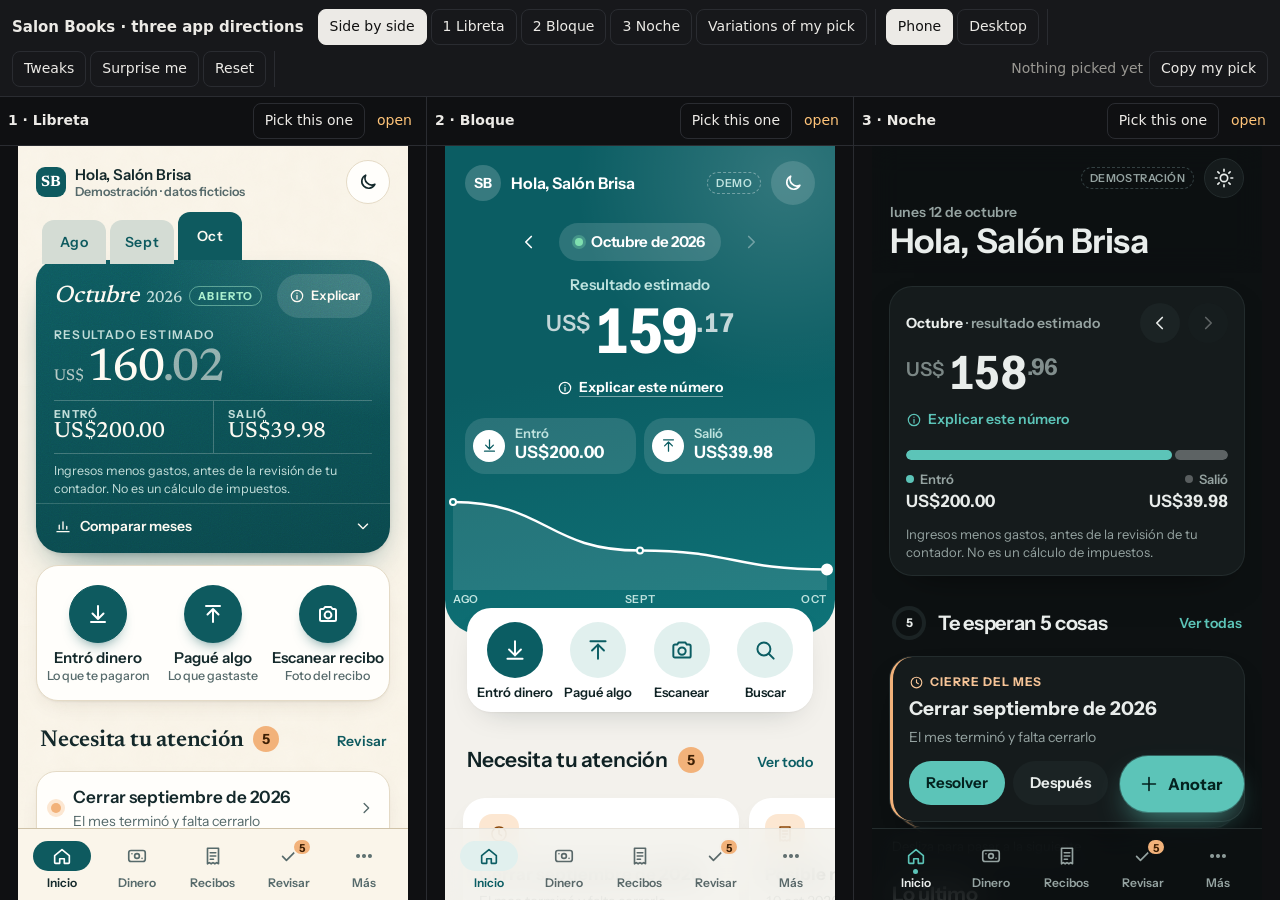
<file: index.html>
<!doctype html>
<html lang="en">
<head>
<meta charset="utf-8"><meta name="viewport" content="width=device-width,initial-scale=1">
<title>Salon Books · Studio</title><meta name="robots" content="noindex, nofollow">
<style>
:root{--bg:#0f1012;--bar:#17181b;--line:#2a2c31;--txt:#eceae6;--mut:#9a9893;--acc:#ffc479;--pick:#3ddc84}
*{box-sizing:border-box;margin:0;padding:0}
body{background:var(--bg);color:var(--txt);font:14px/1.4 system-ui,sans-serif;height:100vh;display:flex;flex-direction:column;overflow:hidden}
button,select{font:inherit;color:var(--txt);background:transparent;border:1px solid var(--line);border-radius:8px;padding:7px 11px;min-height:36px;cursor:pointer}
button:hover,select:hover{border-color:#5b5e65}
button[aria-pressed="true"]{background:var(--txt);color:#111;border-color:var(--txt)}
select{background:#1b1c20}
.bar{display:flex;flex-wrap:wrap;align-items:center;gap:6px;padding:9px 12px;background:var(--bar);border-bottom:1px solid var(--line)}
.bar b{margin-right:8px;font-size:15px}
.bar .grp{display:flex;gap:4px;padding-right:8px;margin-right:4px;border-right:1px solid var(--line)}
.bar .sp{flex:1}
.bar .pickinfo{color:var(--mut)}
.bar .pickinfo strong{color:var(--pick)}
.grid{flex:1;display:grid;grid-template-columns:repeat(3,1fr);gap:1px;background:var(--line);min-height:0}
.col{background:var(--bg);display:flex;flex-direction:column;min-height:0;position:relative}
.col.picked{box-shadow:inset 0 0 0 2px var(--pick)}
.ch{display:flex;align-items:center;gap:6px;padding:6px 8px;border-bottom:1px solid var(--line);min-height:46px;flex-wrap:wrap}
.ch .t{font-weight:600;margin-right:auto}
.ch .t small{color:var(--mut);font-weight:400;margin-left:6px}
.ch .pk.on{background:var(--pick);color:#06240f;border-color:var(--pick)}
.ch a{color:var(--acc);text-decoration:none;padding:7px 6px}
.frame{flex:1;position:relative;overflow:hidden}
.frame iframe{border:0;position:absolute;top:0;left:0;transform-origin:0 0;background:#fff}
.single .grid{grid-template-columns:1fr}
.single .col:not(.on){display:none}
.note{position:fixed;left:50%;bottom:18px;transform:translateX(-50%);background:#1d1f23;border:1px solid var(--line);padding:10px 16px;border-radius:10px;opacity:0;transition:opacity .2s;pointer-events:none}
.help{color:var(--mut);font-size:12px}
@media (max-width:819px){.bar{gap:4px;padding:6px 8px}.bar b{width:100%;font-size:14px}.bar .grp{padding-right:4px;margin-right:2px}.bar button,.bar select{padding:6px 9px;min-height:40px;font-size:13px}.ch{min-height:40px}.ch .t{font-size:13px}#views [data-v="all"]{display:none}}
</style>
</head>
<body>
<div class="bar">
  <b id="client"></b>
  <div class="grp" id="views"></div>
  <div class="grp"><button data-w="390" aria-pressed="true">Phone</button><button data-w="1440" aria-pressed="false">Desktop</button></div>
  <div class="grp"><button id="tw" type="button">Tweaks</button><button id="sur" type="button">Surprise me</button><button id="rst" type="button">Reset</button></div>
  <span class="sp"></span>
  <span class="pickinfo" id="pickinfo">Nothing picked yet</span>
  <button id="export" type="button">Copy my pick</button>
</div>
<div class="grid" id="grid"></div>
<div class="note" id="note"></div>
<script>
var CFG = {"slug":"salon-books","client":"Salon Books · three app directions","dirs":[{"id":"salon-books-d1","name":"Libreta","path":"d1-libreta/index.html"},{"id":"salon-books-d2","name":"Bloque","path":"d2-bloque/index.html"},{"id":"salon-books-d3","name":"Noche","path":"d3-noche/index.html"}]};
var W = 390, VIEW = 'all', KEY = 'studio-' + CFG.slug;
var store = {}; try { store = JSON.parse(localStorage.getItem(KEY) || '{}') } catch (e) { }
store.snaps = store.snaps || {}; store.cur = store.cur || {};
function save() { try { localStorage.setItem(KEY, JSON.stringify(store)) } catch (e) { } }
function note(t) { var n = document.getElementById('note'); n.textContent = t; n.style.opacity = 1; setTimeout(function () { n.style.opacity = 0 }, 1800) }
function enc(o) { return btoa(unescape(encodeURIComponent(JSON.stringify(o || {})))) }
document.getElementById('client').textContent = CFG.client;

// views: side by side, each direction, variations of the pick
var views = document.getElementById('views');
[['all', 'Side by side']].concat(CFG.dirs.map(function (d, i) { return [String(i), (i + 1) + ' ' + d.name] })).concat([['var', 'Variations of my pick']]).forEach(function (v) {
  var b = document.createElement('button'); b.dataset.v = v[0]; b.textContent = v[1]; b.setAttribute('aria-pressed', v[0] === 'all'); b.onclick = function () { setView(v[0]) }; views.appendChild(b);
});

var grid = document.getElementById('grid');
function frameCol(dir, idx, slot, settings, extra) {
  var c = document.createElement('div'); c.className = 'col'; c.dataset.i = idx; c.dataset.slot = slot;
  var ch = document.createElement('div'); ch.className = 'ch';
  ch.innerHTML = '<span class="t">' + (idx + 1) + ' · ' + dir.name + (extra ? '<small>' + extra + '</small>' : '') + '</span>';
  var f = document.createElement('div'); f.className = 'frame';
  var fr = document.createElement('iframe'); fr.title = dir.name; fr.dataset.dir = dir.id;
  fr.src = dir.path + '?tw=hidebtn' + (settings && Object.keys(settings).length ? '#tw=' + enc(settings) : '');
  f.appendChild(fr); c.appendChild(ch); c.appendChild(f);
  return { col: c, head: ch, frame: fr };
}
function buildAll() {
  grid.innerHTML = '';
  CFG.dirs.forEach(function (d, i) {
    var x = frameCol(d, i, 'main', store.cur[d.id]);
    var pk = document.createElement('button'); pk.className = 'pk' + (store.pick === d.id ? ' on' : ''); pk.textContent = store.pick === d.id ? 'Picked' : 'Pick this one'; pk.onclick = function () { store.pick = d.id; save(); buildAll(); setView(VIEW); note('Picked: ' + d.name) };
    var op = document.createElement('a'); op.href = d.path + '?tweaks=1' + (store.cur[d.id] && Object.keys(store.cur[d.id]).length ? '#tw=' + enc(store.cur[d.id]) : ''); op.target = '_blank'; op.textContent = 'open';
    x.head.appendChild(pk); x.head.appendChild(op);
    if (store.pick === d.id) x.col.classList.add('picked');
    grid.appendChild(x.col);
  });
  updatePick();
}
function buildVariations() {
  grid.innerHTML = '';
  var di = CFG.dirs.findIndex(function (d) { return d.id === store.pick }); if (di < 0) di = 0;
  var d = CFG.dirs[di], snaps = store.snaps[d.id] || {};
  ['A', 'B', 'C'].forEach(function (slot, k) {
    var key = (store.varSel || {})[d.id + slot];
    var settings = key === '__surprise' ? null : (key ? snaps[key] : (k === 0 ? store.cur[d.id] : null));
    var x = frameCol(d, di, slot, settings, 'variation ' + slot);
    var sel = document.createElement('select'); sel.setAttribute('aria-label', 'Variation ' + slot + ' settings');
    sel.innerHTML = '<option value="">' + (k === 0 ? 'Current settings' : 'Original') + '</option>' + Object.keys(snaps).map(function (n) { return '<option' + (n === key ? ' selected' : '') + '>' + n + '</option>' }).join('');
    sel.onchange = function () { store.varSel = store.varSel || {}; store.varSel[d.id + slot] = sel.value; save(); x.frame.contentWindow.postMessage({ tw: 'set', settings: sel.value ? snaps[sel.value] : (k === 0 ? store.cur[d.id] : {}) }, '*') };
    var sb = document.createElement('button'); sb.textContent = 'Surprise me'; sb.onclick = function () { x.frame.contentWindow.postMessage({ tw: 'surprise' }, '*') };
    var tb = document.createElement('button'); tb.textContent = 'Tweaks'; tb.onclick = function () { x.frame.contentWindow.postMessage({ tw: 'open' }, '*') };
    var mk = document.createElement('button'); mk.textContent = 'Use this one'; mk.onclick = function () { x.frame.contentWindow.postMessage({ tw: 'ping' }, '*'); store.cur[d.id] = x.last || settings || {}; save(); note('Variation ' + slot + ' is now the main version of ' + d.name) };
    x.head.appendChild(sel); x.head.appendChild(sb); x.head.appendChild(tb); x.head.appendChild(mk);
    x.frame.dataset.slot = slot; x.col.__x = x;
    grid.appendChild(x.col);
    if (key === '__surprise') x.frame.addEventListener('load', function () { x.frame.contentWindow.postMessage({ tw: 'surprise' }, '*') });
  });
}
function fit() { document.querySelectorAll('.frame').forEach(function (f) { var fr = f.querySelector('iframe'), w = f.clientWidth, h = f.clientHeight, s = Math.min(1, w / W); fr.style.width = W + 'px'; fr.style.height = (h / s) + 'px'; fr.style.transform = 'scale(' + s + ')'; fr.style.left = Math.max(0, (w - W * s) / 2) + 'px' }) }
function setView(v) {
  var wasVar = VIEW === 'var'; VIEW = v;
  document.querySelectorAll('[data-v]').forEach(function (b) { b.setAttribute('aria-pressed', b.dataset.v === v) });
  if (v === 'var') buildVariations(); else if (wasVar || !grid.children.length) buildAll();
  document.body.classList.toggle('single', v !== 'all' && v !== 'var');
  document.querySelectorAll('.col').forEach(function (c) { c.classList.toggle('on', c.dataset.i === v) });
  setTimeout(fit, 0);
}
function activeFrames() { return Array.prototype.filter.call(document.querySelectorAll('.col'), function (c) { return getComputedStyle(c).display !== 'none' }).map(function (c) { return c.querySelector('iframe') }) }
document.getElementById('tw').onclick = function () { var f = activeFrames(); if (f.length > 1 && VIEW === 'all') { note('Open one direction first (tabs above), or use Variations'); return } f.forEach(function (x) { x.contentWindow.postMessage({ tw: 'open' }, '*') }) };
document.getElementById('sur').onclick = function () { activeFrames().forEach(function (x) { x.contentWindow.postMessage({ tw: 'surprise' }, '*') }) };
document.getElementById('rst').onclick = function () { activeFrames().forEach(function (x) { x.contentWindow.postMessage({ tw: 'set', settings: {} }, '*') }) };
document.querySelectorAll('[data-w]').forEach(function (b) { b.onclick = function () { W = +b.dataset.w; document.querySelectorAll('[data-w]').forEach(function (x) { x.setAttribute('aria-pressed', x === b) }); fit() } });
addEventListener('resize', fit);
addEventListener('message', function (m) {
  var d = m.data || {}; if (!d.tw) return;
  var fr = Array.prototype.find.call(document.querySelectorAll('iframe'), function (f) { return f.contentWindow === m.source }); if (!fr) return;
  var dir = fr.dataset.dir;
  if (d.tw === 'changed') { if (fr.dataset.slot === 'A' || !fr.dataset.slot || fr.dataset.slot === 'main') { if (VIEW !== 'var' || fr.dataset.slot === 'A') { store.cur[dir] = d.settings; save() } } var col = fr.closest('.col'); if (col && col.__x) col.__x.last = d.settings; }
  if (d.tw === 'snapshot') { store.snaps[dir] = store.snaps[dir] || {}; store.snaps[dir][d.name] = d.settings; save(); note('Snapshot "' + d.name + '" saved. Use it in Variations.') }
});
function updatePick() { var d = CFG.dirs.find(function (x) { return x.id === store.pick }); document.getElementById('pickinfo').innerHTML = d ? 'Picked: <strong>' + d.name + '</strong>' : 'Nothing picked yet' }
document.getElementById('export').onclick = function () {
  var d = CFG.dirs.find(function (x) { return x.id === store.pick });
  var txt = CFG.client + '\nPicked direction: ' + (d ? d.name : '(none)') + '\nCurrent settings: ' + JSON.stringify(d ? store.cur[d.id] || {} : {}) + '\nSnapshots: ' + JSON.stringify(d ? store.snaps[d.id] || {} : {});
  navigator.clipboard.writeText(txt).then(function () { note('Copied. Paste it to Claude to lock it in.') });
};
buildAll(); setView(innerWidth < 820 ? '0' : 'all');
</script>
</body>
</html>
</file>
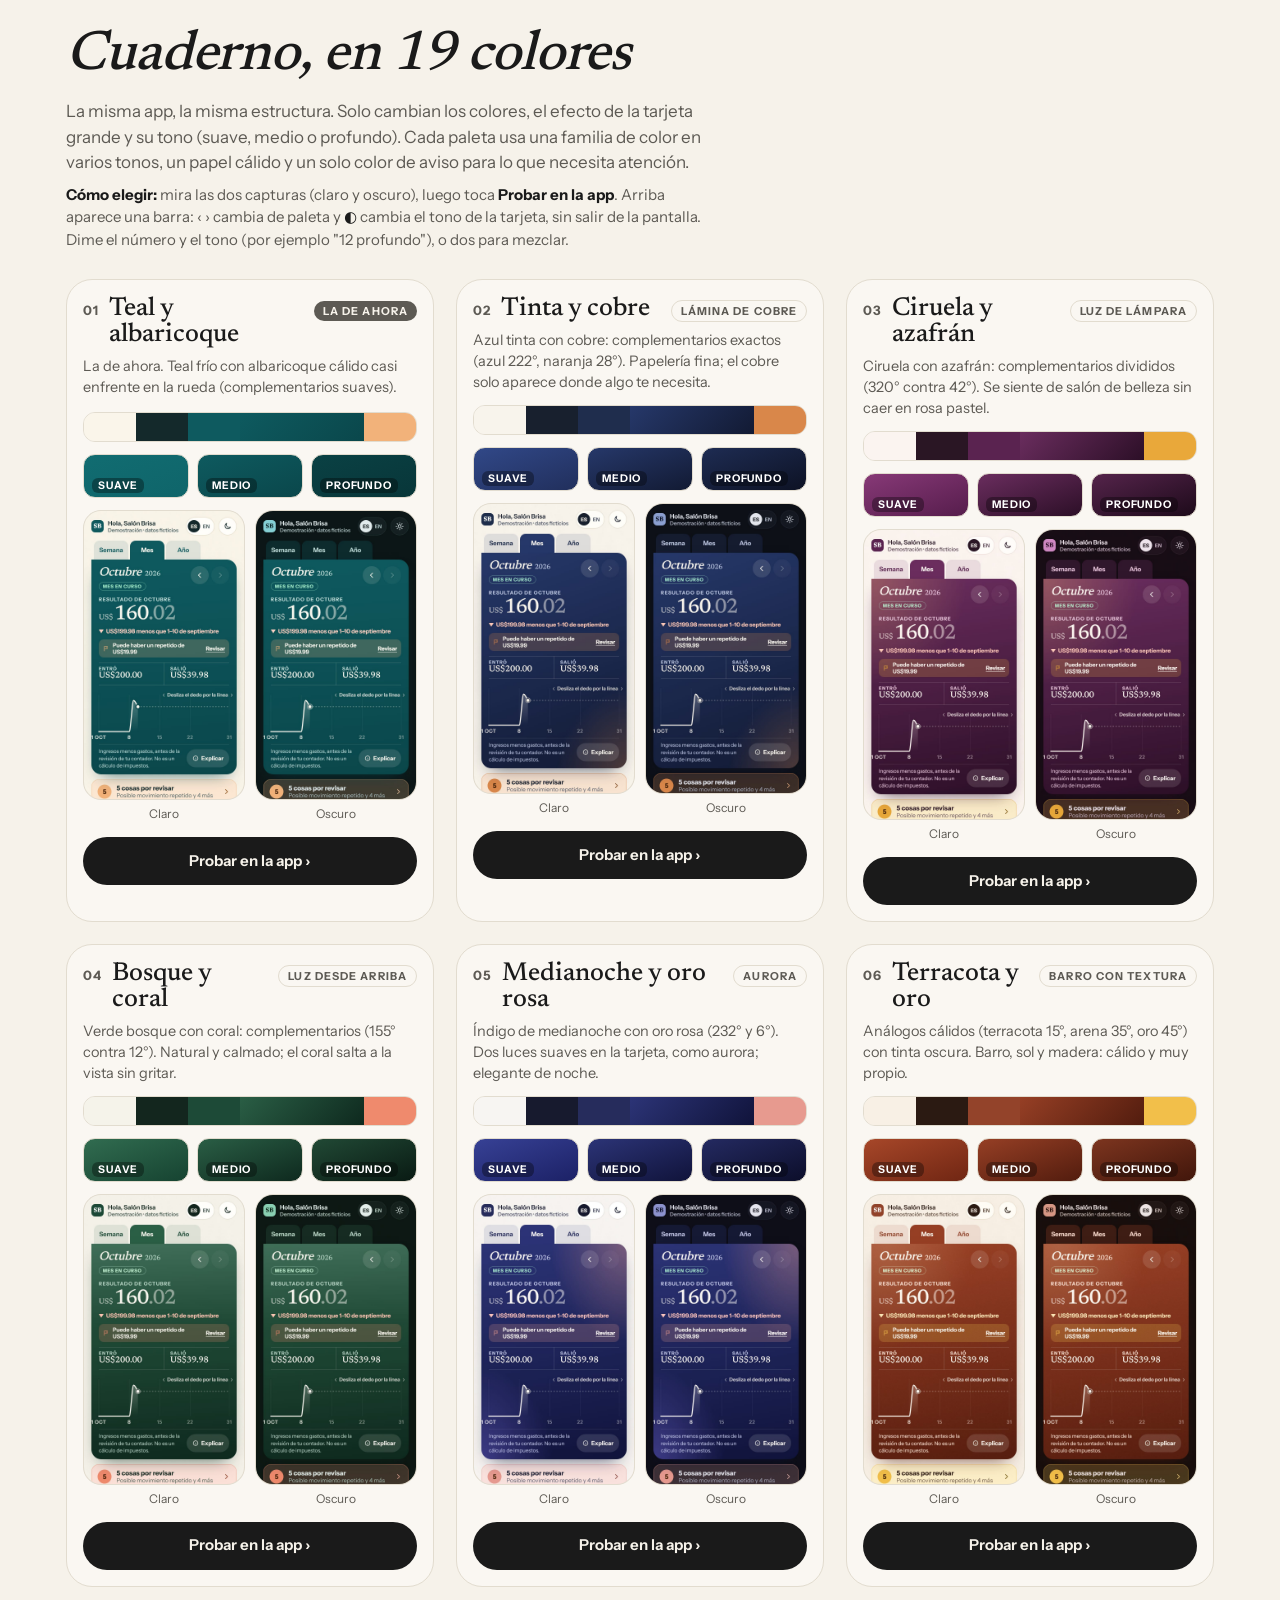
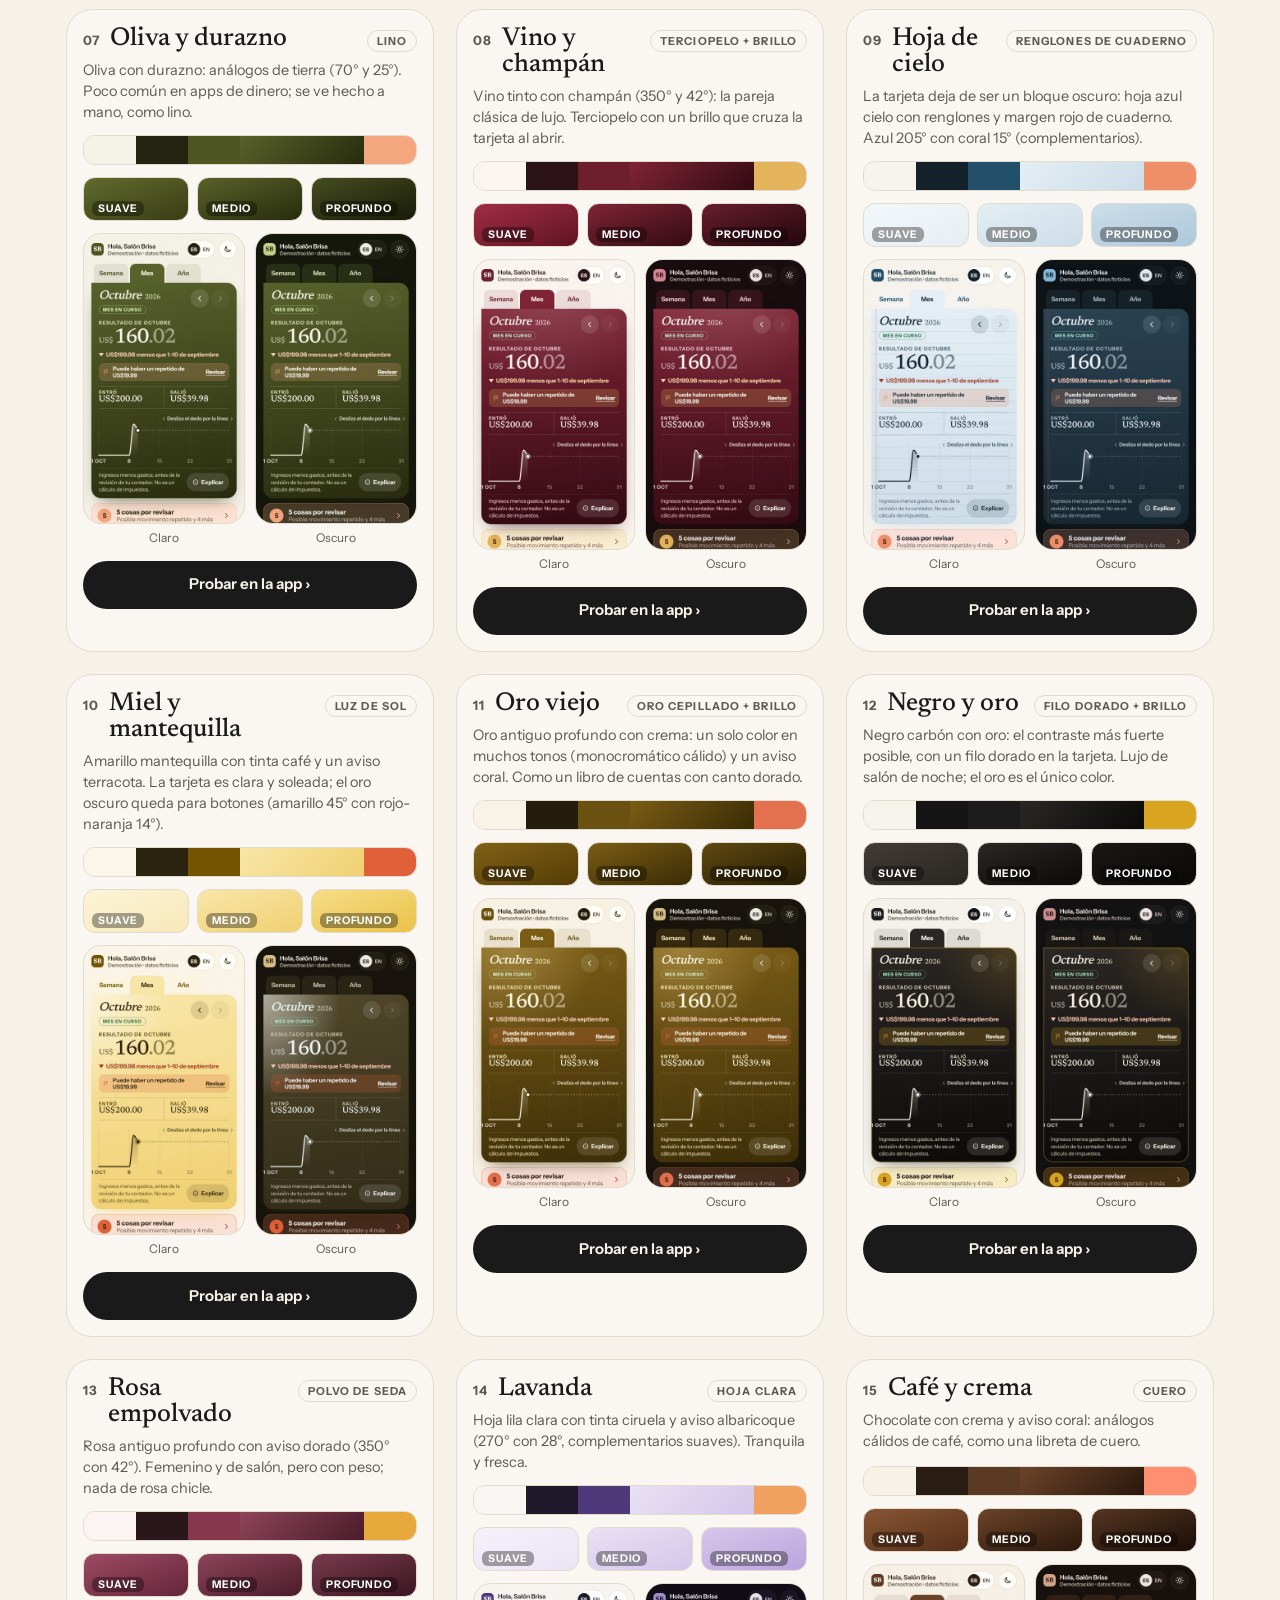
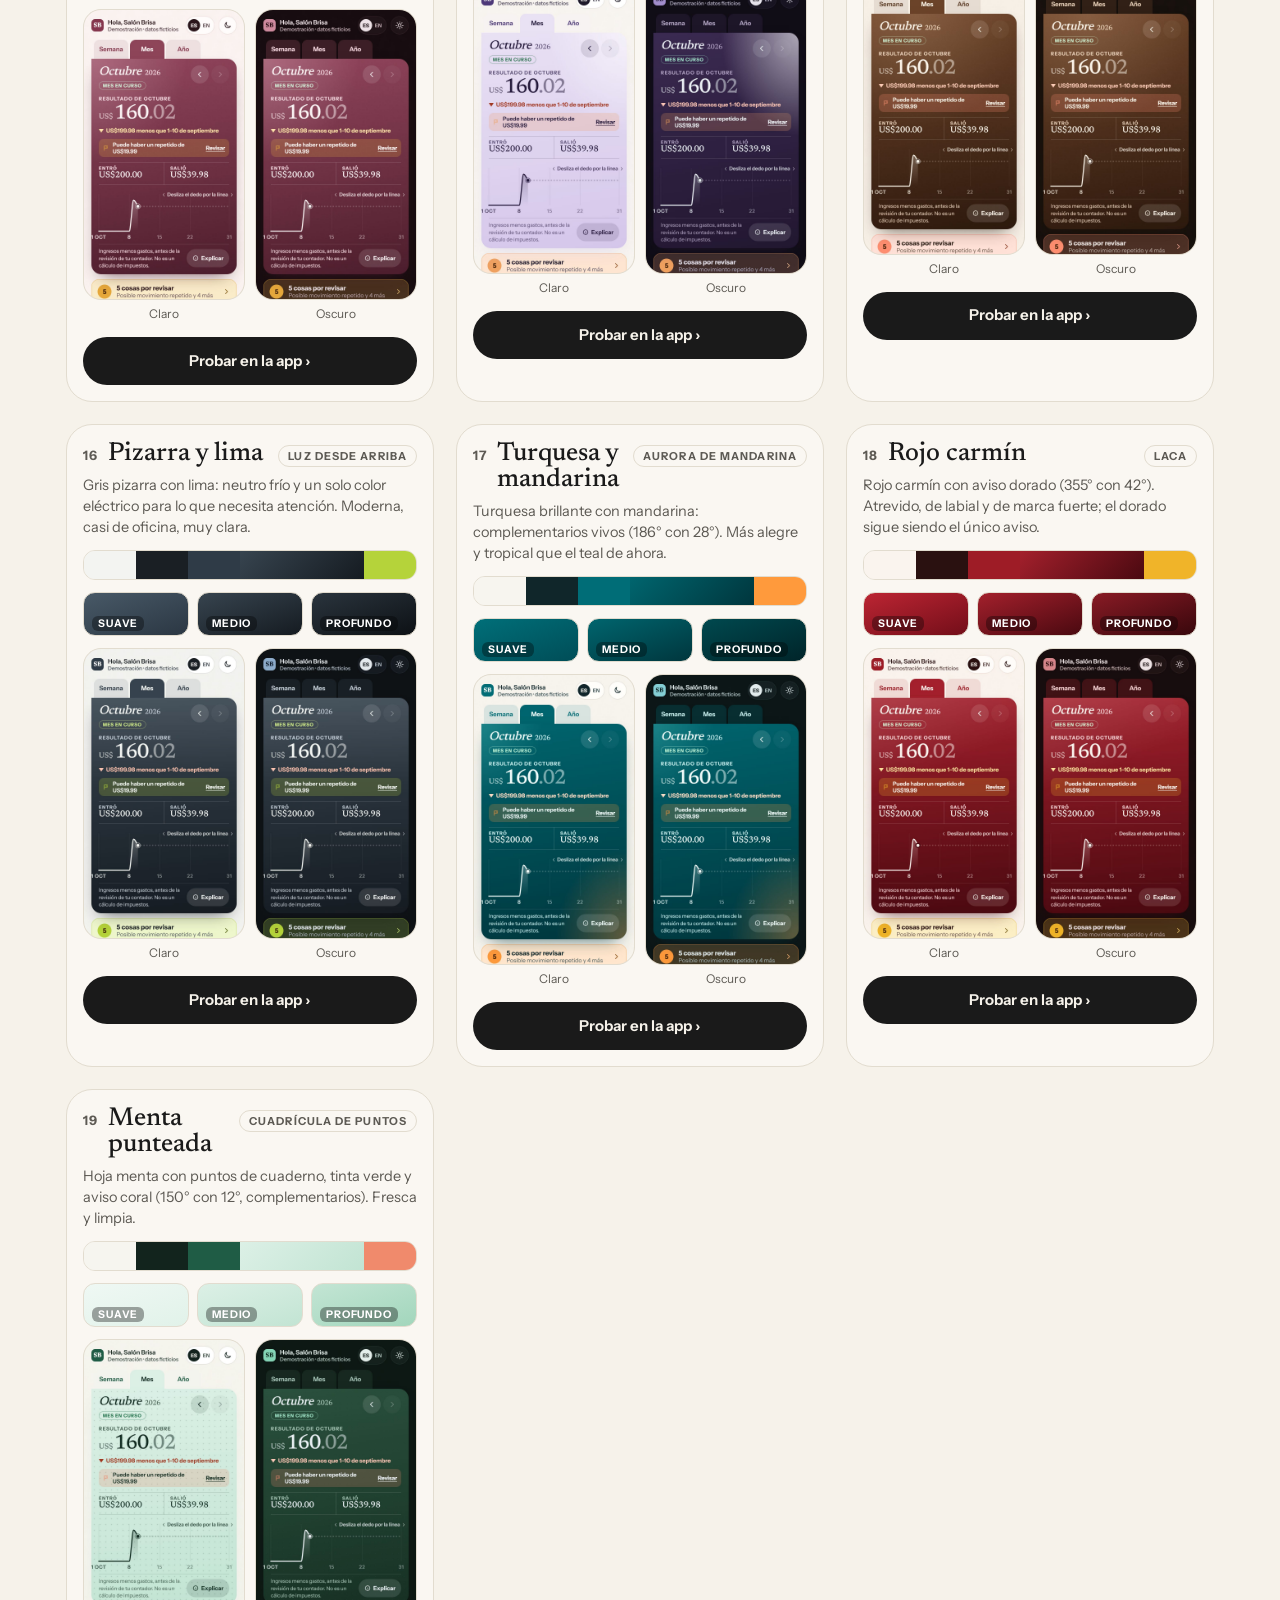
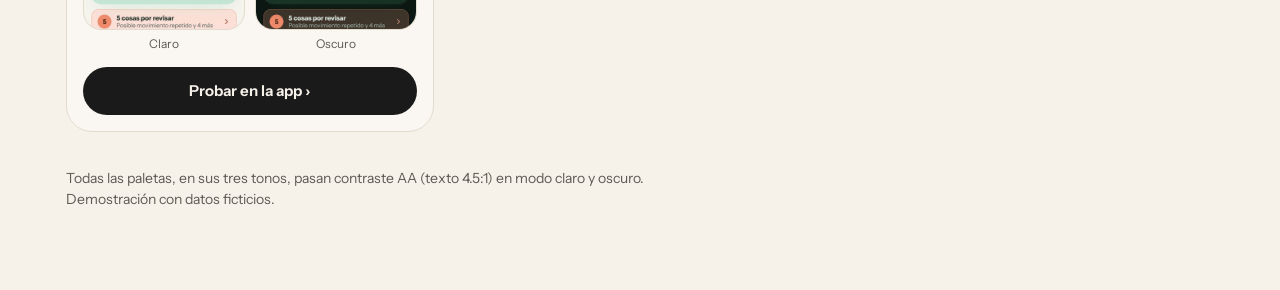
<file: colores/index.html>
<!doctype html>
<html lang="es">
<head>
<meta charset="utf-8">
<meta name="viewport" content="width=device-width,initial-scale=1,viewport-fit=cover">
<meta name="robots" content="noindex, nofollow">
<meta name="description" content="Salon Books · Cuaderno colour options (fictional demo data).">
<meta name="theme-color" content="#f6f2ea">
<title>Cuaderno · paletas</title>
<link rel="stylesheet" href="../_lib/base.css">
<script src="../_lib/palettes.js"></script>
<style>
:root{--bg:#f6f2ea;--text:#1a1a1a;--muted:#5d5a54;--line:#e2dccf}
@media (prefers-color-scheme:dark){:root:not([data-theme=light]){--bg:#121110;--text:#eeeae2;--muted:#a8a29a;--line:#2a2724}}
body{background:var(--bg);color:var(--text);margin:0;font-family:var(--font-sans)}
body::before{display:none}
.wrap{max-width:1180px;margin:0 auto;padding:28px 16px 80px}
h1{font:500 clamp(34px,8vw,56px)/1.02 var(--font-serif);font-style:italic;letter-spacing:-.02em;margin:0}
.lede{max-width:640px;font-size:17px;line-height:1.5;color:var(--muted);margin:14px 0 8px}
.how{font-size:15px;line-height:1.5;color:var(--muted);max-width:640px;margin:0 0 28px}
.how b{color:var(--text)}
.grid{display:grid;gap:22px;grid-template-columns:repeat(auto-fill,minmax(min(100%,340px),1fr))}
.pal{border:1px solid var(--line);border-radius:26px;padding:16px;background:color-mix(in srgb,var(--bg) 60%,#fff 40%);scroll-margin-top:16px}
@media (prefers-color-scheme:dark){.pal{background:color-mix(in srgb,var(--bg) 85%,#fff 15%)}}
.pal:target{outline:3px solid var(--text);outline-offset:3px}
.ph{display:flex;align-items:baseline;gap:10px;flex-wrap:wrap}
.num{font:700 13px var(--font-sans);color:var(--muted);letter-spacing:.08em}
.ph h2{font:500 26px var(--font-serif);margin:0;flex:1;min-width:0}
.fx{font:700 11px var(--font-sans);letter-spacing:.1em;text-transform:uppercase;border:1px solid var(--line);border-radius:99px;padding:3px 9px;color:var(--muted)}
.theory{font-size:14.5px;line-height:1.45;color:var(--muted);margin:8px 0 12px;min-height:3em}
.sw{display:flex;height:30px;border-radius:12px;overflow:hidden;margin-bottom:12px;border:1px solid var(--line)}
.sw i{flex:1}.sw i.big{flex:2.4}
.shots{display:grid;grid-template-columns:1fr 1fr;gap:10px}
.shots figure{margin:0}
.shots img{display:block;width:100%;aspect-ratio:390/700;object-fit:cover;object-position:top;border-radius:18px;border:1px solid var(--line);background:var(--line)}
.shots figcaption{font-size:12px;color:var(--muted);text-align:center;margin-top:5px}
.try{display:flex;align-items:center;justify-content:center;gap:8px;margin-top:14px;min-height:48px;border-radius:99px;background:var(--text);color:var(--bg);font-weight:650;text-decoration:none;font-size:15px}
.cur{font:700 11px var(--font-sans);letter-spacing:.1em;text-transform:uppercase;color:var(--bg);background:var(--muted);border-radius:99px;padding:3px 9px}
.shades{display:grid;grid-template-columns:repeat(3,1fr);gap:8px;margin:0 0 12px}.shades div{height:44px;border-radius:12px;border:1px solid var(--line);display:flex;align-items:flex-end;padding:4px 8px;font:700 10.5px var(--font-sans);letter-spacing:.08em;text-transform:uppercase}
.foot{margin-top:36px;font-size:14px;color:var(--muted);max-width:640px;line-height:1.5}
</style>
</head>
<body>
<main class="wrap">
  <h1 id="h">Cuaderno, en colores</h1>
  <p class="lede">La misma app, la misma estructura. Solo cambian los colores, el efecto de la tarjeta grande y su tono (suave, medio o profundo). Cada paleta usa una familia de color en varios tonos, un papel cálido y un solo color de aviso para lo que necesita atención.</p>
  <p class="how"><b>Cómo elegir:</b> mira las dos capturas (claro y oscuro), luego toca <b>Probar en la app</b>. Arriba aparece una barra: ‹ › cambia de paleta y <b>◐</b> cambia el tono de la tarjeta, sin salir de la pantalla. Dime el número y el tono (por ejemplo "12 profundo"), o dos para mezclar.</p>
  <div class="grid" id="grid"></div>
  <p class="foot">Todas las paletas, en sus tres tonos, pasan contraste AA (texto 4.5:1) en modo claro y oscuro. Demostración con datos ficticios.</p>
</main>
<script>
document.getElementById('grid').innerHTML = (window.SB_PALETTES || []).map(function (p, i) {
  var s = p.sw;
  return '<article class="pal" id="' + p.id + '"><div class="ph"><span class="num">' + String(i + 1).padStart(2, '0') + '</span><h2>' + p.name + '</h2>' + (p.id === 'actual' ? '<span class="cur">la de ahora</span>' : '<span class="fx">' + p.fx + '</span>') + '</div>' +
    '<p class="theory">' + p.theory + '</p>' +
    '<div class="sw" aria-hidden="true"><i style="background:' + s[0] + '"></i><i style="background:' + s[1] + '"></i><i style="background:' + s[2] + '"></i><i class="big" style="background:linear-gradient(135deg,' + s[3] + ',' + s[4] + ')"></i><i style="background:' + s[5] + '"></i></div>' +
    '<div class="shades">' + ['suave','medio','profundo'].map(function (k) { var c = p.sh[k]; return '<div style="background:linear-gradient(160deg,' + c[0] + ',' + c[1] + ');color:' + p.sw[k === 'suave' && 0 ? 1 : 0] + '"><span style="background:rgba(0,0,0,.35);color:#fff;border-radius:6px;padding:1px 6px">' + k + '</span></div>'; }).join('') + '</div>' +
    '<div class="shots"><figure><img loading="lazy" src="img/' + p.id + '-claro.jpg" alt="Inicio de ' + p.name + ' en modo claro"><figcaption>Claro</figcaption></figure><figure><img loading="lazy" src="img/' + p.id + '-oscuro.jpg" alt="Inicio de ' + p.name + ' en modo oscuro"><figcaption>Oscuro</figcaption></figure></div>' +
    '<a class="try" href="../v1-cuaderno/index.html?p=' + p.id + '">Probar en la app ›</a></article>';
}).join('');
document.getElementById('h').textContent = 'Cuaderno, en ' + SB_PALETTES.length + ' colores';
</script>
</body>
</html>
</file>
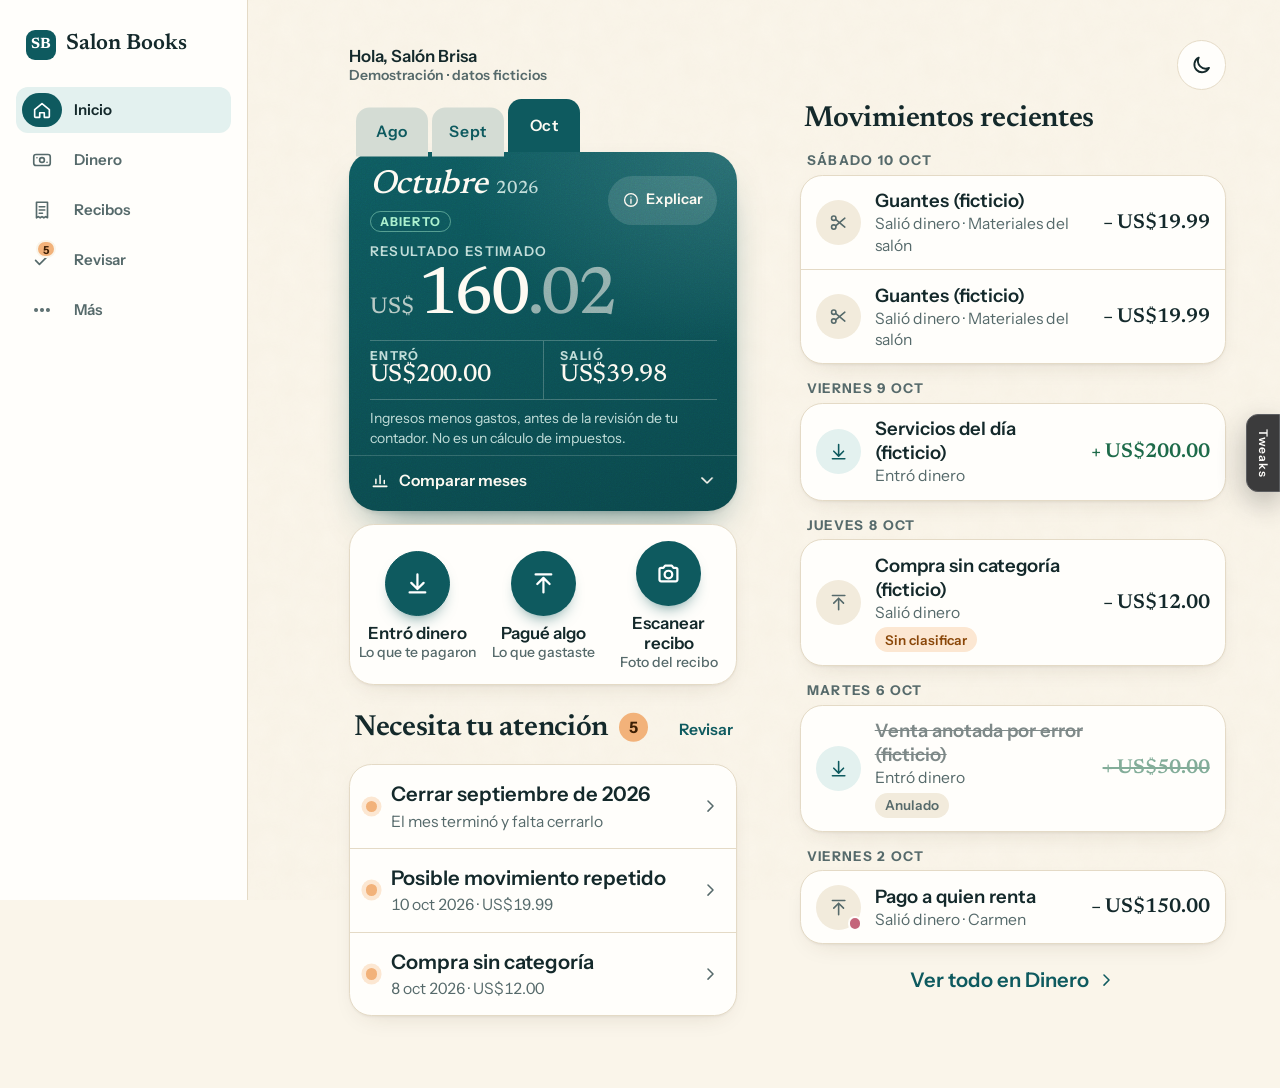
<file: d1-libreta/index.html>
<!doctype html>
<html lang="es" data-theme="light">
<head>
<meta charset="utf-8">
<meta name="viewport" content="width=device-width,initial-scale=1,viewport-fit=cover">
<meta name="robots" content="noindex, nofollow">
<meta name="description" content="Salon Books app design direction (fictional demo data).">
<meta name="theme-color" content="#faf5ea">
<title>Salon Books · Libreta</title>
<style>
@font-face{font-family:"Instrument Sans";src:url(fonts/instrument-sans-latin-wght-normal.woff2) format("woff2");font-weight:400 700;font-display:swap}
@font-face{font-family:"Newsreader";src:url(fonts/newsreader-latin-wght-normal.woff2) format("woff2");font-weight:200 800;font-display:swap}
:root{
  --bg:#faf5ea;--surface:#fffefb;--sunk:#f2ebdc;--text:#14292b;--muted:#566a6b;--line:#e4dac6;--line-strong:#cfc2a8;
  --action:#0e5a5f;--action-strong:#0a474b;--action-text:#fff;--tint:#e3f1ef;
  --accent:#f2b27a;--accent-tint:#fce7d2;--accent-ink:#8a4709;--ok:#1e6b4a;--ok-tint:#e1f1e8;--danger:#a12a2a;
  --card-bg:#0e5a5f;--card-bg2:#0a474b;--card-text:#fdfaf2;--card-muted:#bfdcd8;
  --chrome:#faf5ea;--shadow:0 1px 2px rgba(60,44,20,.06),0 8px 24px -12px rgba(60,44,20,.18);
  --font-sans:"Instrument Sans","Segoe UI",system-ui,sans-serif;--font-serif:"Newsreader",Charter,Georgia,serif;
  --num-size:58px;--grain:.10;--r-card:20px;--ease:cubic-bezier(.2,.8,.2,1);--spring:cubic-bezier(.34,1.4,.64,1);--sheet-ease:cubic-bezier(.32,.72,0,1);
}
:root[data-theme=dark]{
  --bg:#0f1817;--surface:#16211f;--sunk:#1c2826;--text:#ece5d6;--muted:#9fb0ac;--line:#26332f;--line-strong:#34433f;
  --action:#5fb7b0;--action-strong:#7cc9c2;--action-text:#06201e;--tint:#173533;
  --accent:#f2b27a;--accent-tint:#3a2716;--accent-ink:#f6c79c;--ok:#6cc59a;--ok-tint:#14302a;
  --card-bg:#11605f;--card-bg2:#0b4847;--card-text:#f4efe3;--card-muted:#a9d3cd;--chrome:#0f1817;
  --shadow:0 1px 2px rgba(0,0,0,.3),0 10px 30px -14px rgba(0,0,0,.6);
}
:root[data-card=ink]{--card-bg:#1d2a2c;--card-bg2:#121c1d;--card-muted:#b8c4c2}
:root[data-card=plum]{--card-bg:#5b2b4a;--card-bg2:#431f37;--card-muted:#e3c5d6}
:root[data-card=paper]{--card-bg:var(--surface);--card-bg2:var(--sunk);--card-text:var(--text);--card-muted:var(--muted)}
*{box-sizing:border-box}
html{background:var(--bg);color:var(--text);font-family:var(--font-sans);-webkit-text-size-adjust:100%;-webkit-tap-highlight-color:transparent}
body{margin:0;min-height:100dvh;font-size:17px;line-height:1.5;background:var(--bg)}
body::before{content:"";position:fixed;inset:0;pointer-events:none;opacity:var(--grain);z-index:0;mix-blend-mode:multiply;background-image:url("data:image/svg+xml,%3Csvg xmlns='http://www.w3.org/2000/svg' width='240' height='240'%3E%3Cfilter id='p'%3E%3CfeTurbulence type='fractalNoise' baseFrequency='.05' numOctaves='5'/%3E%3CfeColorMatrix values='0 0 0 0 .55 0 0 0 0 .45 0 0 0 0 .3 0 0 0 .8 0'/%3E%3C/filter%3E%3Crect width='100%25' height='100%25' filter='url(%23p)'/%3E%3C/svg%3E")}
:root[data-theme=dark] body::before{mix-blend-mode:soft-light}
h1,h2,h3{margin:0;line-height:1.15;font-weight:600}
h1,h2{font-family:var(--font-serif)}
p{margin:0}
a{color:var(--action)}
button{font:inherit;color:inherit}
.ic{width:22px;height:22px;flex:none}
:focus-visible{outline:3px solid var(--action);outline-offset:2px;border-radius:10px}
.sr{position:absolute;width:1px;height:1px;overflow:hidden;clip:rect(0 0 0 0)}

/* shell */
.app{position:relative;z-index:1;min-height:100dvh}
.screen{max-width:560px;margin:0 auto;padding:max(14px,env(safe-area-inset-top)) 18px calc(108px + env(safe-area-inset-bottom))}
.nav{position:fixed;left:0;right:0;bottom:0;z-index:20;display:flex;justify-content:space-around;padding:8px 6px calc(8px + env(safe-area-inset-bottom));background:color-mix(in srgb,var(--bg) 86%,transparent);backdrop-filter:blur(16px) saturate(1.3);-webkit-backdrop-filter:blur(16px) saturate(1.3);border-top:1px solid var(--line);view-transition-name:tabbar}
.brand{display:none}
.tab{flex:1;max-width:84px;display:flex;flex-direction:column;align-items:center;gap:3px;text-decoration:none;color:var(--muted);font-size:12px;font-weight:600;min-height:52px;padding-top:4px;transition:color .2s}
.tab-ic{position:relative;display:grid;place-items:center;width:58px;height:30px;border-radius:99px;transition:background .3s var(--ease),transform .3s var(--spring)}
.tab.on{color:var(--text)}
.tab.on .tab-ic{background:var(--action);color:var(--action-text)}
.tab:active .tab-ic{transform:scale(.9)}
.badge{position:absolute;top:-3px;right:6px;min-width:18px;height:18px;padding:0 5px;border-radius:9px;background:var(--accent);color:#3d1f04;font-size:11px;font-weight:700;display:grid;place-items:center;border:2px solid var(--bg)}
@media (min-width:960px){
  .screen{max-width:1080px;margin-left:264px;padding:36px 48px 64px}
  .nav{top:0;right:auto;width:248px;flex-direction:column;justify-content:flex-start;gap:4px;padding:28px 16px;border-top:0;border-right:1px solid var(--line);background:var(--surface)}
  .brand{display:flex;align-items:center;gap:10px;font-family:var(--font-serif);font-size:22px;font-weight:600;padding:0 10px 22px}
  .tab{flex:none;max-width:none;flex-direction:row;gap:12px;font-size:15px;min-height:46px;padding:0 6px;border-radius:12px}
  .tab-ic{width:40px;height:34px}
  .tab.on{background:var(--tint)}
}
.mark{display:inline-grid;place-items:center;width:30px;height:30px;border-radius:9px;background:var(--action);color:var(--action-text);font:700 15px var(--font-serif)}

/* top */
.top{display:flex;align-items:center;gap:10px;min-height:44px}
.hello{display:flex;align-items:center;gap:9px;font-weight:600;font-size:15px;margin-right:auto}
.demo-chip{font-size:11px;font-weight:600;letter-spacing:.04em;text-transform:uppercase;color:var(--muted);border:1px dashed var(--line-strong);padding:2px 8px;border-radius:99px}
.icon-btn{display:grid;place-items:center;width:44px;height:44px;border-radius:50%;border:1px solid var(--line);background:var(--surface);cursor:pointer;transition:transform .2s var(--spring)}
.icon-btn:active{transform:scale(.9)}
@media (min-width:960px){.hello .mark{display:none}}

/* month heading (the page title of the ledger) */
.month-head{display:flex;align-items:center;gap:6px;margin:14px 0 14px}
.month-title{flex:1;text-align:center}
.mt-name{display:block;font-size:46px;font-weight:500;letter-spacing:-.02em;line-height:1;text-transform:capitalize}
.mt-year{display:block;margin-top:6px;font:600 12px var(--font-sans);letter-spacing:.12em;text-transform:uppercase;color:var(--muted)}
.mt-year b{color:var(--ok)}
.step{display:grid;place-items:center;width:44px;height:44px;border-radius:50%;border:1px solid var(--line);background:var(--surface);cursor:pointer;color:var(--text);transition:transform .2s var(--spring),opacity .2s}
.step:active{transform:scale(.88)}
.step[aria-disabled=true]{opacity:.35}

/* statement: the one bold block */
.statement{position:relative;overflow:hidden;border-radius:26px;padding:20px 20px 14px;color:var(--card-text);background:radial-gradient(120% 90% at 100% 0%,color-mix(in srgb,var(--card-bg) 70%,#fff 12%),transparent 60%),linear-gradient(160deg,var(--card-bg),var(--card-bg2));box-shadow:0 18px 40px -22px color-mix(in srgb,var(--card-bg2) 90%,transparent),0 2px 4px rgba(0,0,0,.08);touch-action:pan-y}
:root[data-card=paper] .statement{border:1px solid var(--line)}
.statement::after{content:"";position:absolute;inset:0;pointer-events:none;opacity:.18;mix-blend-mode:overlay;background-image:url("data:image/svg+xml,%3Csvg xmlns='http://www.w3.org/2000/svg' width='160' height='160'%3E%3Cfilter id='n'%3E%3CfeTurbulence type='fractalNoise' baseFrequency='.9' numOctaves='3'/%3E%3C/filter%3E%3Crect width='100%25' height='100%25' filter='url(%23n)'/%3E%3C/svg%3E")}
.st-top{display:flex;align-items:center;justify-content:space-between;gap:10px}
.st-label{font-size:13px;font-weight:600;letter-spacing:.1em;text-transform:uppercase;color:var(--card-muted)}
.st-explain{display:inline-flex;align-items:center;gap:6px;border:0;background:color-mix(in srgb,var(--card-text) 12%,transparent);color:var(--card-text);border-radius:99px;padding:0 12px;min-height:36px;font-size:13px;font-weight:600;cursor:pointer}
.st-explain .ic{width:16px;height:16px}
.st-num{font-family:var(--font-serif);font-size:var(--num-size);font-weight:500;letter-spacing:-.025em;line-height:1.05;margin:10px 0 2px;font-variant-numeric:tabular-nums lining-nums}
.cu-cur{font-size:.42em;font-weight:500;letter-spacing:0;margin-right:.12em;vertical-align:.62em;opacity:.8}
.cu-dec{font-size:.5em;vertical-align:.58em;margin-left:.04em;opacity:.85}
:root[data-cents=same] .cu-dec{font-size:1em;vertical-align:0;opacity:1}
:root[data-cents=hide] .cu-dec{display:none}
.st-split{display:grid;grid-template-columns:1fr 1fr;gap:10px;margin-top:12px}
.st-split button{display:flex;flex-direction:column;align-items:flex-start;gap:2px;text-align:left;border:0;border-radius:16px;padding:10px 12px;min-height:60px;background:color-mix(in srgb,var(--card-text) 9%,transparent);color:var(--card-text);cursor:pointer;transition:transform .2s var(--spring),background .2s}
.st-split button:active{transform:scale(.97)}
.st-split span{display:flex;align-items:center;gap:5px;font-size:13px;color:var(--card-muted);font-weight:600}
.st-split span .ic{width:16px;height:16px}
.st-split b{font:600 20px var(--font-serif);font-variant-numeric:tabular-nums}
.st-chart{margin-top:12px}
.chart{display:block;width:100%;height:auto;overflow:visible}
.bar-in{fill:var(--card-text);opacity:.92}
.bar-out{fill:var(--card-text);opacity:.32}
.bar-g:not(.on) .bar-in{opacity:.5}
.bar-g:not(.on) .bar-out{opacity:.22}
.bar-out{opacity:.45}
.bar-l{font:600 11px var(--font-sans);fill:var(--card-muted);letter-spacing:.06em;text-transform:uppercase}
.bar-g.on .bar-l{fill:var(--card-text)}
.bars .bar{transform-box:fill-box;transform-origin:bottom;animation:grow .8s var(--ease) both;animation-delay:calc(var(--i)*90ms + .15s)}
@keyframes grow{from{transform:scaleY(0)}}
.chart.line .ln{fill:none;stroke:var(--card-text);stroke-width:2.5;vector-effect:non-scaling-stroke;stroke-dasharray:1;stroke-dashoffset:1;animation:draw 1.1s var(--ease) .2s forwards}
.chart.line .ln-area{fill:var(--card-text);opacity:.1}
.ln-dot{fill:var(--card-bg);stroke:var(--card-text);stroke-width:2}
.ln-dot.on{fill:var(--card-text)}
@keyframes draw{to{stroke-dashoffset:0}}
:root[data-chart=none] .st-chart{display:none}
.st-legend{display:flex;gap:14px;font-size:12px;color:var(--card-muted);margin-top:4px}
.st-legend i{display:inline-block;width:9px;height:9px;border-radius:3px;background:var(--card-text);margin-right:5px;vertical-align:-1px}
.st-legend i.o{opacity:.35}
:root[data-chart=line] .st-legend{display:none}
.st-note{font-size:13px;color:var(--muted);margin:10px 4px 0;line-height:1.45}

/* round icon actions */
.actions{display:grid;grid-template-columns:repeat(3,1fr);gap:8px;margin:22px 0 6px}
.act{display:flex;flex-direction:column;align-items:center;gap:8px;text-decoration:none;color:var(--text);font-size:14px;font-weight:600;text-align:center;line-height:1.2;-webkit-user-select:none;user-select:none}
.act-c{display:grid;place-items:center;width:64px;height:64px;border-radius:50%;background:var(--surface);border:1px solid var(--line);box-shadow:var(--shadow);color:var(--action);transition:transform .25s var(--spring),box-shadow .25s}
.act-c .ic{width:26px;height:26px}
.act:active .act-c{transform:scale(.9);box-shadow:none}
.act.primary .act-c{background:var(--action);border-color:var(--action);color:var(--action-text)}
:root[data-act=squircle] .act-c{border-radius:22px}
:root[data-act=pills] .actions{grid-template-columns:1fr;gap:8px}
:root[data-act=pills] .act{flex-direction:row;gap:14px;background:var(--surface);border:1px solid var(--line);border-radius:18px;padding:8px 14px 8px 8px;box-shadow:var(--shadow);font-size:16px}
:root[data-act=pills] .act-c{width:46px;height:46px;box-shadow:none}

/* sections */
.sec{margin-top:28px}
.sec-h{display:flex;align-items:baseline;gap:10px;margin:0 4px 10px}
.sec-h h2{font-size:23px;font-weight:600;letter-spacing:-.01em}
.sec-h .more-link{margin-left:auto;font-size:14px;font-weight:600;text-decoration:none;min-height:44px;display:inline-flex;align-items:center}
.count{display:inline-grid;place-items:center;min-width:26px;height:26px;padding:0 8px;border-radius:99px;background:var(--accent);color:#3d1f04;font:700 14px var(--font-sans);transform:translateY(-2px)}
.need-list,.rows{list-style:none;margin:0;padding:0}
.need-list{background:var(--surface);border-radius:var(--r-card);box-shadow:var(--shadow);border:1px solid var(--line);overflow:hidden}
.need{display:flex;align-items:center;gap:12px;width:100%;border:0;background:none;text-align:left;padding:13px 14px;min-height:64px;cursor:pointer;transition:background .2s}
.need-list li+li .need{border-top:1px solid var(--line)}
.need:active{background:var(--sunk)}
.need-dot{width:10px;height:10px;border-radius:50%;background:var(--accent);box-shadow:0 0 0 4px var(--accent-tint);flex:none}
.need-main{flex:1;display:flex;flex-direction:column;min-width:0}
.need-title{font-weight:600}
.need-sub{font-size:14px;color:var(--muted);font-variant-numeric:tabular-nums}
.need-chev{color:var(--muted);width:18px;height:18px}
:root[data-tw-need=block] .need-list{background:var(--accent-tint);border-color:color-mix(in srgb,var(--accent) 50%,var(--line))}
:root[data-tw-need=block] .need-list li+li .need{border-top-color:color-mix(in srgb,var(--accent) 35%,transparent)}
:root[data-tw-need=quiet] .need-list{background:none;box-shadow:none;border:0;border-top:1px solid var(--line);border-radius:0}
.all-clear{display:flex;gap:12px;align-items:center;padding:16px;border-radius:var(--r-card);background:var(--ok-tint);color:var(--ok)}
.all-clear p{color:var(--text)}

/* ledger rows */
.day{margin-top:14px}
.day-h{display:flex;justify-content:space-between;margin:0 6px 6px;font:700 12px var(--font-sans);letter-spacing:.1em;text-transform:uppercase;color:var(--muted)}
.day-h span:first-child::first-letter{text-transform:uppercase}
.day-sum{font-variant-numeric:tabular-nums;letter-spacing:.02em}
:root[data-days=off] .day-h{display:none}
.rows{background:var(--surface);border:1px solid var(--line);border-radius:var(--r-card);box-shadow:var(--shadow);overflow:hidden}
.row{display:flex;align-items:center;gap:12px;width:100%;border:0;background:none;text-align:left;padding:12px 14px;min-height:64px;cursor:pointer;transition:background .2s}
.rows li+li .row{border-top:1px solid var(--line)}
.row:active{background:var(--sunk)}
.row.just{animation:just 1.6s var(--ease)}
@keyframes just{0%{background:var(--tint)}100%{background:transparent}}
.row-ic{position:relative;display:grid;place-items:center;width:40px;height:40px;border-radius:50%;background:var(--sunk);color:var(--muted);flex:none}
.row-ic .ic{width:19px;height:19px}
.row-ic.in{background:var(--tint);color:var(--action)}
.who-dot{position:absolute;right:-1px;bottom:-1px;width:13px;height:13px;border-radius:50%;background:var(--who);border:2px solid var(--surface)}
.row-main{flex:1;min-width:0;display:flex;flex-direction:column;align-items:flex-start}
.row-title{font-weight:600;line-height:1.3}
.row-sub{font-size:14px;color:var(--muted);line-height:1.35}
.row-amt{font:600 18px var(--font-serif);font-variant-numeric:tabular-nums;white-space:nowrap}
.row-amt.in{color:var(--ok)}
.is-void .row-title,.is-void .row-amt{text-decoration:line-through;opacity:.55}
.tag{display:inline-block;margin-top:4px;font-size:12px;font-weight:600;padding:2px 9px;border-radius:99px}
.tag-need{background:var(--accent-tint);color:var(--accent-ink)}
.tag-wait,.tag-void{background:var(--sunk);color:var(--muted)}
.tag-ok{background:var(--ok-tint);color:var(--ok)}
.see-all{display:flex;align-items:center;justify-content:center;gap:6px;min-height:48px;margin-top:8px;font-weight:600;text-decoration:none}
.see-all .ic{width:18px;height:18px}

/* desktop Inicio: two columns */
@media (min-width:960px){
  .home{display:grid;grid-template-columns:minmax(0,1.05fr) minmax(0,1fr);gap:0 40px;align-items:start}
  .home .top,.home .month-head{grid-column:1/-1}
  .home .month-head{justify-content:flex-start}
  .home .month-title{flex:none;text-align:left;order:-1;margin-right:auto}
  .home .col-r .sec:first-child{margin-top:0}
}

/* pages */
.page-h{display:flex;align-items:center;justify-content:space-between;gap:12px;margin:10px 0 6px}
.page-h h1{font-size:38px;font-weight:500;letter-spacing:-.02em}
.lede{color:var(--muted);margin-bottom:16px;max-width:52ch}
.btn{display:inline-flex;align-items:center;justify-content:center;gap:8px;min-height:48px;padding:0 20px;border-radius:99px;border:1px solid transparent;font-weight:650;font-size:16px;text-decoration:none;cursor:pointer;transition:transform .2s var(--spring),background .2s,box-shadow .2s}
.btn:active{transform:scale(.96)}
.btn .ic{width:19px;height:19px}
.btn-main{background:var(--action);color:var(--action-text);box-shadow:0 8px 18px -10px var(--action)}
.btn-quiet{background:var(--surface);border-color:var(--line-strong);color:var(--text)}
.btn-sm{min-height:44px;padding:0 16px;font-size:15px}
.search{display:flex;align-items:center;gap:10px;background:var(--surface);border:1px solid var(--line-strong);border-radius:16px;padding:0 14px;min-height:50px;transition:box-shadow .2s,border-color .2s}
.search:focus-within{border-color:var(--action);box-shadow:0 0 0 4px var(--tint)}
.search .ic{color:var(--muted)}
.search input{flex:1;border:0;background:none;font:inherit;color:var(--text);min-height:48px;outline:none}
.chips{display:flex;gap:8px}
.chips.scroll{overflow-x:auto;scrollbar-width:none;margin:12px -18px 4px;padding:2px 18px 6px;scroll-snap-type:x proximity}
.chips.scroll::-webkit-scrollbar{display:none}
.chips.wrap{flex-wrap:wrap}
.chip{position:relative;flex:none;display:inline-flex;align-items:center;gap:7px;min-height:44px;padding:0 15px;border-radius:99px;border:1px solid var(--line-strong);background:var(--surface);font-size:15px;font-weight:600;cursor:pointer;scroll-snap-align:start;transition:background .2s,color .2s,transform .2s var(--spring),border-color .2s}
.chip:active{transform:scale(.95)}
.chip .ic{width:18px;height:18px;color:var(--action)}
.chip.sel,.chip:has(input:checked){background:var(--text);color:var(--bg);border-color:var(--text)}
.chip.sel .ic,.chip:has(input:checked) .ic{color:inherit}
.chip input{position:absolute;opacity:0;pointer-events:none}
.chip:has(input:focus-visible){outline:3px solid var(--action);outline-offset:2px}
.chip.suggested{box-shadow:0 0 0 3px var(--accent-tint)}
.chip.who i{width:12px;height:12px;border-radius:50%;background:var(--who)}
.stepper{display:flex;align-items:center;justify-content:space-between;gap:8px;margin:10px 0 0}
.step-label{font:600 20px var(--font-serif);text-align:center;display:flex;flex-direction:column;line-height:1.2}
.step-label small{font:600 11px var(--font-sans);letter-spacing:.1em;text-transform:uppercase;color:var(--muted)}
.month-sum{display:grid;grid-template-columns:repeat(3,1fr);gap:8px;margin:12px 0 4px}
.month-sum button{border:1px solid var(--line);background:var(--surface);border-radius:16px;padding:10px;text-align:left;cursor:pointer;min-height:64px;display:flex;flex-direction:column;transition:transform .2s var(--spring)}
.month-sum button:active{transform:scale(.96)}
.month-sum span{font-size:12px;font-weight:600;color:var(--muted);text-transform:uppercase;letter-spacing:.08em}
.month-sum b{font:600 17px var(--font-serif);font-variant-numeric:tabular-nums}
.empty{text-align:center;padding:40px 10px;color:var(--muted);display:grid;justify-items:center;gap:10px}
.progress{height:10px;border-radius:99px;background:var(--sunk);overflow:hidden}
.progress span{display:block;height:100%;width:calc(var(--p)*100%);background:var(--action);border-radius:99px;transition:width .6s var(--ease)}
.progress-l{font-size:14px;color:var(--muted);margin:6px 2px 14px}
.receipt-grid{list-style:none;padding:0;margin:0;display:grid;grid-template-columns:repeat(auto-fill,minmax(150px,1fr));gap:12px}
.rcard{width:100%;border:1px solid var(--line);background:var(--surface);border-radius:18px;padding:10px;text-align:left;cursor:pointer;box-shadow:var(--shadow);display:flex;flex-direction:column;gap:8px;transition:transform .2s var(--spring)}
.rcard:active{transform:scale(.97)}
.rthumb{display:block;height:150px;overflow:hidden;border-radius:12px;background:var(--sunk);padding:10px 18px 0}
.receipt.thumb{width:100%;height:auto;filter:drop-shadow(0 4px 6px rgba(0,0,0,.12));transform:rotate(-2deg)}
.rmeta{display:flex;flex-direction:column;font-size:14px;align-items:flex-start}
.rmeta span{color:var(--muted)}
.set{margin-top:22px}
.set-h{font:700 12px var(--font-sans);letter-spacing:.1em;text-transform:uppercase;color:var(--muted);margin:0 4px 8px}
.seg{display:flex;gap:4px;padding:4px;border-radius:16px;background:var(--sunk);border:1px solid var(--line)}
.seg-b{position:relative;flex:1;display:flex;align-items:center;justify-content:center;gap:6px;min-height:46px;border-radius:12px;border:0;background:none;font-size:15px;font-weight:600;color:var(--muted);cursor:pointer;text-align:center;line-height:1.2;padding:4px 6px;transition:background .25s var(--ease),color .25s}
.seg-b .ic{width:17px;height:17px}
.seg-b.sel,.seg-b:has(input:checked){background:var(--surface);color:var(--text);box-shadow:0 1px 3px rgba(0,0,0,.12)}
.seg-b input{position:absolute;opacity:0;pointer-events:none}
.seg-b:has(input:focus-visible){outline:3px solid var(--action)}
.switch-row,.set-row{display:flex;align-items:center;justify-content:space-between;gap:12px;background:var(--surface);border:1px solid var(--line);border-radius:18px;padding:12px 14px;min-height:64px}
.switch-row>span,.set-row>span{display:flex;align-items:center;gap:12px;flex:1}
.switch-row small,.set-row small{display:block;color:var(--muted);font-size:14px}
.switch-row input{appearance:none;-webkit-appearance:none;width:52px;height:32px;border-radius:99px;background:var(--line-strong);position:relative;cursor:pointer;transition:background .25s;flex:none;margin:0}
.switch-row input::after{content:"";position:absolute;top:3px;left:3px;width:26px;height:26px;border-radius:50%;background:#fff;box-shadow:0 1px 3px rgba(0,0,0,.25);transition:transform .3s var(--spring)}
.switch-row input:checked{background:var(--action)}
.switch-row input:checked::after{transform:translateX(20px)}
.set-list{list-style:none;padding:0;margin:0;display:grid;gap:8px}
.who-row i{display:inline-block;width:10px;height:10px;border-radius:50%;background:var(--who);margin:0 4px 0 6px}
.who-row i:first-child{margin-left:0}
.demo-note{margin-top:24px;font-size:13px;color:var(--muted);border:1px dashed var(--line-strong);border-radius:14px;padding:10px 12px}

/* forms */
.back{display:inline-flex;align-items:center;gap:4px;min-height:44px;font-weight:600;text-decoration:none;margin-left:-6px}
.form{display:flex;flex-direction:column;gap:18px;margin-top:8px}
.field{display:flex;flex-direction:column;gap:7px;border:0;margin:0;padding:0;min-width:0}
.field>label,.field legend{font-weight:650;font-size:15px;padding:0}
.field input:not([type=radio]):not([type=checkbox]),.cat-more{font:inherit;color:var(--text);background:var(--surface);border:1px solid var(--control,#7d8a85);border-radius:14px;min-height:50px;padding:0 14px;transition:border-color .2s,box-shadow .2s;width:100%}
.field input:focus,.cat-more:focus{outline:none;border-color:var(--action);box-shadow:0 0 0 4px var(--tint)}
.amt{display:flex;align-items:baseline;gap:6px;border-bottom:2px solid var(--line-strong);padding:4px 2px 6px;transition:border-color .2s}
.amt:focus-within{border-color:var(--action)}
.amt-cur{font:500 26px var(--font-serif);color:var(--muted)}
.amt input{border:0!important;background:none!important;box-shadow:none!important;padding:0!important;font:500 52px var(--font-serif)!important;letter-spacing:-.02em;min-height:64px!important;font-variant-numeric:tabular-nums}
.amt-wrap.bad .amt{border-color:var(--danger);animation:shake .35s}
@keyframes shake{25%{transform:translateX(-6px)}75%{transform:translateX(6px)}}
.form-err{color:var(--danger);font-size:14px;font-weight:600}
.from-receipt input,.amt-wrap.from-receipt .amt{background:linear-gradient(var(--accent-tint),var(--accent-tint)) bottom/100% 0 no-repeat;animation:fill-in .9s var(--ease) both}
.from-receipt>label::after,.amt-wrap.from-receipt>label::after{content:"Leído del recibo";margin-left:8px;font-size:12px;font-weight:700;color:var(--accent-ink);background:var(--accent-tint);padding:2px 8px;border-radius:99px}
@keyframes fill-in{from{background-size:100% 100%}to{background-size:100% 0}}
.hint{font-size:14px;color:var(--muted)}
.cat-more{margin-top:4px}
.more summary{display:flex;align-items:center;gap:8px;min-height:48px;font-weight:650;color:var(--action);cursor:pointer;list-style:none}
.more summary::-webkit-details-marker{display:none}
.more[open] summary .ic{transform:rotate(45deg)}
.more summary .ic{transition:transform .3s var(--spring)}
.more-in{display:flex;flex-direction:column;gap:14px;padding:4px 0 6px}
.submit-bar{position:sticky;bottom:calc(84px + env(safe-area-inset-bottom));padding:10px 0;background:linear-gradient(transparent,var(--bg) 30%)}
.btn-save{width:100%;min-height:56px;font-size:17px;position:relative;overflow:hidden}
.btn-save .s-busy,.btn-save .s-ok{display:none}
.btn-save.saving .s-idle{display:none}
.btn-save.saving .s-busy{display:block;width:22px;height:22px;border-radius:50%;border:3px solid color-mix(in srgb,var(--action-text) 35%,transparent);border-top-color:var(--action-text);animation:spin .7s linear infinite}
.btn-save.saved{background:var(--ok);box-shadow:0 8px 18px -10px var(--ok)}
.btn-save.saved .s-idle{display:none}
.btn-save.saved .s-ok{display:inline-flex;align-items:center;gap:8px;animation:pop .4s var(--spring)}
@keyframes spin{to{transform:rotate(360deg)}}
@keyframes pop{from{transform:scale(.6);opacity:0}}
.receipt-pane{margin:6px 0 4px}
.receipt-frame{position:relative;display:block;width:100%;border:0;padding:18px 0 22px;border-radius:22px;background:radial-gradient(80% 70% at 50% 40%,#5b5348,#2f2a24);cursor:zoom-in;overflow:hidden;box-shadow:var(--shadow)}
.receipt-frame .receipt{display:block;width:62%;max-width:240px;height:auto;margin:0 auto;transform:rotate(-2.5deg);filter:drop-shadow(0 14px 18px rgba(0,0,0,.45))}
.scanline{position:absolute;left:0;right:0;top:0;height:70px;background:linear-gradient(transparent,color-mix(in srgb,var(--accent) 45%,transparent),transparent);opacity:0;pointer-events:none}
.reading .scanline{opacity:1;animation:scan 1.4s var(--ease) infinite}
@keyframes scan{from{transform:translateY(-70px)}to{transform:translateY(420px)}}
.read-status{display:flex;align-items:center;gap:8px;margin-top:10px;font-weight:600;font-size:15px;min-height:28px}
.read-status .ic{width:18px;height:18px}
.rs-read{display:none;color:var(--ok)}
.rs-reading{display:none;color:var(--accent-ink)}
.reading .rs-reading,.read .rs-read{display:inline-flex;align-items:center;gap:8px}
.reading .rs-reading .ic{animation:spin 1.6s linear infinite}
.reading .form{opacity:.5;pointer-events:none;filter:saturate(.5)}
@media (min-width:960px){
  .form-page.has-receipt{display:grid;grid-template-columns:minmax(0,.9fr) minmax(0,1fr);gap:0 40px;align-items:start}
  .form-page.has-receipt .back,.form-page.has-receipt .page-h{grid-column:1/-1}
  .form-page.has-receipt .receipt-pane{position:sticky;top:30px}
  .form-page:not(.has-receipt) .form{max-width:560px}
  .submit-bar{bottom:0}
}

/* sheets, toast */
.sheet-wrap{position:fixed;inset:0;z-index:50}
.scrim{position:absolute;inset:0;background:rgba(14,22,22,.42);opacity:0;transition:opacity .3s}
.sheet{position:absolute;left:0;right:0;bottom:0;max-height:90dvh;overflow:auto;overscroll-behavior:contain;background:var(--bg);border-radius:28px 28px 0 0;padding:8px 18px calc(18px + env(safe-area-inset-bottom));transform:translateY(105%);transition:transform .42s var(--sheet-ease);box-shadow:0 -10px 40px rgba(0,0,0,.2)}
.sheet-wrap.open .scrim{opacity:1}
.sheet-wrap.open .sheet{transform:none}
.grab{width:42px;height:5px;border-radius:9px;background:var(--line-strong);margin:4px auto 10px;cursor:grab;touch-action:none}
@media (min-width:960px){.sheet{left:50%;right:auto;bottom:auto;top:50%;width:520px;border-radius:28px;transform:translate(-50%,-46%) scale(.96);opacity:0;transition:transform .35s var(--sheet-ease),opacity .25s}.sheet-wrap.open .sheet{transform:translate(-50%,-50%);opacity:1}.grab{display:none}}
.sh-body{display:flex;flex-direction:column;gap:12px}
.sh-kicker{font:700 12px var(--font-sans);letter-spacing:.1em;text-transform:uppercase;color:var(--muted);display:flex;align-items:center;gap:6px}
.sh-kicker.need{color:var(--accent-ink)}
.sh-kicker .ic{width:16px;height:16px}
.sh-title{font-size:26px;font-weight:600}
.sh-amount{font:500 40px var(--font-serif);font-variant-numeric:tabular-nums;letter-spacing:-.02em}
.sh-amount.in{color:var(--ok)}
.sh-meta{color:var(--muted)}
.sh-dl{margin:0;display:grid;gap:0;background:var(--surface);border:1px solid var(--line);border-radius:18px;overflow:hidden}
.sh-dl div{display:flex;justify-content:space-between;gap:12px;padding:11px 14px}
.sh-dl div+div{border-top:1px solid var(--line)}
.sh-dl dt{color:var(--muted)}
.sh-dl dd{margin:0;font-weight:600;text-align:right}
.sh-why{display:flex;gap:10px;align-items:flex-start;font-size:15px;color:var(--muted);background:var(--sunk);border-radius:14px;padding:11px 12px}
.sh-why .ic{width:18px;height:18px;margin-top:2px}
.sh-label{font-weight:650}
.sh-actions{display:flex;gap:8px;flex-wrap:wrap}
.sh-actions .btn{flex:1}
.sh-actions.col{flex-direction:column}
.sh-done{margin-top:4px}
.sh-receipt{background:var(--sunk);border-radius:16px;padding:14px;display:grid;place-items:center}
.receipt.mini{width:150px;height:auto;transform:rotate(-2deg);filter:drop-shadow(0 6px 8px rgba(0,0,0,.18))}
.receipt.zoomed{width:100%;max-width:360px;height:auto;margin:0 auto;display:block}
.dup-pair{display:grid;grid-template-columns:1fr 1fr;gap:8px}
.dup-pair div{background:var(--surface);border:1px solid var(--line);border-radius:16px;padding:12px;display:flex;flex-direction:column;gap:4px;font-size:14px}
.dup-pair span{color:var(--muted)}
.anotar-grid{display:grid;gap:10px}
.anotar{display:grid;grid-template-columns:52px 1fr;grid-template-rows:auto auto;column-gap:14px;align-items:center;text-decoration:none;color:var(--text);background:var(--surface);border:1px solid var(--line);border-radius:20px;padding:12px 14px;min-height:76px;transition:transform .2s var(--spring)}
.anotar:active{transform:scale(.97)}
.anotar .ic{grid-row:1/3;width:52px;height:52px;padding:13px;border-radius:50%;background:var(--tint);color:var(--action)}
.anotar span{color:var(--muted);font-size:14px}
.toast{position:fixed;left:50%;bottom:calc(96px + env(safe-area-inset-bottom));z-index:60;display:flex;align-items:center;gap:10px;max-width:min(92vw,440px);padding:12px 16px 12px 12px;border-radius:18px;background:var(--text);color:var(--bg);font-weight:600;font-size:15px;box-shadow:0 14px 30px -12px rgba(0,0,0,.45);transform:translate(-50%,24px) scale(.96);opacity:0;pointer-events:none;transition:transform .45s var(--spring),opacity .25s}
.toast.show{transform:translate(-50%,0);opacity:1}
.toast-ic{display:grid;place-items:center;width:28px;height:28px;border-radius:50%;background:var(--ok);color:#fff;flex:none}
.toast.warn .toast-ic{background:var(--accent);color:#3d1f04}
.toast-ic .ic{width:17px;height:17px}
@media (min-width:960px){.toast{bottom:28px;left:calc(50% + 124px)}}

/* skeleton + entry motion */
.sk{border-radius:16px;background:linear-gradient(90deg,var(--sunk) 25%,color-mix(in srgb,var(--sunk) 50%,var(--surface)) 50%,var(--sunk) 75%);background-size:300% 100%;animation:sh 1.2s linear infinite}
@keyframes sh{from{background-position:100% 0}to{background-position:-200% 0}}
[data-anim] .top,[data-anim] .month-head,[data-anim] .statement,[data-anim] .st-note,[data-anim] .actions,[data-anim] .sec,[data-anim] .page-h,[data-anim] .lede,[data-anim] .search,[data-anim] .chips,[data-anim] .stepper,[data-anim] .month-sum,[data-anim] .day,[data-anim] .set,[data-anim] .field,[data-anim] .receipt-pane{animation:rise .6s var(--ease) both}
[data-anim] :is(.statement,.lede,.search){animation-delay:.05s}[data-anim] :is(.st-note,.chips){animation-delay:.09s}[data-anim] :is(.actions,.stepper){animation-delay:.12s}[data-anim] .month-sum{animation-delay:.15s}
[data-anim] .sec:nth-of-type(1){animation-delay:.16s}[data-anim] .sec:nth-of-type(2){animation-delay:.2s}[data-anim] .day{animation-delay:calc(.18s + var(--gi,0)*.04s)}
@keyframes rise{from{opacity:0;transform:translateY(14px)}}
::view-transition-old(root){animation:vt-out .2s ease both}
::view-transition-new(root){animation:vt-in .34s var(--ease) both}
[data-nav=fwd]::view-transition-new(root){animation-name:vt-in-r}
[data-nav=back]::view-transition-new(root){animation-name:vt-in-l}
@keyframes vt-out{to{opacity:0}}
@keyframes vt-in{from{opacity:0}}
@keyframes vt-in-r{from{opacity:0;transform:translateX(24px)}}
@keyframes vt-in-l{from{opacity:0;transform:translateX(-24px)}}
:root[data-motion=subtle] *{animation-duration:.01ms!important;transition-duration:.12s!important}
@media (prefers-reduced-motion:reduce){*,*::before,*::after{animation-duration:.01ms!important;animation-iteration-count:1!important;transition-duration:.01ms!important}}

/* tweaks button: a slim tab on the right edge so it never covers the tab bar or sheets */
#twt{top:46%!important;bottom:auto!important;right:0!important;min-height:0!important;padding:14px 7px!important;border-radius:12px 0 0 12px!important;writing-mode:vertical-rl;font-size:12px!important;letter-spacing:.06em;opacity:.82}
/* ===== Libreta round 1 (judge r00): shorter ledger card, labelled months, receipt-slip attention, larger desktop ===== */
.d1 .month-head{margin:6px 0 12px}
.d1 .mt-name{font-size:40px}
.d1 .mt-year{margin-top:4px}
.d1 .statement{padding:16px 18px 14px 30px;background-image:repeating-linear-gradient(180deg,transparent 0 27px,color-mix(in srgb,var(--card-text) 7%,transparent) 27px 28px),radial-gradient(120% 90% at 100% 0%,color-mix(in srgb,var(--card-bg) 70%,#fff 12%),transparent 60%),linear-gradient(160deg,var(--card-bg),var(--card-bg2))}
.d1 .statement::before{content:"";position:absolute;left:15px;top:0;bottom:0;width:0;border-left:1.5px dashed color-mix(in srgb,var(--card-text) 26%,transparent);pointer-events:none}
:root.d1[data-card=paper] .statement{background-image:repeating-linear-gradient(180deg,transparent 0 27px,var(--line) 27px 28px)}
.d1 .st-num{margin:4px 0 0;line-height:1}
.d1 .st-num .cu-cur{font-size:.36em;vertical-align:baseline;margin-right:.18em;opacity:.75}
.d1 .st-num .cu-dec{font-size:.5em;vertical-align:baseline;opacity:.7}
.d1 .st-split{display:flex;gap:6px;margin-top:10px}
.d1 .st-split button{flex:1;min-width:0;flex-direction:column;align-items:flex-start;gap:0;min-height:52px;padding:7px 12px;border-radius:12px}
.d1 .st-split b{font-size:18px}
.d1 .st-chart{margin-top:12px;padding-top:10px;border-top:1px solid color-mix(in srgb,var(--card-text) 16%,transparent)}
.st-months .smh{font-size:12px;font-weight:600;letter-spacing:.08em;text-transform:uppercase;color:var(--card-muted);margin-bottom:6px}
.smr{display:grid;grid-template-columns:38px 1fr auto;align-items:center;gap:10px;min-height:24px;color:var(--card-muted);font-size:13px}
.smr.on{color:var(--card-text)}
.sml{font-weight:700;letter-spacing:.06em;text-transform:uppercase;font-size:12px}
.smt{height:8px;border-radius:9px;background:color-mix(in srgb,var(--card-text) 10%,transparent);overflow:hidden}
.smt i{display:block;height:100%;width:calc(var(--w)*100%);border-radius:9px;background:color-mix(in srgb,var(--card-text) 45%,transparent);transform-origin:left;animation:sx .9s var(--ease) both;animation-delay:calc(var(--i)*.1s + .2s)}
.smr.on .smt i{background:var(--card-text)}
@keyframes sx{from{transform:scaleX(0)}}
.smv{font:600 15px var(--font-serif);font-variant-numeric:tabular-nums;text-align:right;min-width:74px}
.smv small{display:block;font:600 10px var(--font-sans);letter-spacing:.08em;text-transform:uppercase;color:var(--card-muted);margin-top:-2px}
.d1 .st-note{margin-top:8px}
.d1 .actions{margin:16px 0 0}
.d1 .act-c{width:60px;height:60px;background:var(--tint);border-color:transparent;box-shadow:none}
.d1 .act.primary .act-c{background:var(--action);box-shadow:0 10px 20px -10px var(--action)}
.d1 .sec{margin-top:22px}
/* attention as a receipt slip */
.d1 .need-wrap{filter:drop-shadow(0 1px 1px rgba(60,44,20,.08)) drop-shadow(0 10px 16px rgba(60,44,20,.12))}
:root.d1[data-theme=dark] .need-wrap{filter:drop-shadow(0 10px 16px rgba(0,0,0,.45))}
.d1 .need-wrap .need-list{box-shadow:none;border:0;border-radius:16px 16px 0 0;padding-bottom:10px;-webkit-mask:linear-gradient(#000 0 0) top/100% calc(100% - 9px) no-repeat,conic-gradient(from -45deg at bottom,#0000,#000 1deg 89deg,#0000 90deg) bottom/16px 9px repeat-x;mask:linear-gradient(#000 0 0) top/100% calc(100% - 9px) no-repeat,conic-gradient(from -45deg at bottom,#0000,#000 1deg 89deg,#0000 90deg) bottom/16px 9px repeat-x}
.d1 .need-wrap .need-list li+li .need{border-top-style:dashed;border-top-color:var(--line-strong)}
:root.d1[data-tw-need=quiet] .need-wrap{filter:none}
:root.d1[data-tw-need=quiet] .need-wrap .need-list{-webkit-mask:none;mask:none}
/* ledger rules in lists */
.d1 .rows li+li .row{border-top:1px dashed var(--line-strong)}
.d1 .row-title{font-family:var(--font-serif);font-size:17.5px;font-weight:600}
/* round 2 (judge r01): shorter card, bounded action group, cents, attention higher, desktop balance */
.d1{--num-size:52px}
.d1 .statement{padding-top:14px;padding-bottom:12px}
.d1 .st-explain{min-height:34px}
.d1 .st-num .cu-dec{margin-left:-.03em}
.d1 .st-num{letter-spacing:-.035em}
.d1 .st-split{margin-top:8px}
.d1 .st-split button{min-height:48px;padding:5px 12px}
.d1 .st-chart{margin-top:10px;padding-top:8px}
.d1 .st-months .smh{display:none}
.d1 .smr{min-height:21px}
.d1 .smv small{display:inline;margin:0 0 0 6px}
.d1 .st-note{margin:10px 0 0;padding-top:8px;border-top:1px solid color-mix(in srgb,var(--card-text) 14%,transparent);font-size:12.5px;line-height:1.4;color:var(--card-muted)}
.d1 .st-out{border:0;background:none;padding:0;color:var(--card-text);font:inherit;font-weight:700;text-decoration:underline;text-underline-offset:3px;cursor:pointer;min-height:24px}
.d1 .actions{margin:12px 0 0;padding:12px 6px 10px;background:var(--surface);border:1px solid var(--line);border-radius:22px;box-shadow:var(--shadow);gap:0}
.d1 .act{min-height:88px;justify-content:center;border-radius:16px;position:relative}
.d1 .act+.act::before{content:"";position:absolute;left:0;top:14px;bottom:24px;border-left:1px solid var(--line)}
.d1 .act-c{width:54px;height:54px;background:color-mix(in srgb,var(--action) 15%,var(--surface));color:var(--action-strong)}
.d1 .act-c .ic{width:24px;height:24px;stroke-width:2}
.d1 .act.primary .act-c{color:var(--action-text)}
:root.d1[data-act=pills] .actions{padding:6px;gap:6px}
:root.d1[data-act=pills] .act{min-height:60px}
:root.d1[data-act=pills] .act+.act::before{display:none}
.d1 .need-sec{margin-top:18px}
.d1 .need-sec .sec-h{margin-bottom:8px}
@media (min-width:960px){
  .d1 .screen{max-width:1220px}
  .d1 .col-r .sec:first-child{margin-top:0}
  .d1 .home{grid-template-columns:minmax(0,1fr) minmax(0,1.1fr);gap:0 56px}
}
@media (min-width:1200px){
  .d1 body{font-size:18px}
  .d1{--num-size:74px}
  .d1 .mt-name{font-size:52px}
  .d1 .statement{padding:24px 26px 20px 38px}
  .d1 .statement::before{left:19px}
  .d1 .act-c{width:68px;height:68px}
  .d1 .sec-h h2{font-size:26px}
}

/* round 3 (judge r02): ledger index tabs for the month, debit/credit columns, no ruling, explicit demo line, opaque nav */
.d1 .hello-t{display:flex;flex-direction:column;line-height:1.2}
.d1 .hello-t small{font-size:12.5px;font-weight:600;color:var(--muted)}
.d1 .top{margin-bottom:12px}
.d1 .idx{display:flex;gap:4px;padding-left:22px;position:relative;z-index:1}
.d1 .idx-t{min-width:64px;min-height:40px;padding:0 14px;border:0;border-radius:12px 12px 0 0;background:color-mix(in srgb,var(--card-bg) 16%,var(--bg));color:var(--card-bg);font:600 14px var(--font-sans);letter-spacing:.04em;cursor:pointer;transform:translateY(4px);transition:transform .25s var(--spring),background .2s}
:root.d1[data-theme=dark] .idx-t{color:var(--card-muted);background:color-mix(in srgb,var(--card-bg) 35%,var(--bg))}
.d1 .idx-t:active{transform:translateY(6px)}
.d1 .idx-t.on{background:var(--card-bg);color:var(--card-text);transform:none;min-height:44px;margin-top:-4px}
:root.d1[data-card=paper] .idx-t.on{background:var(--surface);color:var(--text);box-shadow:0 -1px 0 var(--line),1px 0 0 var(--line),-1px 0 0 var(--line)}
.d1 .statement{border-top-left-radius:18px;padding:16px 18px 12px;background-image:radial-gradient(120% 90% at 100% 0%,color-mix(in srgb,var(--card-bg) 70%,#fff 12%),transparent 60%),linear-gradient(170deg,var(--card-bg),var(--card-bg2))}
:root.d1[data-card=paper] .statement{background-image:none}
.d1 .statement::before{display:none}
.d1 .st-month{font:500 24px var(--font-serif);font-style:italic;letter-spacing:-.01em;display:flex;align-items:baseline;gap:8px;flex-wrap:wrap}
.d1 .st-month span{font-style:normal;font-size:16px;color:var(--card-muted)}
.d1 .st-month small{font:700 11px var(--font-sans);letter-spacing:.1em;text-transform:uppercase;color:var(--card-muted);font-style:normal;border:1px solid color-mix(in srgb,var(--card-text) 25%,transparent);border-radius:99px;padding:2px 8px;align-self:center}
.d1 .st-month small.open{color:#a8f0cd;border-color:color-mix(in srgb,#a8f0cd 45%,transparent)}
:root.d1[data-card=paper] .st-month small.open{color:var(--ok);border-color:var(--ok)}
.d1 .st-label{display:block;margin-top:12px;font-size:12px}
.d1 .st-num{margin-top:2px}
.d1 .st-cols{display:grid;grid-template-columns:1fr 1fr;margin-top:12px;border-top:1px solid color-mix(in srgb,var(--card-text) 22%,transparent);border-bottom:1px solid color-mix(in srgb,var(--card-text) 22%,transparent)}
.d1 .st-cols button{display:flex;flex-direction:column;align-items:flex-start;gap:0;border:0;background:none;color:var(--card-text);padding:8px 0 8px;min-height:56px;cursor:pointer;text-align:left;transition:background .2s}
.d1 .st-cols button+button{border-left:1px solid color-mix(in srgb,var(--card-text) 22%,transparent);padding-left:14px}
.d1 .st-cols button:active{background:color-mix(in srgb,var(--card-text) 8%,transparent)}
.d1 .st-cols span{font:700 11px var(--font-sans);letter-spacing:.12em;text-transform:uppercase;color:var(--card-muted)}
.d1 .st-cols b{font:500 22px var(--font-serif);font-variant-numeric:tabular-nums lining-nums;letter-spacing:-.01em}
.d1 .st-chart{border-top:0;margin-top:10px;padding-top:0}
.d1 .smv{font-variant-numeric:tabular-nums lining-nums}
.d1 .act{transition:background .2s}
.d1 .act:active,.d1 .act:hover{background:color-mix(in srgb,var(--action) 7%,transparent)}
.d1 .act{gap:6px}
.d1 .nav{background:var(--bg);backdrop-filter:none;-webkit-backdrop-filter:none;border-top:1px solid var(--line-strong)}
@media (min-width:960px){.d1 .nav{background:var(--surface);border-top:0}.d1 .idx{padding-left:26px}}
@media (min-width:1200px){.d1 .st-month{font-size:30px}.d1 .st-cols b{font-size:26px}}

/* round 4 (judge r03): compact card, comparison on demand, equal actions, one motif, bigger desktop */
.d1 .statement{padding:14px 18px 6px}
.d1 .st-label{margin-top:8px}
.d1 .st-cols{margin-top:8px}
.d1 .st-cols button{min-height:52px;padding-top:6px;padding-bottom:6px}
.d1 .st-note{border-top:0;padding-top:0;margin-top:8px}
.d1 .st-more{display:flex;align-items:center;gap:8px;width:calc(100% + 36px);margin:6px -18px 0;padding:0 18px;min-height:44px;border:0;border-top:1px solid color-mix(in srgb,var(--card-text) 16%,transparent);background:none;color:var(--card-text);font:600 14px var(--font-sans);cursor:pointer;text-align:left}
.d1 .st-more .ic{width:18px;height:18px}
.d1 .st-more span{flex:1}
.d1 .st-chev{transform:rotate(90deg);transition:transform .3s var(--spring)}
.d1 .st-more[aria-expanded=true] .st-chev{transform:rotate(-90deg)}
.d1 .st-chart{margin:8px 0 6px}
.d1 .st-chart:not([hidden]){animation:rise .4s var(--ease)}
.d1 .actions{padding:14px 4px 12px}
.d1 .act{font-size:15px;min-height:96px}
.d1 .act+.act::before{display:none}
.d1 .act-c,.d1 .act.primary .act-c{width:58px;height:58px;background:var(--action);color:var(--action-text);box-shadow:0 8px 16px -10px var(--action)}
:root.d1[data-act=squircle] .act-c{border-radius:20px}
.d1 .need-wrap{filter:none}
.d1 .need-wrap .need-list{-webkit-mask:none;mask:none;border-radius:var(--r-card);padding-bottom:0;box-shadow:var(--shadow);border:1px solid var(--line)}
.d1 .need-wrap .need-list li+li .need,.d1 .rows li+li .row{border-top:1px solid var(--line)}
.d1{--grain:.05}
.d1 .row-title{font-family:var(--font-sans);font-size:16.5px}
@media (min-width:1200px){.d1 .screen{zoom:1.12;max-width:1100px}}

/* round 5 (judge r04): action sublabels, one number system, aligned tabs */
.d1 .act-l{display:flex;flex-direction:column;align-items:center;gap:1px}
.d1 .act-l small{font-size:12.5px;font-weight:500;color:var(--muted)}
.d1 .act{min-height:108px}
:root.d1[data-act=pills] .act-l{align-items:flex-start}
.d1 .st-num .cu-dec{font-size:1em;opacity:.55;margin-left:0}
.d1 .st-num .cu-cur{font-size:.34em;opacity:.7}
.d1{--num-size:46px}
.d1 .st-cols b{font-size:22px}
.d1 .idx{padding-left:6px}
.d1 .statement{border-top-left-radius:22px}
.d1 .st-top{align-items:center}
@media (min-width:1200px){.d1{--num-size:60px}}
:root.d1[data-cents=raised] .st-num .cu-dec{font-size:.5em;vertical-align:.58em;opacity:.85}

/* audit fixes + order option */
.d1 .idx-t{min-height:44px}
.d1 .idx-t.on{min-height:48px}
.d1 .st-explain{min-height:44px}
.d1 .col-l{display:flex;flex-direction:column}
:root.d1[data-order=actions] .col-l .actions{order:-1;margin:0 0 14px}
</style>
</head>
<body>
<div class="app">
  <nav class="nav" aria-label="Secciones"><div class="brand"><span class="mark">SB</span>Salon Books</div><div id="tabs" style="display:contents"></div></nav>
  <main id="screen" class="screen" tabindex="-1"></main>
</div>
<script src="shared.js"></script>
<script src="screens.js"></script>
<script>
(function () {
  var SB = window.SB, I = SB.icon, M = SB.money;
  document.documentElement.classList.add('d1');
  SB.defaultTheme = 'light';
  document.getElementById('tabs').innerHTML = SB.ui.tabbar();
  SB.skeleton = function () { return '<div style="display:grid;gap:14px;padding-top:8px"><div class="sk" style="height:44px;width:60%"></div><div class="sk" style="height:56px;width:50%;margin:8px auto"></div><div class="sk" style="height:250px;border-radius:26px"></div><div class="sk" style="height:96px"></div><div class="sk" style="height:200px"></div></div>'; };
  SB.routes.inicio = function () {
    var m = SB.state.month, t = SB.totals(m), open = SB.attentionOpen(), recent = SB.list({}).items.slice(0, 6), name = SB.monthName(m);
    var ser = SB.series(), mx = Math.max.apply(0, ser.map(function (x) { return Math.max(0, x.res); })) || 1;
    var chart = document.documentElement.dataset.chart === 'line' ? SB.lineChart({ w: 300, h: 92 }) :
      '<div class="st-months" role="img" aria-label="Resultado estimado por mes: ' + ser.map(function (x) { return SB.monthName(x.m) + ' ' + M(x.res); }).join(', ') + '"><p class="smh">Resultado por mes</p>' +
      ser.map(function (x, i) { return '<div class="smr' + (x.m === m ? ' on' : '') + '" style="--i:' + i + '"><span class="sml">' + x.label + '</span><span class="smt"><i style="--w:' + Math.max(.015, x.res / mx).toFixed(3) + '"></i></span><span class="smv">' + M(x.res).replace('US$', '') + (x.m === '2026-10' ? '<small>en curso</small>' : '') + '</span></div>'; }).join('') + '</div>';
    var groups = []; recent.forEach(function (e) { var g = groups[groups.length - 1]; if (!g || g.date !== e.date) groups.push(g = { date: e.date, label: SB.dayLabel(e.date), items: [] }); g.items.push(e); });
    return '<div class="home">' +
      '<header class="top"><span class="hello"><span class="mark">SB</span><span class="hello-t">Hola, ' + SB.business + '<small>Demostración · datos ficticios</small></span></span><button class="icon-btn" data-theme-toggle aria-label="Cambiar a modo ' + (document.documentElement.dataset.theme === 'dark' ? 'claro' : 'oscuro') + '">' + I(document.documentElement.dataset.theme === 'dark' ? 'sun' : 'moon') + '</button></header>' +
      '<div class="col-l"><div class="idx" role="group" aria-label="Elegir mes">' + SB.months.map(function (x) { return '<button class="idx-t' + (x === m ? ' on' : '') + '" data-month="' + x + '" aria-pressed="' + (x === m) + '" data-h="select">' + SB.cap(SB.monthLabel(x, true)) + '</button>'; }).join('') + '</div>' +
        '<section class="statement card" aria-label="Así van los libros de ' + SB.monthLabel(m) + '">' +
        '<div class="st-top"><h1 class="st-month">' + SB.cap(name) + ' <span>' + m.slice(0, 4) + '</span><small class="' + (m === '2026-10' ? 'open' : '') + '">' + (m === '2026-10' ? 'Abierto' : 'Cerrado') + '</small></h1><button class="st-explain" data-explain="res">' + I('info') + 'Explicar</button></div>' +
        '<p class="st-label">Resultado estimado</p>' +
        '<p class="st-num" data-count="' + t.res + '" data-key="res-' + m + '" data-fmt="parts" data-from="0">' + M(t.res) + '</p>' +
        '<div class="st-cols"><button data-explain="in"><span>Entró</span><b data-count="' + t.in + '" data-key="in-' + m + '" data-from="0">' + M(t.in) + '</b></button><button data-explain="out"><span>Salió</span><b data-count="' + t.out + '" data-key="out-' + m + '" data-from="0">' + M(t.out) + '</b></button></div>' +
        '<div class="st-chart" id="stc"' + (SB.cmpOpen ? '' : ' hidden') + '>' + chart + '</div>' +
        '<p class="st-note">Ingresos menos gastos, antes de la revisión de tu contador. No es un cálculo de impuestos.' + '</p><button class="st-more" data-cmp aria-expanded="' + !!SB.cmpOpen + '" aria-controls="stc">' + I('chart') + '<span>Comparar meses</span>' + I('chev', 'st-chev') + '</button>' +
      '</section>' +
      '<nav class="actions" aria-label="Anotar">' +
        '<a class="act primary" href="#/anotar/in"><span class="act-c">' + I('in') + '</span><span class="act-l">Entró dinero<small>Lo que te pagaron</small></span></a>' +
        '<a class="act" href="#/anotar/out"><span class="act-c">' + I('out') + '</span><span class="act-l">Pagué algo<small>Lo que gastaste</small></span></a>' +
        '<a class="act" href="#/anotar/scan"><span class="act-c">' + I('camera') + '</span><span class="act-l">Escanear recibo<small>Foto del recibo</small></span></a></nav>' +
      '<section class="sec need-sec"><div class="sec-h"><h2>Necesita tu atención</h2>' + (open.length ? '<span class="count">' + open.length + '</span>' : '') + '<a class="more-link" href="#/revisar">Revisar</a></div><div class="need-wrap">' + SB.ui.attention(3) + '</div></section></div>' +
      '<div class="col-r"><section class="sec"><div class="sec-h"><h2>Movimientos recientes</h2></div>' + groups.map(function (g, gi) { return '<div class="day" style="--gi:' + gi + '"><h3 class="day-h"><span>' + g.label + '</span></h3><ul class="rows">' + g.items.map(function (e) { return SB.ui.row(e); }).join('') + '</ul></div>'; }).join('') +
      '<a class="see-all" href="#/dinero">Ver todo en Dinero' + I('chev') + '</a></section></div></div>';
  };
  document.addEventListener('click', function (e) { var c = e.target.closest('[data-cmp]'); if (c) { var p = document.getElementById('stc'), open = c.getAttribute('aria-expanded') !== 'true'; c.setAttribute('aria-expanded', open); p.hidden = !open; SB.cmpOpen = open; return; } });
  document.addEventListener('click', function (e) { var b = e.target.closest('[data-month]'); if (!b || b.dataset.month === SB.state.month) return; SB.navDir = SB.months.indexOf(b.dataset.month) > SB.months.indexOf(SB.state.month) ? 1 : -1; SB.state.month = b.dataset.month; SB.render(); });
  var after0 = SB.after;
  SB.after = function (r, s) {
    after0(r, s);
    s.setAttribute('data-anim', ''); clearTimeout(s._a); s._a = setTimeout(function () { s.removeAttribute('data-anim'); }, 900);
    var st = s.querySelector('.statement'); if (st) SB.swipe(st, function () { SB.stepMonth(1); }, function () { SB.stepMonth(-1); });
  };
  window.TWEAKS = {
    id: 'salon-books-d1',
    roles: { '--bg': ['Paper', '#faf5ea'], '--surface': ['Card surface', '#fffefb'], '--text': ['Ink', '#14292b'], '--action': ['Brand teal', '#0e5a5f'], '--accent': ['Needs-you apricot', '#f2b27a'], '--accent-tint': ['Apricot tint', '#fce7d2'], '--card-bg': ['Statement card', '#0e5a5f'] },
    palettes: {
      'Ink and apricot': { '--action': '#1d2a2c', '--card-bg': '#1d2a2c', '--bg': '#f7f3ea' },
      'Plum salon': { '--action': '#5b2b4a', '--card-bg': '#5b2b4a', '--bg': '#faf4f1', '--tint': '#f3e6ee' },
      'Sage paper': { '--action': '#3f6352', '--card-bg': '#3f6352', '--bg': '#f6f4ec', '--tint': '#e5eee8' },
      'Bright paper': { '--bg': '#fffdf8', '--surface': '#ffffff' }
    },
    fonts: { display: '--font-serif', text: '--font-sans' },
    sel: { headings: 'h1,h2,.mt-name,.st-num', body: 'p,.row-sub,.need-sub', buttons: '.btn,.act-c,.chip', cards: '.rows,.need-list,.statement,.rcard', images: '.receipt', heroMedia: '.receipt-frame svg', hero: '.statement', sections: '#screen section', reveal: '#screen section' },
    extra: [{ section: 'Salon Books · Libreta', controls: [
      { id: 'theme', label: 'Theme', type: 'select', options: ['Light (paper)', 'Dark', 'Follow the phone'], value: 'Light (paper)', apply: function (v) { var p = { 'Light (paper)': 'light', 'Dark': 'dark', 'Follow the phone': 'auto' }[v]; if (SB.prefs.theme !== p && SB.ready) { SB.applyTheme(p); } } },
      { id: 'card', label: 'Statement card colour', type: 'select', options: ['Teal', 'Ink', 'Plum', 'Paper (quiet)'], value: 'Teal', apply: function (v, api) { api.root.dataset.card = { Teal: '', Ink: 'ink', Plum: 'plum', 'Paper (quiet)': 'paper' }[v]; } },
      { id: 'num', label: 'Big number size', type: 'range', min: 40, max: 76, step: 1, value: 46, unit: 'px', apply: function (v, api) { if (v !== 46) api.root.style.setProperty('--num-size', v + 'px'); else api.root.style.removeProperty('--num-size'); } },
      { id: 'cents', label: 'Cents', type: 'select', options: ['Full size, muted', 'Small, raised', 'Hidden'], value: 'Full size, muted', apply: function (v, api) { api.root.dataset.cents = { 'Full size, muted': '', 'Small, raised': 'raised', 'Hidden': 'hide' }[v]; } },
      { id: 'chart', label: 'Chart in the card', type: 'select', options: ['Labelled month bars', 'Line (result)', 'None'], value: 'Labelled month bars', apply: function (v, api) { var c = { 'Labelled month bars': '', 'Line (result)': 'line', 'None': 'none' }[v]; if (api.root.dataset.chart !== c) { api.root.dataset.chart = c; if (SB.ready) SB.render({ instant: true }); } } },
      { id: 'grain', label: 'Paper texture', type: 'range', min: 0, max: .35, step: .01, value: .05, apply: function (v, api) { api.root.style.setProperty('--grain', v); } },
      { id: 'act', label: 'Action buttons', type: 'select', options: ['Round icons', 'Squircles', 'Labelled rows'], value: 'Round icons', apply: function (v, api) { api.root.dataset.act = { 'Round icons': '', 'Squircles': 'squircle', 'Labelled rows': 'pills' }[v]; } },
      { id: 'order', label: 'Phone order', type: 'select', options: ['Big number first', 'Actions first'], value: 'Big number first', apply: function (v, api) { api.root.dataset.order = v === 'Actions first' ? 'actions' : ''; } },
      { id: 'need', label: '"Needs you" look', type: 'select', options: ['White card, apricot dots', 'Apricot block', 'Quiet list'], value: 'White card, apricot dots', apply: function (v, api) { api.root.dataset.twNeed = { 'White card, apricot dots': '', 'Apricot block': 'block', 'Quiet list': 'quiet' }[v]; } },
      { id: 'days', label: 'Day headers in lists', type: 'toggle', value: true, apply: function (v, api) { api.root.dataset.days = v ? '' : 'off'; } },
      { id: 'hap', label: 'Vibration on tap', type: 'toggle', value: true, apply: function (v) { SB.prefs.haptics = v; } },
      { id: 'motion', label: 'App motion', type: 'select', options: ['Full', 'Subtle', 'Off'], value: 'Full', apply: function (v, api) { api.root.dataset.motion = v === 'Full' ? '' : 'subtle'; SB.motionOff = v === 'Off'; } },
      { id: 'radius', label: 'List card corners', type: 'range', min: 6, max: 30, step: 1, value: 20, unit: 'px', apply: function (v, api) { api.root.style.setProperty('--r-card', v + 'px'); } }
    ] }]
  };
  SB.boot(); SB.ready = true;
})();
</script>
<script src="tweaks.js"></script>
</body>
</html>
</file>
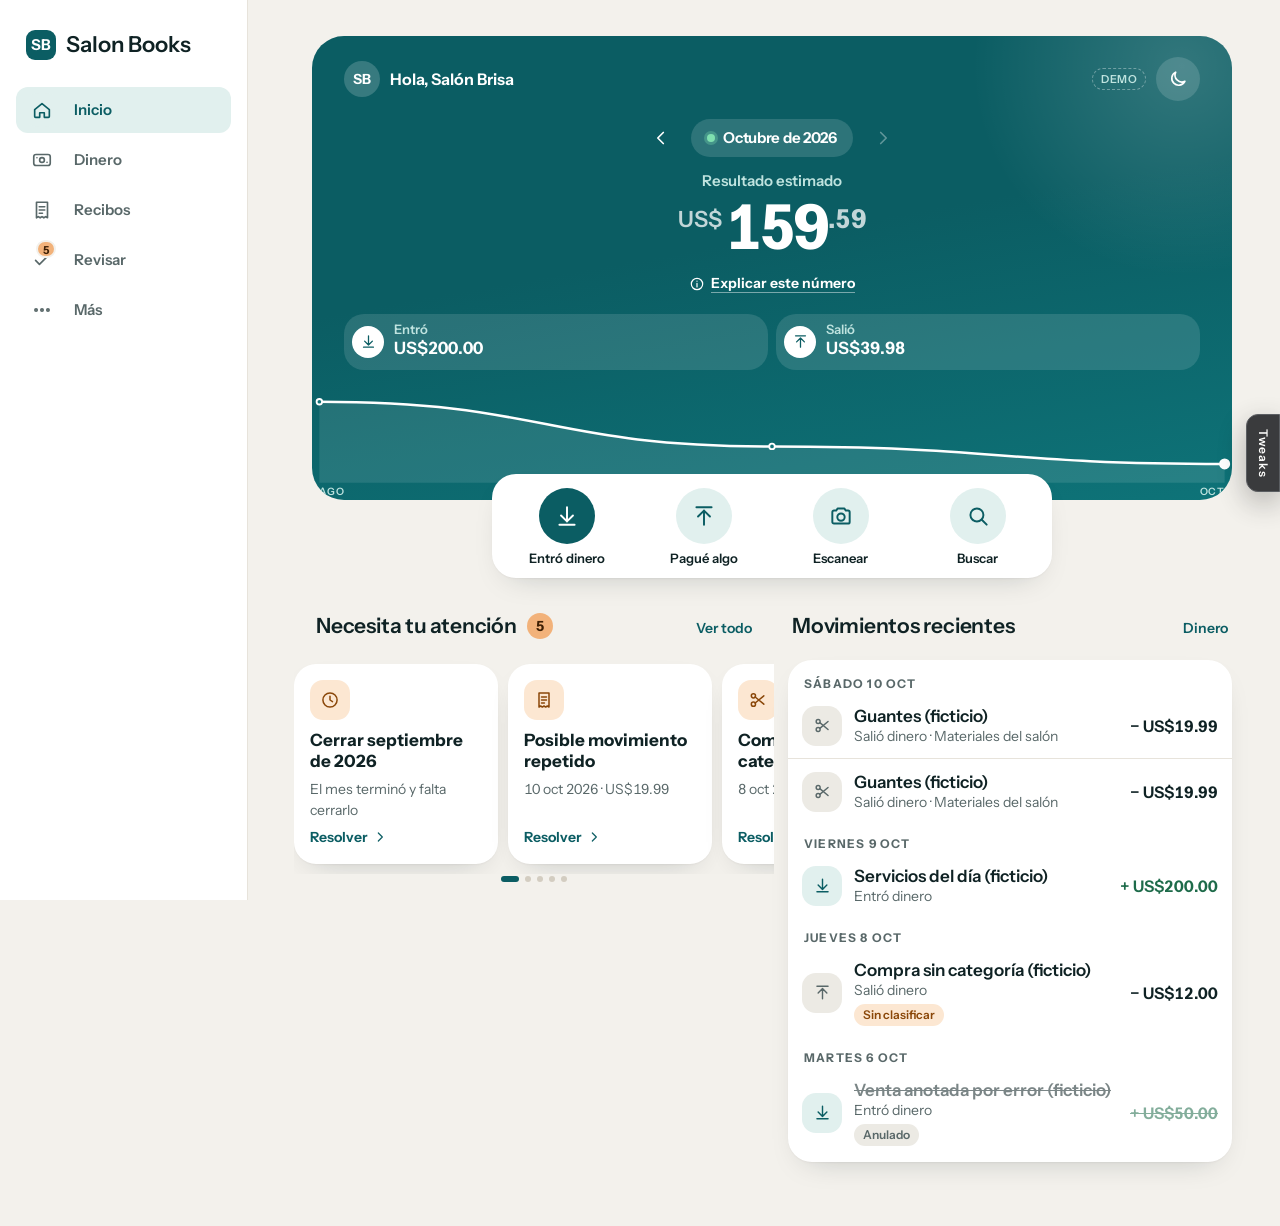
<file: d2-bloque/index.html>
<!doctype html>
<html lang="es" data-theme="light">
<head>
<meta charset="utf-8">
<meta name="viewport" content="width=device-width,initial-scale=1,viewport-fit=cover">
<meta name="robots" content="noindex, nofollow">
<meta name="description" content="Salon Books app design direction (fictional demo data).">
<meta name="theme-color" content="#0b5d63">
<title>Salon Books · Bloque</title>
<style>
@font-face{font-family:"Instrument Sans";src:url(fonts/instrument-sans-latin-wght-normal.woff2) format("woff2");font-weight:400 700;font-display:swap}
@font-face{font-family:"Newsreader";src:url(fonts/newsreader-latin-wght-normal.woff2) format("woff2");font-weight:200 800;font-display:swap}
:root{
  --bg:#faf5ea;--surface:#fffefb;--sunk:#f2ebdc;--text:#14292b;--muted:#566a6b;--line:#e4dac6;--line-strong:#cfc2a8;
  --action:#0e5a5f;--action-strong:#0a474b;--action-text:#fff;--tint:#e3f1ef;
  --accent:#f2b27a;--accent-tint:#fce7d2;--accent-ink:#8a4709;--ok:#1e6b4a;--ok-tint:#e1f1e8;--danger:#a12a2a;
  --card-bg:#0e5a5f;--card-bg2:#0a474b;--card-text:#fdfaf2;--card-muted:#bfdcd8;
  --chrome:#faf5ea;--shadow:0 1px 2px rgba(60,44,20,.06),0 8px 24px -12px rgba(60,44,20,.18);
  --font-sans:"Instrument Sans","Segoe UI",system-ui,sans-serif;--font-serif:"Newsreader",Charter,Georgia,serif;
  --num-size:58px;--grain:.10;--r-card:20px;--ease:cubic-bezier(.2,.8,.2,1);--spring:cubic-bezier(.34,1.4,.64,1);--sheet-ease:cubic-bezier(.32,.72,0,1);
}
:root[data-theme=dark]{
  --bg:#0f1817;--surface:#16211f;--sunk:#1c2826;--text:#ece5d6;--muted:#9fb0ac;--line:#26332f;--line-strong:#34433f;
  --action:#5fb7b0;--action-strong:#7cc9c2;--action-text:#06201e;--tint:#173533;
  --accent:#f2b27a;--accent-tint:#3a2716;--accent-ink:#f6c79c;--ok:#6cc59a;--ok-tint:#14302a;
  --card-bg:#11605f;--card-bg2:#0b4847;--card-text:#f4efe3;--card-muted:#a9d3cd;--chrome:#0f1817;
  --shadow:0 1px 2px rgba(0,0,0,.3),0 10px 30px -14px rgba(0,0,0,.6);
}
:root[data-card=ink]{--card-bg:#1d2a2c;--card-bg2:#121c1d;--card-muted:#b8c4c2}
:root[data-card=plum]{--card-bg:#5b2b4a;--card-bg2:#431f37;--card-muted:#e3c5d6}
:root[data-card=paper]{--card-bg:var(--surface);--card-bg2:var(--sunk);--card-text:var(--text);--card-muted:var(--muted)}
*{box-sizing:border-box}
html{background:var(--bg);color:var(--text);font-family:var(--font-sans);-webkit-text-size-adjust:100%;-webkit-tap-highlight-color:transparent}
body{margin:0;min-height:100dvh;font-size:17px;line-height:1.5;background:var(--bg)}
body::before{content:"";position:fixed;inset:0;pointer-events:none;opacity:var(--grain);z-index:0;mix-blend-mode:multiply;background-image:url("data:image/svg+xml,%3Csvg xmlns='http://www.w3.org/2000/svg' width='240' height='240'%3E%3Cfilter id='p'%3E%3CfeTurbulence type='fractalNoise' baseFrequency='.05' numOctaves='5'/%3E%3CfeColorMatrix values='0 0 0 0 .55 0 0 0 0 .45 0 0 0 0 .3 0 0 0 .8 0'/%3E%3C/filter%3E%3Crect width='100%25' height='100%25' filter='url(%23p)'/%3E%3C/svg%3E")}
:root[data-theme=dark] body::before{mix-blend-mode:soft-light}
h1,h2,h3{margin:0;line-height:1.15;font-weight:600}
h1,h2{font-family:var(--font-serif)}
p{margin:0}
a{color:var(--action)}
button{font:inherit;color:inherit}
.ic{width:22px;height:22px;flex:none}
:focus-visible{outline:3px solid var(--action);outline-offset:2px;border-radius:10px}
.sr{position:absolute;width:1px;height:1px;overflow:hidden;clip:rect(0 0 0 0)}

/* shell */
.app{position:relative;z-index:1;min-height:100dvh}
.screen{max-width:560px;margin:0 auto;padding:max(14px,env(safe-area-inset-top)) 18px calc(108px + env(safe-area-inset-bottom))}
.nav{position:fixed;left:0;right:0;bottom:0;z-index:20;display:flex;justify-content:space-around;padding:8px 6px calc(8px + env(safe-area-inset-bottom));background:color-mix(in srgb,var(--bg) 86%,transparent);backdrop-filter:blur(16px) saturate(1.3);-webkit-backdrop-filter:blur(16px) saturate(1.3);border-top:1px solid var(--line);view-transition-name:tabbar}
.brand{display:none}
.tab{flex:1;max-width:84px;display:flex;flex-direction:column;align-items:center;gap:3px;text-decoration:none;color:var(--muted);font-size:12px;font-weight:600;min-height:52px;padding-top:4px;transition:color .2s}
.tab-ic{position:relative;display:grid;place-items:center;width:58px;height:30px;border-radius:99px;transition:background .3s var(--ease),transform .3s var(--spring)}
.tab.on{color:var(--text)}
.tab.on .tab-ic{background:var(--action);color:var(--action-text)}
.tab:active .tab-ic{transform:scale(.9)}
.badge{position:absolute;top:-3px;right:6px;min-width:18px;height:18px;padding:0 5px;border-radius:9px;background:var(--accent);color:#3d1f04;font-size:11px;font-weight:700;display:grid;place-items:center;border:2px solid var(--bg)}
@media (min-width:960px){
  .screen{max-width:1080px;margin-left:264px;padding:36px 48px 64px}
  .nav{top:0;right:auto;width:248px;flex-direction:column;justify-content:flex-start;gap:4px;padding:28px 16px;border-top:0;border-right:1px solid var(--line);background:var(--surface)}
  .brand{display:flex;align-items:center;gap:10px;font-family:var(--font-serif);font-size:22px;font-weight:600;padding:0 10px 22px}
  .tab{flex:none;max-width:none;flex-direction:row;gap:12px;font-size:15px;min-height:46px;padding:0 6px;border-radius:12px}
  .tab-ic{width:40px;height:34px}
  .tab.on{background:var(--tint)}
}
.mark{display:inline-grid;place-items:center;width:30px;height:30px;border-radius:9px;background:var(--action);color:var(--action-text);font:700 15px var(--font-serif)}

/* top */
.top{display:flex;align-items:center;gap:10px;min-height:44px}
.hello{display:flex;align-items:center;gap:9px;font-weight:600;font-size:15px;margin-right:auto}
.demo-chip{font-size:11px;font-weight:600;letter-spacing:.04em;text-transform:uppercase;color:var(--muted);border:1px dashed var(--line-strong);padding:2px 8px;border-radius:99px}
.icon-btn{display:grid;place-items:center;width:44px;height:44px;border-radius:50%;border:1px solid var(--line);background:var(--surface);cursor:pointer;transition:transform .2s var(--spring)}
.icon-btn:active{transform:scale(.9)}
@media (min-width:960px){.hello .mark{display:none}}

/* month heading (the page title of the ledger) */
.month-head{display:flex;align-items:center;gap:6px;margin:14px 0 14px}
.month-title{flex:1;text-align:center}
.mt-name{display:block;font-size:46px;font-weight:500;letter-spacing:-.02em;line-height:1;text-transform:capitalize}
.mt-year{display:block;margin-top:6px;font:600 12px var(--font-sans);letter-spacing:.12em;text-transform:uppercase;color:var(--muted)}
.mt-year b{color:var(--ok)}
.step{display:grid;place-items:center;width:44px;height:44px;border-radius:50%;border:1px solid var(--line);background:var(--surface);cursor:pointer;color:var(--text);transition:transform .2s var(--spring),opacity .2s}
.step:active{transform:scale(.88)}
.step[aria-disabled=true]{opacity:.35}

/* statement: the one bold block */
.statement{position:relative;overflow:hidden;border-radius:26px;padding:20px 20px 14px;color:var(--card-text);background:radial-gradient(120% 90% at 100% 0%,color-mix(in srgb,var(--card-bg) 70%,#fff 12%),transparent 60%),linear-gradient(160deg,var(--card-bg),var(--card-bg2));box-shadow:0 18px 40px -22px color-mix(in srgb,var(--card-bg2) 90%,transparent),0 2px 4px rgba(0,0,0,.08);touch-action:pan-y}
:root[data-card=paper] .statement{border:1px solid var(--line)}
.statement::after{content:"";position:absolute;inset:0;pointer-events:none;opacity:.18;mix-blend-mode:overlay;background-image:url("data:image/svg+xml,%3Csvg xmlns='http://www.w3.org/2000/svg' width='160' height='160'%3E%3Cfilter id='n'%3E%3CfeTurbulence type='fractalNoise' baseFrequency='.9' numOctaves='3'/%3E%3C/filter%3E%3Crect width='100%25' height='100%25' filter='url(%23n)'/%3E%3C/svg%3E")}
.st-top{display:flex;align-items:center;justify-content:space-between;gap:10px}
.st-label{font-size:13px;font-weight:600;letter-spacing:.1em;text-transform:uppercase;color:var(--card-muted)}
.st-explain{display:inline-flex;align-items:center;gap:6px;border:0;background:color-mix(in srgb,var(--card-text) 12%,transparent);color:var(--card-text);border-radius:99px;padding:0 12px;min-height:36px;font-size:13px;font-weight:600;cursor:pointer}
.st-explain .ic{width:16px;height:16px}
.st-num{font-family:var(--font-serif);font-size:var(--num-size);font-weight:500;letter-spacing:-.025em;line-height:1.05;margin:10px 0 2px;font-variant-numeric:tabular-nums lining-nums}
.cu-cur{font-size:.42em;font-weight:500;letter-spacing:0;margin-right:.12em;vertical-align:.62em;opacity:.8}
.cu-dec{font-size:.5em;vertical-align:.58em;margin-left:.04em;opacity:.85}
:root[data-cents=same] .cu-dec{font-size:1em;vertical-align:0;opacity:1}
:root[data-cents=hide] .cu-dec{display:none}
.st-split{display:grid;grid-template-columns:1fr 1fr;gap:10px;margin-top:12px}
.st-split button{display:flex;flex-direction:column;align-items:flex-start;gap:2px;text-align:left;border:0;border-radius:16px;padding:10px 12px;min-height:60px;background:color-mix(in srgb,var(--card-text) 9%,transparent);color:var(--card-text);cursor:pointer;transition:transform .2s var(--spring),background .2s}
.st-split button:active{transform:scale(.97)}
.st-split span{display:flex;align-items:center;gap:5px;font-size:13px;color:var(--card-muted);font-weight:600}
.st-split span .ic{width:16px;height:16px}
.st-split b{font:600 20px var(--font-serif);font-variant-numeric:tabular-nums}
.st-chart{margin-top:12px}
.chart{display:block;width:100%;height:auto;overflow:visible}
.bar-in{fill:var(--card-text);opacity:.92}
.bar-out{fill:var(--card-text);opacity:.32}
.bar-g:not(.on) .bar-in{opacity:.5}
.bar-g:not(.on) .bar-out{opacity:.22}
.bar-out{opacity:.45}
.bar-l{font:600 11px var(--font-sans);fill:var(--card-muted);letter-spacing:.06em;text-transform:uppercase}
.bar-g.on .bar-l{fill:var(--card-text)}
.bars .bar{transform-box:fill-box;transform-origin:bottom;animation:grow .8s var(--ease) both;animation-delay:calc(var(--i)*90ms + .15s)}
@keyframes grow{from{transform:scaleY(0)}}
.chart.line .ln{fill:none;stroke:var(--card-text);stroke-width:2.5;vector-effect:non-scaling-stroke;stroke-dasharray:1;stroke-dashoffset:1;animation:draw 1.1s var(--ease) .2s forwards}
.chart.line .ln-area{fill:var(--card-text);opacity:.1}
.ln-dot{fill:var(--card-bg);stroke:var(--card-text);stroke-width:2}
.ln-dot.on{fill:var(--card-text)}
@keyframes draw{to{stroke-dashoffset:0}}
:root[data-chart=none] .st-chart{display:none}
.st-legend{display:flex;gap:14px;font-size:12px;color:var(--card-muted);margin-top:4px}
.st-legend i{display:inline-block;width:9px;height:9px;border-radius:3px;background:var(--card-text);margin-right:5px;vertical-align:-1px}
.st-legend i.o{opacity:.35}
:root[data-chart=line] .st-legend{display:none}
.st-note{font-size:13px;color:var(--muted);margin:10px 4px 0;line-height:1.45}

/* round icon actions */
.actions{display:grid;grid-template-columns:repeat(3,1fr);gap:8px;margin:22px 0 6px}
.act{display:flex;flex-direction:column;align-items:center;gap:8px;text-decoration:none;color:var(--text);font-size:14px;font-weight:600;text-align:center;line-height:1.2;-webkit-user-select:none;user-select:none}
.act-c{display:grid;place-items:center;width:64px;height:64px;border-radius:50%;background:var(--surface);border:1px solid var(--line);box-shadow:var(--shadow);color:var(--action);transition:transform .25s var(--spring),box-shadow .25s}
.act-c .ic{width:26px;height:26px}
.act:active .act-c{transform:scale(.9);box-shadow:none}
.act.primary .act-c{background:var(--action);border-color:var(--action);color:var(--action-text)}
:root[data-act=squircle] .act-c{border-radius:22px}
:root[data-act=pills] .actions{grid-template-columns:1fr;gap:8px}
:root[data-act=pills] .act{flex-direction:row;gap:14px;background:var(--surface);border:1px solid var(--line);border-radius:18px;padding:8px 14px 8px 8px;box-shadow:var(--shadow);font-size:16px}
:root[data-act=pills] .act-c{width:46px;height:46px;box-shadow:none}

/* sections */
.sec{margin-top:28px}
.sec-h{display:flex;align-items:baseline;gap:10px;margin:0 4px 10px}
.sec-h h2{font-size:23px;font-weight:600;letter-spacing:-.01em}
.sec-h .more-link{margin-left:auto;font-size:14px;font-weight:600;text-decoration:none;min-height:44px;display:inline-flex;align-items:center}
.count{display:inline-grid;place-items:center;min-width:26px;height:26px;padding:0 8px;border-radius:99px;background:var(--accent);color:#3d1f04;font:700 14px var(--font-sans);transform:translateY(-2px)}
.need-list,.rows{list-style:none;margin:0;padding:0}
.need-list{background:var(--surface);border-radius:var(--r-card);box-shadow:var(--shadow);border:1px solid var(--line);overflow:hidden}
.need{display:flex;align-items:center;gap:12px;width:100%;border:0;background:none;text-align:left;padding:13px 14px;min-height:64px;cursor:pointer;transition:background .2s}
.need-list li+li .need{border-top:1px solid var(--line)}
.need:active{background:var(--sunk)}
.need-dot{width:10px;height:10px;border-radius:50%;background:var(--accent);box-shadow:0 0 0 4px var(--accent-tint);flex:none}
.need-main{flex:1;display:flex;flex-direction:column;min-width:0}
.need-title{font-weight:600}
.need-sub{font-size:14px;color:var(--muted);font-variant-numeric:tabular-nums}
.need-chev{color:var(--muted);width:18px;height:18px}
:root[data-tw-need=block] .need-list{background:var(--accent-tint);border-color:color-mix(in srgb,var(--accent) 50%,var(--line))}
:root[data-tw-need=block] .need-list li+li .need{border-top-color:color-mix(in srgb,var(--accent) 35%,transparent)}
:root[data-tw-need=quiet] .need-list{background:none;box-shadow:none;border:0;border-top:1px solid var(--line);border-radius:0}
.all-clear{display:flex;gap:12px;align-items:center;padding:16px;border-radius:var(--r-card);background:var(--ok-tint);color:var(--ok)}
.all-clear p{color:var(--text)}

/* ledger rows */
.day{margin-top:14px}
.day-h{display:flex;justify-content:space-between;margin:0 6px 6px;font:700 12px var(--font-sans);letter-spacing:.1em;text-transform:uppercase;color:var(--muted)}
.day-h span:first-child::first-letter{text-transform:uppercase}
.day-sum{font-variant-numeric:tabular-nums;letter-spacing:.02em}
:root[data-days=off] .day-h{display:none}
.rows{background:var(--surface);border:1px solid var(--line);border-radius:var(--r-card);box-shadow:var(--shadow);overflow:hidden}
.row{display:flex;align-items:center;gap:12px;width:100%;border:0;background:none;text-align:left;padding:12px 14px;min-height:64px;cursor:pointer;transition:background .2s}
.rows li+li .row{border-top:1px solid var(--line)}
.row:active{background:var(--sunk)}
.row.just{animation:just 1.6s var(--ease)}
@keyframes just{0%{background:var(--tint)}100%{background:transparent}}
.row-ic{position:relative;display:grid;place-items:center;width:40px;height:40px;border-radius:50%;background:var(--sunk);color:var(--muted);flex:none}
.row-ic .ic{width:19px;height:19px}
.row-ic.in{background:var(--tint);color:var(--action)}
.who-dot{position:absolute;right:-1px;bottom:-1px;width:13px;height:13px;border-radius:50%;background:var(--who);border:2px solid var(--surface)}
.row-main{flex:1;min-width:0;display:flex;flex-direction:column;align-items:flex-start}
.row-title{font-weight:600;line-height:1.3}
.row-sub{font-size:14px;color:var(--muted);line-height:1.35}
.row-amt{font:600 18px var(--font-serif);font-variant-numeric:tabular-nums;white-space:nowrap}
.row-amt.in{color:var(--ok)}
.is-void .row-title,.is-void .row-amt{text-decoration:line-through;opacity:.55}
.tag{display:inline-block;margin-top:4px;font-size:12px;font-weight:600;padding:2px 9px;border-radius:99px}
.tag-need{background:var(--accent-tint);color:var(--accent-ink)}
.tag-wait,.tag-void{background:var(--sunk);color:var(--muted)}
.tag-ok{background:var(--ok-tint);color:var(--ok)}
.see-all{display:flex;align-items:center;justify-content:center;gap:6px;min-height:48px;margin-top:8px;font-weight:600;text-decoration:none}
.see-all .ic{width:18px;height:18px}

/* desktop Inicio: two columns */
@media (min-width:960px){
  .home{display:grid;grid-template-columns:minmax(0,1.05fr) minmax(0,1fr);gap:0 40px;align-items:start}
  .home .top,.home .month-head{grid-column:1/-1}
  .home .month-head{justify-content:flex-start}
  .home .month-title{flex:none;text-align:left;order:-1;margin-right:auto}
  .home .col-r .sec:first-child{margin-top:0}
}

/* pages */
.page-h{display:flex;align-items:center;justify-content:space-between;gap:12px;margin:10px 0 6px}
.page-h h1{font-size:38px;font-weight:500;letter-spacing:-.02em}
.lede{color:var(--muted);margin-bottom:16px;max-width:52ch}
.btn{display:inline-flex;align-items:center;justify-content:center;gap:8px;min-height:48px;padding:0 20px;border-radius:99px;border:1px solid transparent;font-weight:650;font-size:16px;text-decoration:none;cursor:pointer;transition:transform .2s var(--spring),background .2s,box-shadow .2s}
.btn:active{transform:scale(.96)}
.btn .ic{width:19px;height:19px}
.btn-main{background:var(--action);color:var(--action-text);box-shadow:0 8px 18px -10px var(--action)}
.btn-quiet{background:var(--surface);border-color:var(--line-strong);color:var(--text)}
.btn-sm{min-height:44px;padding:0 16px;font-size:15px}
.search{display:flex;align-items:center;gap:10px;background:var(--surface);border:1px solid var(--line-strong);border-radius:16px;padding:0 14px;min-height:50px;transition:box-shadow .2s,border-color .2s}
.search:focus-within{border-color:var(--action);box-shadow:0 0 0 4px var(--tint)}
.search .ic{color:var(--muted)}
.search input{flex:1;border:0;background:none;font:inherit;color:var(--text);min-height:48px;outline:none}
.chips{display:flex;gap:8px}
.chips.scroll{overflow-x:auto;scrollbar-width:none;margin:12px -18px 4px;padding:2px 18px 6px;scroll-snap-type:x proximity}
.chips.scroll::-webkit-scrollbar{display:none}
.chips.wrap{flex-wrap:wrap}
.chip{position:relative;flex:none;display:inline-flex;align-items:center;gap:7px;min-height:44px;padding:0 15px;border-radius:99px;border:1px solid var(--line-strong);background:var(--surface);font-size:15px;font-weight:600;cursor:pointer;scroll-snap-align:start;transition:background .2s,color .2s,transform .2s var(--spring),border-color .2s}
.chip:active{transform:scale(.95)}
.chip .ic{width:18px;height:18px;color:var(--action)}
.chip.sel,.chip:has(input:checked){background:var(--text);color:var(--bg);border-color:var(--text)}
.chip.sel .ic,.chip:has(input:checked) .ic{color:inherit}
.chip input{position:absolute;opacity:0;pointer-events:none}
.chip:has(input:focus-visible){outline:3px solid var(--action);outline-offset:2px}
.chip.suggested{box-shadow:0 0 0 3px var(--accent-tint)}
.chip.who i{width:12px;height:12px;border-radius:50%;background:var(--who)}
.stepper{display:flex;align-items:center;justify-content:space-between;gap:8px;margin:10px 0 0}
.step-label{font:600 20px var(--font-serif);text-align:center;display:flex;flex-direction:column;line-height:1.2}
.step-label small{font:600 11px var(--font-sans);letter-spacing:.1em;text-transform:uppercase;color:var(--muted)}
.month-sum{display:grid;grid-template-columns:repeat(3,1fr);gap:8px;margin:12px 0 4px}
.month-sum button{border:1px solid var(--line);background:var(--surface);border-radius:16px;padding:10px;text-align:left;cursor:pointer;min-height:64px;display:flex;flex-direction:column;transition:transform .2s var(--spring)}
.month-sum button:active{transform:scale(.96)}
.month-sum span{font-size:12px;font-weight:600;color:var(--muted);text-transform:uppercase;letter-spacing:.08em}
.month-sum b{font:600 17px var(--font-serif);font-variant-numeric:tabular-nums}
.empty{text-align:center;padding:40px 10px;color:var(--muted);display:grid;justify-items:center;gap:10px}
.progress{height:10px;border-radius:99px;background:var(--sunk);overflow:hidden}
.progress span{display:block;height:100%;width:calc(var(--p)*100%);background:var(--action);border-radius:99px;transition:width .6s var(--ease)}
.progress-l{font-size:14px;color:var(--muted);margin:6px 2px 14px}
.receipt-grid{list-style:none;padding:0;margin:0;display:grid;grid-template-columns:repeat(auto-fill,minmax(150px,1fr));gap:12px}
.rcard{width:100%;border:1px solid var(--line);background:var(--surface);border-radius:18px;padding:10px;text-align:left;cursor:pointer;box-shadow:var(--shadow);display:flex;flex-direction:column;gap:8px;transition:transform .2s var(--spring)}
.rcard:active{transform:scale(.97)}
.rthumb{display:block;height:150px;overflow:hidden;border-radius:12px;background:var(--sunk);padding:10px 18px 0}
.receipt.thumb{width:100%;height:auto;filter:drop-shadow(0 4px 6px rgba(0,0,0,.12));transform:rotate(-2deg)}
.rmeta{display:flex;flex-direction:column;font-size:14px;align-items:flex-start}
.rmeta span{color:var(--muted)}
.set{margin-top:22px}
.set-h{font:700 12px var(--font-sans);letter-spacing:.1em;text-transform:uppercase;color:var(--muted);margin:0 4px 8px}
.seg{display:flex;gap:4px;padding:4px;border-radius:16px;background:var(--sunk);border:1px solid var(--line)}
.seg-b{position:relative;flex:1;display:flex;align-items:center;justify-content:center;gap:6px;min-height:46px;border-radius:12px;border:0;background:none;font-size:15px;font-weight:600;color:var(--muted);cursor:pointer;text-align:center;line-height:1.2;padding:4px 6px;transition:background .25s var(--ease),color .25s}
.seg-b .ic{width:17px;height:17px}
.seg-b.sel,.seg-b:has(input:checked){background:var(--surface);color:var(--text);box-shadow:0 1px 3px rgba(0,0,0,.12)}
.seg-b input{position:absolute;opacity:0;pointer-events:none}
.seg-b:has(input:focus-visible){outline:3px solid var(--action)}
.switch-row,.set-row{display:flex;align-items:center;justify-content:space-between;gap:12px;background:var(--surface);border:1px solid var(--line);border-radius:18px;padding:12px 14px;min-height:64px}
.switch-row>span,.set-row>span{display:flex;align-items:center;gap:12px;flex:1}
.switch-row small,.set-row small{display:block;color:var(--muted);font-size:14px}
.switch-row input{appearance:none;-webkit-appearance:none;width:52px;height:32px;border-radius:99px;background:var(--line-strong);position:relative;cursor:pointer;transition:background .25s;flex:none;margin:0}
.switch-row input::after{content:"";position:absolute;top:3px;left:3px;width:26px;height:26px;border-radius:50%;background:#fff;box-shadow:0 1px 3px rgba(0,0,0,.25);transition:transform .3s var(--spring)}
.switch-row input:checked{background:var(--action)}
.switch-row input:checked::after{transform:translateX(20px)}
.set-list{list-style:none;padding:0;margin:0;display:grid;gap:8px}
.who-row i{display:inline-block;width:10px;height:10px;border-radius:50%;background:var(--who);margin:0 4px 0 6px}
.who-row i:first-child{margin-left:0}
.demo-note{margin-top:24px;font-size:13px;color:var(--muted);border:1px dashed var(--line-strong);border-radius:14px;padding:10px 12px}

/* forms */
.back{display:inline-flex;align-items:center;gap:4px;min-height:44px;font-weight:600;text-decoration:none;margin-left:-6px}
.form{display:flex;flex-direction:column;gap:18px;margin-top:8px}
.field{display:flex;flex-direction:column;gap:7px;border:0;margin:0;padding:0;min-width:0}
.field>label,.field legend{font-weight:650;font-size:15px;padding:0}
.field input:not([type=radio]):not([type=checkbox]),.cat-more{font:inherit;color:var(--text);background:var(--surface);border:1px solid var(--control,#7d8a85);border-radius:14px;min-height:50px;padding:0 14px;transition:border-color .2s,box-shadow .2s;width:100%}
.field input:focus,.cat-more:focus{outline:none;border-color:var(--action);box-shadow:0 0 0 4px var(--tint)}
.amt{display:flex;align-items:baseline;gap:6px;border-bottom:2px solid var(--line-strong);padding:4px 2px 6px;transition:border-color .2s}
.amt:focus-within{border-color:var(--action)}
.amt-cur{font:500 26px var(--font-serif);color:var(--muted)}
.amt input{border:0!important;background:none!important;box-shadow:none!important;padding:0!important;font:500 52px var(--font-serif)!important;letter-spacing:-.02em;min-height:64px!important;font-variant-numeric:tabular-nums}
.amt-wrap.bad .amt{border-color:var(--danger);animation:shake .35s}
@keyframes shake{25%{transform:translateX(-6px)}75%{transform:translateX(6px)}}
.form-err{color:var(--danger);font-size:14px;font-weight:600}
.from-receipt input,.amt-wrap.from-receipt .amt{background:linear-gradient(var(--accent-tint),var(--accent-tint)) bottom/100% 0 no-repeat;animation:fill-in .9s var(--ease) both}
.from-receipt>label::after,.amt-wrap.from-receipt>label::after{content:"Leído del recibo";margin-left:8px;font-size:12px;font-weight:700;color:var(--accent-ink);background:var(--accent-tint);padding:2px 8px;border-radius:99px}
@keyframes fill-in{from{background-size:100% 100%}to{background-size:100% 0}}
.hint{font-size:14px;color:var(--muted)}
.cat-more{margin-top:4px}
.more summary{display:flex;align-items:center;gap:8px;min-height:48px;font-weight:650;color:var(--action);cursor:pointer;list-style:none}
.more summary::-webkit-details-marker{display:none}
.more[open] summary .ic{transform:rotate(45deg)}
.more summary .ic{transition:transform .3s var(--spring)}
.more-in{display:flex;flex-direction:column;gap:14px;padding:4px 0 6px}
.submit-bar{position:sticky;bottom:calc(84px + env(safe-area-inset-bottom));padding:10px 0;background:linear-gradient(transparent,var(--bg) 30%)}
.btn-save{width:100%;min-height:56px;font-size:17px;position:relative;overflow:hidden}
.btn-save .s-busy,.btn-save .s-ok{display:none}
.btn-save.saving .s-idle{display:none}
.btn-save.saving .s-busy{display:block;width:22px;height:22px;border-radius:50%;border:3px solid color-mix(in srgb,var(--action-text) 35%,transparent);border-top-color:var(--action-text);animation:spin .7s linear infinite}
.btn-save.saved{background:var(--ok);box-shadow:0 8px 18px -10px var(--ok)}
.btn-save.saved .s-idle{display:none}
.btn-save.saved .s-ok{display:inline-flex;align-items:center;gap:8px;animation:pop .4s var(--spring)}
@keyframes spin{to{transform:rotate(360deg)}}
@keyframes pop{from{transform:scale(.6);opacity:0}}
.receipt-pane{margin:6px 0 4px}
.receipt-frame{position:relative;display:block;width:100%;border:0;padding:18px 0 22px;border-radius:22px;background:radial-gradient(80% 70% at 50% 40%,#5b5348,#2f2a24);cursor:zoom-in;overflow:hidden;box-shadow:var(--shadow)}
.receipt-frame .receipt{display:block;width:62%;max-width:240px;height:auto;margin:0 auto;transform:rotate(-2.5deg);filter:drop-shadow(0 14px 18px rgba(0,0,0,.45))}
.scanline{position:absolute;left:0;right:0;top:0;height:70px;background:linear-gradient(transparent,color-mix(in srgb,var(--accent) 45%,transparent),transparent);opacity:0;pointer-events:none}
.reading .scanline{opacity:1;animation:scan 1.4s var(--ease) infinite}
@keyframes scan{from{transform:translateY(-70px)}to{transform:translateY(420px)}}
.read-status{display:flex;align-items:center;gap:8px;margin-top:10px;font-weight:600;font-size:15px;min-height:28px}
.read-status .ic{width:18px;height:18px}
.rs-read{display:none;color:var(--ok)}
.rs-reading{display:none;color:var(--accent-ink)}
.reading .rs-reading,.read .rs-read{display:inline-flex;align-items:center;gap:8px}
.reading .rs-reading .ic{animation:spin 1.6s linear infinite}
.reading .form{opacity:.5;pointer-events:none;filter:saturate(.5)}
@media (min-width:960px){
  .form-page.has-receipt{display:grid;grid-template-columns:minmax(0,.9fr) minmax(0,1fr);gap:0 40px;align-items:start}
  .form-page.has-receipt .back,.form-page.has-receipt .page-h{grid-column:1/-1}
  .form-page.has-receipt .receipt-pane{position:sticky;top:30px}
  .form-page:not(.has-receipt) .form{max-width:560px}
  .submit-bar{bottom:0}
}

/* sheets, toast */
.sheet-wrap{position:fixed;inset:0;z-index:50}
.scrim{position:absolute;inset:0;background:rgba(14,22,22,.42);opacity:0;transition:opacity .3s}
.sheet{position:absolute;left:0;right:0;bottom:0;max-height:90dvh;overflow:auto;overscroll-behavior:contain;background:var(--bg);border-radius:28px 28px 0 0;padding:8px 18px calc(18px + env(safe-area-inset-bottom));transform:translateY(105%);transition:transform .42s var(--sheet-ease);box-shadow:0 -10px 40px rgba(0,0,0,.2)}
.sheet-wrap.open .scrim{opacity:1}
.sheet-wrap.open .sheet{transform:none}
.grab{width:42px;height:5px;border-radius:9px;background:var(--line-strong);margin:4px auto 10px;cursor:grab;touch-action:none}
@media (min-width:960px){.sheet{left:50%;right:auto;bottom:auto;top:50%;width:520px;border-radius:28px;transform:translate(-50%,-46%) scale(.96);opacity:0;transition:transform .35s var(--sheet-ease),opacity .25s}.sheet-wrap.open .sheet{transform:translate(-50%,-50%);opacity:1}.grab{display:none}}
.sh-body{display:flex;flex-direction:column;gap:12px}
.sh-kicker{font:700 12px var(--font-sans);letter-spacing:.1em;text-transform:uppercase;color:var(--muted);display:flex;align-items:center;gap:6px}
.sh-kicker.need{color:var(--accent-ink)}
.sh-kicker .ic{width:16px;height:16px}
.sh-title{font-size:26px;font-weight:600}
.sh-amount{font:500 40px var(--font-serif);font-variant-numeric:tabular-nums;letter-spacing:-.02em}
.sh-amount.in{color:var(--ok)}
.sh-meta{color:var(--muted)}
.sh-dl{margin:0;display:grid;gap:0;background:var(--surface);border:1px solid var(--line);border-radius:18px;overflow:hidden}
.sh-dl div{display:flex;justify-content:space-between;gap:12px;padding:11px 14px}
.sh-dl div+div{border-top:1px solid var(--line)}
.sh-dl dt{color:var(--muted)}
.sh-dl dd{margin:0;font-weight:600;text-align:right}
.sh-why{display:flex;gap:10px;align-items:flex-start;font-size:15px;color:var(--muted);background:var(--sunk);border-radius:14px;padding:11px 12px}
.sh-why .ic{width:18px;height:18px;margin-top:2px}
.sh-label{font-weight:650}
.sh-actions{display:flex;gap:8px;flex-wrap:wrap}
.sh-actions .btn{flex:1}
.sh-actions.col{flex-direction:column}
.sh-done{margin-top:4px}
.sh-receipt{background:var(--sunk);border-radius:16px;padding:14px;display:grid;place-items:center}
.receipt.mini{width:150px;height:auto;transform:rotate(-2deg);filter:drop-shadow(0 6px 8px rgba(0,0,0,.18))}
.receipt.zoomed{width:100%;max-width:360px;height:auto;margin:0 auto;display:block}
.dup-pair{display:grid;grid-template-columns:1fr 1fr;gap:8px}
.dup-pair div{background:var(--surface);border:1px solid var(--line);border-radius:16px;padding:12px;display:flex;flex-direction:column;gap:4px;font-size:14px}
.dup-pair span{color:var(--muted)}
.anotar-grid{display:grid;gap:10px}
.anotar{display:grid;grid-template-columns:52px 1fr;grid-template-rows:auto auto;column-gap:14px;align-items:center;text-decoration:none;color:var(--text);background:var(--surface);border:1px solid var(--line);border-radius:20px;padding:12px 14px;min-height:76px;transition:transform .2s var(--spring)}
.anotar:active{transform:scale(.97)}
.anotar .ic{grid-row:1/3;width:52px;height:52px;padding:13px;border-radius:50%;background:var(--tint);color:var(--action)}
.anotar span{color:var(--muted);font-size:14px}
.toast{position:fixed;left:50%;bottom:calc(96px + env(safe-area-inset-bottom));z-index:60;display:flex;align-items:center;gap:10px;max-width:min(92vw,440px);padding:12px 16px 12px 12px;border-radius:18px;background:var(--text);color:var(--bg);font-weight:600;font-size:15px;box-shadow:0 14px 30px -12px rgba(0,0,0,.45);transform:translate(-50%,24px) scale(.96);opacity:0;pointer-events:none;transition:transform .45s var(--spring),opacity .25s}
.toast.show{transform:translate(-50%,0);opacity:1}
.toast-ic{display:grid;place-items:center;width:28px;height:28px;border-radius:50%;background:var(--ok);color:#fff;flex:none}
.toast.warn .toast-ic{background:var(--accent);color:#3d1f04}
.toast-ic .ic{width:17px;height:17px}
@media (min-width:960px){.toast{bottom:28px;left:calc(50% + 124px)}}

/* skeleton + entry motion */
.sk{border-radius:16px;background:linear-gradient(90deg,var(--sunk) 25%,color-mix(in srgb,var(--sunk) 50%,var(--surface)) 50%,var(--sunk) 75%);background-size:300% 100%;animation:sh 1.2s linear infinite}
@keyframes sh{from{background-position:100% 0}to{background-position:-200% 0}}
[data-anim] .top,[data-anim] .month-head,[data-anim] .statement,[data-anim] .st-note,[data-anim] .actions,[data-anim] .sec,[data-anim] .page-h,[data-anim] .lede,[data-anim] .search,[data-anim] .chips,[data-anim] .stepper,[data-anim] .month-sum,[data-anim] .day,[data-anim] .set,[data-anim] .field,[data-anim] .receipt-pane{animation:rise .6s var(--ease) both}
[data-anim] :is(.statement,.lede,.search){animation-delay:.05s}[data-anim] :is(.st-note,.chips){animation-delay:.09s}[data-anim] :is(.actions,.stepper){animation-delay:.12s}[data-anim] .month-sum{animation-delay:.15s}
[data-anim] .sec:nth-of-type(1){animation-delay:.16s}[data-anim] .sec:nth-of-type(2){animation-delay:.2s}[data-anim] .day{animation-delay:calc(.18s + var(--gi,0)*.04s)}
@keyframes rise{from{opacity:0;transform:translateY(14px)}}
::view-transition-old(root){animation:vt-out .2s ease both}
::view-transition-new(root){animation:vt-in .34s var(--ease) both}
[data-nav=fwd]::view-transition-new(root){animation-name:vt-in-r}
[data-nav=back]::view-transition-new(root){animation-name:vt-in-l}
@keyframes vt-out{to{opacity:0}}
@keyframes vt-in{from{opacity:0}}
@keyframes vt-in-r{from{opacity:0;transform:translateX(24px)}}
@keyframes vt-in-l{from{opacity:0;transform:translateX(-24px)}}
:root[data-motion=subtle] *{animation-duration:.01ms!important;transition-duration:.12s!important}
@media (prefers-reduced-motion:reduce){*,*::before,*::after{animation-duration:.01ms!important;animation-iteration-count:1!important;transition-duration:.01ms!important}}

/* tweaks button: a slim tab on the right edge so it never covers the tab bar or sheets */
#twt{top:46%!important;bottom:auto!important;right:0!important;min-height:0!important;padding:14px 7px!important;border-radius:12px 0 0 12px!important;writing-mode:vertical-rl;font-size:12px!important;letter-spacing:.06em;opacity:.82}
/* ===== Libreta round 1 (judge r00): shorter ledger card, labelled months, receipt-slip attention, larger desktop ===== */
.d1 .month-head{margin:6px 0 12px}
.d1 .mt-name{font-size:40px}
.d1 .mt-year{margin-top:4px}
.d1 .statement{padding:16px 18px 14px 30px;background-image:repeating-linear-gradient(180deg,transparent 0 27px,color-mix(in srgb,var(--card-text) 7%,transparent) 27px 28px),radial-gradient(120% 90% at 100% 0%,color-mix(in srgb,var(--card-bg) 70%,#fff 12%),transparent 60%),linear-gradient(160deg,var(--card-bg),var(--card-bg2))}
.d1 .statement::before{content:"";position:absolute;left:15px;top:0;bottom:0;width:0;border-left:1.5px dashed color-mix(in srgb,var(--card-text) 26%,transparent);pointer-events:none}
:root.d1[data-card=paper] .statement{background-image:repeating-linear-gradient(180deg,transparent 0 27px,var(--line) 27px 28px)}
.d1 .st-num{margin:4px 0 0;line-height:1}
.d1 .st-num .cu-cur{font-size:.36em;vertical-align:baseline;margin-right:.18em;opacity:.75}
.d1 .st-num .cu-dec{font-size:.5em;vertical-align:baseline;opacity:.7}
.d1 .st-split{display:flex;gap:6px;margin-top:10px}
.d1 .st-split button{flex:1;min-width:0;flex-direction:column;align-items:flex-start;gap:0;min-height:52px;padding:7px 12px;border-radius:12px}
.d1 .st-split b{font-size:18px}
.d1 .st-chart{margin-top:12px;padding-top:10px;border-top:1px solid color-mix(in srgb,var(--card-text) 16%,transparent)}
.st-months .smh{font-size:12px;font-weight:600;letter-spacing:.08em;text-transform:uppercase;color:var(--card-muted);margin-bottom:6px}
.smr{display:grid;grid-template-columns:38px 1fr auto;align-items:center;gap:10px;min-height:24px;color:var(--card-muted);font-size:13px}
.smr.on{color:var(--card-text)}
.sml{font-weight:700;letter-spacing:.06em;text-transform:uppercase;font-size:12px}
.smt{height:8px;border-radius:9px;background:color-mix(in srgb,var(--card-text) 10%,transparent);overflow:hidden}
.smt i{display:block;height:100%;width:calc(var(--w)*100%);border-radius:9px;background:color-mix(in srgb,var(--card-text) 45%,transparent);transform-origin:left;animation:sx .9s var(--ease) both;animation-delay:calc(var(--i)*.1s + .2s)}
.smr.on .smt i{background:var(--card-text)}
@keyframes sx{from{transform:scaleX(0)}}
.smv{font:600 15px var(--font-serif);font-variant-numeric:tabular-nums;text-align:right;min-width:74px}
.smv small{display:block;font:600 10px var(--font-sans);letter-spacing:.08em;text-transform:uppercase;color:var(--card-muted);margin-top:-2px}
.d1 .st-note{margin-top:8px}
.d1 .actions{margin:16px 0 0}
.d1 .act-c{width:60px;height:60px;background:var(--tint);border-color:transparent;box-shadow:none}
.d1 .act.primary .act-c{background:var(--action);box-shadow:0 10px 20px -10px var(--action)}
.d1 .sec{margin-top:22px}
/* attention as a receipt slip */
.d1 .need-wrap{filter:drop-shadow(0 1px 1px rgba(60,44,20,.08)) drop-shadow(0 10px 16px rgba(60,44,20,.12))}
:root.d1[data-theme=dark] .need-wrap{filter:drop-shadow(0 10px 16px rgba(0,0,0,.45))}
.d1 .need-wrap .need-list{box-shadow:none;border:0;border-radius:16px 16px 0 0;padding-bottom:10px;-webkit-mask:linear-gradient(#000 0 0) top/100% calc(100% - 9px) no-repeat,conic-gradient(from -45deg at bottom,#0000,#000 1deg 89deg,#0000 90deg) bottom/16px 9px repeat-x;mask:linear-gradient(#000 0 0) top/100% calc(100% - 9px) no-repeat,conic-gradient(from -45deg at bottom,#0000,#000 1deg 89deg,#0000 90deg) bottom/16px 9px repeat-x}
.d1 .need-wrap .need-list li+li .need{border-top-style:dashed;border-top-color:var(--line-strong)}
:root.d1[data-tw-need=quiet] .need-wrap{filter:none}
:root.d1[data-tw-need=quiet] .need-wrap .need-list{-webkit-mask:none;mask:none}
/* ledger rules in lists */
.d1 .rows li+li .row{border-top:1px dashed var(--line-strong)}
.d1 .row-title{font-family:var(--font-serif);font-size:17.5px;font-weight:600}
/* round 2 (judge r01): shorter card, bounded action group, cents, attention higher, desktop balance */
.d1{--num-size:52px}
.d1 .statement{padding-top:14px;padding-bottom:12px}
.d1 .st-explain{min-height:34px}
.d1 .st-num .cu-dec{margin-left:-.03em}
.d1 .st-num{letter-spacing:-.035em}
.d1 .st-split{margin-top:8px}
.d1 .st-split button{min-height:48px;padding:5px 12px}
.d1 .st-chart{margin-top:10px;padding-top:8px}
.d1 .st-months .smh{display:none}
.d1 .smr{min-height:21px}
.d1 .smv small{display:inline;margin:0 0 0 6px}
.d1 .st-note{margin:10px 0 0;padding-top:8px;border-top:1px solid color-mix(in srgb,var(--card-text) 14%,transparent);font-size:12.5px;line-height:1.4;color:var(--card-muted)}
.d1 .st-out{border:0;background:none;padding:0;color:var(--card-text);font:inherit;font-weight:700;text-decoration:underline;text-underline-offset:3px;cursor:pointer;min-height:24px}
.d1 .actions{margin:12px 0 0;padding:12px 6px 10px;background:var(--surface);border:1px solid var(--line);border-radius:22px;box-shadow:var(--shadow);gap:0}
.d1 .act{min-height:88px;justify-content:center;border-radius:16px;position:relative}
.d1 .act+.act::before{content:"";position:absolute;left:0;top:14px;bottom:24px;border-left:1px solid var(--line)}
.d1 .act-c{width:54px;height:54px;background:color-mix(in srgb,var(--action) 15%,var(--surface));color:var(--action-strong)}
.d1 .act-c .ic{width:24px;height:24px;stroke-width:2}
.d1 .act.primary .act-c{color:var(--action-text)}
:root.d1[data-act=pills] .actions{padding:6px;gap:6px}
:root.d1[data-act=pills] .act{min-height:60px}
:root.d1[data-act=pills] .act+.act::before{display:none}
.d1 .need-sec{margin-top:18px}
.d1 .need-sec .sec-h{margin-bottom:8px}
@media (min-width:960px){
  .d1 .screen{max-width:1220px}
  .d1 .col-r .sec:first-child{margin-top:0}
  .d1 .home{grid-template-columns:minmax(0,1fr) minmax(0,1.1fr);gap:0 56px}
}
@media (min-width:1200px){
  .d1 body{font-size:18px}
  .d1{--num-size:74px}
  .d1 .mt-name{font-size:52px}
  .d1 .statement{padding:24px 26px 20px 38px}
  .d1 .statement::before{left:19px}
  .d1 .act-c{width:68px;height:68px}
  .d1 .sec-h h2{font-size:26px}
}

/* round 3 (judge r02): ledger index tabs for the month, debit/credit columns, no ruling, explicit demo line, opaque nav */
.d1 .hello-t{display:flex;flex-direction:column;line-height:1.2}
.d1 .hello-t small{font-size:12.5px;font-weight:600;color:var(--muted)}
.d1 .top{margin-bottom:12px}
.d1 .idx{display:flex;gap:4px;padding-left:22px;position:relative;z-index:1}
.d1 .idx-t{min-width:64px;min-height:40px;padding:0 14px;border:0;border-radius:12px 12px 0 0;background:color-mix(in srgb,var(--card-bg) 16%,var(--bg));color:var(--card-bg);font:600 14px var(--font-sans);letter-spacing:.04em;cursor:pointer;transform:translateY(4px);transition:transform .25s var(--spring),background .2s}
:root.d1[data-theme=dark] .idx-t{color:var(--card-muted);background:color-mix(in srgb,var(--card-bg) 35%,var(--bg))}
.d1 .idx-t:active{transform:translateY(6px)}
.d1 .idx-t.on{background:var(--card-bg);color:var(--card-text);transform:none;min-height:44px;margin-top:-4px}
:root.d1[data-card=paper] .idx-t.on{background:var(--surface);color:var(--text);box-shadow:0 -1px 0 var(--line),1px 0 0 var(--line),-1px 0 0 var(--line)}
.d1 .statement{border-top-left-radius:18px;padding:16px 18px 12px;background-image:radial-gradient(120% 90% at 100% 0%,color-mix(in srgb,var(--card-bg) 70%,#fff 12%),transparent 60%),linear-gradient(170deg,var(--card-bg),var(--card-bg2))}
:root.d1[data-card=paper] .statement{background-image:none}
.d1 .statement::before{display:none}
.d1 .st-month{font:500 24px var(--font-serif);font-style:italic;letter-spacing:-.01em;display:flex;align-items:baseline;gap:8px;flex-wrap:wrap}
.d1 .st-month span{font-style:normal;font-size:16px;color:var(--card-muted)}
.d1 .st-month small{font:700 11px var(--font-sans);letter-spacing:.1em;text-transform:uppercase;color:var(--card-muted);font-style:normal;border:1px solid color-mix(in srgb,var(--card-text) 25%,transparent);border-radius:99px;padding:2px 8px;align-self:center}
.d1 .st-month small.open{color:#a8f0cd;border-color:color-mix(in srgb,#a8f0cd 45%,transparent)}
:root.d1[data-card=paper] .st-month small.open{color:var(--ok);border-color:var(--ok)}
.d1 .st-label{display:block;margin-top:12px;font-size:12px}
.d1 .st-num{margin-top:2px}
.d1 .st-cols{display:grid;grid-template-columns:1fr 1fr;margin-top:12px;border-top:1px solid color-mix(in srgb,var(--card-text) 22%,transparent);border-bottom:1px solid color-mix(in srgb,var(--card-text) 22%,transparent)}
.d1 .st-cols button{display:flex;flex-direction:column;align-items:flex-start;gap:0;border:0;background:none;color:var(--card-text);padding:8px 0 8px;min-height:56px;cursor:pointer;text-align:left;transition:background .2s}
.d1 .st-cols button+button{border-left:1px solid color-mix(in srgb,var(--card-text) 22%,transparent);padding-left:14px}
.d1 .st-cols button:active{background:color-mix(in srgb,var(--card-text) 8%,transparent)}
.d1 .st-cols span{font:700 11px var(--font-sans);letter-spacing:.12em;text-transform:uppercase;color:var(--card-muted)}
.d1 .st-cols b{font:500 22px var(--font-serif);font-variant-numeric:tabular-nums lining-nums;letter-spacing:-.01em}
.d1 .st-chart{border-top:0;margin-top:10px;padding-top:0}
.d1 .smv{font-variant-numeric:tabular-nums lining-nums}
.d1 .act{transition:background .2s}
.d1 .act:active,.d1 .act:hover{background:color-mix(in srgb,var(--action) 7%,transparent)}
.d1 .act{gap:6px}
.d1 .nav{background:var(--bg);backdrop-filter:none;-webkit-backdrop-filter:none;border-top:1px solid var(--line-strong)}
@media (min-width:960px){.d1 .nav{background:var(--surface);border-top:0}.d1 .idx{padding-left:26px}}
@media (min-width:1200px){.d1 .st-month{font-size:30px}.d1 .st-cols b{font-size:26px}}

/* round 4 (judge r03): compact card, comparison on demand, equal actions, one motif, bigger desktop */
.d1 .statement{padding:14px 18px 6px}
.d1 .st-label{margin-top:8px}
.d1 .st-cols{margin-top:8px}
.d1 .st-cols button{min-height:52px;padding-top:6px;padding-bottom:6px}
.d1 .st-note{border-top:0;padding-top:0;margin-top:8px}
.d1 .st-more{display:flex;align-items:center;gap:8px;width:calc(100% + 36px);margin:6px -18px 0;padding:0 18px;min-height:44px;border:0;border-top:1px solid color-mix(in srgb,var(--card-text) 16%,transparent);background:none;color:var(--card-text);font:600 14px var(--font-sans);cursor:pointer;text-align:left}
.d1 .st-more .ic{width:18px;height:18px}
.d1 .st-more span{flex:1}
.d1 .st-chev{transform:rotate(90deg);transition:transform .3s var(--spring)}
.d1 .st-more[aria-expanded=true] .st-chev{transform:rotate(-90deg)}
.d1 .st-chart{margin:8px 0 6px}
.d1 .st-chart:not([hidden]){animation:rise .4s var(--ease)}
.d1 .actions{padding:14px 4px 12px}
.d1 .act{font-size:15px;min-height:96px}
.d1 .act+.act::before{display:none}
.d1 .act-c,.d1 .act.primary .act-c{width:58px;height:58px;background:var(--action);color:var(--action-text);box-shadow:0 8px 16px -10px var(--action)}
:root.d1[data-act=squircle] .act-c{border-radius:20px}
.d1 .need-wrap{filter:none}
.d1 .need-wrap .need-list{-webkit-mask:none;mask:none;border-radius:var(--r-card);padding-bottom:0;box-shadow:var(--shadow);border:1px solid var(--line)}
.d1 .need-wrap .need-list li+li .need,.d1 .rows li+li .row{border-top:1px solid var(--line)}
.d1{--grain:.05}
.d1 .row-title{font-family:var(--font-sans);font-size:16.5px}
@media (min-width:1200px){.d1 .screen{zoom:1.12;max-width:1100px}}

/* round 5 (judge r04): action sublabels, one number system, aligned tabs */
.d1 .act-l{display:flex;flex-direction:column;align-items:center;gap:1px}
.d1 .act-l small{font-size:12.5px;font-weight:500;color:var(--muted)}
.d1 .act{min-height:108px}
:root.d1[data-act=pills] .act-l{align-items:flex-start}
.d1 .st-num .cu-dec{font-size:1em;opacity:.55;margin-left:0}
.d1 .st-num .cu-cur{font-size:.34em;opacity:.7}
.d1{--num-size:46px}
.d1 .st-cols b{font-size:22px}
.d1 .idx{padding-left:6px}
.d1 .statement{border-top-left-radius:22px}
.d1 .st-top{align-items:center}
@media (min-width:1200px){.d1{--num-size:60px}}
:root.d1[data-cents=raised] .st-num .cu-dec{font-size:.5em;vertical-align:.58em;opacity:.85}

/* audit fixes + order option */
.d1 .idx-t{min-height:44px}
.d1 .idx-t.on{min-height:48px}
.d1 .st-explain{min-height:44px}
.d1 .col-l{display:flex;flex-direction:column}
:root.d1[data-order=actions] .col-l .actions{order:-1;margin:0 0 14px}

/* ===== Direction 2 · Bloque: one bold brand block, sans throughout, keypad-first entry ===== */
:root{
  --bg:#f3f1ec;--surface:#fff;--sunk:#eceae4;--text:#0f2224;--muted:#596869;--line:#e7e3db;--line-strong:#d3cdc1;
  --action:#0b5d63;--action-strong:#084a4f;--tint:#e1f0ee;
  --card-bg:#0b5d63;--card-bg2:#0e7378;--card-text:#fff;--card-muted:#bfe3df;
  --chrome:#0b5d63;--r-card:24px;--grain:0;
  --shadow:0 1px 2px rgba(15,34,36,.04),0 12px 32px -18px rgba(15,34,36,.28);
  --font-serif:"Instrument Sans","Segoe UI",system-ui,sans-serif;--num-size:62px;
}
:root[data-theme=dark]{
  --bg:#0b1213;--surface:#141d1e;--sunk:#1a2526;--text:#eef2f0;--muted:#9fb1af;--line:#222e2f;--line-strong:#2f3d3e;
  --action:#4fc0b6;--action-strong:#6ed2c8;--action-text:#04201d;--tint:#123432;
  --card-bg:#0a4a4f;--card-bg2:#0d6168;--chrome:#0a4a4f;--accent-tint:#3a2716;--accent-ink:#f6c79c;
}
:root[data-block=plum]{--card-bg:#55264a;--card-bg2:#7a3a69;--card-muted:#ecc8e0;--chrome:#55264a}
:root[data-block=ink]{--card-bg:#13201f;--card-bg2:#22403d;--card-muted:#b9cfcc;--chrome:#13201f}
:root[data-block=apricot]{--card-bg:#e8955a;--card-bg2:#f2b27a;--card-text:#2b1604;--card-muted:#5e3410;--chrome:#e8955a}
body::before{display:none}
h1,h2{font-weight:700;letter-spacing:-.02em}
.page-h h1{font-size:32px;font-weight:700}
.row-amt,.month-sum b,.sh-amount,.step-label{font-family:var(--font-sans);font-weight:650}
.row-amt{font-size:16px}
.sh-amount{font-size:38px;letter-spacing:-.03em}
.tab.on .tab-ic{background:var(--tint);color:var(--action)}
.tab.on{color:var(--action)}
:root[data-theme=dark] .tab.on{color:var(--action)}
/* the block */
.block{position:relative;margin:calc(-1 * max(14px,env(safe-area-inset-top))) -18px 0;padding:max(14px,env(safe-area-inset-top)) 20px 0;color:var(--card-text);background:linear-gradient(170deg,var(--card-bg) 0%,var(--card-bg) 45%,var(--card-bg2) 100%);border-radius:0 0 34px 34px;overflow:hidden;touch-action:pan-y;padding-bottom:30px}
.block::before{content:"";position:absolute;width:420px;height:420px;right:-160px;top:-180px;border-radius:50%;background:radial-gradient(closest-side,color-mix(in srgb,var(--card-text) 16%,transparent),transparent);pointer-events:none}
.b-top{position:relative;display:flex;align-items:center;gap:10px;min-height:46px}
.b-hello{font-weight:650;font-size:16px;margin-right:auto;display:flex;align-items:center;gap:10px}
.b-av{display:grid;place-items:center;width:36px;height:36px;border-radius:50%;background:color-mix(in srgb,var(--card-text) 18%,transparent);font-weight:700;font-size:14px}
.block .demo-chip{color:var(--card-muted);border-color:color-mix(in srgb,var(--card-text) 35%,transparent)}
.block .icon-btn{background:color-mix(in srgb,var(--card-text) 14%,transparent);border:0;color:var(--card-text)}
.b-month{position:relative;display:flex;align-items:center;justify-content:center;gap:8px;margin:14px 0 6px}
.b-month .step{background:transparent;border:0;color:var(--card-text);width:44px;height:44px}
.b-pill{display:inline-flex;align-items:center;gap:8px;padding:0 16px;min-height:38px;border-radius:99px;background:color-mix(in srgb,var(--card-text) 14%,transparent);font-weight:650;font-size:15px}
.b-pill i{width:8px;height:8px;border-radius:50%;background:#7fe0b0;box-shadow:0 0 0 3px color-mix(in srgb,#7fe0b0 30%,transparent)}
.b-pill i.closed{background:var(--card-muted);box-shadow:none}
.b-label{position:relative;text-align:center;font-size:15px;font-weight:600;color:var(--card-muted);margin-top:10px}
.b-num{position:relative;text-align:center;font-size:var(--num-size);font-weight:700;letter-spacing:-.045em;line-height:1.05;margin:2px 0 4px;font-variant-numeric:tabular-nums}
.b-num .cu-cur{font-size:.36em;font-weight:600;vertical-align:.95em;letter-spacing:0;opacity:.75}
.b-num .cu-dec{font-size:.42em;vertical-align:.8em;opacity:.75;letter-spacing:-.01em}
.b-explain{position:relative;display:flex;justify-content:center;margin-bottom:4px}
.b-explain button{display:inline-flex;align-items:center;gap:6px;border:0;background:none;color:var(--card-text);font-weight:650;font-size:14px;min-height:40px;text-decoration:underline;text-underline-offset:4px;text-decoration-color:color-mix(in srgb,var(--card-text) 45%,transparent);cursor:pointer}
.b-explain .ic{width:16px;height:16px}
.b-split{position:relative;display:grid;grid-template-columns:1fr 1fr;gap:8px;margin:10px 0 0}
.b-split button{display:grid;grid-template-columns:auto 1fr;grid-template-rows:auto auto;column-gap:10px;align-items:center;text-align:left;border:0;border-radius:20px;padding:8px 12px 8px 8px;min-height:56px;font-size:17px;background:color-mix(in srgb,var(--card-text) 12%,transparent);color:var(--card-text);cursor:pointer;font-weight:650;font-variant-numeric:tabular-nums;transition:transform .2s var(--spring)}
.b-split button:active{transform:scale(.95)}
.b-split .bi{grid-row:1/3;display:grid;place-items:center;width:32px;height:32px;border-radius:50%;background:var(--card-text);color:var(--card-bg)}
.b-split .bi .ic{width:17px;height:17px}
.b-split small{font-weight:600;color:var(--card-muted);font-size:13px;line-height:1.1}
.b-chart{position:relative;margin:10px -20px 0;height:120px}
.b-chart svg{position:absolute;inset:auto 0 0 0;width:100%;height:110px}
.b-chart .ln{fill:none;stroke:var(--card-text);stroke-width:2.5;stroke-dasharray:1;stroke-dashoffset:1;animation:draw 1.2s var(--ease) .25s forwards}
.b-chart .ln-area{fill:url(#bgrad)}
.b-chart .ln-dot{fill:var(--card-bg2);stroke:var(--card-text);stroke-width:2}
.b-chart .ln-dot.on{fill:var(--card-text);r:5}
.b-chart .bar-l{fill:var(--card-muted);font-size:11px}
.b-chart .ln-dot.on{animation:pulse 2.4s ease-in-out 1.4s infinite}
@keyframes pulse{50%{stroke-width:7;stroke-opacity:.35}}
/* actions card overlapping the block */
.actions2{position:relative;z-index:2;display:grid;grid-template-columns:repeat(4,1fr);gap:4px;margin:-26px 4px 0;padding:14px 8px 12px;background:var(--surface);border-radius:24px;box-shadow:var(--shadow)}
.actions2 .act{font-size:13px;gap:7px}
.actions2 .act-c{width:56px;height:56px;background:var(--tint);border:0;box-shadow:none;color:var(--action)}
.actions2 .act.primary .act-c{background:var(--action);color:var(--action-text)}
:root[data-act=squircle] .actions2 .act-c{border-radius:19px}
/* needs-you carousel */
.carousel{display:flex;gap:10px;overflow-x:auto;scroll-snap-type:x mandatory;scrollbar-width:none;margin:0 -18px;padding:4px 18px 10px}
.carousel::-webkit-scrollbar{display:none}
.ncard{flex:0 0 78%;max-width:300px;scroll-snap-align:start;display:flex;flex-direction:column;align-items:flex-start;gap:6px;text-align:left;border:0;background:var(--surface);border-radius:22px;padding:16px;min-height:150px;box-shadow:var(--shadow);cursor:pointer;transition:transform .25s var(--spring)}
.ncard:active{transform:scale(.97)}
.ncard .n-ic{display:grid;place-items:center;width:40px;height:40px;border-radius:13px;background:var(--accent-tint);color:var(--accent-ink);margin-bottom:4px}
.ncard .n-ic .ic{width:20px;height:20px}
.ncard b{font-size:17px;line-height:1.25}
.ncard span{font-size:14px;color:var(--muted);font-variant-numeric:tabular-nums}
.ncard .n-go{margin-top:auto;display:inline-flex;align-items:center;gap:4px;font-weight:650;font-size:14px;color:var(--action)}
.ncard .n-go .ic{width:16px;height:16px}
:root[data-tw-need=list] .carousel{display:none}
:root:not([data-tw-need=list]) .need-alt{display:none}
.dots{display:flex;justify-content:center;gap:6px;margin-top:2px}
.dots i{width:6px;height:6px;border-radius:9px;background:var(--line-strong);transition:width .3s var(--ease),background .3s}
.dots i.on{width:18px;background:var(--action)}
:root[data-tw-need=list] .dots{display:none}
.sec-h h2{font-size:21px;font-family:var(--font-sans)}
.recent-card{background:var(--surface);border-radius:var(--r-card);box-shadow:var(--shadow);padding:4px 0}
.recent-card .rows{border:0;box-shadow:none;border-radius:0;background:none}
.recent-card .day-h{margin:12px 16px 2px}
.rows{border-color:transparent}
.need-list{border-color:transparent}
.row-ic{border-radius:14px}
.row-ic.out{background:var(--sunk)}
@media (min-width:960px){
  .home2{display:grid;grid-template-columns:minmax(0,1fr) minmax(0,1fr);gap:0 32px;align-items:start}
  .home2 .block{grid-column:1/-1;margin:0;border-radius:32px;padding:20px 32px 0}
  .home2 .actions2{grid-column:1/-1;max-width:560px;justify-self:center;width:100%}
  .b-chart{margin:10px -32px 0}
  .ncard{flex-basis:46%}
}
/* keypad entry form */
.form2 .fblock{margin:calc(-1 * max(14px,env(safe-area-inset-top))) -18px 0;padding:max(10px,env(safe-area-inset-top)) 18px 22px;background:linear-gradient(170deg,var(--card-bg),var(--card-bg2));color:var(--card-text);border-radius:0 0 30px 30px;position:relative;overflow:hidden}
.form2 .back{color:var(--card-text)}
.f-kind{display:flex;align-items:center;justify-content:center;gap:8px;font-weight:650;color:var(--card-muted);font-size:15px;margin-top:2px}
.f-kind .ic{width:18px;height:18px}
.f-echo{text-align:center;font-size:56px;font-weight:700;letter-spacing:-.045em;line-height:1.1;margin:10px 0 2px;font-variant-numeric:tabular-nums;transition:transform .15s var(--spring)}
.f-echo.bump{transform:scale(1.04)}
.form2 h1{font-family:var(--font-sans);font-size:17px;font-weight:650;text-align:center;color:var(--card-muted);margin-top:-30px;pointer-events:none}
.f-receipt{display:flex;align-items:center;gap:12px;margin-top:12px;padding:10px;border-radius:18px;background:color-mix(in srgb,var(--card-text) 12%,transparent)}
.f-receipt .receipt-frame{width:64px;flex:none;padding:6px 0 8px;border-radius:12px}
.f-receipt .receipt-frame .receipt{width:72%}
.f-receipt .read-status{margin:0;color:var(--card-text)}
.f-receipt .rs-read{color:#9ff0c8}
.f-receipt .rs-reading{color:var(--card-text)}
.keypad{display:grid;grid-template-columns:repeat(3,1fr);gap:6px;margin:14px 0 4px}
.keypad button{min-height:58px;border:0;border-radius:18px;background:var(--surface);font-size:26px;font-weight:600;cursor:pointer;box-shadow:0 1px 2px rgba(0,0,0,.05);transition:transform .12s var(--spring),background .15s;font-variant-numeric:tabular-nums}
.keypad button:active{transform:scale(.92);background:var(--sunk)}
.keypad .ic{width:24px;height:24px}
.form2 .amt-wrap{position:absolute;width:1px;height:1px;overflow:hidden;clip:rect(0 0 0 0)}
.form2 .amt-wrap.bad~.keypad,.form2 .amt-wrap.bad+.keypad{animation:shake .35s}
.details{background:var(--surface);border-radius:var(--r-card);box-shadow:var(--shadow);padding:16px;display:flex;flex-direction:column;gap:18px}
.details-h{font-size:13px;font-weight:700;letter-spacing:.08em;text-transform:uppercase;color:var(--muted)}
.form2 .form-err{text-align:center;margin-top:6px}
.fblock .form-err{color:#ffd2c2}
:root:not(.touch) .keypad,:root:not(.touch) .f-echo,:root:not(.touch) .f-kind{display:none}
:root:not(.touch) .form2 h1{margin:8px 0 0;font-size:26px;color:var(--card-text);text-align:left}
:root:not(.touch) .form2 .amt-wrap{position:static;width:auto;height:auto;overflow:visible;clip:auto}
@media (min-width:960px){
  .form2{display:grid;grid-template-columns:minmax(0,1fr) minmax(0,1fr);gap:0 32px;align-items:start}
  .form2 .fblock{margin:0;border-radius:32px;padding:20px 28px 28px;position:sticky;top:30px}
  .form2 .form{margin-top:0}
  .f-receipt{flex-direction:column;align-items:stretch}
  .f-receipt .receipt-frame{width:100%;padding:16px 0 20px}
  .f-receipt .receipt-frame .receipt{width:50%}
}
</style>
</head>
<body>
<div class="app">
  <nav class="nav" aria-label="Secciones"><div class="brand"><span class="mark">SB</span>Salon Books</div><div id="tabs" style="display:contents"></div></nav>
  <main id="screen" class="screen" tabindex="-1"></main>
</div>
<script src="shared.js"></script>
<script src="screens.js"></script>
<script>
(function () {
  var SB = window.SB, I = SB.icon, M = SB.money, R = document.documentElement;
  SB.defaultTheme = 'light';
  document.getElementById('tabs').innerHTML = SB.ui.tabbar();
  SB.skeleton = function () { return '<div class="block" style="height:430px"></div><div style="display:grid;gap:14px;margin-top:-26px;position:relative"><div class="sk" style="height:96px;border-radius:24px"></div><div class="sk" style="height:150px;border-radius:22px;width:78%"></div><div class="sk" style="height:220px;border-radius:24px"></div></div>'; };
  var NIC = { close: 'clock', dup: 'receipt', cat: 'scissors', tax: 'info', equip: 'bolt' };
  SB.routes.inicio = function () {
    var m = SB.state.month, t = SB.totals(m), open = SB.attentionOpen(), recent = SB.list({}).items.slice(0, 5), dark = R.dataset.theme === 'dark';
    var groups = []; recent.forEach(function (e) { var g = groups[groups.length - 1]; if (!g || g.date !== e.date) groups.push(g = { date: e.date, label: SB.dayLabel(e.date), items: [] }); g.items.push(e); });
    var chart = SB.lineChart({ w: innerWidth >= 960 ? 1000 : 390, h: 110 }).replace("<path class='ln-area'", "<defs><linearGradient id='bgrad' x1='0' y1='0' x2='0' y2='1'><stop offset='0' stop-color='currentColor' stop-opacity='.28'/><stop offset='1' stop-color='currentColor' stop-opacity='0'/></linearGradient></defs><path class='ln-area'");
    return '<div class="home2">' +
      '<section class="block" aria-label="Así van los libros de ' + SB.monthLabel(m) + '">' +
        '<div class="b-top"><span class="b-hello"><span class="b-av" aria-hidden="true">SB</span>Hola, ' + SB.business + '</span><span class="demo-chip">Demo</span><button class="icon-btn" data-theme-toggle aria-label="Cambiar a modo ' + (dark ? 'claro' : 'oscuro') + '">' + I(dark ? 'sun' : 'moon') + '</button></div>' +
        '<div class="b-month"><button class="step" data-step="-1" aria-label="Mes anterior"' + (SB.months.indexOf(m) <= 0 ? ' aria-disabled="true"' : '') + '>' + I('chevL') + '</button><h1 class="b-pill"><i class="' + (m === '2026-10' ? '' : 'closed') + '" aria-hidden="true"></i>' + SB.cap(SB.monthLabel(m)) + '<span class="sr">' + (m === '2026-10' ? ', mes abierto' : ', cerrado') + '</span></h1><button class="step" data-step="1" aria-label="Mes siguiente"' + (SB.months.indexOf(m) >= SB.months.length - 1 ? ' aria-disabled="true"' : '') + '>' + I('chev') + '</button></div>' +
        '<p class="b-label">Resultado estimado</p>' +
        '<p class="b-num" data-count="' + t.res + '" data-key="res-' + m + '" data-fmt="parts" data-from="0">' + M(t.res) + '</p>' +
        '<div class="b-explain"><button data-explain="res">' + I('info') + 'Explicar este número</button></div>' +
        '<div class="b-split"><button data-explain="in"><span class="bi">' + I('in') + '</span><small>Entró</small>' + M(t.in) + '</button><button data-explain="out"><span class="bi">' + I('out') + '</span><small>Salió</small>' + M(t.out) + '</button></div>' +
        '<div class="b-chart" style="color:var(--card-text)">' + chart + '</div>' +
      '</section>' +
      '<nav class="actions2" aria-label="Anotar">' +
        '<a class="act primary" href="#/anotar/in"><span class="act-c">' + I('in') + '</span>Entró dinero</a>' +
        '<a class="act" href="#/anotar/out"><span class="act-c">' + I('out') + '</span>Pagué algo</a>' +
        '<a class="act" href="#/anotar/scan"><span class="act-c">' + I('camera') + '</span>Escanear</a>' +
        '<a class="act" href="#/dinero"><span class="act-c">' + I('search') + '</span>Buscar</a></nav>' +
      '<div class="col-a"><section class="sec"><div class="sec-h"><h2>Necesita tu atención</h2>' + (open.length ? '<span class="count">' + open.length + '</span>' : '') + '<a class="more-link" href="#/revisar">Ver todo</a></div>' +
        (open.length ? '<div class="carousel" id="car">' + open.map(function (a) { return '<button class="ncard" data-need="' + a.id + '"><span class="n-ic">' + I(NIC[a.kind] || 'flag') + '</span><b>' + a.title + '</b><span>' + (a.amount ? SB.dateShort(a.date) + ' · ' + M(a.amount) : a.sub) + '</span><span class="n-go">Resolver' + I('chev') + '</span></button>'; }).join('') + '</div><div class="dots" aria-hidden="true">' + open.map(function (a, i) { return '<i class="' + (i ? '' : 'on') + '"></i>'; }).join('') + '</div><div class="need-alt">' + SB.ui.attention(4) + '</div>' : SB.ui.attention()) + '</section></div>' +
      '<div class="col-b"><section class="sec"><div class="sec-h"><h2>Movimientos recientes</h2><a class="more-link" href="#/dinero">Dinero</a></div><div class="recent-card">' +
        groups.map(function (g) { return '<h3 class="day-h"><span>' + g.label + '</span></h3><ul class="rows">' + g.items.map(function (e) { return SB.ui.row(e); }).join('') + '</ul>'; }).join('') + '</div></section></div></div>';
  };
  SB.routes.anotar = function (kind) {
    kind = kind || 'out'; var dir = kind === 'in' ? 'in' : 'out', scan = kind === 'scan';
    var keys = ['1', '2', '3', '4', '5', '6', '7', '8', '9', '.', '0', 'del'];
    return '<div class="form2' + (scan ? ' has-receipt' : '') + '"><section class="fblock">' + SB.ui.back('inicio', 'Inicio') +
      '<h1>' + (dir === 'in' ? 'Entró dinero' : scan ? 'Revisa el recibo' : 'Pagué algo') + '</h1>' +
      '<p class="f-kind">' + I(dir === 'in' ? 'in' : 'out') + (dir === 'in' ? 'Servicios cobrados' : 'Monto') + '</p>' +
      '<p class="f-echo" data-amt-echo aria-hidden="true">US$0.00</p>' +
      (scan ? '<div class="f-receipt"><button class="receipt-frame" data-zoom aria-label="Ver la foto del recibo en grande">' + SB.receiptSVG() + '<span class="scanline" aria-hidden="true"></span></button><p class="read-status" aria-live="polite"><span class="rs-reading">' + I('sparkle') + 'Leyendo el recibo…</span><span class="rs-read">' + I('check') + 'Leímos esto. Revísalo antes de guardar.</span></p></div>' : '') +
      '</section><form class="form" novalidate>' + SB.ui.amountField(dir === 'in' ? 'Servicios cobrados' : 'Monto') +
      '<div class="keypad" role="group" aria-label="Teclado del monto">' + keys.map(function (k) { return '<button type="button" data-key="' + k + '" data-h="select" aria-label="' + (k === 'del' ? 'Borrar' : k === '.' ? 'Punto' : k) + '">' + (k === 'del' ? I('chevL') : k) + '</button>'; }).join('') + '</div>' +
      '<div class="details"><p class="details-h">Detalles</p>' + (dir === 'in' ? SB.ui.accounts('in') + SB.ui.incomeExtras() : SB.ui.accounts('out') + SB.ui.catChips()) + SB.ui.titleField() + SB.ui.dateField() + '</div>' + SB.ui.submit(dir) + '</form></div>';
  };
  var ra = SB.routeAfter.anotar;
  SB.routeAfter.anotar = function (s, kind) {
    var a = s.querySelector('#amount'); if (a && R.classList.contains('touch')) a.setAttribute('readonly', '');
    ra(s, kind);
    var echo = s.querySelector('[data-amt-echo]'); if (a && echo) a.addEventListener('input', function () { echo.classList.remove('bump'); void echo.offsetWidth; echo.classList.add('bump'); });
    s.querySelectorAll('[data-key]').forEach(function (k) { k.addEventListener('click', function () { a.closest('.amt-wrap').classList.remove('bad'); var er = s.querySelector('.form-err'); if (er) er.hidden = true; echo.classList.remove('bump'); void echo.offsetWidth; echo.classList.add('bump'); }); });
  };
  var after0 = SB.after;
  SB.after = function (r, s) {
    after0(r, s);
    s.setAttribute('data-anim', ''); clearTimeout(s._a); s._a = setTimeout(function () { s.removeAttribute('data-anim'); }, 900);
    var b = s.querySelector('.block'); if (b) SB.swipe(b, function () { SB.stepMonth(1); }, function () { SB.stepMonth(-1); });
    var car = s.querySelector('#car'); if (car) { var dots = s.querySelectorAll('.dots i'), last = 0; car.addEventListener('scroll', function () { var c = car.children[0]; if (!c) return; var i = Math.round(car.scrollLeft / (c.offsetWidth + 10)); if (i !== last) { last = i; SB.haptic('select'); } dots.forEach(function (d, j) { d.classList.toggle('on', j === i); }); }, { passive: true }); }
    var mt = document.querySelector('meta[name=theme-color]'); if (mt) mt.content = r.name === 'inicio' || r.name === 'anotar' ? getComputedStyle(R).getPropertyValue('--card-bg').trim() : getComputedStyle(R).getPropertyValue('--bg').trim();
  };
  window.TWEAKS = {
    id: 'salon-books-d2',
    roles: { '--bg': ['Background', '#f3f1ec'], '--surface': ['Cards', '#ffffff'], '--text': ['Text', '#0f2224'], '--action': ['Brand teal', '#0b5d63'], '--card-bg': ['Block colour', '#0b5d63'], '--card-bg2': ['Block gradient end', '#0e7378'], '--accent': ['Needs-you apricot', '#f2b27a'], '--accent-tint': ['Apricot tint', '#fce7d2'] },
    palettes: {
      'Deep teal (bank)': { '--card-bg': '#063f44', '--card-bg2': '#0b5d63' },
      'Plum salon': { '--card-bg': '#55264a', '--card-bg2': '#7a3a69', '--action': '#6b2f5c', '--tint': '#f4e6ef' },
      'Midnight': { '--card-bg': '#14213d', '--card-bg2': '#23396a', '--action': '#1f3b70', '--tint': '#e5ebf6' },
      'Warm sand': { '--bg': '#f6efe4', '--card-bg': '#0b5d63', '--card-bg2': '#2a7c74' }
    },
    fonts: { display: '--font-serif', text: '--font-sans' },
    sel: { headings: 'h1,h2,.b-num,.f-echo', body: 'p,.row-sub,.need-sub', buttons: '.btn,.act-c,.chip,.keypad button', cards: '.ncard,.recent-card,.actions2,.details,.rows,.need-list', images: '.receipt', heroMedia: '.b-chart svg', hero: '.block', sections: '#screen section', reveal: '#screen section' },
    extra: [{ section: 'Salon Books · Bloque', controls: [
      { id: 'theme', label: 'Theme', type: 'select', options: ['Light', 'Dark', 'Follow the phone'], value: 'Light', apply: function (v) { var p = { 'Light': 'light', 'Dark': 'dark', 'Follow the phone': 'auto' }[v]; if (SB.prefs.theme !== p && SB.ready) SB.applyTheme(p); } },
      { id: 'block', label: 'Block colour', type: 'select', options: ['Teal', 'Plum', 'Ink', 'Apricot (loud)'], value: 'Teal', apply: function (v, api) { api.root.dataset.block = { Teal: '', Plum: 'plum', Ink: 'ink', 'Apricot (loud)': 'apricot' }[v]; } },
      { id: 'num', label: 'Big number size', type: 'range', min: 44, max: 84, step: 1, value: 62, unit: 'px', apply: function (v, api) { api.root.style.setProperty('--num-size', v + 'px'); } },
      { id: 'cents', label: 'Cents', type: 'select', options: ['Small, raised', 'Same size', 'Hidden'], value: 'Small, raised', apply: function (v, api) { api.root.dataset.cents = { 'Small, raised': '', 'Same size': 'same', 'Hidden': 'hide' }[v]; } },
      { id: 'chart', label: 'Chart under the number', type: 'toggle', value: true, apply: function (v) { return v ? '' : '.b-chart{display:none}.block{padding-bottom:40px}'; } },
      { id: 'curve', label: 'Block bottom curve', type: 'range', min: 0, max: 60, step: 2, value: 34, unit: 'px', apply: function (v) { return '.block{border-bottom-left-radius:' + v + 'px;border-bottom-right-radius:' + v + 'px}'; } },
      { id: 'act', label: 'Action buttons', type: 'select', options: ['Round icons', 'Squircles'], value: 'Round icons', apply: function (v, api) { api.root.dataset.act = v === 'Squircles' ? 'squircle' : ''; } },
      { id: 'need', label: '"Needs you" look', type: 'select', options: ['Swipe cards', 'List'], value: 'Swipe cards', apply: function (v, api) { api.root.dataset.twNeed = v === 'List' ? 'list' : ''; } },
      { id: 'keys', label: 'Keypad key height', type: 'range', min: 44, max: 76, step: 2, value: 58, unit: 'px', apply: function (v) { return '.keypad button{min-height:' + v + 'px}'; } },
      { id: 'hap', label: 'Vibration on tap', type: 'toggle', value: true, apply: function (v) { SB.prefs.haptics = v; } },
      { id: 'motion', label: 'App motion', type: 'select', options: ['Full', 'Subtle', 'Off'], value: 'Full', apply: function (v, api) { api.root.dataset.motion = v === 'Full' ? '' : 'subtle'; SB.motionOff = v === 'Off'; } },
      { id: 'radius', label: 'Card corners', type: 'range', min: 8, max: 34, step: 1, value: 24, unit: 'px', apply: function (v, api) { api.root.style.setProperty('--r-card', v + 'px'); } }
    ] }]
  };
  SB.boot(); SB.ready = true;
})();
</script>
<script src="tweaks.js"></script>
</body>
</html>
</file>
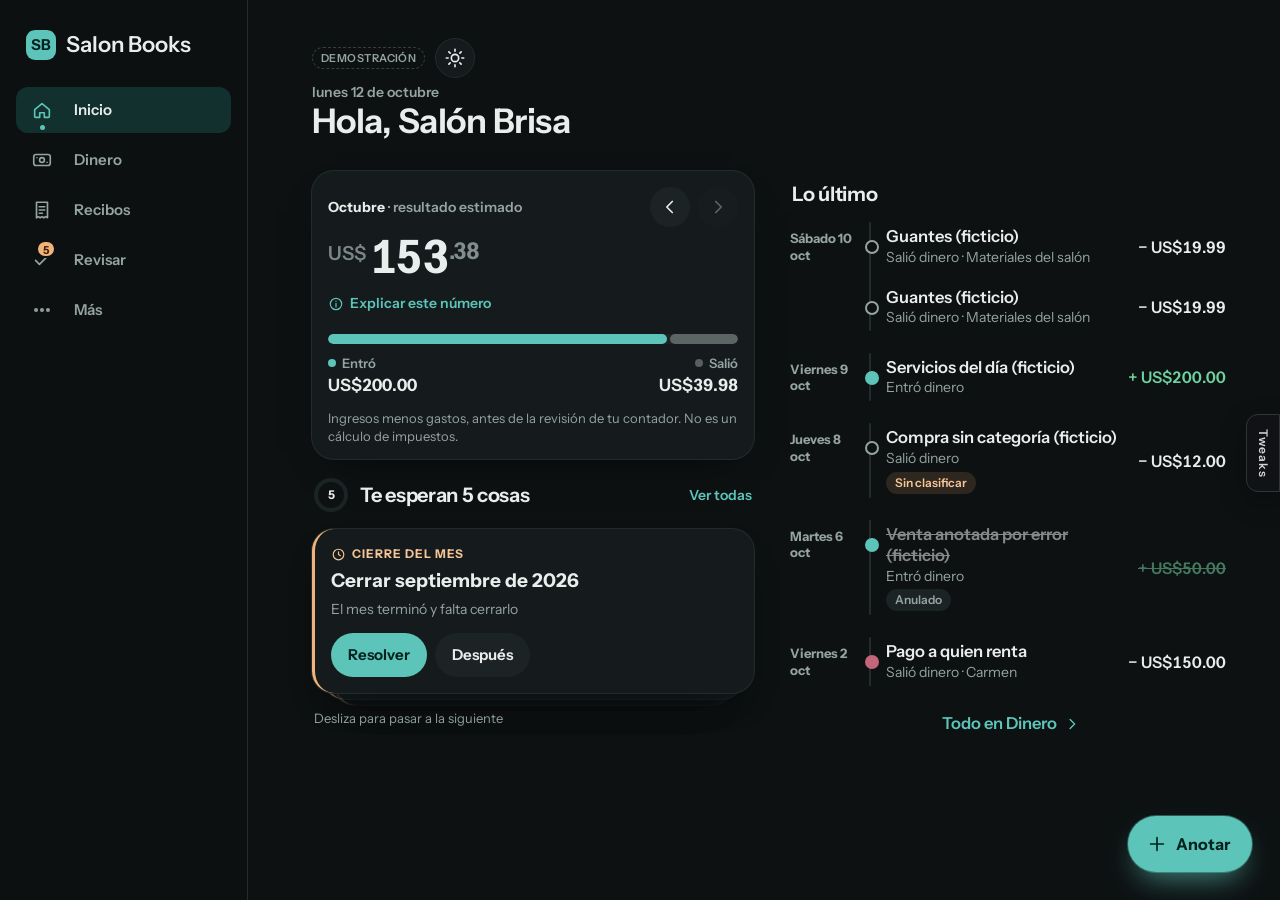
<file: d3-noche/index.html>
<!doctype html>
<html lang="es" data-theme="dark">
<head>
<meta charset="utf-8">
<meta name="viewport" content="width=device-width,initial-scale=1,viewport-fit=cover">
<meta name="robots" content="noindex, nofollow">
<meta name="description" content="Salon Books app design direction (fictional demo data).">
<meta name="theme-color" content="#0d1112">
<title>Salon Books · Noche</title>
<style>
@font-face{font-family:"Instrument Sans";src:url(fonts/instrument-sans-latin-wght-normal.woff2) format("woff2");font-weight:400 700;font-display:swap}
@font-face{font-family:"Newsreader";src:url(fonts/newsreader-latin-wght-normal.woff2) format("woff2");font-weight:200 800;font-display:swap}
:root{
  --bg:#faf5ea;--surface:#fffefb;--sunk:#f2ebdc;--text:#14292b;--muted:#566a6b;--line:#e4dac6;--line-strong:#cfc2a8;
  --action:#0e5a5f;--action-strong:#0a474b;--action-text:#fff;--tint:#e3f1ef;
  --accent:#f2b27a;--accent-tint:#fce7d2;--accent-ink:#8a4709;--ok:#1e6b4a;--ok-tint:#e1f1e8;--danger:#a12a2a;
  --card-bg:#0e5a5f;--card-bg2:#0a474b;--card-text:#fdfaf2;--card-muted:#bfdcd8;
  --chrome:#faf5ea;--shadow:0 1px 2px rgba(60,44,20,.06),0 8px 24px -12px rgba(60,44,20,.18);
  --font-sans:"Instrument Sans","Segoe UI",system-ui,sans-serif;--font-serif:"Newsreader",Charter,Georgia,serif;
  --num-size:58px;--grain:.10;--r-card:20px;--ease:cubic-bezier(.2,.8,.2,1);--spring:cubic-bezier(.34,1.4,.64,1);--sheet-ease:cubic-bezier(.32,.72,0,1);
}
:root[data-theme=dark]{
  --bg:#0f1817;--surface:#16211f;--sunk:#1c2826;--text:#ece5d6;--muted:#9fb0ac;--line:#26332f;--line-strong:#34433f;
  --action:#5fb7b0;--action-strong:#7cc9c2;--action-text:#06201e;--tint:#173533;
  --accent:#f2b27a;--accent-tint:#3a2716;--accent-ink:#f6c79c;--ok:#6cc59a;--ok-tint:#14302a;
  --card-bg:#11605f;--card-bg2:#0b4847;--card-text:#f4efe3;--card-muted:#a9d3cd;--chrome:#0f1817;
  --shadow:0 1px 2px rgba(0,0,0,.3),0 10px 30px -14px rgba(0,0,0,.6);
}
:root[data-card=ink]{--card-bg:#1d2a2c;--card-bg2:#121c1d;--card-muted:#b8c4c2}
:root[data-card=plum]{--card-bg:#5b2b4a;--card-bg2:#431f37;--card-muted:#e3c5d6}
:root[data-card=paper]{--card-bg:var(--surface);--card-bg2:var(--sunk);--card-text:var(--text);--card-muted:var(--muted)}
*{box-sizing:border-box}
html{background:var(--bg);color:var(--text);font-family:var(--font-sans);-webkit-text-size-adjust:100%;-webkit-tap-highlight-color:transparent}
body{margin:0;min-height:100dvh;font-size:17px;line-height:1.5;background:var(--bg)}
body::before{content:"";position:fixed;inset:0;pointer-events:none;opacity:var(--grain);z-index:0;mix-blend-mode:multiply;background-image:url("data:image/svg+xml,%3Csvg xmlns='http://www.w3.org/2000/svg' width='240' height='240'%3E%3Cfilter id='p'%3E%3CfeTurbulence type='fractalNoise' baseFrequency='.05' numOctaves='5'/%3E%3CfeColorMatrix values='0 0 0 0 .55 0 0 0 0 .45 0 0 0 0 .3 0 0 0 .8 0'/%3E%3C/filter%3E%3Crect width='100%25' height='100%25' filter='url(%23p)'/%3E%3C/svg%3E")}
:root[data-theme=dark] body::before{mix-blend-mode:soft-light}
h1,h2,h3{margin:0;line-height:1.15;font-weight:600}
h1,h2{font-family:var(--font-serif)}
p{margin:0}
a{color:var(--action)}
button{font:inherit;color:inherit}
.ic{width:22px;height:22px;flex:none}
:focus-visible{outline:3px solid var(--action);outline-offset:2px;border-radius:10px}
.sr{position:absolute;width:1px;height:1px;overflow:hidden;clip:rect(0 0 0 0)}

/* shell */
.app{position:relative;z-index:1;min-height:100dvh}
.screen{max-width:560px;margin:0 auto;padding:max(14px,env(safe-area-inset-top)) 18px calc(108px + env(safe-area-inset-bottom))}
.nav{position:fixed;left:0;right:0;bottom:0;z-index:20;display:flex;justify-content:space-around;padding:8px 6px calc(8px + env(safe-area-inset-bottom));background:color-mix(in srgb,var(--bg) 86%,transparent);backdrop-filter:blur(16px) saturate(1.3);-webkit-backdrop-filter:blur(16px) saturate(1.3);border-top:1px solid var(--line);view-transition-name:tabbar}
.brand{display:none}
.tab{flex:1;max-width:84px;display:flex;flex-direction:column;align-items:center;gap:3px;text-decoration:none;color:var(--muted);font-size:12px;font-weight:600;min-height:52px;padding-top:4px;transition:color .2s}
.tab-ic{position:relative;display:grid;place-items:center;width:58px;height:30px;border-radius:99px;transition:background .3s var(--ease),transform .3s var(--spring)}
.tab.on{color:var(--text)}
.tab.on .tab-ic{background:var(--action);color:var(--action-text)}
.tab:active .tab-ic{transform:scale(.9)}
.badge{position:absolute;top:-3px;right:6px;min-width:18px;height:18px;padding:0 5px;border-radius:9px;background:var(--accent);color:#3d1f04;font-size:11px;font-weight:700;display:grid;place-items:center;border:2px solid var(--bg)}
@media (min-width:960px){
  .screen{max-width:1080px;margin-left:264px;padding:36px 48px 64px}
  .nav{top:0;right:auto;width:248px;flex-direction:column;justify-content:flex-start;gap:4px;padding:28px 16px;border-top:0;border-right:1px solid var(--line);background:var(--surface)}
  .brand{display:flex;align-items:center;gap:10px;font-family:var(--font-serif);font-size:22px;font-weight:600;padding:0 10px 22px}
  .tab{flex:none;max-width:none;flex-direction:row;gap:12px;font-size:15px;min-height:46px;padding:0 6px;border-radius:12px}
  .tab-ic{width:40px;height:34px}
  .tab.on{background:var(--tint)}
}
.mark{display:inline-grid;place-items:center;width:30px;height:30px;border-radius:9px;background:var(--action);color:var(--action-text);font:700 15px var(--font-serif)}

/* top */
.top{display:flex;align-items:center;gap:10px;min-height:44px}
.hello{display:flex;align-items:center;gap:9px;font-weight:600;font-size:15px;margin-right:auto}
.demo-chip{font-size:11px;font-weight:600;letter-spacing:.04em;text-transform:uppercase;color:var(--muted);border:1px dashed var(--line-strong);padding:2px 8px;border-radius:99px}
.icon-btn{display:grid;place-items:center;width:44px;height:44px;border-radius:50%;border:1px solid var(--line);background:var(--surface);cursor:pointer;transition:transform .2s var(--spring)}
.icon-btn:active{transform:scale(.9)}
@media (min-width:960px){.hello .mark{display:none}}

/* month heading (the page title of the ledger) */
.month-head{display:flex;align-items:center;gap:6px;margin:14px 0 14px}
.month-title{flex:1;text-align:center}
.mt-name{display:block;font-size:46px;font-weight:500;letter-spacing:-.02em;line-height:1;text-transform:capitalize}
.mt-year{display:block;margin-top:6px;font:600 12px var(--font-sans);letter-spacing:.12em;text-transform:uppercase;color:var(--muted)}
.mt-year b{color:var(--ok)}
.step{display:grid;place-items:center;width:44px;height:44px;border-radius:50%;border:1px solid var(--line);background:var(--surface);cursor:pointer;color:var(--text);transition:transform .2s var(--spring),opacity .2s}
.step:active{transform:scale(.88)}
.step[aria-disabled=true]{opacity:.35}

/* statement: the one bold block */
.statement{position:relative;overflow:hidden;border-radius:26px;padding:20px 20px 14px;color:var(--card-text);background:radial-gradient(120% 90% at 100% 0%,color-mix(in srgb,var(--card-bg) 70%,#fff 12%),transparent 60%),linear-gradient(160deg,var(--card-bg),var(--card-bg2));box-shadow:0 18px 40px -22px color-mix(in srgb,var(--card-bg2) 90%,transparent),0 2px 4px rgba(0,0,0,.08);touch-action:pan-y}
:root[data-card=paper] .statement{border:1px solid var(--line)}
.statement::after{content:"";position:absolute;inset:0;pointer-events:none;opacity:.18;mix-blend-mode:overlay;background-image:url("data:image/svg+xml,%3Csvg xmlns='http://www.w3.org/2000/svg' width='160' height='160'%3E%3Cfilter id='n'%3E%3CfeTurbulence type='fractalNoise' baseFrequency='.9' numOctaves='3'/%3E%3C/filter%3E%3Crect width='100%25' height='100%25' filter='url(%23n)'/%3E%3C/svg%3E")}
.st-top{display:flex;align-items:center;justify-content:space-between;gap:10px}
.st-label{font-size:13px;font-weight:600;letter-spacing:.1em;text-transform:uppercase;color:var(--card-muted)}
.st-explain{display:inline-flex;align-items:center;gap:6px;border:0;background:color-mix(in srgb,var(--card-text) 12%,transparent);color:var(--card-text);border-radius:99px;padding:0 12px;min-height:36px;font-size:13px;font-weight:600;cursor:pointer}
.st-explain .ic{width:16px;height:16px}
.st-num{font-family:var(--font-serif);font-size:var(--num-size);font-weight:500;letter-spacing:-.025em;line-height:1.05;margin:10px 0 2px;font-variant-numeric:tabular-nums lining-nums}
.cu-cur{font-size:.42em;font-weight:500;letter-spacing:0;margin-right:.12em;vertical-align:.62em;opacity:.8}
.cu-dec{font-size:.5em;vertical-align:.58em;margin-left:.04em;opacity:.85}
:root[data-cents=same] .cu-dec{font-size:1em;vertical-align:0;opacity:1}
:root[data-cents=hide] .cu-dec{display:none}
.st-split{display:grid;grid-template-columns:1fr 1fr;gap:10px;margin-top:12px}
.st-split button{display:flex;flex-direction:column;align-items:flex-start;gap:2px;text-align:left;border:0;border-radius:16px;padding:10px 12px;min-height:60px;background:color-mix(in srgb,var(--card-text) 9%,transparent);color:var(--card-text);cursor:pointer;transition:transform .2s var(--spring),background .2s}
.st-split button:active{transform:scale(.97)}
.st-split span{display:flex;align-items:center;gap:5px;font-size:13px;color:var(--card-muted);font-weight:600}
.st-split span .ic{width:16px;height:16px}
.st-split b{font:600 20px var(--font-serif);font-variant-numeric:tabular-nums}
.st-chart{margin-top:12px}
.chart{display:block;width:100%;height:auto;overflow:visible}
.bar-in{fill:var(--card-text);opacity:.92}
.bar-out{fill:var(--card-text);opacity:.32}
.bar-g:not(.on) .bar-in{opacity:.5}
.bar-g:not(.on) .bar-out{opacity:.22}
.bar-out{opacity:.45}
.bar-l{font:600 11px var(--font-sans);fill:var(--card-muted);letter-spacing:.06em;text-transform:uppercase}
.bar-g.on .bar-l{fill:var(--card-text)}
.bars .bar{transform-box:fill-box;transform-origin:bottom;animation:grow .8s var(--ease) both;animation-delay:calc(var(--i)*90ms + .15s)}
@keyframes grow{from{transform:scaleY(0)}}
.chart.line .ln{fill:none;stroke:var(--card-text);stroke-width:2.5;vector-effect:non-scaling-stroke;stroke-dasharray:1;stroke-dashoffset:1;animation:draw 1.1s var(--ease) .2s forwards}
.chart.line .ln-area{fill:var(--card-text);opacity:.1}
.ln-dot{fill:var(--card-bg);stroke:var(--card-text);stroke-width:2}
.ln-dot.on{fill:var(--card-text)}
@keyframes draw{to{stroke-dashoffset:0}}
:root[data-chart=none] .st-chart{display:none}
.st-legend{display:flex;gap:14px;font-size:12px;color:var(--card-muted);margin-top:4px}
.st-legend i{display:inline-block;width:9px;height:9px;border-radius:3px;background:var(--card-text);margin-right:5px;vertical-align:-1px}
.st-legend i.o{opacity:.35}
:root[data-chart=line] .st-legend{display:none}
.st-note{font-size:13px;color:var(--muted);margin:10px 4px 0;line-height:1.45}

/* round icon actions */
.actions{display:grid;grid-template-columns:repeat(3,1fr);gap:8px;margin:22px 0 6px}
.act{display:flex;flex-direction:column;align-items:center;gap:8px;text-decoration:none;color:var(--text);font-size:14px;font-weight:600;text-align:center;line-height:1.2;-webkit-user-select:none;user-select:none}
.act-c{display:grid;place-items:center;width:64px;height:64px;border-radius:50%;background:var(--surface);border:1px solid var(--line);box-shadow:var(--shadow);color:var(--action);transition:transform .25s var(--spring),box-shadow .25s}
.act-c .ic{width:26px;height:26px}
.act:active .act-c{transform:scale(.9);box-shadow:none}
.act.primary .act-c{background:var(--action);border-color:var(--action);color:var(--action-text)}
:root[data-act=squircle] .act-c{border-radius:22px}
:root[data-act=pills] .actions{grid-template-columns:1fr;gap:8px}
:root[data-act=pills] .act{flex-direction:row;gap:14px;background:var(--surface);border:1px solid var(--line);border-radius:18px;padding:8px 14px 8px 8px;box-shadow:var(--shadow);font-size:16px}
:root[data-act=pills] .act-c{width:46px;height:46px;box-shadow:none}

/* sections */
.sec{margin-top:28px}
.sec-h{display:flex;align-items:baseline;gap:10px;margin:0 4px 10px}
.sec-h h2{font-size:23px;font-weight:600;letter-spacing:-.01em}
.sec-h .more-link{margin-left:auto;font-size:14px;font-weight:600;text-decoration:none;min-height:44px;display:inline-flex;align-items:center}
.count{display:inline-grid;place-items:center;min-width:26px;height:26px;padding:0 8px;border-radius:99px;background:var(--accent);color:#3d1f04;font:700 14px var(--font-sans);transform:translateY(-2px)}
.need-list,.rows{list-style:none;margin:0;padding:0}
.need-list{background:var(--surface);border-radius:var(--r-card);box-shadow:var(--shadow);border:1px solid var(--line);overflow:hidden}
.need{display:flex;align-items:center;gap:12px;width:100%;border:0;background:none;text-align:left;padding:13px 14px;min-height:64px;cursor:pointer;transition:background .2s}
.need-list li+li .need{border-top:1px solid var(--line)}
.need:active{background:var(--sunk)}
.need-dot{width:10px;height:10px;border-radius:50%;background:var(--accent);box-shadow:0 0 0 4px var(--accent-tint);flex:none}
.need-main{flex:1;display:flex;flex-direction:column;min-width:0}
.need-title{font-weight:600}
.need-sub{font-size:14px;color:var(--muted);font-variant-numeric:tabular-nums}
.need-chev{color:var(--muted);width:18px;height:18px}
:root[data-tw-need=block] .need-list{background:var(--accent-tint);border-color:color-mix(in srgb,var(--accent) 50%,var(--line))}
:root[data-tw-need=block] .need-list li+li .need{border-top-color:color-mix(in srgb,var(--accent) 35%,transparent)}
:root[data-tw-need=quiet] .need-list{background:none;box-shadow:none;border:0;border-top:1px solid var(--line);border-radius:0}
.all-clear{display:flex;gap:12px;align-items:center;padding:16px;border-radius:var(--r-card);background:var(--ok-tint);color:var(--ok)}
.all-clear p{color:var(--text)}

/* ledger rows */
.day{margin-top:14px}
.day-h{display:flex;justify-content:space-between;margin:0 6px 6px;font:700 12px var(--font-sans);letter-spacing:.1em;text-transform:uppercase;color:var(--muted)}
.day-h span:first-child::first-letter{text-transform:uppercase}
.day-sum{font-variant-numeric:tabular-nums;letter-spacing:.02em}
:root[data-days=off] .day-h{display:none}
.rows{background:var(--surface);border:1px solid var(--line);border-radius:var(--r-card);box-shadow:var(--shadow);overflow:hidden}
.row{display:flex;align-items:center;gap:12px;width:100%;border:0;background:none;text-align:left;padding:12px 14px;min-height:64px;cursor:pointer;transition:background .2s}
.rows li+li .row{border-top:1px solid var(--line)}
.row:active{background:var(--sunk)}
.row.just{animation:just 1.6s var(--ease)}
@keyframes just{0%{background:var(--tint)}100%{background:transparent}}
.row-ic{position:relative;display:grid;place-items:center;width:40px;height:40px;border-radius:50%;background:var(--sunk);color:var(--muted);flex:none}
.row-ic .ic{width:19px;height:19px}
.row-ic.in{background:var(--tint);color:var(--action)}
.who-dot{position:absolute;right:-1px;bottom:-1px;width:13px;height:13px;border-radius:50%;background:var(--who);border:2px solid var(--surface)}
.row-main{flex:1;min-width:0;display:flex;flex-direction:column;align-items:flex-start}
.row-title{font-weight:600;line-height:1.3}
.row-sub{font-size:14px;color:var(--muted);line-height:1.35}
.row-amt{font:600 18px var(--font-serif);font-variant-numeric:tabular-nums;white-space:nowrap}
.row-amt.in{color:var(--ok)}
.is-void .row-title,.is-void .row-amt{text-decoration:line-through;opacity:.55}
.tag{display:inline-block;margin-top:4px;font-size:12px;font-weight:600;padding:2px 9px;border-radius:99px}
.tag-need{background:var(--accent-tint);color:var(--accent-ink)}
.tag-wait,.tag-void{background:var(--sunk);color:var(--muted)}
.tag-ok{background:var(--ok-tint);color:var(--ok)}
.see-all{display:flex;align-items:center;justify-content:center;gap:6px;min-height:48px;margin-top:8px;font-weight:600;text-decoration:none}
.see-all .ic{width:18px;height:18px}

/* desktop Inicio: two columns */
@media (min-width:960px){
  .home{display:grid;grid-template-columns:minmax(0,1.05fr) minmax(0,1fr);gap:0 40px;align-items:start}
  .home .top,.home .month-head{grid-column:1/-1}
  .home .month-head{justify-content:flex-start}
  .home .month-title{flex:none;text-align:left;order:-1;margin-right:auto}
  .home .col-r .sec:first-child{margin-top:0}
}

/* pages */
.page-h{display:flex;align-items:center;justify-content:space-between;gap:12px;margin:10px 0 6px}
.page-h h1{font-size:38px;font-weight:500;letter-spacing:-.02em}
.lede{color:var(--muted);margin-bottom:16px;max-width:52ch}
.btn{display:inline-flex;align-items:center;justify-content:center;gap:8px;min-height:48px;padding:0 20px;border-radius:99px;border:1px solid transparent;font-weight:650;font-size:16px;text-decoration:none;cursor:pointer;transition:transform .2s var(--spring),background .2s,box-shadow .2s}
.btn:active{transform:scale(.96)}
.btn .ic{width:19px;height:19px}
.btn-main{background:var(--action);color:var(--action-text);box-shadow:0 8px 18px -10px var(--action)}
.btn-quiet{background:var(--surface);border-color:var(--line-strong);color:var(--text)}
.btn-sm{min-height:44px;padding:0 16px;font-size:15px}
.search{display:flex;align-items:center;gap:10px;background:var(--surface);border:1px solid var(--line-strong);border-radius:16px;padding:0 14px;min-height:50px;transition:box-shadow .2s,border-color .2s}
.search:focus-within{border-color:var(--action);box-shadow:0 0 0 4px var(--tint)}
.search .ic{color:var(--muted)}
.search input{flex:1;border:0;background:none;font:inherit;color:var(--text);min-height:48px;outline:none}
.chips{display:flex;gap:8px}
.chips.scroll{overflow-x:auto;scrollbar-width:none;margin:12px -18px 4px;padding:2px 18px 6px;scroll-snap-type:x proximity}
.chips.scroll::-webkit-scrollbar{display:none}
.chips.wrap{flex-wrap:wrap}
.chip{position:relative;flex:none;display:inline-flex;align-items:center;gap:7px;min-height:44px;padding:0 15px;border-radius:99px;border:1px solid var(--line-strong);background:var(--surface);font-size:15px;font-weight:600;cursor:pointer;scroll-snap-align:start;transition:background .2s,color .2s,transform .2s var(--spring),border-color .2s}
.chip:active{transform:scale(.95)}
.chip .ic{width:18px;height:18px;color:var(--action)}
.chip.sel,.chip:has(input:checked){background:var(--text);color:var(--bg);border-color:var(--text)}
.chip.sel .ic,.chip:has(input:checked) .ic{color:inherit}
.chip input{position:absolute;opacity:0;pointer-events:none}
.chip:has(input:focus-visible){outline:3px solid var(--action);outline-offset:2px}
.chip.suggested{box-shadow:0 0 0 3px var(--accent-tint)}
.chip.who i{width:12px;height:12px;border-radius:50%;background:var(--who)}
.stepper{display:flex;align-items:center;justify-content:space-between;gap:8px;margin:10px 0 0}
.step-label{font:600 20px var(--font-serif);text-align:center;display:flex;flex-direction:column;line-height:1.2}
.step-label small{font:600 11px var(--font-sans);letter-spacing:.1em;text-transform:uppercase;color:var(--muted)}
.month-sum{display:grid;grid-template-columns:repeat(3,1fr);gap:8px;margin:12px 0 4px}
.month-sum button{border:1px solid var(--line);background:var(--surface);border-radius:16px;padding:10px;text-align:left;cursor:pointer;min-height:64px;display:flex;flex-direction:column;transition:transform .2s var(--spring)}
.month-sum button:active{transform:scale(.96)}
.month-sum span{font-size:12px;font-weight:600;color:var(--muted);text-transform:uppercase;letter-spacing:.08em}
.month-sum b{font:600 17px var(--font-serif);font-variant-numeric:tabular-nums}
.empty{text-align:center;padding:40px 10px;color:var(--muted);display:grid;justify-items:center;gap:10px}
.progress{height:10px;border-radius:99px;background:var(--sunk);overflow:hidden}
.progress span{display:block;height:100%;width:calc(var(--p)*100%);background:var(--action);border-radius:99px;transition:width .6s var(--ease)}
.progress-l{font-size:14px;color:var(--muted);margin:6px 2px 14px}
.receipt-grid{list-style:none;padding:0;margin:0;display:grid;grid-template-columns:repeat(auto-fill,minmax(150px,1fr));gap:12px}
.rcard{width:100%;border:1px solid var(--line);background:var(--surface);border-radius:18px;padding:10px;text-align:left;cursor:pointer;box-shadow:var(--shadow);display:flex;flex-direction:column;gap:8px;transition:transform .2s var(--spring)}
.rcard:active{transform:scale(.97)}
.rthumb{display:block;height:150px;overflow:hidden;border-radius:12px;background:var(--sunk);padding:10px 18px 0}
.receipt.thumb{width:100%;height:auto;filter:drop-shadow(0 4px 6px rgba(0,0,0,.12));transform:rotate(-2deg)}
.rmeta{display:flex;flex-direction:column;font-size:14px;align-items:flex-start}
.rmeta span{color:var(--muted)}
.set{margin-top:22px}
.set-h{font:700 12px var(--font-sans);letter-spacing:.1em;text-transform:uppercase;color:var(--muted);margin:0 4px 8px}
.seg{display:flex;gap:4px;padding:4px;border-radius:16px;background:var(--sunk);border:1px solid var(--line)}
.seg-b{position:relative;flex:1;display:flex;align-items:center;justify-content:center;gap:6px;min-height:46px;border-radius:12px;border:0;background:none;font-size:15px;font-weight:600;color:var(--muted);cursor:pointer;text-align:center;line-height:1.2;padding:4px 6px;transition:background .25s var(--ease),color .25s}
.seg-b .ic{width:17px;height:17px}
.seg-b.sel,.seg-b:has(input:checked){background:var(--surface);color:var(--text);box-shadow:0 1px 3px rgba(0,0,0,.12)}
.seg-b input{position:absolute;opacity:0;pointer-events:none}
.seg-b:has(input:focus-visible){outline:3px solid var(--action)}
.switch-row,.set-row{display:flex;align-items:center;justify-content:space-between;gap:12px;background:var(--surface);border:1px solid var(--line);border-radius:18px;padding:12px 14px;min-height:64px}
.switch-row>span,.set-row>span{display:flex;align-items:center;gap:12px;flex:1}
.switch-row small,.set-row small{display:block;color:var(--muted);font-size:14px}
.switch-row input{appearance:none;-webkit-appearance:none;width:52px;height:32px;border-radius:99px;background:var(--line-strong);position:relative;cursor:pointer;transition:background .25s;flex:none;margin:0}
.switch-row input::after{content:"";position:absolute;top:3px;left:3px;width:26px;height:26px;border-radius:50%;background:#fff;box-shadow:0 1px 3px rgba(0,0,0,.25);transition:transform .3s var(--spring)}
.switch-row input:checked{background:var(--action)}
.switch-row input:checked::after{transform:translateX(20px)}
.set-list{list-style:none;padding:0;margin:0;display:grid;gap:8px}
.who-row i{display:inline-block;width:10px;height:10px;border-radius:50%;background:var(--who);margin:0 4px 0 6px}
.who-row i:first-child{margin-left:0}
.demo-note{margin-top:24px;font-size:13px;color:var(--muted);border:1px dashed var(--line-strong);border-radius:14px;padding:10px 12px}

/* forms */
.back{display:inline-flex;align-items:center;gap:4px;min-height:44px;font-weight:600;text-decoration:none;margin-left:-6px}
.form{display:flex;flex-direction:column;gap:18px;margin-top:8px}
.field{display:flex;flex-direction:column;gap:7px;border:0;margin:0;padding:0;min-width:0}
.field>label,.field legend{font-weight:650;font-size:15px;padding:0}
.field input:not([type=radio]):not([type=checkbox]),.cat-more{font:inherit;color:var(--text);background:var(--surface);border:1px solid var(--control,#7d8a85);border-radius:14px;min-height:50px;padding:0 14px;transition:border-color .2s,box-shadow .2s;width:100%}
.field input:focus,.cat-more:focus{outline:none;border-color:var(--action);box-shadow:0 0 0 4px var(--tint)}
.amt{display:flex;align-items:baseline;gap:6px;border-bottom:2px solid var(--line-strong);padding:4px 2px 6px;transition:border-color .2s}
.amt:focus-within{border-color:var(--action)}
.amt-cur{font:500 26px var(--font-serif);color:var(--muted)}
.amt input{border:0!important;background:none!important;box-shadow:none!important;padding:0!important;font:500 52px var(--font-serif)!important;letter-spacing:-.02em;min-height:64px!important;font-variant-numeric:tabular-nums}
.amt-wrap.bad .amt{border-color:var(--danger);animation:shake .35s}
@keyframes shake{25%{transform:translateX(-6px)}75%{transform:translateX(6px)}}
.form-err{color:var(--danger);font-size:14px;font-weight:600}
.from-receipt input,.amt-wrap.from-receipt .amt{background:linear-gradient(var(--accent-tint),var(--accent-tint)) bottom/100% 0 no-repeat;animation:fill-in .9s var(--ease) both}
.from-receipt>label::after,.amt-wrap.from-receipt>label::after{content:"Leído del recibo";margin-left:8px;font-size:12px;font-weight:700;color:var(--accent-ink);background:var(--accent-tint);padding:2px 8px;border-radius:99px}
@keyframes fill-in{from{background-size:100% 100%}to{background-size:100% 0}}
.hint{font-size:14px;color:var(--muted)}
.cat-more{margin-top:4px}
.more summary{display:flex;align-items:center;gap:8px;min-height:48px;font-weight:650;color:var(--action);cursor:pointer;list-style:none}
.more summary::-webkit-details-marker{display:none}
.more[open] summary .ic{transform:rotate(45deg)}
.more summary .ic{transition:transform .3s var(--spring)}
.more-in{display:flex;flex-direction:column;gap:14px;padding:4px 0 6px}
.submit-bar{position:sticky;bottom:calc(84px + env(safe-area-inset-bottom));padding:10px 0;background:linear-gradient(transparent,var(--bg) 30%)}
.btn-save{width:100%;min-height:56px;font-size:17px;position:relative;overflow:hidden}
.btn-save .s-busy,.btn-save .s-ok{display:none}
.btn-save.saving .s-idle{display:none}
.btn-save.saving .s-busy{display:block;width:22px;height:22px;border-radius:50%;border:3px solid color-mix(in srgb,var(--action-text) 35%,transparent);border-top-color:var(--action-text);animation:spin .7s linear infinite}
.btn-save.saved{background:var(--ok);box-shadow:0 8px 18px -10px var(--ok)}
.btn-save.saved .s-idle{display:none}
.btn-save.saved .s-ok{display:inline-flex;align-items:center;gap:8px;animation:pop .4s var(--spring)}
@keyframes spin{to{transform:rotate(360deg)}}
@keyframes pop{from{transform:scale(.6);opacity:0}}
.receipt-pane{margin:6px 0 4px}
.receipt-frame{position:relative;display:block;width:100%;border:0;padding:18px 0 22px;border-radius:22px;background:radial-gradient(80% 70% at 50% 40%,#5b5348,#2f2a24);cursor:zoom-in;overflow:hidden;box-shadow:var(--shadow)}
.receipt-frame .receipt{display:block;width:62%;max-width:240px;height:auto;margin:0 auto;transform:rotate(-2.5deg);filter:drop-shadow(0 14px 18px rgba(0,0,0,.45))}
.scanline{position:absolute;left:0;right:0;top:0;height:70px;background:linear-gradient(transparent,color-mix(in srgb,var(--accent) 45%,transparent),transparent);opacity:0;pointer-events:none}
.reading .scanline{opacity:1;animation:scan 1.4s var(--ease) infinite}
@keyframes scan{from{transform:translateY(-70px)}to{transform:translateY(420px)}}
.read-status{display:flex;align-items:center;gap:8px;margin-top:10px;font-weight:600;font-size:15px;min-height:28px}
.read-status .ic{width:18px;height:18px}
.rs-read{display:none;color:var(--ok)}
.rs-reading{display:none;color:var(--accent-ink)}
.reading .rs-reading,.read .rs-read{display:inline-flex;align-items:center;gap:8px}
.reading .rs-reading .ic{animation:spin 1.6s linear infinite}
.reading .form{opacity:.5;pointer-events:none;filter:saturate(.5)}
@media (min-width:960px){
  .form-page.has-receipt{display:grid;grid-template-columns:minmax(0,.9fr) minmax(0,1fr);gap:0 40px;align-items:start}
  .form-page.has-receipt .back,.form-page.has-receipt .page-h{grid-column:1/-1}
  .form-page.has-receipt .receipt-pane{position:sticky;top:30px}
  .form-page:not(.has-receipt) .form{max-width:560px}
  .submit-bar{bottom:0}
}

/* sheets, toast */
.sheet-wrap{position:fixed;inset:0;z-index:50}
.scrim{position:absolute;inset:0;background:rgba(14,22,22,.42);opacity:0;transition:opacity .3s}
.sheet{position:absolute;left:0;right:0;bottom:0;max-height:90dvh;overflow:auto;overscroll-behavior:contain;background:var(--bg);border-radius:28px 28px 0 0;padding:8px 18px calc(18px + env(safe-area-inset-bottom));transform:translateY(105%);transition:transform .42s var(--sheet-ease);box-shadow:0 -10px 40px rgba(0,0,0,.2)}
.sheet-wrap.open .scrim{opacity:1}
.sheet-wrap.open .sheet{transform:none}
.grab{width:42px;height:5px;border-radius:9px;background:var(--line-strong);margin:4px auto 10px;cursor:grab;touch-action:none}
@media (min-width:960px){.sheet{left:50%;right:auto;bottom:auto;top:50%;width:520px;border-radius:28px;transform:translate(-50%,-46%) scale(.96);opacity:0;transition:transform .35s var(--sheet-ease),opacity .25s}.sheet-wrap.open .sheet{transform:translate(-50%,-50%);opacity:1}.grab{display:none}}
.sh-body{display:flex;flex-direction:column;gap:12px}
.sh-kicker{font:700 12px var(--font-sans);letter-spacing:.1em;text-transform:uppercase;color:var(--muted);display:flex;align-items:center;gap:6px}
.sh-kicker.need{color:var(--accent-ink)}
.sh-kicker .ic{width:16px;height:16px}
.sh-title{font-size:26px;font-weight:600}
.sh-amount{font:500 40px var(--font-serif);font-variant-numeric:tabular-nums;letter-spacing:-.02em}
.sh-amount.in{color:var(--ok)}
.sh-meta{color:var(--muted)}
.sh-dl{margin:0;display:grid;gap:0;background:var(--surface);border:1px solid var(--line);border-radius:18px;overflow:hidden}
.sh-dl div{display:flex;justify-content:space-between;gap:12px;padding:11px 14px}
.sh-dl div+div{border-top:1px solid var(--line)}
.sh-dl dt{color:var(--muted)}
.sh-dl dd{margin:0;font-weight:600;text-align:right}
.sh-why{display:flex;gap:10px;align-items:flex-start;font-size:15px;color:var(--muted);background:var(--sunk);border-radius:14px;padding:11px 12px}
.sh-why .ic{width:18px;height:18px;margin-top:2px}
.sh-label{font-weight:650}
.sh-actions{display:flex;gap:8px;flex-wrap:wrap}
.sh-actions .btn{flex:1}
.sh-actions.col{flex-direction:column}
.sh-done{margin-top:4px}
.sh-receipt{background:var(--sunk);border-radius:16px;padding:14px;display:grid;place-items:center}
.receipt.mini{width:150px;height:auto;transform:rotate(-2deg);filter:drop-shadow(0 6px 8px rgba(0,0,0,.18))}
.receipt.zoomed{width:100%;max-width:360px;height:auto;margin:0 auto;display:block}
.dup-pair{display:grid;grid-template-columns:1fr 1fr;gap:8px}
.dup-pair div{background:var(--surface);border:1px solid var(--line);border-radius:16px;padding:12px;display:flex;flex-direction:column;gap:4px;font-size:14px}
.dup-pair span{color:var(--muted)}
.anotar-grid{display:grid;gap:10px}
.anotar{display:grid;grid-template-columns:52px 1fr;grid-template-rows:auto auto;column-gap:14px;align-items:center;text-decoration:none;color:var(--text);background:var(--surface);border:1px solid var(--line);border-radius:20px;padding:12px 14px;min-height:76px;transition:transform .2s var(--spring)}
.anotar:active{transform:scale(.97)}
.anotar .ic{grid-row:1/3;width:52px;height:52px;padding:13px;border-radius:50%;background:var(--tint);color:var(--action)}
.anotar span{color:var(--muted);font-size:14px}
.toast{position:fixed;left:50%;bottom:calc(96px + env(safe-area-inset-bottom));z-index:60;display:flex;align-items:center;gap:10px;max-width:min(92vw,440px);padding:12px 16px 12px 12px;border-radius:18px;background:var(--text);color:var(--bg);font-weight:600;font-size:15px;box-shadow:0 14px 30px -12px rgba(0,0,0,.45);transform:translate(-50%,24px) scale(.96);opacity:0;pointer-events:none;transition:transform .45s var(--spring),opacity .25s}
.toast.show{transform:translate(-50%,0);opacity:1}
.toast-ic{display:grid;place-items:center;width:28px;height:28px;border-radius:50%;background:var(--ok);color:#fff;flex:none}
.toast.warn .toast-ic{background:var(--accent);color:#3d1f04}
.toast-ic .ic{width:17px;height:17px}
@media (min-width:960px){.toast{bottom:28px;left:calc(50% + 124px)}}

/* skeleton + entry motion */
.sk{border-radius:16px;background:linear-gradient(90deg,var(--sunk) 25%,color-mix(in srgb,var(--sunk) 50%,var(--surface)) 50%,var(--sunk) 75%);background-size:300% 100%;animation:sh 1.2s linear infinite}
@keyframes sh{from{background-position:100% 0}to{background-position:-200% 0}}
[data-anim] .top,[data-anim] .month-head,[data-anim] .statement,[data-anim] .st-note,[data-anim] .actions,[data-anim] .sec,[data-anim] .page-h,[data-anim] .lede,[data-anim] .search,[data-anim] .chips,[data-anim] .stepper,[data-anim] .month-sum,[data-anim] .day,[data-anim] .set,[data-anim] .field,[data-anim] .receipt-pane{animation:rise .6s var(--ease) both}
[data-anim] :is(.statement,.lede,.search){animation-delay:.05s}[data-anim] :is(.st-note,.chips){animation-delay:.09s}[data-anim] :is(.actions,.stepper){animation-delay:.12s}[data-anim] .month-sum{animation-delay:.15s}
[data-anim] .sec:nth-of-type(1){animation-delay:.16s}[data-anim] .sec:nth-of-type(2){animation-delay:.2s}[data-anim] .day{animation-delay:calc(.18s + var(--gi,0)*.04s)}
@keyframes rise{from{opacity:0;transform:translateY(14px)}}
::view-transition-old(root){animation:vt-out .2s ease both}
::view-transition-new(root){animation:vt-in .34s var(--ease) both}
[data-nav=fwd]::view-transition-new(root){animation-name:vt-in-r}
[data-nav=back]::view-transition-new(root){animation-name:vt-in-l}
@keyframes vt-out{to{opacity:0}}
@keyframes vt-in{from{opacity:0}}
@keyframes vt-in-r{from{opacity:0;transform:translateX(24px)}}
@keyframes vt-in-l{from{opacity:0;transform:translateX(-24px)}}
:root[data-motion=subtle] *{animation-duration:.01ms!important;transition-duration:.12s!important}
@media (prefers-reduced-motion:reduce){*,*::before,*::after{animation-duration:.01ms!important;animation-iteration-count:1!important;transition-duration:.01ms!important}}

/* tweaks button: a slim tab on the right edge so it never covers the tab bar or sheets */
#twt{top:46%!important;bottom:auto!important;right:0!important;min-height:0!important;padding:14px 7px!important;border-radius:12px 0 0 12px!important;writing-mode:vertical-rl;font-size:12px!important;letter-spacing:.06em;opacity:.82}
/* ===== Libreta round 1 (judge r00): shorter ledger card, labelled months, receipt-slip attention, larger desktop ===== */
.d1 .month-head{margin:6px 0 12px}
.d1 .mt-name{font-size:40px}
.d1 .mt-year{margin-top:4px}
.d1 .statement{padding:16px 18px 14px 30px;background-image:repeating-linear-gradient(180deg,transparent 0 27px,color-mix(in srgb,var(--card-text) 7%,transparent) 27px 28px),radial-gradient(120% 90% at 100% 0%,color-mix(in srgb,var(--card-bg) 70%,#fff 12%),transparent 60%),linear-gradient(160deg,var(--card-bg),var(--card-bg2))}
.d1 .statement::before{content:"";position:absolute;left:15px;top:0;bottom:0;width:0;border-left:1.5px dashed color-mix(in srgb,var(--card-text) 26%,transparent);pointer-events:none}
:root.d1[data-card=paper] .statement{background-image:repeating-linear-gradient(180deg,transparent 0 27px,var(--line) 27px 28px)}
.d1 .st-num{margin:4px 0 0;line-height:1}
.d1 .st-num .cu-cur{font-size:.36em;vertical-align:baseline;margin-right:.18em;opacity:.75}
.d1 .st-num .cu-dec{font-size:.5em;vertical-align:baseline;opacity:.7}
.d1 .st-split{display:flex;gap:6px;margin-top:10px}
.d1 .st-split button{flex:1;min-width:0;flex-direction:column;align-items:flex-start;gap:0;min-height:52px;padding:7px 12px;border-radius:12px}
.d1 .st-split b{font-size:18px}
.d1 .st-chart{margin-top:12px;padding-top:10px;border-top:1px solid color-mix(in srgb,var(--card-text) 16%,transparent)}
.st-months .smh{font-size:12px;font-weight:600;letter-spacing:.08em;text-transform:uppercase;color:var(--card-muted);margin-bottom:6px}
.smr{display:grid;grid-template-columns:38px 1fr auto;align-items:center;gap:10px;min-height:24px;color:var(--card-muted);font-size:13px}
.smr.on{color:var(--card-text)}
.sml{font-weight:700;letter-spacing:.06em;text-transform:uppercase;font-size:12px}
.smt{height:8px;border-radius:9px;background:color-mix(in srgb,var(--card-text) 10%,transparent);overflow:hidden}
.smt i{display:block;height:100%;width:calc(var(--w)*100%);border-radius:9px;background:color-mix(in srgb,var(--card-text) 45%,transparent);transform-origin:left;animation:sx .9s var(--ease) both;animation-delay:calc(var(--i)*.1s + .2s)}
.smr.on .smt i{background:var(--card-text)}
@keyframes sx{from{transform:scaleX(0)}}
.smv{font:600 15px var(--font-serif);font-variant-numeric:tabular-nums;text-align:right;min-width:74px}
.smv small{display:block;font:600 10px var(--font-sans);letter-spacing:.08em;text-transform:uppercase;color:var(--card-muted);margin-top:-2px}
.d1 .st-note{margin-top:8px}
.d1 .actions{margin:16px 0 0}
.d1 .act-c{width:60px;height:60px;background:var(--tint);border-color:transparent;box-shadow:none}
.d1 .act.primary .act-c{background:var(--action);box-shadow:0 10px 20px -10px var(--action)}
.d1 .sec{margin-top:22px}
/* attention as a receipt slip */
.d1 .need-wrap{filter:drop-shadow(0 1px 1px rgba(60,44,20,.08)) drop-shadow(0 10px 16px rgba(60,44,20,.12))}
:root.d1[data-theme=dark] .need-wrap{filter:drop-shadow(0 10px 16px rgba(0,0,0,.45))}
.d1 .need-wrap .need-list{box-shadow:none;border:0;border-radius:16px 16px 0 0;padding-bottom:10px;-webkit-mask:linear-gradient(#000 0 0) top/100% calc(100% - 9px) no-repeat,conic-gradient(from -45deg at bottom,#0000,#000 1deg 89deg,#0000 90deg) bottom/16px 9px repeat-x;mask:linear-gradient(#000 0 0) top/100% calc(100% - 9px) no-repeat,conic-gradient(from -45deg at bottom,#0000,#000 1deg 89deg,#0000 90deg) bottom/16px 9px repeat-x}
.d1 .need-wrap .need-list li+li .need{border-top-style:dashed;border-top-color:var(--line-strong)}
:root.d1[data-tw-need=quiet] .need-wrap{filter:none}
:root.d1[data-tw-need=quiet] .need-wrap .need-list{-webkit-mask:none;mask:none}
/* ledger rules in lists */
.d1 .rows li+li .row{border-top:1px dashed var(--line-strong)}
.d1 .row-title{font-family:var(--font-serif);font-size:17.5px;font-weight:600}
/* round 2 (judge r01): shorter card, bounded action group, cents, attention higher, desktop balance */
.d1{--num-size:52px}
.d1 .statement{padding-top:14px;padding-bottom:12px}
.d1 .st-explain{min-height:34px}
.d1 .st-num .cu-dec{margin-left:-.03em}
.d1 .st-num{letter-spacing:-.035em}
.d1 .st-split{margin-top:8px}
.d1 .st-split button{min-height:48px;padding:5px 12px}
.d1 .st-chart{margin-top:10px;padding-top:8px}
.d1 .st-months .smh{display:none}
.d1 .smr{min-height:21px}
.d1 .smv small{display:inline;margin:0 0 0 6px}
.d1 .st-note{margin:10px 0 0;padding-top:8px;border-top:1px solid color-mix(in srgb,var(--card-text) 14%,transparent);font-size:12.5px;line-height:1.4;color:var(--card-muted)}
.d1 .st-out{border:0;background:none;padding:0;color:var(--card-text);font:inherit;font-weight:700;text-decoration:underline;text-underline-offset:3px;cursor:pointer;min-height:24px}
.d1 .actions{margin:12px 0 0;padding:12px 6px 10px;background:var(--surface);border:1px solid var(--line);border-radius:22px;box-shadow:var(--shadow);gap:0}
.d1 .act{min-height:88px;justify-content:center;border-radius:16px;position:relative}
.d1 .act+.act::before{content:"";position:absolute;left:0;top:14px;bottom:24px;border-left:1px solid var(--line)}
.d1 .act-c{width:54px;height:54px;background:color-mix(in srgb,var(--action) 15%,var(--surface));color:var(--action-strong)}
.d1 .act-c .ic{width:24px;height:24px;stroke-width:2}
.d1 .act.primary .act-c{color:var(--action-text)}
:root.d1[data-act=pills] .actions{padding:6px;gap:6px}
:root.d1[data-act=pills] .act{min-height:60px}
:root.d1[data-act=pills] .act+.act::before{display:none}
.d1 .need-sec{margin-top:18px}
.d1 .need-sec .sec-h{margin-bottom:8px}
@media (min-width:960px){
  .d1 .screen{max-width:1220px}
  .d1 .col-r .sec:first-child{margin-top:0}
  .d1 .home{grid-template-columns:minmax(0,1fr) minmax(0,1.1fr);gap:0 56px}
}
@media (min-width:1200px){
  .d1 body{font-size:18px}
  .d1{--num-size:74px}
  .d1 .mt-name{font-size:52px}
  .d1 .statement{padding:24px 26px 20px 38px}
  .d1 .statement::before{left:19px}
  .d1 .act-c{width:68px;height:68px}
  .d1 .sec-h h2{font-size:26px}
}

/* round 3 (judge r02): ledger index tabs for the month, debit/credit columns, no ruling, explicit demo line, opaque nav */
.d1 .hello-t{display:flex;flex-direction:column;line-height:1.2}
.d1 .hello-t small{font-size:12.5px;font-weight:600;color:var(--muted)}
.d1 .top{margin-bottom:12px}
.d1 .idx{display:flex;gap:4px;padding-left:22px;position:relative;z-index:1}
.d1 .idx-t{min-width:64px;min-height:40px;padding:0 14px;border:0;border-radius:12px 12px 0 0;background:color-mix(in srgb,var(--card-bg) 16%,var(--bg));color:var(--card-bg);font:600 14px var(--font-sans);letter-spacing:.04em;cursor:pointer;transform:translateY(4px);transition:transform .25s var(--spring),background .2s}
:root.d1[data-theme=dark] .idx-t{color:var(--card-muted);background:color-mix(in srgb,var(--card-bg) 35%,var(--bg))}
.d1 .idx-t:active{transform:translateY(6px)}
.d1 .idx-t.on{background:var(--card-bg);color:var(--card-text);transform:none;min-height:44px;margin-top:-4px}
:root.d1[data-card=paper] .idx-t.on{background:var(--surface);color:var(--text);box-shadow:0 -1px 0 var(--line),1px 0 0 var(--line),-1px 0 0 var(--line)}
.d1 .statement{border-top-left-radius:18px;padding:16px 18px 12px;background-image:radial-gradient(120% 90% at 100% 0%,color-mix(in srgb,var(--card-bg) 70%,#fff 12%),transparent 60%),linear-gradient(170deg,var(--card-bg),var(--card-bg2))}
:root.d1[data-card=paper] .statement{background-image:none}
.d1 .statement::before{display:none}
.d1 .st-month{font:500 24px var(--font-serif);font-style:italic;letter-spacing:-.01em;display:flex;align-items:baseline;gap:8px;flex-wrap:wrap}
.d1 .st-month span{font-style:normal;font-size:16px;color:var(--card-muted)}
.d1 .st-month small{font:700 11px var(--font-sans);letter-spacing:.1em;text-transform:uppercase;color:var(--card-muted);font-style:normal;border:1px solid color-mix(in srgb,var(--card-text) 25%,transparent);border-radius:99px;padding:2px 8px;align-self:center}
.d1 .st-month small.open{color:#a8f0cd;border-color:color-mix(in srgb,#a8f0cd 45%,transparent)}
:root.d1[data-card=paper] .st-month small.open{color:var(--ok);border-color:var(--ok)}
.d1 .st-label{display:block;margin-top:12px;font-size:12px}
.d1 .st-num{margin-top:2px}
.d1 .st-cols{display:grid;grid-template-columns:1fr 1fr;margin-top:12px;border-top:1px solid color-mix(in srgb,var(--card-text) 22%,transparent);border-bottom:1px solid color-mix(in srgb,var(--card-text) 22%,transparent)}
.d1 .st-cols button{display:flex;flex-direction:column;align-items:flex-start;gap:0;border:0;background:none;color:var(--card-text);padding:8px 0 8px;min-height:56px;cursor:pointer;text-align:left;transition:background .2s}
.d1 .st-cols button+button{border-left:1px solid color-mix(in srgb,var(--card-text) 22%,transparent);padding-left:14px}
.d1 .st-cols button:active{background:color-mix(in srgb,var(--card-text) 8%,transparent)}
.d1 .st-cols span{font:700 11px var(--font-sans);letter-spacing:.12em;text-transform:uppercase;color:var(--card-muted)}
.d1 .st-cols b{font:500 22px var(--font-serif);font-variant-numeric:tabular-nums lining-nums;letter-spacing:-.01em}
.d1 .st-chart{border-top:0;margin-top:10px;padding-top:0}
.d1 .smv{font-variant-numeric:tabular-nums lining-nums}
.d1 .act{transition:background .2s}
.d1 .act:active,.d1 .act:hover{background:color-mix(in srgb,var(--action) 7%,transparent)}
.d1 .act{gap:6px}
.d1 .nav{background:var(--bg);backdrop-filter:none;-webkit-backdrop-filter:none;border-top:1px solid var(--line-strong)}
@media (min-width:960px){.d1 .nav{background:var(--surface);border-top:0}.d1 .idx{padding-left:26px}}
@media (min-width:1200px){.d1 .st-month{font-size:30px}.d1 .st-cols b{font-size:26px}}

/* round 4 (judge r03): compact card, comparison on demand, equal actions, one motif, bigger desktop */
.d1 .statement{padding:14px 18px 6px}
.d1 .st-label{margin-top:8px}
.d1 .st-cols{margin-top:8px}
.d1 .st-cols button{min-height:52px;padding-top:6px;padding-bottom:6px}
.d1 .st-note{border-top:0;padding-top:0;margin-top:8px}
.d1 .st-more{display:flex;align-items:center;gap:8px;width:calc(100% + 36px);margin:6px -18px 0;padding:0 18px;min-height:44px;border:0;border-top:1px solid color-mix(in srgb,var(--card-text) 16%,transparent);background:none;color:var(--card-text);font:600 14px var(--font-sans);cursor:pointer;text-align:left}
.d1 .st-more .ic{width:18px;height:18px}
.d1 .st-more span{flex:1}
.d1 .st-chev{transform:rotate(90deg);transition:transform .3s var(--spring)}
.d1 .st-more[aria-expanded=true] .st-chev{transform:rotate(-90deg)}
.d1 .st-chart{margin:8px 0 6px}
.d1 .st-chart:not([hidden]){animation:rise .4s var(--ease)}
.d1 .actions{padding:14px 4px 12px}
.d1 .act{font-size:15px;min-height:96px}
.d1 .act+.act::before{display:none}
.d1 .act-c,.d1 .act.primary .act-c{width:58px;height:58px;background:var(--action);color:var(--action-text);box-shadow:0 8px 16px -10px var(--action)}
:root.d1[data-act=squircle] .act-c{border-radius:20px}
.d1 .need-wrap{filter:none}
.d1 .need-wrap .need-list{-webkit-mask:none;mask:none;border-radius:var(--r-card);padding-bottom:0;box-shadow:var(--shadow);border:1px solid var(--line)}
.d1 .need-wrap .need-list li+li .need,.d1 .rows li+li .row{border-top:1px solid var(--line)}
.d1{--grain:.05}
.d1 .row-title{font-family:var(--font-sans);font-size:16.5px}
@media (min-width:1200px){.d1 .screen{zoom:1.12;max-width:1100px}}

/* round 5 (judge r04): action sublabels, one number system, aligned tabs */
.d1 .act-l{display:flex;flex-direction:column;align-items:center;gap:1px}
.d1 .act-l small{font-size:12.5px;font-weight:500;color:var(--muted)}
.d1 .act{min-height:108px}
:root.d1[data-act=pills] .act-l{align-items:flex-start}
.d1 .st-num .cu-dec{font-size:1em;opacity:.55;margin-left:0}
.d1 .st-num .cu-cur{font-size:.34em;opacity:.7}
.d1{--num-size:46px}
.d1 .st-cols b{font-size:22px}
.d1 .idx{padding-left:6px}
.d1 .statement{border-top-left-radius:22px}
.d1 .st-top{align-items:center}
@media (min-width:1200px){.d1{--num-size:60px}}
:root.d1[data-cents=raised] .st-num .cu-dec{font-size:.5em;vertical-align:.58em;opacity:.85}

/* audit fixes + order option */
.d1 .idx-t{min-height:44px}
.d1 .idx-t.on{min-height:48px}
.d1 .st-explain{min-height:44px}
.d1 .col-l{display:flex;flex-direction:column}
:root.d1[data-order=actions] .col-l .actions{order:-1;margin:0 0 14px}

/* ===== Direction 3 · Noche: dark-first calm triage, card stack, money timeline, floating Anotar ===== */
:root,:root[data-theme=dark]{
  --bg:#0d1112;--surface:#151b1c;--sunk:#1b2324;--text:#e9edeb;--muted:#95a3a1;--line:#232c2d;--line-strong:#334042;
  --action:#5cc4b8;--action-strong:#7dd6cb;--action-text:#04221f;--tint:#12302d;
  --accent:#f2b27a;--accent-tint:rgba(242,178,122,.14);--accent-ink:#f6c497;--ok:#6fd0a0;--ok-tint:rgba(111,208,160,.12);--danger:#ff8a80;
  --card-bg:#151b1c;--card-bg2:#151b1c;--card-text:#e9edeb;--card-muted:#95a3a1;--chrome:#0d1112;
  --shadow:0 0 0 1px var(--line),0 16px 40px -24px rgba(0,0,0,.8);--r-card:18px;--grain:0;
  --font-serif:"Instrument Sans","Segoe UI",system-ui,sans-serif;--num-size:46px;
}
:root[data-theme=light]{
  --bg:#f5f6f5;--surface:#fff;--sunk:#eef0ef;--text:#111a1b;--muted:#566463;--line:#e3e7e6;--line-strong:#cfd6d4;
  --action:#0e5a5f;--action-strong:#0a474b;--action-text:#fff;--tint:#e2f0ee;--accent-tint:#fce7d2;--accent-ink:#8a4709;--ok:#1e6b4a;--ok-tint:#e1f1e8;
  --card-bg:#fff;--card-bg2:#fff;--card-text:#111a1b;--card-muted:#566463;--chrome:#f5f6f5;--shadow:0 0 0 1px var(--line),0 14px 30px -22px rgba(17,26,27,.3)
}
body::before{display:none}
body{font-size:16.5px}
h1,h2{font-weight:650;letter-spacing:-.015em}
.page-h h1{font-size:30px;font-weight:650}
.row-amt,.month-sum b,.sh-amount,.step-label{font-family:var(--font-sans);font-weight:600}
.row-amt{font-size:16px}
.nav{background:color-mix(in srgb,var(--bg) 80%,transparent);border-top-color:var(--line)}
.tab.on .tab-ic{background:none;color:var(--action)}
.tab.on{color:var(--text)}
.tab.on .tab-ic::after{content:"";position:absolute;bottom:-3px;width:5px;height:5px;border-radius:50%;background:var(--action)}
.badge{border-color:var(--bg)}
.rows,.need-list{box-shadow:none;border-color:var(--line)}
.chip.sel,.chip:has(input:checked){background:var(--action);color:var(--action-text);border-color:var(--action)}
.btn-main{box-shadow:none}
.search,.chip,.btn-quiet,.month-sum button,.seg,.switch-row,.set-row,.rcard{border-color:var(--line)}
/* large title that collapses */
.d3-top{position:sticky;top:0;z-index:15;margin:calc(-1 * max(14px,env(safe-area-inset-top))) -18px 0;padding:max(10px,env(safe-area-inset-top)) 18px 8px;background:color-mix(in srgb,var(--bg) 82%,transparent);backdrop-filter:blur(14px);-webkit-backdrop-filter:blur(14px);border-bottom:1px solid transparent;transition:border-color .25s}
.d3-top.stuck{border-bottom-color:var(--line)}
.d3-bar{display:flex;align-items:center;gap:10px;min-height:44px}
.d3-mini{margin-right:auto;font-weight:650;font-size:15px;opacity:0;transform:translateY(6px);transition:opacity .25s,transform .3s var(--ease);font-variant-numeric:tabular-nums}
.d3-top.stuck .d3-mini{opacity:1;transform:none}
.d3-mini span{color:var(--muted);font-weight:500;margin-left:6px}
.d3-top .icon-btn{width:40px;height:40px;background:var(--surface);border-color:var(--line)}
.d3-title{margin:2px 0 4px}
.d3-date{font-size:14px;color:var(--muted);font-weight:600}
.d3-title h1{font-size:34px;line-height:1.1}
.demo-chip{color:var(--muted);border-color:var(--line-strong)}
/* meter */
.meter{margin-top:14px;background:var(--surface);border-radius:22px;padding:16px 16px 14px;box-shadow:var(--shadow)}
.m-head{display:flex;align-items:center;gap:8px}
.m-head .stepper{margin:0 0 0 auto}
.m-head .step{width:40px;height:40px;background:var(--sunk);border:0}
.m-lab{font-size:14px;color:var(--muted);font-weight:600}
.m-lab b{color:var(--text);text-transform:capitalize}
.m-num{font-size:var(--num-size);font-weight:650;letter-spacing:-.035em;line-height:1.05;margin:6px 0 2px;font-variant-numeric:tabular-nums}
.m-num .cu-cur{font-size:.42em;color:var(--muted);font-weight:600;margin-right:.15em;vertical-align:.7em;letter-spacing:0}
.m-num .cu-dec{font-size:.5em;color:var(--muted);vertical-align:.62em}
.m-explain{display:inline-flex;align-items:center;gap:6px;border:0;background:none;color:var(--action);font-weight:600;font-size:14px;min-height:40px;padding:0;cursor:pointer}
.m-explain .ic{width:16px;height:16px}
.split{margin-top:10px}
.split-bar{display:flex;height:10px;border-radius:99px;overflow:hidden;background:var(--sunk);gap:3px}
.split-bar i{display:block;height:100%;border-radius:99px;transform-origin:left;animation:sx .9s var(--ease) .15s both}
.split-bar .si{background:var(--action)}
.split-bar .so{background:color-mix(in srgb,var(--text) 32%,transparent);animation-delay:.3s}
@keyframes sx{from{transform:scaleX(0)}}
.split-l{display:flex;justify-content:space-between;margin-top:8px}
.split-l button{display:flex;flex-direction:column;border:0;background:none;padding:2px 0;min-height:44px;cursor:pointer;text-align:left;font-variant-numeric:tabular-nums}
.split-l button:last-child{text-align:right;align-items:flex-end}
.split-l small{display:flex;align-items:center;gap:6px;font-size:13px;color:var(--muted);font-weight:600}
.split-l small i{width:8px;height:8px;border-radius:50%;background:var(--action)}
.split-l button:last-child small i{background:color-mix(in srgb,var(--text) 32%,transparent)}
.split-l b{font-size:17px;font-weight:650}
.m-note{font-size:13px;color:var(--muted);margin-top:8px;line-height:1.4}
/* triage stack */
.triage{margin-top:26px}
.t-head{display:flex;align-items:center;gap:12px;margin:0 2px 12px}
.t-head h2{font-size:20px}
.ring{--p:0;width:34px;height:34px;border-radius:50%;background:conic-gradient(var(--accent) calc(var(--p)*1turn),var(--sunk) 0);display:grid;place-items:center;flex:none;transition:--p .6s}
.ring::after{content:attr(data-n);display:grid;place-items:center;width:26px;height:26px;border-radius:50%;background:var(--bg);font-size:12px;font-weight:700}
.t-head a{margin-left:auto;font-weight:600;font-size:14px;text-decoration:none;min-height:44px;display:inline-flex;align-items:center}
.stack{position:relative;height:184px;touch-action:pan-y}
.tcard{position:absolute;inset:0 0 auto 0;height:164px;display:flex;flex-direction:column;gap:6px;padding:16px;border-radius:22px;background:var(--surface);box-shadow:var(--shadow);border-left:3px solid var(--accent);transition:transform .45s var(--spring),opacity .35s;will-change:transform}
.tcard:nth-child(2){transform:translateY(10px) scale(.95);opacity:.7;z-index:-1}
.tcard:nth-child(3){transform:translateY(20px) scale(.9);opacity:.4;z-index:-2}
.tcard:nth-child(n+4){opacity:0;transform:translateY(20px) scale(.9);z-index:-3}
.tcard .tk{font-size:12px;font-weight:700;letter-spacing:.08em;text-transform:uppercase;color:var(--accent-ink);display:flex;align-items:center;gap:6px}
.tcard .tk .ic{width:15px;height:15px}
.tcard b{font-size:19px;line-height:1.25}
.tcard .ts{font-size:14px;color:var(--muted);font-variant-numeric:tabular-nums}
.t-acts{display:flex;gap:8px;margin-top:auto}
.t-acts .btn{min-height:44px;font-size:15px;padding:0 16px}
.t-acts .btn-quiet{background:var(--sunk);border-color:transparent}
.tcard.gone-l{transform:translateX(-120%) rotate(-8deg);opacity:0}
.tcard.gone-r{transform:translateX(120%) rotate(8deg);opacity:0}
.t-hint{font-size:13px;color:var(--muted);margin:-4px 2px 0}
:root[data-triage=list] .stack,:root[data-triage=list] .t-hint{display:none}
:root:not([data-triage=list]) .triage .need-alt{display:none}
.need-dot{box-shadow:0 0 0 4px var(--accent-tint)}
/* timeline */
.tl{margin-top:26px}
.tl h2{font-size:20px;margin:0 2px 6px}
.tl-day{display:grid;grid-template-columns:64px 1fr;gap:0 10px;margin-top:10px}
.tl-d{font-size:13px;font-weight:700;color:var(--muted);padding-top:14px;line-height:1.25}
.tl-items{position:relative;list-style:none;margin:0;padding:0 0 0 18px}
.tl-items::before{content:"";position:absolute;left:5px;top:6px;bottom:6px;width:2px;border-radius:2px;background:var(--line)}
:root[data-line=off] .tl-items::before{display:none}
.tl-items li{position:relative}
.tl-items li::before{content:"";position:absolute;left:-17px;top:24px;width:10px;height:10px;border-radius:50%;background:var(--bg);border:2px solid var(--muted)}
.tl-items li.in::before{border-color:var(--action);background:var(--action)}
.tl-items li.who::before{border-color:var(--who);background:var(--who)}
.tl-items .row{padding:10px 6px 10px 4px;border-radius:14px;min-height:58px}
.tl-items .row-ic{display:none}
:root[data-people=off] .tl-items li.who::before{border-color:var(--muted);background:var(--bg)}
/* floating Anotar */
.fab{position:fixed;right:18px;bottom:calc(88px + env(safe-area-inset-bottom));z-index:19;display:inline-flex;align-items:center;gap:8px;min-height:56px;padding:0 22px 0 18px;border:0;border-radius:99px;background:var(--action);color:var(--action-text);font-weight:700;font-size:16px;cursor:pointer;box-shadow:0 14px 30px -10px color-mix(in srgb,var(--action) 70%,transparent),0 0 0 1px color-mix(in srgb,var(--action) 40%,transparent);transition:transform .25s var(--spring);view-transition-name:fab}
.fab:active{transform:scale(.93)}
.fab .ic{width:22px;height:22px}
:root[data-fab=center] .fab{right:50%;transform:translateX(50%)}
:root[data-fab=center] .fab:active{transform:translateX(50%) scale(.93)}
[data-route=anotar] ~ .fab,.fab[hidden]{display:none}
@media (min-width:960px){
  .fab{bottom:28px;right:28px}
  .home3{display:grid;grid-template-columns:minmax(0,1fr) minmax(0,1fr);gap:0 36px;align-items:start}
  .home3 .d3-top{grid-column:1/-1;margin:0 0 4px;padding:0 0 8px;position:static;background:none;backdrop-filter:none}
  .home3 .d3-mini{display:none}
  .home3 .triage{margin-top:14px}
}
/* tile categories + photo-first form */
.form3 .tiles{display:grid;grid-template-columns:repeat(3,1fr);gap:8px}
.tile{position:relative;display:flex;flex-direction:column;align-items:flex-start;justify-content:space-between;gap:10px;min-height:88px;padding:12px;border-radius:16px;background:var(--surface);border:1px solid var(--line);font-size:13.5px;font-weight:600;line-height:1.2;cursor:pointer;transition:transform .2s var(--spring),background .2s,border-color .2s}
.tile:active{transform:scale(.95)}
.tile .ic{width:22px;height:22px;color:var(--action)}
.tile input{position:absolute;opacity:0;pointer-events:none}
.tile:has(input:checked){background:var(--tint);border-color:var(--action);box-shadow:inset 0 0 0 1px var(--action)}
.tile:has(input:focus-visible){outline:3px solid var(--action);outline-offset:2px}
.tile.suggested{box-shadow:0 0 0 3px var(--accent-tint)}
.tile:has(input:checked)::after{content:"";position:absolute;top:10px;right:10px;width:18px;height:18px;border-radius:50%;background:var(--action) url("data:image/svg+xml,%3Csvg xmlns='http://www.w3.org/2000/svg' viewBox='0 0 24 24' fill='none' stroke='%23042420' stroke-width='3' stroke-linecap='round' stroke-linejoin='round'%3E%3Cpath d='m6 12.5 4 4L18 8'/%3E%3C/svg%3E") center/12px no-repeat;animation:pop .3s var(--spring)}
.photo{margin:calc(-1 * max(14px,env(safe-area-inset-top))) -18px 0;padding:max(10px,env(safe-area-inset-top)) 18px 46px;background:radial-gradient(90% 80% at 50% 45%,#3d3730,#121010);position:relative;overflow:hidden}
.photo .back{color:#f1ece4}
.photo .receipt-frame{background:none;box-shadow:none;padding:6px 0 0}
.photo .receipt-frame .receipt{width:58%}
.panel{position:relative;margin:-30px -18px 0;padding:18px 18px 0;border-radius:28px 28px 0 0;background:var(--bg);box-shadow:0 -12px 30px -12px rgba(0,0,0,.5)}
.panel::before{content:"";display:block;width:40px;height:5px;border-radius:9px;background:var(--line-strong);margin:-8px auto 12px}
.panel .read-status{margin:0 0 6px}
.form3 .page-h{margin-top:0}
.form3:not(.has-receipt) .panel{margin:0 -18px;box-shadow:none;border-radius:0;padding-top:0}
.form3:not(.has-receipt) .panel::before{display:none}
@media (min-width:960px){
  .form3.has-receipt{display:grid;grid-template-columns:minmax(0,.9fr) minmax(0,1fr);gap:0 32px;align-items:start}
  .form3 .photo{margin:0;border-radius:28px;padding:20px 20px 30px;position:sticky;top:30px}
  .form3 .panel{margin:0;border-radius:0;box-shadow:none;padding:0}
  .form3 .panel::before{display:none}
  .form3 .tiles{grid-template-columns:repeat(3,1fr)}
}
:root[data-density=compact] .row{min-height:50px;padding-top:7px;padding-bottom:7px}
:root[data-density=compact] .tl-items li::before{top:19px}
:root[data-glow=on] .meter{box-shadow:var(--shadow),0 0 60px -20px color-mix(in srgb,var(--action) 60%,transparent)}
</style>
</head>
<body>
<div class="app">
  <nav class="nav" aria-label="Secciones"><div class="brand"><span class="mark">SB</span>Salon Books</div><div id="tabs" style="display:contents"></div></nav>
  <main id="screen" class="screen" tabindex="-1"></main>
</div>
<script src="shared.js"></script>
<script src="screens.js"></script>
<script>
(function () {
  var SB = window.SB, I = SB.icon, M = SB.money, R = document.documentElement, esc = SB.esc;
  SB.defaultTheme = 'dark';
  document.getElementById('tabs').innerHTML = SB.ui.tabbar();
  var fab = document.createElement('button'); fab.className = 'fab'; fab.type = 'button'; fab.setAttribute('data-anotar', ''); fab.innerHTML = I('plus') + 'Anotar'; document.querySelector('.app').appendChild(fab);
  SB.skeleton = function () { return '<div style="display:grid;gap:14px;padding-top:56px"><div class="sk" style="height:40px;width:55%"></div><div class="sk" style="height:200px;border-radius:22px"></div><div class="sk" style="height:164px;border-radius:22px"></div><div class="sk" style="height:180px"></div></div>'; };
  var KIC = { close: 'clock', dup: 'receipt', cat: 'scissors', tax: 'info', equip: 'bolt' };
  var KL = { close: 'Cierre del mes', dup: 'Revisa', cat: 'Falta un dato', tax: 'Para tu contador', equip: 'Para tu contador' };
  SB.routes.inicio = function () {
    var m = SB.state.month, t = SB.totals(m), open = SB.attentionOpen(), all = SB.attention.length, dark = R.dataset.theme === 'dark';
    var tot = t.in + t.out || 1, items = SB.list({}).items.slice(0, 6);
    var groups = []; items.forEach(function (e) { var g = groups[groups.length - 1]; if (!g || g.date !== e.date) groups.push(g = { date: e.date, label: SB.dayLabel(e.date), items: [] }); g.items.push(e); });
    return '<div class="home3"><header class="d3-top"><div class="d3-bar"><span class="d3-mini">' + SB.cap(SB.monthName(m)) + ' <span>' + M(t.res) + '</span></span><span class="demo-chip">Demostración</span><button class="icon-btn" data-theme-toggle aria-label="Cambiar a modo ' + (dark ? 'claro' : 'oscuro') + '">' + I(dark ? 'sun' : 'moon') + '</button></div>' +
      '<div class="d3-title"><p class="d3-date">' + SB.longDate(SB.today) + '</p><h1>Hola, ' + SB.business + '</h1></div></header>' +
      '<div class="col-a"><section class="meter" aria-label="Así van los libros de ' + SB.monthLabel(m) + '">' +
        '<div class="m-head"><span class="m-lab"><b>' + SB.monthName(m) + '</b> · resultado estimado</span>' + '<div class="stepper"><button class="step" data-step="-1" aria-label="Mes anterior"' + (SB.months.indexOf(m) <= 0 ? ' aria-disabled="true"' : '') + '>' + I('chevL') + '</button><button class="step" data-step="1" aria-label="Mes siguiente"' + (SB.months.indexOf(m) >= SB.months.length - 1 ? ' aria-disabled="true"' : '') + '>' + I('chev') + '</button></div></div>' +
        '<p class="m-num" data-count="' + t.res + '" data-key="res-' + m + '" data-fmt="parts" data-from="0">' + M(t.res) + '</p>' +
        '<button class="m-explain" data-explain="res">' + I('info') + 'Explicar este número</button>' +
        '<div class="split"><div class="split-bar" aria-hidden="true"><i class="si" style="flex:' + Math.max(.02, t.in / tot) + '"></i><i class="so" style="flex:' + Math.max(.02, t.out / tot) + '"></i></div>' +
        '<div class="split-l"><button data-explain="in"><small><i></i>Entró</small><b>' + M(t.in) + '</b></button><button data-explain="out"><small><i></i>Salió</small><b>' + M(t.out) + '</b></button></div></div>' +
        '<p class="m-note">Ingresos menos gastos, antes de la revisión de tu contador. No es un cálculo de impuestos.</p></section>' +
      '<section class="triage"><div class="t-head"><span class="ring" style="--p:' + ((all - open.length) / all) + '" data-n="' + open.length + '" aria-hidden="true"></span><h2>' + (open.length ? (open.length === 1 ? 'Te espera 1 cosa' : 'Te esperan ' + open.length + ' cosas') : 'Nada te espera') + '</h2><a href="#/revisar">Ver todas</a></div>' +
        (open.length ? '<div class="stack" id="stack">' + open.map(function (a) { return '<article class="tcard" data-id="' + a.id + '"><span class="tk">' + I(KIC[a.kind] || 'flag') + KL[a.kind] + '</span><b>' + a.title + '</b><span class="ts">' + (a.amount ? SB.dateShort(a.date) + ' · ' + M(a.amount) : a.sub) + '</span><div class="t-acts"><button class="btn btn-main" data-need="' + a.id + '">Resolver</button><button class="btn btn-quiet" data-later="' + a.id + '">Después</button></div></article>'; }).join('') + '</div><p class="t-hint">Desliza para pasar a la siguiente</p><div class="need-alt">' + SB.ui.attention(5) + '</div>' : SB.ui.attention()) + '</section></div>' +
      '<div class="col-b"><section class="tl"><h2>Lo último</h2>' + groups.map(function (g) { return '<div class="tl-day"><span class="tl-d">' + SB.cap(g.label) + '</span><ul class="tl-items">' + g.items.map(function (e) { var r = e.who && SB.renter(e.who); return SB.ui.row(e).replace('<li>', '<li class="' + (r ? 'who' : e.dir) + '"' + (r ? ' style="--who:' + r.colour + '"' : '') + '>'); }).join('') + '</ul></div>'; }).join('') +
      '<a class="see-all" href="#/dinero">Todo en Dinero' + I('chev') + '</a></section></div></div>';
  };
  SB.routes.anotar = function (kind) {
    kind = kind || 'out'; var dir = kind === 'in' ? 'in' : 'out', scan = kind === 'scan';
    var tiles = '<fieldset class="field cats"><legend>Categoría</legend><div class="tiles">' + SB.cats.filter(function (c) { return c.icon; }).map(function (c) { return '<label class="tile"><input type="radio" name="cat" value="' + c.id + '">' + I(c.icon) + '<span>' + c.name + '</span></label>'; }).join('') + '</div>' +
      '<div class="chips wrap" style="margin-top:8px"><label class="chip chip-quiet"><input type="radio" name="cat" value="none">' + I('info') + '<span>No sé la categoría</span></label></div>' +
      '<select name="catMore" class="cat-more" aria-label="Más categorías"><option value="">Más categorías…</option>' + SB.cats.filter(function (c) { return !c.icon; }).map(function (c) { return '<option value="' + c.id + '">' + c.name + (c.pending ? ' — espera a tu contador' : '') + '</option>'; }).join('') + '</select><p class="hint">Las que dicen «espera a tu contador» se guardan, pero todavía no cuentan.</p></fieldset>';
    var body = dir === 'in' ? SB.ui.amountField('Servicios cobrados') + SB.ui.accounts('in') + SB.ui.incomeExtras() + SB.ui.titleField() + SB.ui.dateField() : SB.ui.amountField('Monto') + SB.ui.accounts('out') + tiles + SB.ui.titleField() + SB.ui.dateField();
    return '<div class="form3' + (scan ? ' has-receipt' : '') + '">' + (scan ? '<section class="photo">' + SB.ui.back('inicio', 'Inicio') + '<button class="receipt-frame" data-zoom aria-label="Ver la foto del recibo en grande">' + SB.receiptSVG() + '<span class="scanline" aria-hidden="true"></span></button></section>' : SB.ui.back('inicio', 'Inicio')) +
      '<div class="panel">' + (scan ? '<p class="read-status" aria-live="polite"><span class="rs-reading">' + I('sparkle') + 'Leyendo el recibo…</span><span class="rs-read">' + I('check') + 'Leímos esto del recibo. Revísalo antes de guardar.</span></p>' : '') +
      '<header class="page-h"><h1>' + (dir === 'in' ? 'Entró dinero' : scan ? 'Revisa el recibo' : 'Pagué algo') + '</h1></header><form class="form" novalidate>' + body + SB.ui.submit(dir) + '</form></div></div>';
  };
  function stackInit(s) {
    var st = s.querySelector('#stack'); if (!st) return;
    var top = function () { return st.querySelector('.tcard:not(.gone-l):not(.gone-r)'); };
    function pass(card, dir) { card.classList.add(dir < 0 ? 'gone-l' : 'gone-r'); SB.haptic('select'); setTimeout(function () { st.appendChild(card); card.classList.remove('gone-l', 'gone-r'); card.style.transform = ''; }, 380); }
    st.addEventListener('click', function (e) { var b = e.target.closest('[data-later]'); if (b) { pass(b.closest('.tcard'), -1); SB.toast('Lo verás otra vez después'); } });
    var x0 = null, c = null, dx = 0;
    st.addEventListener('pointerdown', function (e) { if (e.target.closest('button')) return; c = top(); if (!c) return; x0 = e.clientX; dx = 0; c.style.transition = 'none'; });
    addEventListener('pointermove', function (e) { if (x0 === null || !c) return; dx = e.clientX - x0; c.style.transform = 'translateX(' + dx + 'px) rotate(' + (dx / 22) + 'deg)'; });
    addEventListener('pointerup', function () { if (x0 === null || !c) return; x0 = null; c.style.transition = ''; if (Math.abs(dx) > 80) pass(c, dx); else c.style.transform = ''; c = null; });
  }
  var after0 = SB.after;
  SB.after = function (r, s) {
    after0(r, s);
    s.setAttribute('data-anim', ''); clearTimeout(s._a); s._a = setTimeout(function () { s.removeAttribute('data-anim'); }, 900);
    fab.hidden = r.name === 'anotar' || r.name === 'dinero';
    stackInit(s);
    var m = s.querySelector('.meter'); if (m) SB.swipe(m, function () { SB.stepMonth(1); }, function () { SB.stepMonth(-1); });
  };
  addEventListener('scroll', function () { var t = document.querySelector('.d3-top'); if (t) t.classList.toggle('stuck', scrollY > 60); }, { passive: true });
  window.TWEAKS = {
    id: 'salon-books-d3',
    roles: { '--bg': ['Background', '#0d1112'], '--surface': ['Cards', '#151b1c'], '--text': ['Text', '#e9edeb'], '--action': ['Teal (actions)', '#5cc4b8'], '--accent': ['Needs-you apricot', '#f2b27a'] },
    palettes: {
      'Graphite': { '--bg': '#111214', '--surface': '#191b1e', '--sunk': '#202327', '--line': '#2a2d31' },
      'Deep teal night': { '--bg': '#07191a', '--surface': '#0e2526', '--sunk': '#133031', '--line': '#1c3a3b' },
      'Warm night': { '--bg': '#15110d', '--surface': '#1e1914', '--sunk': '#261f19', '--line': '#30281f', '--text': '#efe7dc' },
      'Lavender action': { '--action': '#a99cf0', '--action-text': '#1a1433' }
    },
    fonts: { display: '--font-serif', text: '--font-sans' },
    sel: { headings: 'h1,h2,.m-num', body: 'p,.row-sub,.need-sub,.ts', buttons: '.btn,.fab,.chip,.tile', cards: '.meter,.tcard,.rows,.need-list,.rcard', images: '.receipt', heroMedia: '.photo svg', hero: '.meter', sections: '#screen section', reveal: '#screen section' },
    extra: [{ section: 'Salon Books · Noche', controls: [
      { id: 'theme', label: 'Theme', type: 'select', options: ['Dark', 'Light', 'Follow the phone'], value: 'Dark', apply: function (v) { var p = { 'Dark': 'dark', 'Light': 'light', 'Follow the phone': 'auto' }[v]; if ((SB.prefs.theme || 'dark') !== p && SB.ready) SB.applyTheme(p); } },
      { id: 'num', label: 'Big number size', type: 'range', min: 34, max: 72, step: 1, value: 46, unit: 'px', apply: function (v, api) { api.root.style.setProperty('--num-size', v + 'px'); } },
      { id: 'cents', label: 'Cents', type: 'select', options: ['Small, raised', 'Same size', 'Hidden'], value: 'Small, raised', apply: function (v, api) { api.root.dataset.cents = { 'Small, raised': '', 'Same size': 'same', 'Hidden': 'hide' }[v]; } },
      { id: 'triage', label: '"Te esperan" look', type: 'select', options: ['Card stack (swipe)', 'List'], value: 'Card stack (swipe)', apply: function (v, api) { api.root.dataset.triage = v === 'List' ? 'list' : ''; } },
      { id: 'line', label: 'Timeline line', type: 'toggle', value: true, apply: function (v, api) { api.root.dataset.line = v ? '' : 'off'; } },
      { id: 'people', label: 'Colour per person (renters)', type: 'toggle', value: true, apply: function (v, api) { api.root.dataset.people = v ? '' : 'off'; } },
      { id: 'fab', label: 'Anotar button position', type: 'select', options: ['Bottom right', 'Bottom centre'], value: 'Bottom right', apply: function (v, api) { api.root.dataset.fab = v === 'Bottom centre' ? 'center' : ''; } },
      { id: 'glow', label: 'Soft glow on the number card', type: 'toggle', value: false, apply: function (v, api) { api.root.dataset.glow = v ? 'on' : ''; } },
      { id: 'density', label: 'List density', type: 'select', options: ['Comfortable', 'Compact'], value: 'Comfortable', apply: function (v, api) { api.root.dataset.density = v === 'Compact' ? 'compact' : ''; } },
      { id: 'hap', label: 'Vibration on tap', type: 'toggle', value: true, apply: function (v) { SB.prefs.haptics = v; } },
      { id: 'motion', label: 'App motion', type: 'select', options: ['Full', 'Subtle', 'Off'], value: 'Full', apply: function (v, api) { api.root.dataset.motion = v === 'Full' ? '' : 'subtle'; SB.motionOff = v === 'Off'; } },
      { id: 'radius', label: 'Card corners', type: 'range', min: 6, max: 30, step: 1, value: 18, unit: 'px', apply: function (v, api) { api.root.style.setProperty('--r-card', v + 'px'); } }
    ] }]
  };
  SB.boot(); SB.ready = true;
})();
</script>
<script src="tweaks.js"></script>
</body>
</html>
</file>
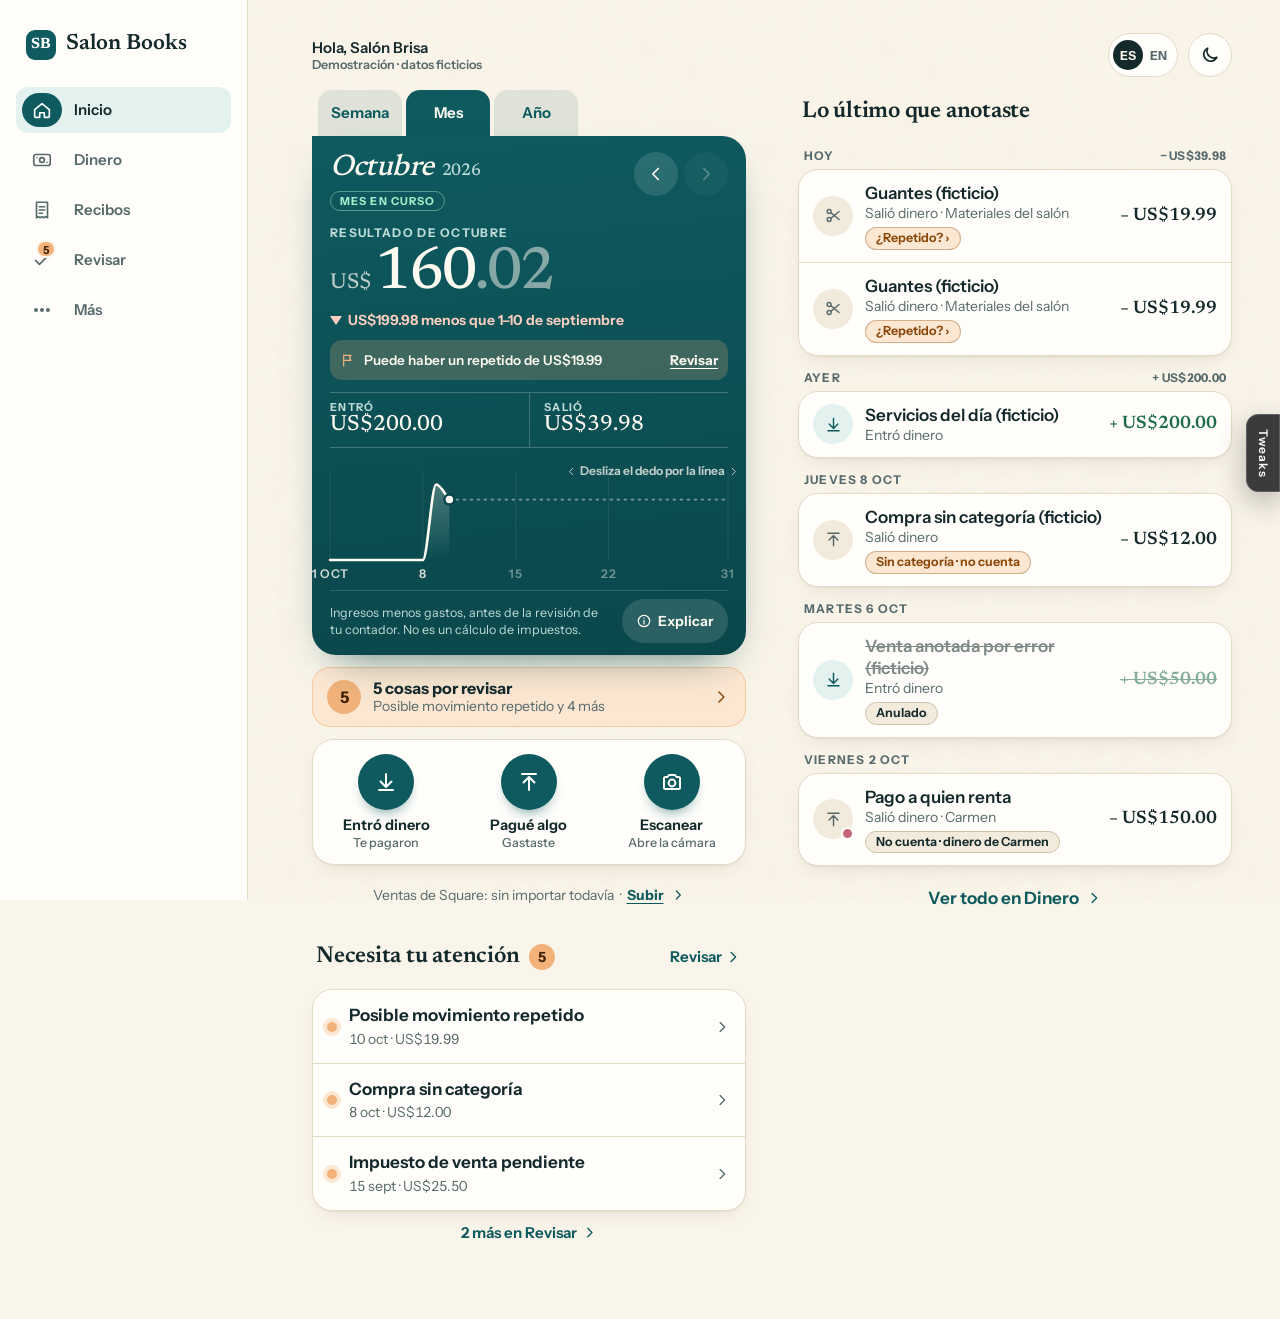
<file: v1-cuaderno/index.html>
<!doctype html>
<html lang="es" data-theme="light">
<head>
<meta charset="utf-8">
<meta name="viewport" content="width=device-width,initial-scale=1,viewport-fit=cover">
<meta name="robots" content="noindex, nofollow">
<meta name="description" content="Salon Books app design direction (fictional demo data).">
<meta name="theme-color" content="#faf5ea">
<title>Salon Books · Libreta Cuaderno</title>
<link rel="stylesheet" href="../_lib/base.css">
<link rel="stylesheet" href="../_lib/palettes.css">
<script src="../_lib/palettes.js"></script>
<script>(function(){var r=document.documentElement,q=new URLSearchParams(location.search).get("p"),ok=function(id){return (window.SB_PALETTES||[]).some(function(x){return x.id===id;});},v=null;try{v=localStorage.getItem("sb-palette");}catch(e){}var id=ok(q)?q:(ok(v)?v:"actual");r.dataset.palette=id;if(q)r.classList.add("has-pal");})();</script>
<style>
/* ===== Libreta · Cuaderno: the ledger notebook. Index tabs pick the period; the teal page holds the number and Bloque's line. ===== */
.v1 .top{margin-bottom:12px}
/* index tabs: a folder tab slides to the period you pick and joins the card */
.v1 .seg3.idx{display:flex;gap:4px;padding:0 0 0 6px;background:none;border:0;border-radius:0}
.v1 .seg3.idx button{flex:none;min-width:84px;min-height:46px;border-radius:14px 14px 0 0;color:var(--action);background:color-mix(in srgb,var(--card-bg) 12%,var(--bg));font-size:15px;transition:color .3s}
:root.v1[data-theme=dark] .seg3.idx button{color:var(--card-muted);background:color-mix(in srgb,var(--card-bg) 30%,var(--bg))}
.v1 .seg3.idx button[aria-pressed=true]{color:var(--card-text);background:transparent}
.v1 .seg3.idx .seg-ind{top:0;bottom:-1px;border-radius:14px 14px 0 0;background:var(--card-bg);box-shadow:none}
.v1 .statement{position:relative;border-radius:0 24px 24px 24px;padding:16px 18px 12px;color:var(--card-text);background:linear-gradient(175deg,var(--card-bg),var(--card-bg2));box-shadow:0 18px 40px -24px color-mix(in srgb,var(--card-bg2) 90%,transparent);--chart-bg:var(--card-bg2);--tip-bg:var(--card-text);--tip-text:var(--card-bg2);touch-action:pan-y}
.v1 .st-top{display:flex;align-items:flex-start;gap:8px}
.v1 .st-title{flex:1;min-width:0}
.v1 .st-title h1{font:500 30px var(--font-serif);font-style:italic;letter-spacing:-.015em;line-height:1.1;display:flex;align-items:baseline;gap:8px;flex-wrap:wrap}
.v1 .st-year{font-style:normal;font-size:17px;color:var(--card-muted)}
.v1 .st-state{display:inline-block;margin-top:6px;font:700 11px var(--font-sans);letter-spacing:.1em;text-transform:uppercase;color:var(--card-muted);border:1px solid color-mix(in srgb,var(--card-text) 28%,transparent);border-radius:99px;padding:2px 9px}
.v1 .st-state[data-state="Mes en curso"],.v1 .st-state[data-state="Esta semana"]{color:var(--card-pos);border-color:color-mix(in srgb,var(--card-pos) 45%,transparent)}
.v1 .st-state[data-state="Sin cerrar"]{color:var(--accent);border-color:color-mix(in srgb,var(--accent) 55%,transparent)}
.v1 .st-steps{display:flex;gap:6px}
.v1 .statement .step{background:color-mix(in srgb,var(--card-text) 12%,transparent);border:0;color:var(--card-text)}
.v1 .st-label{margin-top:12px;font:700 12px var(--font-sans);letter-spacing:.11em;text-transform:uppercase;color:var(--card-muted)}
.v1 .statement .big{margin-top:4px}
.v1 [data-sign=neg] .big{color:var(--card-neg)}
.v1 .st-cols{display:grid;grid-template-columns:1fr 1fr;margin-top:12px;border-top:1px solid color-mix(in srgb,var(--card-text) 22%,transparent);border-bottom:1px solid color-mix(in srgb,var(--card-text) 22%,transparent)}
.v1 .st-cols button{display:flex;flex-direction:column;align-items:flex-start;border:0;background:none;color:var(--card-text);padding:7px 0;min-height:54px;cursor:pointer;text-align:left}
.v1 .st-cols button+button{border-left:1px solid color-mix(in srgb,var(--card-text) 22%,transparent);padding-left:14px}
.v1 .st-cols span{font:700 11px var(--font-sans);letter-spacing:.12em;text-transform:uppercase;color:var(--card-muted)}
.v1 .st-cols b{font:500 clamp(17px,5.3vw,22px) var(--font-serif);font-variant-numeric:tabular-nums lining-nums}
.v1 .statement .cmp{color:var(--card-text)}.v1 .statement .cmp[data-dir="1"]{color:var(--card-pos)}.v1 .statement .cmp[data-dir="-1"]{color:var(--card-neg)}
.v1 .alert-wrap{margin-top:12px}
.v1 .need-sec .need-list{display:none}.v1 .need-sec{display:none}
@media (min-width:960px){.v1 .need-sec{display:block}.v1 .need-sec .need-list{display:block}}
.v1 .statement .chartbox{color:var(--card-text);margin:12px -18px 0;width:calc(100% + 36px)}
.v1 .st-foot{display:flex;align-items:center;gap:10px;margin-top:6px;padding-top:8px;border-top:1px solid color-mix(in srgb,var(--card-text) 14%,transparent)}
.v1 .st-note{flex:1;font-size:12.5px;line-height:1.4;color:var(--card-muted)}
.v1 .st-explain{display:inline-flex;align-items:center;gap:6px;border:0;background:color-mix(in srgb,var(--card-text) 13%,transparent);color:var(--card-text);border-radius:99px;padding:0 14px;min-height:44px;font-size:14px;font-weight:650;cursor:pointer;flex:none}
.v1 .st-explain .ic{width:16px;height:16px}
.v1 .actions{margin-top:12px;padding:8px 4px;background:var(--surface);border:1px solid var(--line);border-radius:22px;box-shadow:var(--shadow)}
.v1 .need-sec{margin-top:18px}
.v1 .col-l{display:flex;flex-direction:column}
:root.v1[data-order=actions] .col-l .actions{order:-1;margin:0 0 14px}
/* Dinero */
.v1 .d-head{display:flex;align-items:center;gap:10px;margin:6px 0 0}
.v1 .d-head .seg3.idx{flex:1}
.v1 .d-period{display:flex;align-items:center;gap:8px;padding:12px 14px;border-radius:0 20px 20px 20px;background:var(--surface);border:1px solid var(--line);box-shadow:var(--shadow)}
.v1 .d-tabs .seg3.idx .seg-ind{background:var(--surface);border:1px solid var(--line);border-bottom:0}
.v1 .dp-t{flex:1;min-width:0;text-align:center}
.v1 .dp-t b{display:block;font:500 24px var(--font-serif);font-style:italic}
.v1 .dp-t small{font:700 11px var(--font-sans);letter-spacing:.1em;text-transform:uppercase;color:var(--muted)}
.v1 .dsum{display:grid;grid-template-columns:repeat(3,1fr);margin:10px 0 0;background:var(--surface);border:1px solid var(--line);border-radius:18px;overflow:hidden}
.v1 .dsum button{border:0;background:none;padding:10px 8px;text-align:left;cursor:pointer;min-height:62px;display:flex;flex-direction:column;color:var(--text)}
.v1 .dsum button+button{border-left:1px solid var(--line)}
.v1 .dsum span{font:700 11px var(--font-sans);letter-spacing:.1em;text-transform:uppercase;color:var(--muted)}
.v1 .dsum b{font:600 clamp(12.5px,3.5vw,17px) var(--font-serif);font-variant-numeric:tabular-nums;white-space:nowrap}
.v1 .dsum .r b{color:var(--action)}
.v1 .tools{margin-top:14px}
.v1 .listsum{font-size:13px;color:var(--muted);margin:8px 4px}
:root.v1 .d-tabs .seg3.idx button{background:color-mix(in srgb,var(--line) 60%,var(--bg));color:var(--muted)}
:root.v1 .d-tabs .seg3.idx button[aria-pressed=true]{color:var(--text);background:transparent}
/* Recibos */
.v1 .r-tools{margin:4px 0 18px}
/* Revisar: one item at a time, the rest wait underneath */
.v1 .rv-head{display:flex;align-items:center;gap:12px;margin:2px 0 18px}
.v1 .rv-head .progress{flex:1}
.v1 .rv-head p{font-size:14px;font-weight:650;color:var(--muted);white-space:nowrap}
.v1 .stack{display:grid;padding-bottom:22px}
.v1 .stack .rv{grid-area:1/1;transform:translateY(calc(var(--k)*11px)) scale(calc(1 - var(--k)*.04));transform-origin:top center;transition:transform .45s var(--spring),opacity .3s}
.v1 .stack .rv:not([style*="--k:0"]){pointer-events:none;opacity:.9}
.v1 .stack .rv:not([style*="--k:0"]) > *{visibility:hidden}
.v1 .stack .rv[style*="--k:0"]{box-shadow:0 22px 40px -26px rgba(60,44,20,.45);border-color:var(--line-strong)}
.v1 .stack .rv-t{font-size:26px}
.v1 .stack-l{text-align:center;font-size:14px;color:var(--muted);margin-top:4px}
/* Más */
.v1 .m-card{background:var(--surface);border:1px solid var(--line);border-radius:22px;box-shadow:var(--shadow);overflow:hidden}
.v1 .m-row{display:flex;align-items:center;gap:14px;width:100%;border:0;background:none;padding:14px 16px;min-height:70px;text-align:left;cursor:pointer;color:var(--text)}
.v1 .m-row+.m-row{border-top:1px dashed var(--line-strong)}
.v1 .m-ic{display:grid;place-items:center;width:42px;height:42px;border-radius:50%;background:var(--tint);color:var(--action);flex:none}
.v1 .m-row span:nth-child(2){flex:1;display:flex;flex-direction:column;line-height:1.3}
.v1 .m-row b{font:600 18px var(--font-serif)}
.v1 .m-row small{font-size:14px;color:var(--muted)}
.v1 .m-row>.ic:last-child{color:var(--muted);width:18px}
.v1 .m-row.hl .m-ic{background:var(--action);color:var(--action-text)}
@media (min-width:960px){
  .v1 .home{display:grid;grid-template-columns:minmax(0,1fr) minmax(0,1fr);gap:0 52px;align-items:start}
  .v1 .home .top{grid-column:1/-1}
  .v1 .col-r .sec:first-child{margin-top:0}
  .v1{--num-size:60px}
  .v1 .dinero{display:grid;grid-template-columns:340px minmax(0,1fr);gap:0 40px;align-items:start}
  .v1 .dinero .page-h{grid-column:1/-1}
  .v1 .d-side{position:sticky;top:24px}
  .v1 .shoebox{grid-template-columns:repeat(4,1fr)}
  .v1 .revisar,.v1 .mas{max-width:640px}
}
</style>
</head>
<body>
<div class="app">
  <nav class="nav" aria-label="Secciones"><div class="brand"><span class="mark">SB</span>Salon Books</div><div id="tabs" style="display:contents"></div></nav>
  <main id="screen" class="screen" tabindex="-1"></main>
</div>
<script src="../_lib/core.js"></script>
<script>
(function () {
  var SB = window.SB, I = SB.icon, root = document.documentElement;
  root.classList.add('v1'); SB.defaultTheme = 'light';
  var top = function () { return '<header class="top"><span class="hello"><span class="mark">SB</span><span class="hello-t">Hola, ' + SB.business + '<small>Demostración · datos ficticios</small></span></span>' + SB.ui.lang() + '<button class="icon-btn" data-theme-toggle aria-label="Cambiar tema">' + I('moon') + '</button></header>'; };
  SB.routes.inicio = {
    render: function () {
      return '<div class="home">' + top() +
        '<div class="col-l">' + SB.ui.seg('idx') +
          '<section class="statement" data-sign aria-label="Así van tus libros">' +
            '<div class="st-top"><div class="st-title"><h1><span data-b="ptitle"></span><span class="st-year" data-b="pyear"></span></h1><small class="st-state" data-b="pstate"></small></div><div class="st-steps">' + SB.ui.prev() + SB.ui.next() + '</div></div>' +
            '<p class="st-label" data-b="pkick"></p>' + SB.ui.big() + '<p class="cmp" data-b="cmp"></p>' + '<button class="warn" data-warn data-b="warn" hidden></button>' +
            '<div class="st-cols"><button data-explain="in"><span>Entró</span><b data-b="in"></b></button><button data-explain="out"><span>Salió</span><b data-b="out"></b></button></div>' +
            SB.ui.chart(104, '', { padx: 18, padt: 20 }) +
            '<div class="st-foot"><p class="st-note">' + SB.ui.truth + '</p><button class="st-explain" data-explain="res">' + I('info') + 'Explicar</button></div>' +
          '</section><div class="alert-wrap" data-b="alert"></div>' + SB.ui.actions() + '<a class="sq-line" href="#/square" data-b="sqline"></a>' +
          '<section class="sec need-sec"><div class="sec-h"><h2>Necesita tu atención</h2><span class="count" data-b="needcount"></span><a class="more-link" href="#/revisar">Revisar' + I('chev') + '</a></div><div data-b="needs" data-max="3"></div></section>' +
        '</div>' +
        '<div class="col-r"><section class="sec"><div class="sec-h"><h2>Lo último que anotaste</h2></div><div data-b="recent" data-n="6"></div><a class="see-all" href="#/dinero">Ver todo en Dinero' + I('chev') + '</a></section></div></div>';
    },
    mount: function (s) { var st = s.querySelector('.statement'); SB.swipe(st, function () { SB.step(1); }, function () { SB.step(-1); }); }
  };
  SB.routes.dinero = {
    render: function () {
      return '<div class="dinero"><header class="page-h"><h1>Dinero</h1><button class="btn btn-main btn-sm" data-anotar>' + I('plus') + 'Anotar</button></header>' +
        '<div class="d-side"><div class="d-tabs">' + SB.ui.seg('idx') + '</div><div class="d-period">' + SB.ui.prev() + '<div class="dp-t"><b data-b="ptitle"></b><small data-b="pstate"></small></div>' + SB.ui.next() + '</div>' +
        '<div class="dsum"><button data-explain="in"><span>Entró</span><b data-b="in"></b></button><button data-explain="out"><span>Salió</span><b data-b="out"></b></button><button class="r" data-explain="res"><span>Resultado</span><b data-b="res"></b></button></div>' +
        '<div class="tools">' + SB.ui.search() + SB.ui.filterChips() + '</div></div>' +
        '<div class="d-main"><p class="listsum" data-b="listsum"></p><div data-b="list" data-style="ledger"></div></div></div>';
    }
  };
  SB.routes.square = { tab: 'mas', render: SB.square.render, mount: SB.square.mount };
  SB.routes.recibos = {
    render: function () {
      return '<div class="recibos"><header class="page-h"><h1>Recibos</h1><a class="btn btn-main btn-sm" href="#/anotar/scan">' + I('camera') + 'Escanear</a></header><p class="lede">La caja de tus recibos. Los que faltan anotar llevan sello naranja.</p>' +
        '<div class="r-tools">' + SB.ui.rfilter() + '</div><div data-b="receipts" data-style="slips"></div></div>';
    }
  };
  SB.routes.revisar = {
    render: function () {
      return '<div class="revisar"><header class="page-h"><h1>Revisar</h1></header><p class="lede">Una cosa a la vez. Nada cambia en tus libros hasta que tú lo decides.</p>' +
        '<div class="rv-head"><div class="progress" role="progressbar" aria-valuemin="0" aria-valuemax="' + SB.attention.length + '" aria-label="Pendientes resueltos" data-b="progress"><span></span></div><p data-b="progresstext"></p></div>' +
        '<div data-b="review" data-style="stack"></div></div>';
    }
  };
  SB.routes.mas = {
    render: function () {
      return '<div class="mas"><header class="page-h"><h1>Más</h1></header>' +
        '<section class="set"><h2 class="set-h">Tu salón</h2><div class="m-card">' +
        '<button class="m-row" data-go="square"><span class="m-ic">' + I('card') + '</span><span><b>Ventas de Square</b><small>' + SB.square.status() + '</small></span>' + I('chev') + '</button>' +
        (SB.closedSept ? '<button class="m-row" data-reopen><span class="m-ic">' + I('lock') + '</span><span><b>Septiembre está cerrado</b><small>Ya no se puede cambiar. Toca para reabrirlo.</small></span>' + I('chev') + '</button>' : '') +
        '<button class="m-row hl" data-report><span class="m-ic">' + I('doc') + '</span><span><b>Resumen para tu contador</b><small>Enero a octubre, por categoría</small></span>' + I('chev') + '</button>' +
        '<button class="m-row" data-team><span class="m-ic">' + I('team') + '</span><span><b>Equipo y sillas</b><small class="who-row">' + SB.renters.map(function (r) { return '<i style="--who:' + r.colour + '"></i>' + r.short; }).join(' ') + '</small></span>' + I('chev') + '</button>' +
        '<button class="m-row" data-lang><span class="m-ic">' + I('globe') + '</span><span><b>Idioma</b><small>Español · English</small></span>' + I('chev') + '</button></div></section>' +
        SB.ui.settings() + '<p class="demo-note">Demostración: todo lo que ves en este negocio es ficticio. Ningún dato es real.</p></div>';
    }
  };
  window.TWEAKS = {
    id: 'salon-books-v1',
    roles: { '--bg': ['Paper', '#faf5ea'], '--surface': ['Card surface', '#fffefb'], '--text': ['Ink', '#14292b'], '--action': ['Brand teal', '#0e5a5f'], '--accent': ['Needs-you apricot', '#f2b27a'], '--card-bg': ['Statement page', '#0e5a5f'], '--card-bg2': ['Statement page (bottom)', '#0a474b'] },
    palettes: { 'Ink and apricot': { '--action': '#1d2a2c', '--card-bg': '#1d2a2c', '--card-bg2': '#121c1d' }, 'Plum salon': { '--action': '#5b2b4a', '--card-bg': '#5b2b4a', '--card-bg2': '#431f37', '--tint': '#f3e6ee' }, 'Sage paper': { '--action': '#3f6352', '--card-bg': '#3f6352', '--card-bg2': '#2f4b3e', '--tint': '#e5eee8' } },
    fonts: { display: '--font-serif', text: '--font-sans' },
    sel: { headings: 'h1,h2,.big', body: 'p,.row-sub,.need-sub', buttons: '.btn,.act-c,.chip', cards: '.rows,.need-list,.statement,.ledger,.m-card', images: '.receipt', heroMedia: '.chartbox', hero: '.statement', sections: '#screen section', reveal: '#screen section' },
    extra: [{ section: 'Salon Books · Cuaderno', controls: [
      { id: 'theme', label: 'Theme', type: 'select', options: ['Light (paper)', 'Dark', 'Follow the phone'], value: 'Light (paper)', apply: function (v) { var p = { 'Light (paper)': 'light', 'Dark': 'dark', 'Follow the phone': 'auto' }[v]; if (SB.booted && (SB.prefs.theme || 'light') !== p) SB.applyTheme(p); } },
      { id: 'num', label: 'Big number size', type: 'range', min: 38, max: 76, step: 1, value: 50, unit: 'px', apply: function (v, api) { if (v !== 50) api.root.style.setProperty('--num-size', v + 'px'); else api.root.style.removeProperty('--num-size'); } },
      { id: 'cents', label: 'Cents', type: 'select', options: ['Full size, muted', 'Small, raised', 'Hidden'], value: 'Full size, muted', apply: function (v, api) { api.root.dataset.cents = { 'Full size, muted': '', 'Small, raised': 'raised', 'Hidden': 'hide' }[v]; } },
      { id: 'chartH', label: 'Chart height', type: 'range', min: 80, max: 200, step: 4, value: 124, unit: 'px', apply: function (v) { document.querySelectorAll('.statement .chartbox').forEach(function (b) { if (+b.dataset.h !== v) { b.dataset.h = v; b._chart = null; } }); if (SB.booted) SB.refresh(['chart']); } },
      { id: 'order', label: 'Phone order', type: 'select', options: ['Big number first', 'Actions first'], value: 'Big number first', apply: function (v, api) { api.root.dataset.order = v === 'Actions first' ? 'actions' : ''; } },
      { id: 'grain', label: 'Paper texture', type: 'range', min: 0, max: .35, step: .01, value: .05, apply: function (v, api) { api.root.style.setProperty('--grain', v); } },
      { id: 'hap', label: 'Vibration on tap', type: 'toggle', value: true, apply: function (v) { SB.prefs.haptics = v; } },
      { id: 'motion', label: 'App motion', type: 'select', options: ['Full', 'Subtle', 'Off'], value: 'Full', apply: function (v, api) { api.root.dataset.motion = v === 'Full' ? '' : 'subtle'; SB.motionOff = v === 'Off'; } },
      { id: 'radius', label: 'Card corners', type: 'range', min: 6, max: 30, step: 1, value: 20, unit: 'px', apply: function (v, api) { api.root.style.setProperty('--r-card', v + 'px'); } }
    ] }]
  };
  SB.boot();
  (function(){var r=document.documentElement;if(!r.classList.contains("has-pal"))return;var L=window.SB_PALETTES,el=document.createElement("div");el.className="pal-pill";el.setAttribute("role","group");el.setAttribute("aria-label","Paleta de colores");document.body.appendChild(el);
    function draw(){var i=L.findIndex(function(x){return x.id===r.dataset.palette;});el.innerHTML="<button data-pal=-1 aria-label=\"Paleta anterior\">‹</button><span><i></i>"+L[i].name+" · "+(i+1)+"/"+L.length+"</span><button data-pal=1 aria-label=\"Paleta siguiente\">›</button><a href=\"../colores/index.html#"+L[i].id+"\" aria-label=\"Ver todas las paletas\">☰</a>";}
    el.addEventListener("click",function(e){var b=e.target.closest("[data-pal]");if(!b)return;var i=L.findIndex(function(x){return x.id===r.dataset.palette;}),n=L[(i+ +b.dataset.pal+L.length)%L.length];r.dataset.palette=n.id;try{localStorage.setItem("sb-palette",n.id);}catch(x){}var u=new URL(location.href);u.searchParams.set("p",n.id);history.replaceState(history.state,"",u);var st=document.querySelector(".statement");if(st){st.style.animation="none";void st.offsetWidth;st.style.animation="";}SB.applyTheme();draw();});draw();})();
})();
</script>
<script src="../_lib/tweaks.js"></script>
</body>
</html>
</file>
<file: _lib/base.css>
/* Libreta family base (round 2). Variants override tokens and compose screens differently. */
@font-face{font-family:"Instrument Sans";src:url(fonts/instrument-sans-latin-wght-normal.woff2) format("woff2");font-weight:400 700;font-display:swap}
@font-face{font-family:"Newsreader";src:url(fonts/newsreader-latin-wght-normal.woff2) format("woff2");font-weight:200 800;font-display:swap}
:root{
  --bg:#faf5ea;--surface:#fffefb;--sunk:#f2ebdc;--text:#14292b;--muted:#566a6b;--line:#e4dac6;--line-strong:#cfc2a8;
  --action:#0e5a5f;--action-strong:#0a474b;--action-text:#fff;--tint:#e3f1ef;
  --accent:#f2b27a;--accent-tint:#fce7d2;--accent-ink:#8a4709;--ok:#1e6b4a;--ok-tint:#e1f1e8;--danger:#a12a2a;--neg:#a8432f;
  --card-bg:#0e5a5f;--card-bg2:#0a474b;--card-text:#fdfaf2;--card-muted:#bfdcd8;
  --chrome:#faf5ea;--shadow:0 1px 2px rgba(60,44,20,.06),0 8px 24px -12px rgba(60,44,20,.18);
  --font-sans:"Instrument Sans","Segoe UI",system-ui,sans-serif;--font-serif:"Newsreader",Charter,Georgia,serif;
  --num-size:50px;--grain:.05;--r-card:20px;--ease:cubic-bezier(.2,.8,.2,1);--spring:cubic-bezier(.34,1.4,.64,1);--sheet-ease:cubic-bezier(.32,.72,0,1);
  color-scheme:light;
}
:root[data-theme=dark]{
  --bg:#0f1817;--surface:#16211f;--sunk:#1c2826;--text:#ece5d6;--muted:#9fb0ac;--line:#26332f;--line-strong:#34433f;
  --action:#5fb7b0;--action-strong:#7cc9c2;--action-text:#06201e;--tint:#173533;
  --accent:#f2b27a;--accent-tint:#3a2716;--accent-ink:#f6c79c;--ok:#6cc59a;--ok-tint:#14302a;--neg:#f0a08c;
  --card-bg:#11605f;--card-bg2:#0b4847;--card-text:#f4efe3;--card-muted:#a9d3cd;--chrome:#0f1817;
  --shadow:0 1px 2px rgba(0,0,0,.3),0 10px 30px -14px rgba(0,0,0,.6);color-scheme:dark;
}
*{box-sizing:border-box}
html{background:var(--bg);color:var(--text);font-family:var(--font-sans);-webkit-text-size-adjust:100%;-webkit-tap-highlight-color:transparent}
body{margin:0;min-height:100dvh;font-size:17px;line-height:1.5;background:var(--bg);overflow-x:hidden}
body::before{content:"";position:fixed;inset:0;pointer-events:none;opacity:var(--grain);z-index:0;mix-blend-mode:multiply;background-image:url("data:image/svg+xml,%3Csvg xmlns='http://www.w3.org/2000/svg' width='240' height='240'%3E%3Cfilter id='p'%3E%3CfeTurbulence type='fractalNoise' baseFrequency='.05' numOctaves='5'/%3E%3CfeColorMatrix values='0 0 0 0 .55 0 0 0 0 .45 0 0 0 0 .3 0 0 0 .8 0'/%3E%3C/filter%3E%3Crect width='100%25' height='100%25' filter='url(%23p)'/%3E%3C/svg%3E")}
:root[data-theme=dark] body::before{mix-blend-mode:soft-light}
.theming,.theming *{transition:background-color .35s ease,color .35s ease,border-color .35s ease,fill .35s ease,stroke .35s ease!important}
h1,h2,h3{margin:0;line-height:1.15;font-weight:600}
h1,h2{font-family:var(--font-serif)}
p{margin:0}
a{color:var(--action)}
button{font:inherit;color:inherit}
.ic{width:22px;height:22px;flex:none}
:focus-visible{outline:3px solid var(--action);outline-offset:2px;border-radius:10px}
.sr{position:absolute;width:1px;height:1px;overflow:hidden;clip:rect(0 0 0 0);white-space:nowrap}
[hidden]{display:none!important}

/* shell */
.app{position:relative;z-index:1;min-height:100dvh}
.screen{max-width:560px;margin:0 auto;padding:max(14px,env(safe-area-inset-top)) 18px calc(108px + env(safe-area-inset-bottom));outline:none}
.nav{position:fixed;left:0;right:0;bottom:0;z-index:20;display:flex;justify-content:space-around;padding:8px 6px calc(8px + env(safe-area-inset-bottom));background:var(--bg);border-top:1px solid var(--line-strong)}
.brand{display:none}
.tab{flex:1;max-width:84px;display:flex;flex-direction:column;align-items:center;gap:3px;text-decoration:none;color:var(--muted);font-size:12px;font-weight:600;min-height:52px;padding-top:4px;transition:color .2s}
.tab-ic{position:relative;display:grid;place-items:center;width:58px;height:30px;border-radius:99px;transition:background .3s var(--ease),transform .3s var(--spring)}
.tab.on{color:var(--text)}
.tab.on .tab-ic{background:var(--action);color:var(--action-text)}
.tab:active .tab-ic{transform:scale(.9)}
.badge{position:absolute;top:-3px;right:6px;min-width:18px;height:18px;padding:0 5px;border-radius:9px;background:var(--accent);color:#3d1f04;font-size:11px;font-weight:700;display:grid;place-items:center;border:2px solid var(--bg)}
.mark{display:inline-grid;place-items:center;width:30px;height:30px;border-radius:9px;background:var(--action);color:var(--action-text);font:700 15px var(--font-serif);flex:none}
@media (min-width:960px){
  .screen{max-width:1180px;margin-left:264px;padding:32px 48px 64px}
  .nav{top:0;right:auto;width:248px;flex-direction:column;justify-content:flex-start;gap:4px;padding:28px 16px;border-top:0;border-right:1px solid var(--line);background:var(--surface)}
  .brand{display:flex;align-items:center;gap:10px;font-family:var(--font-serif);font-size:22px;font-weight:600;padding:0 10px 22px}
  .tab{flex:none;max-width:none;flex-direction:row;gap:12px;font-size:15px;min-height:46px;padding:0 6px;border-radius:12px}
  .tab-ic{width:40px;height:34px}
  .tab.on{background:var(--tint)}
}

/* top row */
.top{display:flex;align-items:center;gap:10px;min-height:46px;margin-bottom:10px}
.hello{display:flex;align-items:center;gap:10px;font-weight:600;font-size:15px;margin-right:auto}
.hello-t{display:flex;flex-direction:column;line-height:1.2}
.hello-t small{font-size:12.5px;font-weight:600;color:var(--muted)}
.icon-btn{display:grid;place-items:center;width:44px;height:44px;border-radius:50%;border:1px solid var(--line);background:var(--surface);cursor:pointer;color:var(--text);transition:transform .2s var(--spring)}
.icon-btn:active{transform:scale(.9)}
@media (min-width:960px){.hello .mark{display:none}}

/* period segmented control (sliding pill) */
.seg3{position:relative;display:grid;grid-template-columns:repeat(3,1fr);padding:4px;border-radius:99px;background:var(--sunk);border:1px solid var(--line);isolation:isolate}
.seg3.two{grid-template-columns:1fr 1fr}
.seg3 button{position:relative;z-index:1;display:inline-flex;align-items:center;justify-content:center;gap:6px;min-height:40px;border:0;background:none;border-radius:99px;font-size:15px;font-weight:650;color:var(--muted);cursor:pointer;transition:color .25s;padding:0 8px;white-space:nowrap}
.seg3 button .ic{width:17px;height:17px}
.seg3 button[aria-pressed=true]{color:var(--text)}
.seg-ind{position:absolute;z-index:0;left:0;top:4px;bottom:4px;border-radius:99px;background:var(--surface);box-shadow:0 1px 3px rgba(0,0,0,.12),0 0 0 1px var(--line);transition:transform .42s var(--spring),width .42s var(--spring)}
.mini-count{display:inline-grid;place-items:center;min-width:20px;height:20px;padding:0 5px;border-radius:9px;background:var(--accent);color:#3d1f04;font-size:12px;font-weight:700}
.step{display:grid;place-items:center;width:44px;height:44px;border-radius:50%;border:1px solid var(--line);background:var(--surface);cursor:pointer;color:var(--text);transition:transform .2s var(--spring),opacity .2s;flex:none}
.step:active{transform:scale(.88)}
.step[aria-disabled=true]{opacity:.32}

/* big number */
.big{font-family:var(--font-serif);font-size:var(--num-size);font-weight:500;letter-spacing:-.03em;line-height:1;font-variant-numeric:tabular-nums lining-nums;white-space:nowrap}
.cu-cur{font-size:.36em;font-weight:500;letter-spacing:0;margin-right:.16em;opacity:.72}
.cu-dec{opacity:.5}
.cu-neg{margin-right:.08em}
:root[data-cents=raised] .big .cu-dec{font-size:.5em;vertical-align:.62em;opacity:.8}
:root[data-cents=hide] .big .cu-dec{display:none}

/* chart (Bloque's line) */
.chartbox{position:relative;width:100%;touch-action:pan-y;-webkit-user-select:none;user-select:none;cursor:crosshair}
.cb{display:block;overflow:visible}
.cb-line{fill:none;stroke:currentColor;stroke-width:2.6;stroke-linecap:round;stroke-linejoin:round}
.cb-g0{stop-color:currentColor;stop-opacity:.26}
.cb-g1{stop-color:currentColor;stop-opacity:0}
.cb-future{fill:none;stroke:currentColor;stroke-width:1.6;stroke-dasharray:2 5;opacity:.45;stroke-linecap:round}
.cb-zero{stroke:currentColor;stroke-width:1;stroke-dasharray:3 4;opacity:0;transition:opacity .3s}
.cb-grid line{stroke:currentColor;stroke-width:1;opacity:.08}
.cb-t{font:600 11px var(--font-sans);fill:currentColor;opacity:.62;letter-spacing:.06em;text-transform:uppercase}
.cb-t.fut{opacity:.3}
.cb-end{fill:currentColor;stroke:var(--chart-bg,var(--card-bg));stroke-width:2.5}
.cb-halo{fill:none;stroke:currentColor;stroke-width:2;opacity:0;transform-box:fill-box;transform-origin:center;animation:halo 2.6s ease-out 1.2s infinite}
@keyframes halo{0%{opacity:.5;transform:scale(1)}70%,100%{opacity:0;transform:scale(3)}}
.morph .cb-halo{animation:none}
.cb-rule{stroke:currentColor;stroke-width:1.2;opacity:0}
.cb-scrub{fill:var(--chart-bg,var(--card-bg));stroke:currentColor;stroke-width:2.5;opacity:0}
.scrubbing .cb-rule{opacity:.5}.scrubbing .cb-scrub{opacity:1}.scrubbing .cb-end,.scrubbing .cb-halo{opacity:.25}
.cb-tip{position:absolute;left:0;top:-6px;display:flex;flex-direction:column;align-items:flex-start;padding:5px 10px;border-radius:10px;background:var(--tip-bg,var(--text));color:var(--tip-text,var(--bg));font-size:12px;line-height:1.25;white-space:nowrap;pointer-events:none;opacity:0;transition:opacity .15s;box-shadow:0 6px 16px -8px rgba(0,0,0,.4);z-index:2}
.cb-tip b{font:600 15px var(--font-serif);font-variant-numeric:tabular-nums}
.scrubbing .cb-tip{opacity:1}
.chartbox.flat::after{content:"Sin movimientos todavía";position:absolute;left:50%;top:38%;transform:translateX(-50%);font-size:13px;font-weight:600;opacity:.6;white-space:nowrap}
.chart-hint{font-size:12px;opacity:.7;margin-top:2px}

/* actions */
.actions{display:grid;grid-template-columns:repeat(3,1fr);gap:4px}
.actions.four{grid-template-columns:repeat(4,1fr)}
.act{display:flex;flex-direction:column;align-items:center;justify-content:center;gap:7px;text-decoration:none;color:var(--text);font-size:14.5px;font-weight:650;text-align:center;line-height:1.2;-webkit-user-select:none;user-select:none;border-radius:16px;min-height:100px;padding:6px 2px;transition:background .2s}
.act:active{background:color-mix(in srgb,var(--action) 8%,transparent)}
.act-c{display:grid;place-items:center;width:56px;height:56px;border-radius:50%;background:var(--action);color:var(--action-text);box-shadow:0 8px 16px -10px var(--action);transition:transform .25s var(--spring)}
.act-c .ic{width:24px;height:24px;stroke-width:2}
.act:active .act-c{transform:scale(.9)}
.act-l{display:flex;flex-direction:column;align-items:center;gap:1px}
.act-l small{font-size:12.5px;font-weight:500;color:var(--muted)}

/* sections */
.sec{margin-top:24px}
.sec-h{display:flex;align-items:center;gap:10px;margin:0 4px 10px;min-height:44px}
.sec-h h2{font-size:23px;font-weight:600;letter-spacing:-.01em}
.sec-h .more-link{margin-left:auto;font-size:15px;font-weight:650;text-decoration:none;min-height:44px;display:inline-flex;align-items:center;gap:2px}
.sec-h .more-link .ic{width:18px;height:18px}
.count{display:inline-grid;place-items:center;min-width:26px;height:26px;padding:0 8px;border-radius:99px;background:var(--accent);color:#3d1f04;font:700 14px var(--font-sans)}
.need-list,.rows,.notes{list-style:none;margin:0;padding:0}
.need-list{background:var(--surface);border-radius:var(--r-card);box-shadow:var(--shadow);border:1px solid var(--line);overflow:hidden}
.need{display:flex;align-items:center;gap:12px;width:100%;border:0;background:none;text-align:left;padding:13px 14px;min-height:64px;cursor:pointer;transition:background .2s}
.need-list li+li .need{border-top:1px solid var(--line)}
.need:active{background:var(--sunk)}
.need-dot{width:10px;height:10px;border-radius:50%;background:var(--accent);box-shadow:0 0 0 4px var(--accent-tint);flex:none}
.need-main{flex:1;display:flex;flex-direction:column;min-width:0}
.need-title{font-weight:650}
.need-sub{font-size:14px;color:var(--muted);font-variant-numeric:tabular-nums}
.need-chev{color:var(--muted);width:18px;height:18px}
.need-more{display:flex;align-items:center;justify-content:center;gap:4px;min-height:44px;font-weight:650;text-decoration:none;font-size:15px}
.need-more .ic{width:17px;height:17px}
.all-clear{display:flex;gap:12px;align-items:center;padding:16px;border-radius:var(--r-card);background:var(--ok-tint);color:var(--ok)}
.all-clear p{color:var(--text)}

/* rows */
.day{margin-top:14px}
.day-h{display:flex;justify-content:space-between;margin:0 6px 6px;font:700 12px var(--font-sans);letter-spacing:.1em;text-transform:uppercase;color:var(--muted)}
.day-h span:first-child::first-letter{text-transform:uppercase}
.day-sum{font-variant-numeric:tabular-nums;letter-spacing:.02em}
.rows{background:var(--surface);border:1px solid var(--line);border-radius:var(--r-card);box-shadow:var(--shadow);overflow:hidden}
.row{display:flex;align-items:center;gap:12px;width:100%;border:0;background:none;text-align:left;padding:12px 14px;min-height:64px;cursor:pointer;transition:background .2s}
.rows li+li .row{border-top:1px solid var(--line)}
.row:active{background:var(--sunk)}
.just{animation:just 2s var(--ease)}
@keyframes just{0%,30%{background:var(--accent-tint)}100%{background:transparent}}
.row-ic{position:relative;display:grid;place-items:center;width:40px;height:40px;border-radius:50%;background:var(--sunk);color:var(--muted);flex:none}
.row-ic .ic{width:19px;height:19px}
.row-ic.in{background:var(--tint);color:var(--action)}
.who-dot{position:absolute;right:-1px;bottom:-1px;width:13px;height:13px;border-radius:50%;background:var(--who);border:2px solid var(--surface)}
.row-main{flex:1;min-width:0;display:flex;flex-direction:column;align-items:flex-start}
.row-title{font-weight:600;line-height:1.3}
.row-sub{font-size:14px;color:var(--muted);line-height:1.35}
.row-amt{font:600 18px var(--font-serif);font-variant-numeric:tabular-nums;white-space:nowrap}
.row-amt.in{color:var(--ok)}
.is-void .row-title,.is-void .row-amt{text-decoration:line-through;opacity:.55}
.tag{display:inline-block;margin-top:4px;font-size:12px;font-weight:650;padding:2px 9px;border-radius:99px}
.tag-need{background:var(--accent-tint);color:var(--accent-ink)}
.tag-wait,.tag-void{background:var(--sunk);color:var(--muted)}
.tag-ok{background:var(--ok-tint);color:var(--ok)}
.see-all{display:flex;align-items:center;justify-content:center;gap:6px;min-height:48px;margin-top:8px;font-weight:650;text-decoration:none}
.see-all .ic{width:18px;height:18px}
.empty{text-align:center;padding:36px 10px;color:var(--muted);display:grid;justify-items:center;gap:10px}
.muted-p{color:var(--muted);padding:12px 4px}

/* pages */
.page-h{display:flex;align-items:center;justify-content:space-between;gap:12px;margin:8px 0 6px;min-height:48px}
.page-h h1{font-size:38px;font-weight:500;letter-spacing:-.02em}
.lede{color:var(--muted);margin-bottom:14px;max-width:52ch}
.btn{display:inline-flex;align-items:center;justify-content:center;gap:8px;min-height:48px;padding:0 20px;border-radius:99px;border:1px solid transparent;font-weight:650;font-size:16px;text-decoration:none;cursor:pointer;transition:transform .2s var(--spring),background .2s,box-shadow .2s;text-align:center;line-height:1.2}
.btn:active{transform:scale(.96)}
.btn .ic{width:19px;height:19px}
.btn-main{background:var(--action);color:var(--action-text);box-shadow:0 8px 18px -10px var(--action)}
.btn-quiet{background:var(--surface);border-color:var(--line-strong);color:var(--text)}
.btn-sm{min-height:44px;padding:0 16px;font-size:15px}
.search{display:flex;align-items:center;gap:10px;background:var(--surface);border:1px solid var(--line-strong);border-radius:16px;padding:0 14px;min-height:50px;transition:box-shadow .2s,border-color .2s}
.search:focus-within{border-color:var(--action);box-shadow:0 0 0 4px var(--tint)}
.search .ic{color:var(--muted)}
.search input{flex:1;border:0;background:none;font:inherit;color:var(--text);min-height:48px;outline:none;min-width:0}
.chips{display:flex;gap:8px}
.chips.scroll{overflow-x:auto;scrollbar-width:none;margin:12px -18px 4px;padding:2px 18px 6px;scroll-snap-type:x proximity}
.chips.scroll::-webkit-scrollbar{display:none}
.chips.wrap{flex-wrap:wrap}
.chip{position:relative;flex:none;display:inline-flex;align-items:center;gap:7px;min-height:44px;padding:0 15px;border-radius:99px;border:1px solid var(--line-strong);background:var(--surface);font-size:15px;font-weight:600;cursor:pointer;scroll-snap-align:start;transition:background .2s,color .2s,transform .2s var(--spring),border-color .2s;color:var(--text)}
.chip:active{transform:scale(.95)}
.chip .ic{width:18px;height:18px;color:var(--action)}
.chip.sel,.chip:has(input:checked){background:var(--text);color:var(--bg);border-color:var(--text)}
.chip.sel .ic,.chip:has(input:checked) .ic{color:inherit}
.chip input{position:absolute;opacity:0;pointer-events:none}
.chip:has(input:focus-visible){outline:3px solid var(--action);outline-offset:2px}
.chip.suggested{box-shadow:0 0 0 3px var(--accent)}
.chip.who i{width:12px;height:12px;border-radius:50%;background:var(--who)}

/* ledger table (debit / credit) */
.ledger{background:var(--surface);border:1px solid var(--line);border-radius:var(--r-card);box-shadow:var(--shadow);overflow:hidden}
.lg-head,.lg-row{display:grid;grid-template-columns:minmax(0,1fr) 84px 84px;align-items:center;gap:6px}
.lg-head{position:sticky;top:0;z-index:2;padding:8px 14px;background:var(--sunk);border-bottom:1px solid var(--line-strong);font:700 11px var(--font-sans);letter-spacing:.12em;text-transform:uppercase;color:var(--muted)}
.lg-head span:not(:first-child){text-align:right}
.lg-date{display:flex;justify-content:space-between;padding:12px 14px 4px;font:600 15px var(--font-serif);font-style:italic;color:var(--muted)}
.lg-ds{font:600 13px var(--font-sans);font-style:normal;font-variant-numeric:tabular-nums}
.lg-row{width:100%;border:0;background:none;text-align:left;padding:9px 14px;min-height:58px;cursor:pointer;border-top:1px dashed var(--line);transition:background .2s;color:var(--text)}
.lg-day .lg-date+.lg-row{border-top-color:transparent}
.lg-row:active{background:var(--sunk)}
.lg-c{display:flex;flex-direction:column;min-width:0;position:relative}
.lg-c b{font-weight:600;line-height:1.3;font-size:16px}
.lg-c small{font-size:13px;color:var(--muted);line-height:1.3}
.lg-c em{font-style:normal;font-weight:650}
.lg-c em.need{color:var(--accent-ink)}
.who-pip{position:absolute;left:-10px;top:6px;width:4px;height:calc(100% - 12px);border-radius:3px;background:var(--who)}
.lg-n{font:600 16px var(--font-serif);font-variant-numeric:tabular-nums;text-align:right;white-space:nowrap}
.lg-n.in{color:var(--ok)}
.lg-row.off .lg-n{opacity:.5}
.lg-row.is-void b,.lg-row.is-void .lg-n{text-decoration:line-through;opacity:.5}
.lg-day+.lg-day{border-top:1px solid var(--line-strong)}

/* compact rows */
.cday{margin-top:16px}
.cday-h{display:flex;align-items:center;gap:10px;margin:0 2px 4px;font:700 12px var(--font-sans);letter-spacing:.1em;text-transform:uppercase;color:var(--muted)}
.cday-h i{flex:1;height:1px;background:var(--line-strong)}
.crow{display:flex;align-items:center;gap:12px;width:100%;border:0;background:none;text-align:left;padding:10px 2px;min-height:58px;cursor:pointer;border-bottom:1px solid var(--line);color:var(--text)}
.crow:active{background:var(--sunk)}
.cmark{width:12px;height:12px;border-radius:4px;flex:none;border:2px solid var(--line-strong)}
.cmark.in{background:var(--ok);border-color:var(--ok)}
.cmark.out{background:var(--text);border-color:var(--text)}
.cmark.need{background:var(--accent);border-color:var(--accent)}
.cmark.wait,.cmark.off,.cmark.move{background:transparent}
.cmark.void{background:transparent;border-style:dashed}
.cmark[style]{box-shadow:0 0 0 3px color-mix(in srgb,var(--who) 40%,transparent)}
.crow-t{flex:1;min-width:0;font-weight:600;line-height:1.3;display:flex;flex-direction:column}
.crow-t small{font-weight:500;font-size:13.5px;color:var(--muted)}
.crow-n{font:600 17px var(--font-serif);font-variant-numeric:tabular-nums;white-space:nowrap}
.crow-n.in{color:var(--ok)}
.crow.is-void .crow-t,.crow.is-void .crow-n{text-decoration:line-through;opacity:.55}

/* category breakdown */
.cats{list-style:none;margin:0;padding:0;display:grid;gap:4px}
.cats li{display:flex;gap:12px;align-items:flex-start;padding:10px 12px;background:var(--surface);border:1px solid var(--line);border-radius:16px}
.cat-ic{display:grid;place-items:center;width:38px;height:38px;border-radius:12px;background:var(--tint);color:var(--action);flex:none}
.cat-ic .ic{width:19px;height:19px}
.cat-main{flex:1;min-width:0;display:flex;flex-direction:column;gap:5px}
.cat-top{display:flex;justify-content:space-between;gap:10px;font-size:15.5px}
.cat-v{font:600 16px var(--font-serif);font-variant-numeric:tabular-nums}
.cat-bar{height:8px;border-radius:9px;background:var(--sunk);overflow:hidden}
.cat-bar i{display:block;height:100%;width:calc(var(--w)*100%);border-radius:9px;background:var(--action);transform-origin:left;animation:sx .7s var(--ease) both;animation-delay:calc(var(--i)*60ms)}
@keyframes sx{from{transform:scaleX(0)}}
.cat-main small{font-size:13px;color:var(--muted)}
.cat-wait{display:flex;gap:10px;margin-top:10px;font-size:14px;color:var(--muted);background:var(--sunk);border-radius:14px;padding:11px 12px}
.cat-wait .ic{width:18px;height:18px;margin-top:2px}

/* receipts */
.receipt-grid{list-style:none;padding:0;margin:0;display:grid;grid-template-columns:repeat(auto-fill,minmax(150px,1fr));gap:12px}
.rcard{width:100%;border:1px solid var(--line);background:var(--surface);border-radius:18px;padding:10px;text-align:left;cursor:pointer;box-shadow:var(--shadow);display:flex;flex-direction:column;gap:8px;transition:transform .2s var(--spring);color:var(--text)}
.rcard:active{transform:scale(.97)}
.rcard.todo{border-color:var(--accent);box-shadow:0 0 0 3px var(--accent-tint)}
.rthumb{display:block;height:140px;overflow:hidden;border-radius:12px;background:var(--sunk);padding:10px 18px 0}
.receipt.thumb{width:100%;height:auto;filter:drop-shadow(0 4px 6px rgba(0,0,0,.14));transform:rotate(-2deg)}
.rmeta{display:flex;flex-direction:column;font-size:14px;align-items:flex-start}
.rmeta span{color:var(--muted)}
.shoebox{list-style:none;padding:0;margin:0;display:grid;grid-template-columns:1fr 1fr;gap:18px 14px}
.shoebox li{transform:rotate(var(--r))}
.rslip{width:100%;border:0;background:none;padding:0;cursor:pointer;text-align:left;display:flex;flex-direction:column;gap:8px;color:var(--text);transition:transform .25s var(--spring)}
.rslip:active{transform:scale(.96) rotate(calc(var(--r) * -1))}
.rslip-img{position:relative;display:block;height:172px;overflow:hidden;border-radius:4px;filter:drop-shadow(0 2px 2px rgba(60,44,20,.12)) drop-shadow(0 12px 16px rgba(60,44,20,.18))}
.rslip-img .receipt{width:100%;height:auto;transform:none;filter:none}
.stamp{position:absolute;right:8px;bottom:12px;transform:rotate(-8deg);border:2.5px solid currentColor;border-radius:8px;padding:3px 8px;font:800 12px var(--font-sans);letter-spacing:.08em;text-transform:uppercase;background:color-mix(in srgb,#fbf8f1 70%,transparent)}
.stamp.ok{color:#1e6b4a}.stamp.todo{color:#b0560e}.stamp.wait{color:#566a6b}
.rslip-m{display:flex;flex-direction:column;font-size:14px;line-height:1.3;padding:0 2px}
.rslip-m b{font-weight:650}
.rslip-m span{color:var(--muted)}
.rrow{display:flex;align-items:center;gap:12px;width:100%;border:0;border-bottom:1px solid var(--line);background:none;padding:12px 2px;cursor:pointer;text-align:left;color:var(--text)}
.rrow-img{width:54px;height:66px;overflow:hidden;border-radius:6px;background:var(--sunk);padding:4px 6px 0;flex:none;box-shadow:inset 0 0 0 1px var(--line)}
.rrow-img .receipt{width:100%;height:auto;transform:none;filter:none}
.rrow.todo .rrow-img{box-shadow:0 0 0 2.5px var(--accent)}
.rrow-t{flex:1;min-width:0;display:flex;flex-direction:column;align-items:flex-start;line-height:1.3}
.rrow-t>span:not(.tag){font-size:13.5px;color:var(--muted)}
.rrow-n{font:600 17px var(--font-serif);text-align:right;font-variant-numeric:tabular-nums;white-space:nowrap}
.rrow-n small{display:block;font:600 12px var(--font-sans);color:var(--muted)}

/* review */
.rv{background:var(--surface);border:1px solid var(--line);border-radius:22px;padding:16px;box-shadow:var(--shadow);display:flex;flex-direction:column;gap:8px}
.rv-k{display:flex;align-items:center;gap:7px;font:700 12px var(--font-sans);letter-spacing:.08em;text-transform:uppercase;color:var(--accent-ink)}
.rv-k .ic{width:17px;height:17px}
.rv-t{font:600 22px var(--font-serif);letter-spacing:-.01em}
.rv-why{color:var(--muted);font-size:15.5px}
.rv-acts{display:flex;gap:8px;flex-wrap:wrap;margin-top:6px}
.rv-acts .btn{flex:1 1 140px}
.rv-acts .btn-main{flex-basis:100%}
.rv-list{display:grid;gap:12px}
.big-clear{padding:22px}
.progress{height:10px;border-radius:99px;background:var(--sunk);overflow:hidden}
.progress span{display:block;height:100%;width:calc(var(--p)*100%);background:var(--action);border-radius:99px;transition:width .6s var(--ease)}

/* settings */
.set{margin-top:22px}
.set-h{font:700 12px var(--font-sans);letter-spacing:.1em;text-transform:uppercase;color:var(--muted);margin:0 4px 8px}
.seg{display:flex;gap:4px;padding:4px;border-radius:16px;background:var(--sunk);border:1px solid var(--line)}
.seg-b{position:relative;flex:1;display:flex;align-items:center;justify-content:center;gap:6px;min-height:46px;border-radius:12px;border:0;background:none;font-size:15px;font-weight:600;color:var(--muted);cursor:pointer;text-align:center;line-height:1.2;padding:4px 6px;transition:background .25s var(--ease),color .25s}
.seg-b .ic{width:17px;height:17px}
.seg-b.sel,.seg-b:has(input:checked){background:var(--surface);color:var(--text);box-shadow:0 1px 3px rgba(0,0,0,.12)}
.seg-b input{position:absolute;opacity:0;pointer-events:none}
.seg-b:has(input:focus-visible){outline:3px solid var(--action)}
.switch-row,.set-row{display:flex;align-items:center;justify-content:space-between;gap:12px;background:var(--surface);border:1px solid var(--line);border-radius:18px;padding:12px 14px;min-height:64px;width:100%;text-align:left;cursor:pointer;color:var(--text)}
.switch-row>span,.set-row>span{display:flex;align-items:center;gap:12px;flex:1}
.switch-row small,.set-row small{display:block;color:var(--muted);font-size:14px}
.switch-row input{appearance:none;-webkit-appearance:none;width:52px;height:32px;border-radius:99px;background:var(--line-strong);position:relative;cursor:pointer;transition:background .25s;flex:none;margin:0}
.switch-row input::after{content:"";position:absolute;top:3px;left:3px;width:26px;height:26px;border-radius:50%;background:#fff;box-shadow:0 1px 3px rgba(0,0,0,.25);transition:transform .3s var(--spring)}
.switch-row input:checked{background:var(--action)}
.switch-row input:checked::after{transform:translateX(20px)}
.set-list{list-style:none;padding:0;margin:0;display:grid;gap:8px}
.who-row i{display:inline-block;width:10px;height:10px;border-radius:50%;background:var(--who);margin:0 4px 0 6px}
.who-row i:first-child{margin-left:0}
.demo-note{margin-top:24px;font-size:13px;color:var(--muted);border:1px dashed var(--line-strong);border-radius:14px;padding:10px 12px}

/* forms */
.back{display:inline-flex;align-items:center;gap:4px;min-height:44px;font-weight:650;text-decoration:none;margin-left:-6px}
.form{display:flex;flex-direction:column;gap:18px;margin-top:8px}
.field{display:flex;flex-direction:column;gap:7px;border:0;margin:0;padding:0;min-width:0}
.field>label,.field legend{font-weight:650;font-size:15px;padding:0}
.field input:not([type=radio]):not([type=checkbox]),.cat-more{font:inherit;color:var(--text);background:var(--surface);border:1px solid #7d8a85;border-radius:14px;min-height:50px;padding:0 14px;transition:border-color .2s,box-shadow .2s;width:100%}
.field input:focus,.cat-more:focus{outline:none;border-color:var(--action);box-shadow:0 0 0 4px var(--tint)}
.amt{display:flex;align-items:baseline;gap:6px;border-bottom:2px solid var(--line-strong);padding:4px 2px 6px;transition:border-color .2s}
.amt:focus-within{border-color:var(--action)}
.amt-cur{font:500 26px var(--font-serif);color:var(--muted)}
.amt input{border:0!important;background:none!important;box-shadow:none!important;padding:0!important;font:500 52px var(--font-serif)!important;letter-spacing:-.02em;min-height:64px!important;font-variant-numeric:tabular-nums}
.amt-wrap.bad .amt{border-color:var(--danger);animation:shake .35s}
@keyframes shake{25%{transform:translateX(-6px)}75%{transform:translateX(6px)}}
.form-err{color:var(--danger);font-size:14px;font-weight:600}
.from-receipt>label::after{content:"Leído del recibo";margin-left:8px;font-size:12px;font-weight:700;color:var(--accent-ink);background:var(--accent-tint);padding:2px 8px;border-radius:99px}
.hint{font-size:14px;color:var(--muted)}
.cat-more{margin-top:4px}
.more summary{display:flex;align-items:center;gap:8px;min-height:48px;font-weight:650;color:var(--action);cursor:pointer;list-style:none}
.more summary::-webkit-details-marker{display:none}
.more[open] summary .ic{transform:rotate(45deg)}
.more summary .ic{transition:transform .3s var(--spring)}
.more-in{display:flex;flex-direction:column;gap:14px;padding:4px 0 6px}
.submit-bar{position:sticky;bottom:calc(84px + env(safe-area-inset-bottom));padding:10px 0;background:linear-gradient(transparent,var(--bg) 30%);z-index:3}
.btn-save{width:100%;min-height:56px;font-size:17px;position:relative;overflow:hidden}
.btn-save .s-busy,.btn-save .s-ok{display:none}
.btn-save.saving .s-idle{display:none}
.btn-save.saving .s-busy{display:block;width:22px;height:22px;border-radius:50%;border:3px solid color-mix(in srgb,var(--action-text) 35%,transparent);border-top-color:var(--action-text);animation:spin .7s linear infinite}
.btn-save.saved{background:var(--ok);box-shadow:0 8px 18px -10px var(--ok)}
.btn-save.saved .s-idle{display:none}
.btn-save.saved .s-ok{display:inline-flex;align-items:center;gap:8px;animation:pop .4s var(--spring)}
@keyframes spin{to{transform:rotate(360deg)}}
@keyframes pop{from{transform:scale(.6);opacity:0}}
.receipt-pane{margin:6px 0 4px}
.receipt-frame{position:relative;display:block;width:100%;border:0;padding:18px 0 22px;border-radius:22px;background:radial-gradient(80% 70% at 50% 40%,#5b5348,#2f2a24);cursor:zoom-in;overflow:hidden;box-shadow:var(--shadow)}
.receipt-frame .receipt{display:block;width:56%;max-width:230px;height:auto;margin:0 auto;transform:rotate(-2.5deg);filter:drop-shadow(0 14px 18px rgba(0,0,0,.45))}
.scanline{position:absolute;left:0;right:0;top:0;height:70px;background:linear-gradient(transparent,color-mix(in srgb,var(--accent) 45%,transparent),transparent);opacity:0;pointer-events:none}
.reading .scanline{opacity:1;animation:scan 1.4s var(--ease) infinite}
@keyframes scan{from{transform:translateY(-70px)}to{transform:translateY(420px)}}
.read-status{display:flex;align-items:center;gap:8px;margin-top:10px;font-weight:600;font-size:15px;min-height:28px}
.read-status .ic{width:18px;height:18px}
.rs-read{display:none;color:var(--ok)}
.rs-reading{display:none;color:var(--accent-ink)}
.reading .rs-reading,.read .rs-read{display:inline-flex;align-items:center;gap:8px}
.reading .rs-reading .ic{animation:spin 1.6s linear infinite}
.reading .form{opacity:.5;pointer-events:none;filter:saturate(.5)}
@media (min-width:960px){
  .form-page{max-width:640px}
  .form-page.has-receipt{max-width:none;display:grid;grid-template-columns:minmax(0,.85fr) minmax(0,1fr);gap:0 40px;align-items:start}
  .form-page.has-receipt .back,.form-page.has-receipt .page-h{grid-column:1/-1}
  .form-page.has-receipt .receipt-pane{position:sticky;top:30px}
  .submit-bar{bottom:0}
}

/* sheets, toast */
.sheet-wrap{position:fixed;inset:0;z-index:50}
.scrim{position:absolute;inset:0;background:rgba(14,22,22,.42);opacity:0;transition:opacity .3s}
.sheet{position:absolute;left:0;right:0;bottom:0;max-height:90dvh;overflow:auto;overscroll-behavior:contain;background:var(--bg);border-radius:28px 28px 0 0;padding:8px 18px calc(18px + env(safe-area-inset-bottom));transform:translateY(105%);transition:transform .42s var(--sheet-ease);box-shadow:0 -10px 40px rgba(0,0,0,.2)}
.sheet-wrap.open .scrim{opacity:1}
.sheet-wrap.open .sheet{transform:none}
.grab{width:42px;height:5px;border-radius:9px;background:var(--line-strong);margin:4px auto 10px;cursor:grab;touch-action:none}
@media (min-width:960px){.sheet{left:50%;right:auto;bottom:auto;top:50%;width:540px;max-height:86dvh;border-radius:28px;transform:translate(-50%,-46%) scale(.96);opacity:0;transition:transform .35s var(--sheet-ease),opacity .25s}.sheet-wrap.open .sheet{transform:translate(-50%,-50%);opacity:1}.grab{display:none}}
.sh-body{display:flex;flex-direction:column;gap:12px}
.sh-kicker{font:700 12px var(--font-sans);letter-spacing:.1em;text-transform:uppercase;color:var(--muted);display:flex;align-items:center;gap:6px}
.sh-kicker.need{color:var(--accent-ink)}
.sh-kicker .ic{width:16px;height:16px}
.sh-title{font-size:26px;font-weight:600}
.sh-amount{font:500 40px var(--font-serif);font-variant-numeric:tabular-nums;letter-spacing:-.02em}
.sh-amount.in{color:var(--ok)}
.sh-meta{color:var(--muted)}
.sh-dl{margin:0;display:grid;background:var(--surface);border:1px solid var(--line);border-radius:18px;overflow:hidden}
.sh-dl div{display:flex;justify-content:space-between;gap:12px;padding:11px 14px}
.sh-dl div+div{border-top:1px solid var(--line)}
.sh-dl dt{color:var(--muted)}
.sh-dl dd{margin:0;font-weight:600;text-align:right}
.sh-why{display:flex;gap:10px;align-items:flex-start;font-size:15px;color:var(--muted);background:var(--sunk);border-radius:14px;padding:11px 12px}
.sh-why .ic{width:18px;height:18px;margin-top:2px}
.sh-eq{display:grid;grid-template-columns:1fr auto 1fr auto 1fr;align-items:center;gap:6px;background:var(--surface);border:1px solid var(--line);border-radius:16px;padding:10px 12px}
.sh-eq span{display:flex;flex-direction:column;font-size:12px;font-weight:650;color:var(--muted);text-transform:uppercase;letter-spacing:.06em}
.sh-eq b{font:600 16px var(--font-serif);color:var(--text);text-transform:none;letter-spacing:0;font-variant-numeric:tabular-nums}
.sh-eq i{font-style:normal;font-size:20px;color:var(--muted)}
.sh-label{font-weight:650}
.sh-actions{display:flex;gap:8px;flex-wrap:wrap}
.sh-actions .btn{flex:1}
.sh-done{margin-top:4px}
.sh-receipt{background:var(--sunk);border-radius:16px;padding:14px;display:grid;place-items:center;border:0;cursor:zoom-in}
.receipt.mini{width:150px;height:auto;transform:rotate(-2deg);filter:drop-shadow(0 6px 8px rgba(0,0,0,.18))}
.sh-receipt.big .receipt.mini{width:190px}
.receipt.zoomed{width:100%;max-width:360px;height:auto;margin:0 auto;display:block}
.dup-pair{display:grid;grid-template-columns:1fr 1fr;gap:8px}
.dup-pair div{background:var(--surface);border:1px solid var(--line);border-radius:16px;padding:12px;display:flex;flex-direction:column;gap:4px;font-size:14px}
.dup-pair span{color:var(--muted)}
.anotar-grid{display:grid;gap:10px}
.anotar{display:grid;grid-template-columns:52px 1fr;grid-template-rows:auto auto;column-gap:14px;align-items:center;text-decoration:none;color:var(--text);background:var(--surface);border:1px solid var(--line);border-radius:20px;padding:12px 14px;min-height:76px}
.anotar .ic{grid-row:1/3;width:52px;height:52px;padding:13px;border-radius:50%;background:var(--tint);color:var(--action)}
.anotar span{color:var(--muted);font-size:14px}
.report{background:#fffdf7;color:#14292b;border:1px solid var(--line);border-radius:6px;padding:16px 16px 10px;box-shadow:var(--shadow);font-size:14.5px}
:root[data-theme=dark] .report{background:#f4efe3}
.rp-h{font:700 11px var(--font-sans);letter-spacing:.12em;text-transform:uppercase;color:#566a6b;margin:12px 0 4px}
.rp-h:first-child{margin-top:0}
.rp-r{display:flex;justify-content:space-between;gap:10px;padding:5px 0;border-bottom:1px dotted #cfc2a8;font-variant-numeric:tabular-nums}
.rp-r span:last-child{font-family:var(--font-serif);font-weight:600;white-space:nowrap}
.rp-r.tot{font-weight:700;border-bottom:1px solid #14292b}
.rp-r.grand{font-weight:700;font-size:16.5px;border-bottom:3px double #14292b;margin-top:8px}
.rp-r.wait{color:#566a6b}
.team{list-style:none;margin:0;padding:0;display:grid;gap:8px}
.team li{display:flex;align-items:center;gap:12px;background:var(--surface);border:1px solid var(--line);border-left:5px solid var(--who);border-radius:16px;padding:10px 12px}
.tm-av{display:grid;place-items:center;width:40px;height:40px;border-radius:50%;background:var(--who);color:#fff;font-weight:700;flex:none}
.tm-t{flex:1;display:flex;flex-direction:column;line-height:1.3}
.tm-t span{font-size:13.5px;color:var(--muted)}
.tm-n{display:flex;flex-direction:column;align-items:flex-end;font:600 15px var(--font-serif);font-variant-numeric:tabular-nums}
.tm-n small{font:600 11px var(--font-sans);color:var(--muted);text-transform:uppercase;letter-spacing:.06em}
.toast{position:fixed;left:50%;bottom:calc(96px + env(safe-area-inset-bottom));z-index:60;display:flex;align-items:center;gap:10px;max-width:min(92vw,440px);padding:12px 16px 12px 12px;border-radius:18px;background:var(--text);color:var(--bg);font-weight:600;font-size:15px;box-shadow:0 14px 30px -12px rgba(0,0,0,.45);transform:translate(-50%,24px) scale(.96);opacity:0;pointer-events:none;transition:transform .45s var(--spring),opacity .25s}
.toast.show{transform:translate(-50%,0);opacity:1}
.toast-ic{display:grid;place-items:center;width:28px;height:28px;border-radius:50%;background:var(--ok);color:#fff;flex:none}
.toast.warn .toast-ic{background:var(--accent);color:#3d1f04}
.toast-ic .ic{width:17px;height:17px}
@media (min-width:960px){.toast{bottom:28px;left:calc(50% + 124px)}}

/* first-load entrance only (never on in-page changes) */
.enter>*>*{animation:rise .55s var(--ease) both}
.enter>*>*:nth-child(2){animation-delay:.05s}.enter>*>*:nth-child(3){animation-delay:.1s}.enter>*>*:nth-child(4){animation-delay:.14s}.enter>*>*:nth-child(n+5){animation-delay:.18s}
@keyframes rise{from{opacity:0;transform:translateY(12px)}}
:root[data-motion=subtle] *{animation-duration:.01ms!important;transition-duration:.12s!important}
@media (prefers-reduced-motion:reduce){*,*::before,*::after{animation-duration:.01ms!important;animation-iteration-count:1!important;transition-duration:.01ms!important}}
#twt{top:46%!important;bottom:auto!important;right:0!important;min-height:0!important;padding:14px 7px!important;border-radius:12px 0 0 12px!important;writing-mode:vertical-rl;font-size:12px!important;letter-spacing:.06em;opacity:.82}

/* ===== round 2 (panel r01): pending on the first screen, rows say why, comparison, safer decisions, faster forms ===== */
.alert{display:flex;align-items:center;gap:12px;min-height:60px;padding:10px 14px;border-radius:18px;background:var(--accent-tint);color:var(--text);text-decoration:none;border:1px solid color-mix(in srgb,var(--accent) 55%,transparent)}
.alert>span:nth-child(2){flex:1;display:flex;flex-direction:column;line-height:1.25;min-width:0}
.alert b{font-weight:700;font-size:16px}
.alert>span:nth-child(2)>span{font-size:14px;color:var(--muted);white-space:nowrap;overflow:hidden;text-overflow:ellipsis}
.alert .ic{color:var(--accent-ink);width:20px;height:20px}
.al-n{display:grid;place-items:center;width:34px;height:34px;border-radius:50%;background:var(--accent);color:#3d1f04;font-weight:800;font-size:16px;flex:none}
.alert.ok{background:var(--ok-tint);border-color:transparent}.alert.ok .ic{color:var(--ok)}
.warn{display:flex;align-items:center;gap:8px;width:100%;margin-top:8px;padding:6px 10px;min-height:40px;border:0;border-radius:12px;background:color-mix(in srgb,var(--accent) 22%,transparent);color:inherit;font:600 13.5px var(--font-sans);text-align:left;cursor:pointer}
.warn .ic{width:16px;height:16px;flex:none;color:var(--accent)}
.warn span{flex:1}.warn b{text-decoration:underline;text-underline-offset:3px}
.cmp{display:inline-flex;align-items:center;gap:6px;margin-top:6px;font-size:14px;font-weight:650}
.cmp::before{content:"";width:0;height:0;border:6px solid transparent}
.cmp[data-dir="1"]::before{border-bottom:9px solid currentColor;border-top:0;margin-bottom:2px}
.cmp[data-dir="-1"]::before{border-top:9px solid currentColor;border-bottom:0}
.cmp[data-dir="0"]::before{width:8px;height:8px;border:0;border-radius:50%;background:currentColor;opacity:.6}
.cb-t{font-size:12px;opacity:.85}
.cb-t.fut{opacity:.42}
.cb-hint{position:absolute;right:6px;top:2px;display:inline-flex;align-items:center;gap:2px;font-size:12px;font-weight:650;opacity:.75;pointer-events:none;animation:hintpulse 2.4s ease-in-out 1.6s 3}
.cb-hint .ic{width:13px;height:13px}
@keyframes hintpulse{50%{opacity:.35}}
.toast.has-undo{pointer-events:auto;padding-right:8px}
.toast-t{flex:1}
.toast-undo{border:0;background:color-mix(in srgb,var(--bg) 18%,transparent);color:var(--bg);font:700 14px var(--font-sans);border-radius:99px;padding:0 14px;min-height:40px;cursor:pointer;text-decoration:underline;text-underline-offset:3px}
.lang{display:inline-flex;align-items:center;gap:0;min-height:44px;padding:0 4px;border:1px solid var(--line);border-radius:99px;background:var(--surface);color:var(--muted);font:700 12.5px var(--font-sans);cursor:pointer}
.lang b,.lang span{display:grid;place-items:center;min-width:30px;height:30px;border-radius:99px}
.lang b{background:var(--text);color:var(--bg)}
.rv-meta{font-size:14px;color:var(--muted);font-variant-numeric:tabular-nums;margin-top:-4px}
.stack-next{list-style:none;margin:6px 0 0;padding:0;display:grid;gap:6px}
.stack-next button{display:flex;align-items:center;gap:10px;width:100%;min-height:48px;padding:8px 14px;border:1px dashed var(--line-strong);border-radius:14px;background:transparent;color:var(--text);font-weight:600;text-align:left;cursor:pointer}
.stack-next small{margin-left:auto;color:var(--muted);font-weight:600;font-variant-numeric:tabular-nums}
.stack-l{text-align:left!important;margin:14px 4px 0!important;font-weight:650}
.offlist{display:grid;background:var(--surface);border:1px solid var(--line);border-radius:16px;overflow:hidden}
.offlist div{display:flex;justify-content:space-between;gap:10px;padding:9px 14px;font-size:15px}
.offlist div+div{border-top:1px solid var(--line)}
.offlist small{color:var(--muted)}
.offlist b{font:600 15px var(--font-serif);font-variant-numeric:tabular-nums;color:var(--muted)}
.warnbox{background:var(--accent-tint);color:var(--text)}
.warnbox .ic{color:var(--accent-ink)}
.renter-sh .who-pip2{display:inline-block;width:12px;height:12px;border-radius:50%;background:var(--who)}
.rs-two{display:grid;grid-template-columns:1fr 1fr;gap:8px}
.rs-two div{display:flex;flex-direction:column;gap:2px;padding:12px;border-radius:16px;background:var(--surface);border:1px solid var(--line);border-top:4px solid var(--who)}
.rs-two span{font-size:13px;font-weight:650;color:var(--muted)}
.rs-two b{font:600 22px var(--font-serif);font-variant-numeric:tabular-nums}
.rs-two small{font-size:12.5px;color:var(--muted);line-height:1.35}
.team li{cursor:pointer}
.cat-grid{display:grid;grid-template-columns:1fr 1fr;gap:8px}
.cat-t{position:relative;display:flex;align-items:center;gap:10px;min-height:60px;padding:8px 12px;border:1px solid var(--line-strong);border-radius:16px;background:var(--surface);cursor:pointer;font-weight:650;font-size:14.5px;line-height:1.2;transition:background .2s,border-color .2s,transform .2s var(--spring)}
.cat-t:active{transform:scale(.97)}
.cat-t .ic{color:var(--action);width:22px;height:22px}
.cat-t small{display:block;font-size:11.5px;font-weight:650;color:var(--accent-ink)}
.cat-t input{position:absolute;opacity:0;pointer-events:none}
.cat-t:has(input:checked){background:var(--text);color:var(--bg);border-color:var(--text)}
.cat-t:has(input:checked) .ic,.cat-t:has(input:checked) small{color:inherit}
.cat-t:has(input:focus-visible){outline:3px solid var(--action);outline-offset:2px}
.cat-row{display:flex;gap:8px;align-items:center;margin-top:8px}
.cat-row .cat-more{flex:1;margin:0}
.date-chips .chip{min-height:44px}
.date-other{margin-top:8px}
.lg-why{display:inline-block;margin-top:3px;font:650 12px var(--font-sans);font-style:normal;padding:1px 8px;border-radius:99px;background:var(--sunk);color:var(--muted);align-self:flex-start}
.lg-why.need{background:var(--accent-tint);color:var(--accent-ink)}
.lg-row.why-off .lg-n,.lg-row.why-wait .lg-n{font-style:italic;text-decoration:line-through;text-decoration-color:color-mix(in srgb,var(--muted) 60%,transparent);opacity:.65}
.lg-row.why-need .lg-n.out{color:var(--accent-ink)}
.cwhy{display:inline-block;margin-top:3px;font:650 12px var(--font-sans);font-style:normal;padding:1px 8px;border-radius:99px;background:var(--sunk);color:var(--muted);align-self:flex-start}
.cwhy.need{background:var(--accent-tint);color:var(--accent-ink)}
.cmark.off{background:transparent;border-style:dotted}
.chips.scroll::after{content:"";flex:0 0 30px}

/* ===== round 3 (2026-11-14): tags that say why a row does not count, chip edge fade, Square, Mi silla, closing, Pagué algo ===== */
.tag{font-size:12.5px;line-height:1.35;padding:2px 10px}
.tag-wait,.tag-void,.tag-off{background:var(--sunk);color:var(--text);border:1px solid var(--line-strong)}
.tag-need{border:1px solid color-mix(in srgb,var(--accent-ink) 35%,transparent);cursor:pointer}
.tag-sq{background:var(--tint);color:var(--action);border:1px solid color-mix(in srgb,var(--action) 30%,transparent);font-size:11.5px;padding:1px 8px;letter-spacing:.02em}
.lg-tags{display:flex;flex-wrap:wrap;gap:4px;margin-top:3px}
.lg-tags .lg-why,.lg-tags .lg-sq{margin-top:0}
.lg-why{color:var(--text);border:1px solid var(--line-strong);font-size:12.5px;padding:1px 9px}
.lg-why.k-need{background:var(--accent-tint);color:var(--accent-ink);border-color:color-mix(in srgb,var(--accent-ink) 35%,transparent);cursor:pointer}
.lg-c em.lg-sq{display:inline-block;font:700 11.5px var(--font-sans);padding:1px 8px;border-radius:99px;background:var(--tint);color:var(--action);border:1px solid color-mix(in srgb,var(--action) 30%,transparent)}
.row-main .tag{margin-right:4px}
.chips-wrap{position:relative;margin:12px -18px 4px}
.chips-wrap .chips.scroll{margin:0;padding:2px 18px 6px}
.chips-wrap::before,.chips-wrap::after{content:"";position:absolute;top:0;bottom:4px;width:46px;pointer-events:none;z-index:2;transition:opacity .2s}
.chips-wrap::after{right:0;background:linear-gradient(90deg,transparent,var(--bg) 85%)}
.chips-wrap::before{left:0;background:linear-gradient(270deg,transparent,var(--bg) 85%)}
.chips-wrap.at-end::after,.chips-wrap.at-start::before{opacity:0}
.chips.scroll::after{display:none}
@media (min-width:960px){.chips-wrap{margin-left:0;margin-right:0}.chips-wrap .chips.scroll{padding-left:2px;padding-right:2px;flex-wrap:wrap;overflow:visible}.chips-wrap::before,.chips-wrap::after{display:none}}
/* Square line on Inicio */
.sq-line{display:flex;align-items:center;justify-content:center;gap:6px;min-height:44px;margin-top:8px;font-size:14px;color:var(--muted);text-decoration:none}
.sq-line b{color:var(--action);font-weight:700;text-decoration:underline;text-underline-offset:3px}
.sq-line .ic{width:16px;height:16px;color:var(--action)}
/* Square screen */
.square{display:block}
.sq-status{display:flex;align-items:center;gap:10px;padding:12px 14px;border-radius:16px;background:var(--surface);border:1px solid var(--line);font-weight:650;margin:6px 0 14px}
.sq-status .ic{width:20px;height:20px;color:var(--muted);flex:none}
.sq-status.ok .ic{color:var(--ok)}
.sq-steps{list-style:none;margin:0 0 16px;padding:0;display:grid;gap:8px}
.sq-steps li{display:flex;align-items:center;gap:12px;padding:10px 12px;border-radius:16px;background:var(--surface);border:1px solid var(--line);font-weight:600}
.sq-steps b{display:grid;place-items:center;width:30px;height:30px;border-radius:50%;background:var(--action);color:var(--action-text);font:700 15px var(--font-sans);flex:none}
.sq-range{border:0;padding:0;margin:0 0 14px}
.sq-range legend{font-weight:650;margin-bottom:8px;padding:0}
.sq-dates{display:grid;grid-template-columns:1fr 1fr;gap:10px;margin-top:10px}
.sq-dates[hidden]{display:none}
.sq-dates label{display:flex;flex-direction:column;gap:4px;font-size:13px;font-weight:650;color:var(--muted)}
.sq-dates input{min-height:46px;border:1px solid var(--line-strong);border-radius:12px;background:var(--surface);color:var(--text);font:inherit;padding:0 10px}
.sq-actions{display:flex;flex-direction:column;gap:10px}
.sq-actions[hidden]{display:none}
.sq-input{position:absolute;width:1px;height:1px;opacity:0;overflow:hidden}
.sq-input:focus-visible+.btn{outline:3px solid var(--action);outline-offset:2px}
.sq-file{display:flex;align-items:center;gap:12px;padding:12px 14px;border-radius:16px;background:var(--tint);margin:16px 0 8px}
.sq-file .ic{width:24px;height:24px;color:var(--action);flex:none}
.sq-file span{display:flex;flex-direction:column}
.sq-file small{color:var(--muted);font-size:13px}
.sq-count{font-size:15.5px;margin:6px 2px 10px}
.sq-day{background:var(--surface);border:1px solid var(--line);border-radius:18px;padding:12px 14px;margin-bottom:10px}
.sq-day h3{display:flex;justify-content:space-between;gap:10px;font:600 17px var(--font-serif);margin-bottom:6px}
.sq-day h3 b{font-variant-numeric:tabular-nums}
.sq-orders{list-style:none;margin:0 0 8px;padding:0;font-size:14.5px}
.sq-orders li{display:flex;justify-content:space-between;gap:10px;padding:3px 0;border-bottom:1px dotted var(--line-strong)}
.sq-orders li.dup{color:var(--muted)}
.sq-orders em{font:650 11.5px var(--font-sans);font-style:normal;padding:1px 7px;border-radius:99px;background:var(--sunk);border:1px solid var(--line-strong);margin-left:4px;color:var(--text)}
.sq-dl{display:grid;gap:2px;margin:0}
.sq-dl>div{display:flex;justify-content:space-between;gap:10px;padding:4px 0;font-size:14.5px}
.sq-dl dt{display:flex;flex-direction:column;font-weight:650}
.sq-dl dt small{font-weight:500;font-size:12.5px;color:var(--muted)}
.sq-dl dd{margin:0;font-variant-numeric:tabular-nums;font-weight:650;white-space:nowrap}
.sq-dl .off dd{color:var(--muted)}
.sq-dl .in dd{color:var(--ok)}
.sq-dup{display:flex;align-items:center;gap:8px;margin-top:6px;font-size:14px;font-weight:650;color:var(--muted)}
.sq-dup .ic{width:17px;height:17px;color:var(--ok)}
.sq-total{background:var(--surface);border:1px solid var(--line-strong);border-radius:18px;padding:12px 14px;margin:14px 0 4px;display:grid;gap:4px}
.sq-total>div{display:flex;justify-content:space-between;gap:10px;font-variant-numeric:tabular-nums}
.sq-total .off{color:var(--muted);font-size:14px}
.sq-th{font:700 11px var(--font-sans);letter-spacing:.1em;text-transform:uppercase;color:var(--muted)}
.sq-bar{display:flex;flex-direction:column;gap:8px}
.sq-bar .btn-save:disabled{opacity:.5}
/* Revisar: closing a month */
.rv-block{margin:6px 0 10px;padding:10px 12px;border-radius:14px;background:var(--sunk);border:1px solid var(--line)}
.rv-bh{display:flex;align-items:center;gap:8px;font-weight:700;font-size:14.5px;margin-bottom:6px}
.rv-bh .ic{width:18px;height:18px;color:var(--accent-ink)}
.rv-bh.ok .ic{color:var(--ok)}
.rv-block ul{list-style:none;margin:0 0 8px;padding:0}
.rv-block li button{display:flex;align-items:center;gap:10px;width:100%;min-height:44px;border:0;background:none;text-align:left;cursor:pointer;color:var(--text);font:inherit;font-weight:600;padding:2px 0}
.rv-block li button>span:nth-child(2){flex:1;display:flex;flex-direction:column}
.rv-block li small{font-weight:500;color:var(--muted);font-size:13px}
.rv-block li .ic{width:16px;color:var(--muted)}
.rv-close{display:flex;gap:8px;font-size:14px;line-height:1.4}
.rv-close .ic{width:18px;height:18px;flex:none;margin-top:2px;color:var(--action)}
.rv-miss{list-style:none;margin:0 0 10px;padding:0}
.rv-miss li{display:flex;align-items:center;gap:10px;padding:6px 0;border-bottom:1px dotted var(--line-strong)}
.rv-miss li span:nth-child(2){flex:1}
.rv-miss b{font-variant-numeric:tabular-nums}
/* Mi silla */
.rs-grid{display:grid;grid-template-columns:1fr 1fr;gap:8px;margin:6px 0 4px}
.rs-grid>div{display:flex;flex-direction:column;gap:3px;padding:12px;border-radius:16px;background:var(--surface);border:1px solid var(--line);border-top:4px solid var(--who)}
.rs-grid span{font-size:13px;font-weight:650;color:var(--muted)}
.rs-grid b{font:600 22px var(--font-serif);font-variant-numeric:tabular-nums}
.rs-grid small{font-size:12.5px;color:var(--muted);line-height:1.35}
.rs-no{align-self:flex-start;margin-top:4px;font:650 11.5px var(--font-sans);font-style:normal;padding:1px 8px;border-radius:99px;background:var(--sunk);border:1px solid var(--line-strong);color:var(--text)}
.rs-grid .rs-left{background:var(--tint)}
/* Pagué algo */
.form-when{display:flex;align-items:center;gap:8px;margin:0 0 10px;font-size:15px;color:var(--muted)}
.form-when .ic{width:18px;height:18px}
.form-when b{color:var(--text)}
.linkbtn{border:0;background:none;color:var(--action);font:inherit;font-weight:650;text-decoration:underline;text-underline-offset:3px;min-height:44px;padding:0 6px;cursor:pointer}
.cat-none{margin-top:8px;width:100%;box-sizing:border-box;border-style:dashed}
.cat-none small{font-weight:500;color:var(--muted)}
.cat-none:has(input:checked) small{color:inherit}
.form input,.form select{scroll-margin-bottom:190px}
.submit-bar{background:linear-gradient(transparent,var(--bg) 22%)}
.sheet-report fieldset{border:0;padding:0;margin:8px 0}
.sheet-report fieldset legend{font-weight:650;padding:0;margin-bottom:6px}
.cat-grid .cat-t:nth-child(3):last-child{grid-column:1/-1}
</file>
<file: _lib/palettes.css>
/* generated by palettes/gen.cjs - do not edit by hand */
:root{--card-pos:#a8f0cd;--card-neg:#ffd0c2}
:root[data-palette="actual"]{--bg:#faf5ea;--surface:#fffefb;--sunk:#f2ebdc;--text:#14292b;--muted:#566a6b;--line:#e4dac6;--line-strong:#cfc2a8;--action:#0e5a5f;--action-strong:#0a474b;--action-text:#fff;--tint:#e3f1ef;--accent:#f2b27a;--accent-tint:#fce7d2;--accent-ink:#8a4709;--card-bg:#0e5a5f;--card-bg2:#0a474b;--card-text:#fdfaf2;--card-muted:#bfdcd8;--card-pos:#a8f0cd;--card-neg:#ffd0c2;--chrome:#faf5ea}
:root[data-palette="actual"][data-theme=dark]{--bg:#0d1617;--surface:#142021;--sunk:#1b292a;--text:#e3eced;--muted:#a3b7b8;--line:#253637;--line-strong:#334b4d;--action:#85d1d6;--action-strong:#a3dde0;--action-text:#081f21;--tint:#1e3738;--accent:#f2b27a;--accent-tint:#403c32;--accent-ink:#f6c9a2;--card-bg:#0e5a5f;--card-bg2:#0a474b;--card-text:#fdfaf2;--card-muted:#bfdcd8;--card-pos:#a8f0cd;--card-neg:#ffd0c2;--chrome:#0d1617}
:root[data-palette="actual"][data-shade=suave]:not([data-theme=dark]){--card-bg:#116c71;--card-bg2:#0f656a;--card-muted:#cde3de;--card-pos:#a8f0cd;--card-neg:#ffd5c8}
:root[data-palette="actual"][data-shade=suave][data-theme=dark]{--card-bg:#116c71;--card-bg2:#0f656a;--card-muted:#cde3de;--card-pos:#a8f0cd;--card-neg:#ffd5c8}
:root[data-palette="actual"][data-shade=profundo]:not([data-theme=dark]){--card-bg:#0a4144;--card-bg2:#083639;--card-muted:#bfdcd8;--card-pos:#a8f0cd;--card-neg:#ffd0c2}
:root[data-palette="actual"][data-shade=profundo][data-theme=dark]{--card-bg:#0a4144;--card-bg2:#083639;--card-muted:#bfdcd8;--card-pos:#a8f0cd;--card-neg:#ffd0c2}
:root[data-palette="tinta-cobre"]{--bg:#f8f4ec;--surface:#fffdf8;--sunk:#efe8da;--text:#18202e;--muted:#575f6e;--line:#e3dccd;--line-strong:#cbc1ad;--action:#1f2d4d;--action-strong:#15203a;--action-text:#fff;--tint:#e6eaf3;--accent:#d9874a;--accent-tint:#f8e3d0;--accent-ink:#7a3d0e;--card-bg:#26386a;--card-bg2:#121a33;--card-text:#fbf7ef;--card-muted:#bcc6e0;--card-pos:#a6ead0;--card-neg:#ffc9b5;--chrome:#f8f4ec}
:root[data-palette="tinta-cobre"][data-theme=dark]{--bg:#0d1017;--surface:#141821;--sunk:#1b1f2a;--text:#e3e6ed;--muted:#a3a9b8;--line:#252a37;--line-strong:#333b4d;--action:#8ba0d0;--action-strong:#a8b8dc;--action-text:#081021;--tint:#1e2638;--accent:#d9874a;--accent-tint:#3b2d28;--accent-ink:#e4ab80;--card-bg:#26386a;--card-bg2:#121a33;--card-text:#fbf7ef;--card-muted:#bcc6e0;--card-pos:#a6ead0;--card-neg:#ffc9b5;--chrome:#0d1017}
:root[data-palette="tinta-cobre"].v1 .statement{background:radial-gradient(90% 70% at 105% 105%,rgba(217,135,74,.34),transparent 60%),linear-gradient(160deg,var(--card-bg),var(--card-bg2))}
:root[data-palette="tinta-cobre"]{--sheen:rgba(255,214,180,.22)}
:root[data-palette="tinta-cobre"].v1 .statement::after{animation:sb-sheen 2.6s cubic-bezier(.3,.7,.2,1) .5s 1 both}
:root[data-palette="tinta-cobre"][data-shade=suave]:not([data-theme=dark]){--card-bg:#314888;--card-bg2:#212f5c;--card-muted:#bcc6e0;--card-pos:#a6ead0;--card-neg:#ffc9b5}
:root[data-palette="tinta-cobre"][data-shade=suave][data-theme=dark]{--card-bg:#314888;--card-bg2:#212f5c;--card-muted:#bcc6e0;--card-pos:#a6ead0;--card-neg:#ffc9b5}
:root[data-palette="tinta-cobre"][data-shade=profundo]:not([data-theme=dark]){--card-bg:#1e2c53;--card-bg2:#0d1224;--card-muted:#bcc6e0;--card-pos:#a6ead0;--card-neg:#ffc9b5}
:root[data-palette="tinta-cobre"][data-shade=profundo][data-theme=dark]{--card-bg:#1e2c53;--card-bg2:#0d1224;--card-muted:#bcc6e0;--card-pos:#a6ead0;--card-neg:#ffc9b5}
:root[data-palette="ciruela-azafran"]{--bg:#fbf4f0;--surface:#fffcfa;--sunk:#f3e7e1;--text:#2a1624;--muted:#6b5562;--line:#ecdcd5;--line-strong:#d6c0b8;--action:#5a2350;--action-strong:#431a3c;--action-text:#fff;--tint:#f3e5ef;--accent:#e9a83a;--accent-tint:#fbecc9;--accent-ink:#7a5006;--card-bg:#6a2d5e;--card-bg2:#2c0f27;--card-text:#fff7f2;--card-muted:#e6c3d9;--card-pos:#b8f0cf;--card-neg:#ffc7b8;--chrome:#fbf4f0}
:root[data-palette="ciruela-azafran"][data-theme=dark]{--bg:#170d15;--surface:#21141f;--sunk:#2a1b27;--text:#ede3eb;--muted:#b8a3b4;--line:#372534;--line-strong:#4d3348;--action:#d189c4;--action-strong:#dda7d3;--action-text:#21081c;--tint:#381e34;--accent:#e9a83a;--accent-tint:#483124;--accent-ink:#f0c275;--card-bg:#6a2d5e;--card-bg2:#2c0f27;--card-text:#fff7f2;--card-muted:#e6c3d9;--card-pos:#b8f0cf;--card-neg:#ffc7b8;--chrome:#170d15}
:root[data-palette="ciruela-azafran"].v1 .statement{background:radial-gradient(120% 90% at 0% 0%,rgba(255,186,110,.30),transparent 55%),linear-gradient(170deg,var(--card-bg),var(--card-bg2))}
:root[data-palette="ciruela-azafran"][data-shade=suave]:not([data-theme=dark]){--card-bg:#873977;--card-bg2:#561d4c;--card-muted:#e6c3d9;--card-pos:#b8f0cf;--card-neg:#ffc7b8}
:root[data-palette="ciruela-azafran"][data-shade=suave][data-theme=dark]{--card-bg:#873977;--card-bg2:#561d4c;--card-muted:#e6c3d9;--card-pos:#b8f0cf;--card-neg:#ffc7b8}
:root[data-palette="ciruela-azafran"][data-shade=profundo]:not([data-theme=dark]){--card-bg:#55244b;--card-bg2:#1d0a1a;--card-muted:#e6c3d9;--card-pos:#b8f0cf;--card-neg:#ffc7b8}
:root[data-palette="ciruela-azafran"][data-shade=profundo][data-theme=dark]{--card-bg:#55244b;--card-bg2:#1d0a1a;--card-muted:#e6c3d9;--card-pos:#b8f0cf;--card-neg:#ffc7b8}
:root[data-palette="bosque-coral"]{--bg:#f5f3ea;--surface:#fffefa;--sunk:#ebe8db;--text:#13261e;--muted:#53655c;--line:#dfdccd;--line-strong:#c6c2ae;--action:#1d4a37;--action-strong:#143627;--action-text:#fff;--tint:#e2eee7;--accent:#ef8a6d;--accent-tint:#fbe0d7;--accent-ink:#8c3418;--card-bg:#2a5e45;--card-bg2:#0e291e;--card-text:#f8f6ee;--card-muted:#b8d4c5;--card-pos:#c8f5d6;--card-neg:#ffc4b2;--chrome:#f5f3ea}
:root[data-palette="bosque-coral"][data-theme=dark]{--bg:#0d1713;--surface:#14211c;--sunk:#1b2a24;--text:#e3ede9;--muted:#a3b8af;--line:#25372f;--line-strong:#334d42;--action:#8ad1b3;--action-strong:#a7ddc6;--action-text:#082116;--tint:#1e382d;--accent:#ef8a6d;--accent-tint:#3f352b;--accent-ink:#f4ad99;--card-bg:#2a5e45;--card-bg2:#0e291e;--card-text:#f8f6ee;--card-muted:#b8d4c5;--card-pos:#c8f5d6;--card-neg:#ffc4b2;--chrome:#0d1713}
:root[data-palette="bosque-coral"].v1 .statement{background:linear-gradient(180deg,rgba(255,255,255,.10),transparent 38%),linear-gradient(175deg,var(--card-bg),var(--card-bg2))}
:root[data-palette="bosque-coral"][data-shade=suave]:not([data-theme=dark]){--card-bg:#316c50;--card-bg2:#164331;--card-muted:#d2e2d5;--card-pos:#c8f5d6;--card-neg:#fcd4c5}
:root[data-palette="bosque-coral"][data-shade=suave][data-theme=dark]{--card-bg:#316c50;--card-bg2:#164331;--card-muted:#d2e2d5;--card-pos:#c8f5d6;--card-neg:#fcd4c5}
:root[data-palette="bosque-coral"][data-shade=profundo]:not([data-theme=dark]){--card-bg:#214935;--card-bg2:#091a13;--card-muted:#b8d4c5;--card-pos:#c8f5d6;--card-neg:#ffc4b2}
:root[data-palette="bosque-coral"][data-shade=profundo][data-theme=dark]{--card-bg:#214935;--card-bg2:#091a13;--card-muted:#b8d4c5;--card-pos:#c8f5d6;--card-neg:#ffc4b2}
:root[data-palette="medianoche-rosa"]{--bg:#f7f5f2;--surface:#ffffff;--sunk:#eeebe6;--text:#171a2e;--muted:#595c71;--line:#e2dfd8;--line-strong:#c9c5bc;--action:#262c5c;--action-strong:#1b2046;--action-text:#fff;--tint:#e7e8f4;--accent:#e79a8f;--accent-tint:#f9e1dd;--accent-ink:#86342a;--card-bg:#2c3477;--card-bg2:#10133a;--card-text:#fbf8f5;--card-muted:#c3c7e8;--card-pos:#a9ecd0;--card-neg:#ffc5bd;--chrome:#f7f5f2}
:root[data-palette="medianoche-rosa"][data-theme=dark]{--bg:#0d0e17;--surface:#141621;--sunk:#1b1d2a;--text:#e3e4ed;--muted:#a3a5b8;--line:#252737;--line-strong:#33364d;--action:#8c93cf;--action-strong:#a8aedb;--action-text:#080b21;--tint:#1e2138;--accent:#e79a8f;--accent-tint:#3d3036;--accent-ink:#eeb8b1;--card-bg:#2c3477;--card-bg2:#10133a;--card-text:#fbf8f5;--card-muted:#c3c7e8;--card-pos:#a9ecd0;--card-neg:#ffc5bd;--chrome:#0d0e17}
:root[data-palette="medianoche-rosa"].v1 .statement{background:radial-gradient(75% 65% at 100% 0%,rgba(231,154,143,.42),transparent 70%),radial-gradient(70% 60% at 0% 100%,rgba(124,112,236,.40),transparent 70%),linear-gradient(170deg,var(--card-bg),var(--card-bg2))}
:root[data-palette="medianoche-rosa"][data-shade=suave]:not([data-theme=dark]){--card-bg:#374195;--card-bg2:#1c2166;--card-muted:#c3c7e8;--card-pos:#a9ecd0;--card-neg:#ffc5bd}
:root[data-palette="medianoche-rosa"][data-shade=suave][data-theme=dark]{--card-bg:#374195;--card-bg2:#1c2166;--card-muted:#c3c7e8;--card-pos:#a9ecd0;--card-neg:#ffc5bd}
:root[data-palette="medianoche-rosa"][data-shade=profundo]:not([data-theme=dark]){--card-bg:#242a61;--card-bg2:#0c0e2a;--card-muted:#c3c7e8;--card-pos:#a9ecd0;--card-neg:#ffc5bd}
:root[data-palette="medianoche-rosa"][data-shade=profundo][data-theme=dark]{--card-bg:#242a61;--card-bg2:#0c0e2a;--card-muted:#c3c7e8;--card-pos:#a9ecd0;--card-neg:#ffc5bd}
:root[data-palette="terracota-oro"]{--bg:#f8f0e5;--surface:#fffbf5;--sunk:#f0e4d3;--text:#2b1a12;--muted:#6c5749;--line:#e8d9c5;--line-strong:#d2bea4;--action:#93432a;--action-strong:#74321d;--action-text:#fff;--tint:#f6e4da;--accent:#f2bf4a;--accent-tint:#fcefc8;--accent-ink:#6e4d00;--card-bg:#963f25;--card-bg2:#521c0e;--card-text:#fff8f0;--card-muted:#f9dccd;--card-pos:#dcf7d2;--card-neg:#ffe6b3;--chrome:#f8f0e5}
:root[data-palette="terracota-oro"][data-theme=dark]{--bg:#170f0d;--surface:#211714;--sunk:#2a1e1b;--text:#ede5e3;--muted:#b8a8a3;--line:#372925;--line-strong:#4d3933;--action:#d69885;--action-strong:#e0b2a3;--action-text:#210e08;--tint:#38251e;--accent:#f2bf4a;--accent-tint:#4a381e;--accent-ink:#f6d280;--card-bg:#963f25;--card-bg2:#521c0e;--card-text:#fff8f0;--card-muted:#f9dccd;--card-pos:#dcf7d2;--card-neg:#ffe6b3;--chrome:#170f0d}
:root[data-palette="terracota-oro"].v1 .statement{background:radial-gradient(100% 80% at 10% 0%,rgba(255,206,160,.22),transparent 60%),linear-gradient(170deg,var(--card-bg),var(--card-bg2))}
:root[data-palette="terracota-oro"]{--card-grain:0.22}
:root[data-palette="terracota-oro"][data-shade=suave]:not([data-theme=dark]){--card-bg:#a74729;--card-bg2:#702613;--card-muted:#f9dccd;--card-pos:#dcf7d2;--card-neg:#ffe6b3}
:root[data-palette="terracota-oro"][data-shade=suave][data-theme=dark]{--card-bg:#a74729;--card-bg2:#702613;--card-muted:#f9dccd;--card-pos:#dcf7d2;--card-neg:#ffe6b3}
:root[data-palette="terracota-oro"][data-shade=profundo]:not([data-theme=dark]){--card-bg:#7d351f;--card-bg2:#41160b;--card-muted:#f9dccd;--card-pos:#dcf7d2;--card-neg:#ffe6b3}
:root[data-palette="terracota-oro"][data-shade=profundo][data-theme=dark]{--card-bg:#7d351f;--card-bg2:#41160b;--card-muted:#f9dccd;--card-pos:#dcf7d2;--card-neg:#ffe6b3}
:root[data-palette="oliva-durazno"]{--bg:#f5f2e8;--surface:#fffdf7;--sunk:#ece7d8;--text:#22240f;--muted:#5f614a;--line:#e1dcc9;--line-strong:#c9c2a8;--action:#4d5521;--action-strong:#383e16;--action-text:#fff;--tint:#ecefd9;--accent:#f4a77f;--accent-tint:#fde2d3;--accent-ink:#8a3e16;--card-bg:#58622a;--card-bg2:#272b0d;--card-text:#fbf9ef;--card-muted:#d6dbb6;--card-pos:#dbf5bd;--card-neg:#ffcdb8;--chrome:#f5f2e8}
:root[data-palette="oliva-durazno"][data-theme=dark]{--bg:#15170d;--surface:#1f2114;--sunk:#282a1b;--text:#ecede3;--muted:#b5b8a3;--line:#343725;--line-strong:#494d33;--action:#c6d189;--action-strong:#d4dda7;--action-text:#1d2108;--tint:#34381e;--accent:#f4a77f;--accent-tint:#493b29;--accent-ink:#f7c1a5;--card-bg:#58622a;--card-bg2:#272b0d;--card-text:#fbf9ef;--card-muted:#d6dbb6;--card-pos:#dbf5bd;--card-neg:#ffcdb8;--chrome:#15170d}
:root[data-palette="oliva-durazno"].v1 .statement{background:repeating-linear-gradient(0deg,rgba(255,255,255,.04) 0 1px,transparent 1px 3px),repeating-linear-gradient(90deg,rgba(0,0,0,.06) 0 1px,transparent 1px 3px),linear-gradient(170deg,var(--card-bg),var(--card-bg2))}
:root[data-palette="oliva-durazno"][data-shade=suave]:not([data-theme=dark]){--card-bg:#606a2d;--card-bg2:#393e14;--card-muted:#e1e5c8;--card-pos:#dbf5bd;--card-neg:#ffdbca}
:root[data-palette="oliva-durazno"][data-shade=suave][data-theme=dark]{--card-bg:#606a2d;--card-bg2:#393e14;--card-muted:#e1e5c8;--card-pos:#dbf5bd;--card-neg:#ffdbca}
:root[data-palette="oliva-durazno"][data-shade=profundo]:not([data-theme=dark]){--card-bg:#454d21;--card-bg2:#191b08;--card-muted:#d6dbb6;--card-pos:#dbf5bd;--card-neg:#ffcdb8}
:root[data-palette="oliva-durazno"][data-shade=profundo][data-theme=dark]{--card-bg:#454d21;--card-bg2:#191b08;--card-muted:#d6dbb6;--card-pos:#dbf5bd;--card-neg:#ffcdb8}
:root[data-palette="vino-champan"]{--bg:#faf5ef;--surface:#fffdfa;--sunk:#f1e8de;--text:#2a1216;--muted:#6c5357;--line:#eaddd2;--line-strong:#d4c2b4;--action:#6e1f2e;--action-strong:#541724;--action-text:#fff;--tint:#f4e3e5;--accent:#e3b45b;--accent-tint:#faedcf;--accent-ink:#6e4c0c;--card-bg:#7f2436;--card-bg2:#330a13;--card-text:#fff8f3;--card-muted:#eec6cc;--card-pos:#c6f1d3;--card-neg:#ffd9a6;--chrome:#faf5ef}
:root[data-palette="vino-champan"][data-theme=dark]{--bg:#170d0f;--surface:#211417;--sunk:#2a1b1e;--text:#ede3e5;--muted:#b8a3a7;--line:#372528;--line-strong:#4d3338;--action:#d68594;--action-strong:#e0a3af;--action-text:#21080d;--tint:#381e23;--accent:#e3b45b;--accent-tint:#473324;--accent-ink:#ebcb8c;--card-bg:#7f2436;--card-bg2:#330a13;--card-text:#fff8f3;--card-muted:#eec6cc;--card-pos:#c6f1d3;--card-neg:#ffd9a6;--chrome:#170d0f}
:root[data-palette="vino-champan"].v1 .statement{background:radial-gradient(130% 80% at 50% -10%,rgba(255,255,255,.16),transparent 60%),linear-gradient(175deg,var(--card-bg),var(--card-bg2))}
:root[data-palette="vino-champan"]{--sheen:rgba(255,236,200,.24)}
:root[data-palette="vino-champan"].v1 .statement::after{animation:sb-sheen 2.6s cubic-bezier(.3,.7,.2,1) .5s 1 both}
:root[data-palette="vino-champan"][data-shade=suave]:not([data-theme=dark]){--card-bg:#9f2d44;--card-bg2:#621324;--card-muted:#eec6cc;--card-pos:#c6f1d3;--card-neg:#ffd9a6}
:root[data-palette="vino-champan"][data-shade=suave][data-theme=dark]{--card-bg:#9f2d44;--card-bg2:#621324;--card-muted:#eec6cc;--card-pos:#c6f1d3;--card-neg:#ffd9a6}
:root[data-palette="vino-champan"][data-shade=profundo]:not([data-theme=dark]){--card-bg:#671d2c;--card-bg2:#22070d;--card-muted:#eec6cc;--card-pos:#c6f1d3;--card-neg:#ffd9a6}
:root[data-palette="vino-champan"][data-shade=profundo][data-theme=dark]{--card-bg:#671d2c;--card-bg2:#22070d;--card-muted:#eec6cc;--card-pos:#c6f1d3;--card-neg:#ffd9a6}
:root[data-palette="papel-cielo"]{--bg:#f7f4ee;--surface:#ffffff;--sunk:#eeebe4;--text:#14222c;--muted:#526370;--line:#e1ddd4;--line-strong:#c8c2b6;--action:#22506b;--action-strong:#183c52;--action-text:#fff;--tint:#e2edf3;--accent:#ef8f6a;--accent-tint:#fce2d8;--accent-ink:#8f3516;--card-bg:#e4eef4;--card-bg2:#cddde8;--card-text:#13232e;--card-muted:#4b6170;--card-pos:#13683f;--card-neg:#a1361f;--chrome:#f7f4ee}
:root[data-palette="papel-cielo"][data-theme=dark]{--bg:#0d1317;--surface:#141c21;--sunk:#1b242a;--text:#e3e9ed;--muted:#a3b0b8;--line:#253037;--line-strong:#33434d;--action:#85b8d6;--action-strong:#a3cae0;--action-text:#081821;--tint:#1e2f38;--accent:#ef8f6a;--accent-tint:#3f322f;--accent-ink:#f4b197;--card-bg:#2a4251;--card-bg2:#172731;--card-text:#eef4f8;--card-muted:#a8bcc7;--card-pos:#a6ead0;--card-neg:#ffc7b6;--chrome:#0d1317}
:root[data-palette="papel-cielo"].v1 .statement{background:linear-gradient(90deg,transparent 11px,rgba(214,84,72,.38) 11px 12.5px,transparent 12.5px),repeating-linear-gradient(180deg,transparent 0 27px,rgba(34,80,107,.11) 27px 28px),linear-gradient(175deg,var(--card-bg),var(--card-bg2))}
:root[data-palette="papel-cielo"][data-shade=suave]:not([data-theme=dark]){--card-bg:#f3f7fa;--card-bg2:#e6eef4;--card-muted:#4b6170;--card-pos:#13683f;--card-neg:#a1361f}
:root[data-palette="papel-cielo"][data-shade=suave][data-theme=dark]{--card-bg:#38586c;--card-bg2:#294557;--card-muted:#beced7;--card-pos:#a6ead0;--card-neg:#ffc7b6}
:root[data-palette="papel-cielo"][data-shade=profundo]:not([data-theme=dark]){--card-bg:#cbdeea;--card-bg2:#aec8da;--card-muted:#4b6170;--card-pos:#13683f;--card-neg:#a1361f}
:root[data-palette="papel-cielo"][data-shade=profundo][data-theme=dark]{--card-bg:#20323d;--card-bg2:#101c23;--card-muted:#a8bcc7;--card-pos:#a6ead0;--card-neg:#ffc7b6}
:root[data-palette="miel-mantequilla"]{--bg:#fbf6e9;--surface:#fffdf6;--sunk:#f3ebd5;--text:#2a2310;--muted:#655b42;--line:#ebe1c6;--line-strong:#d5c7a2;--action:#755400;--action-strong:#5c4200;--action-text:#fff;--tint:#f8efd2;--accent:#e0603a;--accent-tint:#fbe0d6;--accent-ink:#8f2f12;--card-bg:#f8e6a8;--card-bg2:#f0d071;--card-text:#2a2108;--card-muted:#5a4a18;--card-pos:#1d6b3e;--card-neg:#a3341b;--chrome:#fbf6e9}
:root[data-palette="miel-mantequilla"][data-theme=dark]{--bg:#17140d;--surface:#211e14;--sunk:#2a261b;--text:#edeae3;--muted:#b8b2a3;--line:#373225;--line-strong:#4d4533;--action:#d6bf85;--action-strong:#e0cfa3;--action-text:#211a08;--tint:#38311e;--accent:#e0603a;--accent-tint:#462a1b;--accent-ink:#e99075;--card-bg:#51482a;--card-bg2:#312b17;--card-text:#eef4f8;--card-muted:#c7c0a8;--card-pos:#a6ead0;--card-neg:#ffc7b6;--chrome:#17140d}
:root[data-palette="miel-mantequilla"].v1 .statement{background:radial-gradient(90% 80% at 0% 0%,rgba(255,255,255,.55),transparent 60%),linear-gradient(170deg,var(--card-bg),var(--card-bg2))}
:root[data-palette="miel-mantequilla"][data-shade=suave]:not([data-theme=dark]){--card-bg:#fcf4d8;--card-bg2:#f8e8b8;--card-muted:#5a4a18;--card-pos:#1d6b3e;--card-neg:#a3341b}
:root[data-palette="miel-mantequilla"][data-shade=suave][data-theme=dark]{--card-bg:#6c6038;--card-bg2:#574d29;--card-muted:#dcdcd3;--card-pos:#a6ead0;--card-neg:#f9d5cb}
:root[data-palette="miel-mantequilla"][data-shade=profundo]:not([data-theme=dark]){--card-bg:#f5dd87;--card-bg2:#ecc247;--card-muted:#5a4a18;--card-pos:#1d6b3e;--card-neg:#a3341b}
:root[data-palette="miel-mantequilla"][data-shade=profundo][data-theme=dark]{--card-bg:#3d3620;--card-bg2:#231f10;--card-muted:#c7c0a8;--card-pos:#a6ead0;--card-neg:#ffc7b6}
:root[data-palette="oro-viejo"]{--bg:#f8f3e6;--surface:#fffcf3;--sunk:#efe6d0;--text:#241d0c;--muted:#5f5540;--line:#e6dcc2;--line-strong:#cfc19c;--action:#6b5110;--action-strong:#523e0a;--action-text:#fff;--tint:#f3ebd0;--accent:#e3714f;--accent-tint:#fbe0d6;--accent-ink:#8a2e14;--card-bg:#7a5c14;--card-bg2:#3a2b05;--card-text:#fff9e8;--card-muted:#f2e3b2;--card-pos:#dcf6cb;--card-neg:#ffd2bf;--chrome:#f8f3e6}
:root[data-palette="oro-viejo"][data-theme=dark]{--bg:#17140d;--surface:#211e14;--sunk:#2a261b;--text:#edeae3;--muted:#b8b2a3;--line:#373225;--line-strong:#4d4533;--action:#d6bf85;--action-strong:#e0cfa3;--action-text:#211a08;--tint:#38311e;--accent:#e3714f;--accent-tint:#472d1f;--accent-ink:#eb9c84;--card-bg:#7a5c14;--card-bg2:#3a2b05;--card-text:#fff9e8;--card-muted:#f2e3b2;--card-pos:#dcf6cb;--card-neg:#ffd2bf;--chrome:#17140d}
:root[data-palette="oro-viejo"].v1 .statement{background:repeating-linear-gradient(100deg,rgba(255,240,200,.05) 0 2px,transparent 2px 5px),radial-gradient(100% 70% at 20% 0%,rgba(255,226,150,.28),transparent 60%),linear-gradient(170deg,var(--card-bg),var(--card-bg2))}
:root[data-palette="oro-viejo"]{--sheen:rgba(255,226,150,.30)}
:root[data-palette="oro-viejo"].v1 .statement::after{animation:sb-sheen 2.6s cubic-bezier(.3,.7,.2,1) .5s 1 both}
:root[data-palette="oro-viejo"][data-shade=suave]:not([data-theme=dark]){--card-bg:#826116;--card-bg2:#533c06;--card-muted:#f4e6b8;--card-pos:#dcf6cb;--card-neg:#ffdfcc}
:root[data-palette="oro-viejo"][data-shade=suave][data-theme=dark]{--card-bg:#826116;--card-bg2:#533c06;--card-muted:#f4e6b8;--card-pos:#dcf6cb;--card-neg:#ffdfcc}
:root[data-palette="oro-viejo"][data-shade=profundo]:not([data-theme=dark]){--card-bg:#604810;--card-bg2:#271d03;--card-muted:#f2e3b2;--card-pos:#dcf6cb;--card-neg:#ffd2bf}
:root[data-palette="oro-viejo"][data-shade=profundo][data-theme=dark]{--card-bg:#604810;--card-bg2:#271d03;--card-muted:#f2e3b2;--card-pos:#dcf6cb;--card-neg:#ffd2bf}
:root[data-palette="negro-oro"]{--bg:#f6f3ec;--surface:#ffffff;--sunk:#ece8df;--text:#141414;--muted:#57544d;--line:#e2ddd2;--line-strong:#c9c2b3;--action:#1c1c1c;--action-strong:#000000;--action-text:#fff;--tint:#ece8df;--accent:#d9a520;--accent-tint:#f8ecc4;--accent-ink:#6b4e00;--card-bg:#2a2724;--card-bg2:#0b0a09;--card-text:#fbf6e8;--card-muted:#d6cdb3;--card-pos:#a9e8c4;--card-neg:#ffc6b0;--chrome:#f6f3ec}
:root[data-palette="negro-oro"][data-theme=dark]{--bg:#121212;--surface:#1b1b1b;--sunk:#222222;--text:#ede3e3;--muted:#b8a3a3;--line:#2e2e2e;--line-strong:#404040;--action:#cc8e8e;--action-strong:#d9abab;--action-text:#210808;--tint:#381e1e;--accent:#d9a520;--accent-tint:#453016;--accent-ink:#e4c063;--card-bg:#2a2724;--card-bg2:#0b0a09;--card-text:#fbf6e8;--card-muted:#d6cdb3;--card-pos:#a9e8c4;--card-neg:#ffc6b0;--chrome:#121212}
:root[data-palette="negro-oro"].v1 .statement{background:radial-gradient(90% 60% at 100% 0%,rgba(217,165,32,.20),transparent 60%),linear-gradient(170deg,var(--card-bg),var(--card-bg2));box-shadow:inset 0 0 0 1.5px rgba(217,165,32,.55),0 18px 40px -24px rgba(0,0,0,.6)}
:root[data-palette="negro-oro"]{--sheen:rgba(255,215,120,.26)}
:root[data-palette="negro-oro"].v1 .statement::after{animation:sb-sheen 2.6s cubic-bezier(.3,.7,.2,1) .5s 1 both}
:root[data-palette="negro-oro"][data-shade=suave]:not([data-theme=dark]){--card-bg:#403b37;--card-bg2:#2a2622;--card-muted:#d6cdb3;--card-pos:#a9e8c4;--card-neg:#ffc6b0}
:root[data-palette="negro-oro"][data-shade=suave][data-theme=dark]{--card-bg:#403b37;--card-bg2:#2a2622;--card-muted:#d6cdb3;--card-pos:#a9e8c4;--card-neg:#ffc6b0}
:root[data-palette="negro-oro"][data-shade=profundo]:not([data-theme=dark]){--card-bg:#1a1816;--card-bg2:#080807;--card-muted:#d6cdb3;--card-pos:#a9e8c4;--card-neg:#ffc6b0}
:root[data-palette="negro-oro"][data-shade=profundo][data-theme=dark]{--card-bg:#1a1816;--card-bg2:#080807;--card-muted:#d6cdb3;--card-pos:#a9e8c4;--card-neg:#ffc6b0}
:root[data-palette="rosa-empolvado"]{--bg:#fbf4f2;--surface:#fffcfb;--sunk:#f4e8e5;--text:#2b171b;--muted:#69535a;--line:#eedcd8;--line-strong:#d8c0bb;--action:#86374e;--action-strong:#6e2c40;--action-text:#fff;--tint:#f7e6ea;--accent:#e7a93b;--accent-tint:#fbecc9;--accent-ink:#7a5006;--card-bg:#8e4459;--card-bg2:#4a1c2b;--card-text:#fff7f5;--card-muted:#f8dbe2;--card-pos:#d4f7dc;--card-neg:#ffe2a6;--chrome:#fbf4f2}
:root[data-palette="rosa-empolvado"][data-theme=dark]{--bg:#170d10;--surface:#211418;--sunk:#2a1b1f;--text:#ede3e6;--muted:#b8a3a9;--line:#37252a;--line-strong:#4d333a;--action:#d08b9f;--action-strong:#dba8b7;--action-text:#21080f;--tint:#381e26;--accent:#e7a93b;--accent-tint:#48311e;--accent-ink:#eec376;--card-bg:#8e4459;--card-bg2:#4a1c2b;--card-text:#fff7f5;--card-muted:#f8dbe2;--card-pos:#d4f7dc;--card-neg:#ffe2a6;--chrome:#170d10}
:root[data-palette="rosa-empolvado"].v1 .statement{background:radial-gradient(110% 80% at 0% 0%,rgba(255,214,224,.26),transparent 60%),linear-gradient(170deg,var(--card-bg),var(--card-bg2))}
:root[data-palette="rosa-empolvado"]{--card-grain:0.12}
:root[data-palette="rosa-empolvado"][data-shade=suave]:not([data-theme=dark]){--card-bg:#9c4b62;--card-bg2:#65253b;--card-muted:#f8dbe2;--card-pos:#d4f7dc;--card-neg:#ffe2a6}
:root[data-palette="rosa-empolvado"][data-shade=suave][data-theme=dark]{--card-bg:#9c4b62;--card-bg2:#65253b;--card-muted:#f8dbe2;--card-pos:#d4f7dc;--card-neg:#ffe2a6}
:root[data-palette="rosa-empolvado"][data-shade=profundo]:not([data-theme=dark]){--card-bg:#793a4c;--card-bg2:#3b1622;--card-muted:#f8dbe2;--card-pos:#d4f7dc;--card-neg:#ffe2a6}
:root[data-palette="rosa-empolvado"][data-shade=profundo][data-theme=dark]{--card-bg:#793a4c;--card-bg2:#3b1622;--card-muted:#f8dbe2;--card-pos:#d4f7dc;--card-neg:#ffe2a6}
:root[data-palette="lavanda"]{--bg:#f8f6f2;--surface:#ffffff;--sunk:#efece6;--text:#1f1a2b;--muted:#5a5466;--line:#e3dfd8;--line-strong:#cac4ba;--action:#4e3a7a;--action-strong:#3d2d62;--action-text:#fff;--tint:#ece6f5;--accent:#f0a160;--accent-tint:#fde5d2;--accent-ink:#8a4210;--card-bg:#e9e1f4;--card-bg2:#d4c6ea;--card-text:#24183a;--card-muted:#574870;--card-pos:#1f6b44;--card-neg:#a3361f;--chrome:#f8f6f2}
:root[data-palette="lavanda"][data-theme=dark]{--bg:#100d17;--surface:#181421;--sunk:#201b2a;--text:#e6e3ed;--muted:#a9a3b8;--line:#2a2537;--line-strong:#3b334d;--action:#a28ecc;--action-strong:#b9abd9;--action-text:#100821;--tint:#261e38;--accent:#f0a160;--accent-tint:#422f2d;--accent-ink:#f5bd90;--card-bg:#3a2a51;--card-bg2:#221731;--card-text:#eef4f8;--card-muted:#b5a8c7;--card-pos:#a6ead0;--card-neg:#ffc7b6;--chrome:#100d17}
:root[data-palette="lavanda"].v1 .statement{background:radial-gradient(90% 80% at 100% 0%,rgba(255,255,255,.6),transparent 60%),linear-gradient(170deg,var(--card-bg),var(--card-bg2))}
:root[data-palette="lavanda"][data-shade=suave]:not([data-theme=dark]){--card-bg:#f5f2fa;--card-bg2:#eae3f5;--card-muted:#574870;--card-pos:#1f6b44;--card-neg:#a3361f}
:root[data-palette="lavanda"][data-shade=suave][data-theme=dark]{--card-bg:#4d386c;--card-bg2:#3c2957;--card-muted:#bcb1cd;--card-pos:#a6ead0;--card-neg:#ffc7b6}
:root[data-palette="lavanda"][data-shade=profundo]:not([data-theme=dark]){--card-bg:#d6c7ea;--card-bg2:#bba4de;--card-muted:#574870;--card-pos:#206143;--card-neg:#943222}
:root[data-palette="lavanda"][data-shade=profundo][data-theme=dark]{--card-bg:#2c203d;--card-bg2:#181023;--card-muted:#b5a8c7;--card-pos:#a6ead0;--card-neg:#ffc7b6}
:root[data-palette="cafe-crema"]{--bg:#f7f1e8;--surface:#fffcf7;--sunk:#eee5d7;--text:#2a1d14;--muted:#66574a;--line:#e5d9c8;--line-strong:#cfbfa8;--action:#5b3a24;--action-strong:#462c1a;--action-text:#fff;--tint:#f1e6dc;--accent:#ff8f70;--accent-tint:#ffe1d8;--accent-ink:#8f2f12;--card-bg:#6b4329;--card-bg2:#2a170c;--card-text:#fff7ec;--card-muted:#ecd3bb;--card-pos:#cff3d2;--card-neg:#ffcbb5;--chrome:#f7f1e8}
:root[data-palette="cafe-crema"][data-theme=dark]{--bg:#17110d;--surface:#211914;--sunk:#2a211b;--text:#ede7e3;--muted:#b8aba3;--line:#372c25;--line-strong:#4d3d33;--action:#d1a68a;--action-strong:#dcbca7;--action-text:#211208;--tint:#38291e;--accent:#ff8f70;--accent-tint:#4d3026;--accent-ink:#ffb19b;--card-bg:#6b4329;--card-bg2:#2a170c;--card-text:#fff7ec;--card-muted:#ecd3bb;--card-pos:#cff3d2;--card-neg:#ffcbb5;--chrome:#17110d}
:root[data-palette="cafe-crema"].v1 .statement{background:radial-gradient(120% 90% at 30% 0%,rgba(255,220,180,.16),transparent 60%),linear-gradient(170deg,var(--card-bg),var(--card-bg2))}
:root[data-palette="cafe-crema"]{--card-grain:0.2}
:root[data-palette="cafe-crema"][data-shade=suave]:not([data-theme=dark]){--card-bg:#885534;--card-bg2:#562f18;--card-muted:#f0dbc6;--card-pos:#cff3d2;--card-neg:#ffd5c2}
:root[data-palette="cafe-crema"][data-shade=suave][data-theme=dark]{--card-bg:#885534;--card-bg2:#562f18;--card-muted:#f0dbc6;--card-pos:#cff3d2;--card-neg:#ffd5c2}
:root[data-palette="cafe-crema"][data-shade=profundo]:not([data-theme=dark]){--card-bg:#553521;--card-bg2:#1a0e07;--card-muted:#ecd3bb;--card-pos:#cff3d2;--card-neg:#ffcbb5}
:root[data-palette="cafe-crema"][data-shade=profundo][data-theme=dark]{--card-bg:#553521;--card-bg2:#1a0e07;--card-muted:#ecd3bb;--card-pos:#cff3d2;--card-neg:#ffcbb5}
:root[data-palette="pizarra-lima"]{--bg:#f3f4f1;--surface:#ffffff;--sunk:#e8eae5;--text:#1a1f24;--muted:#525a62;--line:#dde0da;--line-strong:#c2c7bf;--action:#2f3b47;--action-strong:#222c36;--action-text:#fff;--tint:#e5e9ed;--accent:#b5d33a;--accent-tint:#eef6cc;--accent-ink:#465500;--card-bg:#37444f;--card-bg2:#151b21;--card-text:#f6f8f5;--card-muted:#c6d0d8;--card-pos:#d6f08a;--card-neg:#ffc4b0;--chrome:#f3f4f1}
:root[data-palette="pizarra-lima"][data-theme=dark]{--bg:#0e1215;--surface:#151b20;--sunk:#1b2229;--text:#e3e8ed;--muted:#a3adb8;--line:#252e37;--line-strong:#33404d;--action:#8eadcc;--action-strong:#abc2d9;--action-text:#081421;--tint:#1e2b38;--accent:#b5d33a;--accent-tint:#333f25;--accent-ink:#cbe075;--card-bg:#37444f;--card-bg2:#151b21;--card-text:#f6f8f5;--card-muted:#c6d0d8;--card-pos:#d6f08a;--card-neg:#ffc4b0;--chrome:#0e1215}
:root[data-palette="pizarra-lima"].v1 .statement{background:linear-gradient(180deg,rgba(255,255,255,.09),transparent 40%),linear-gradient(175deg,var(--card-bg),var(--card-bg2))}
:root[data-palette="pizarra-lima"][data-shade=suave]:not([data-theme=dark]){--card-bg:#485967;--card-bg2:#2b3743;--card-muted:#c6d0d8;--card-pos:#d6f08a;--card-neg:#ffc4b0}
:root[data-palette="pizarra-lima"][data-shade=suave][data-theme=dark]{--card-bg:#485967;--card-bg2:#2b3743;--card-muted:#c6d0d8;--card-pos:#d6f08a;--card-neg:#ffc4b0}
:root[data-palette="pizarra-lima"][data-shade=profundo]:not([data-theme=dark]){--card-bg:#2a343d;--card-bg2:#0d1115;--card-muted:#c6d0d8;--card-pos:#d6f08a;--card-neg:#ffc4b0}
:root[data-palette="pizarra-lima"][data-shade=profundo][data-theme=dark]{--card-bg:#2a343d;--card-bg2:#0d1115;--card-muted:#c6d0d8;--card-pos:#d6f08a;--card-neg:#ffc4b0}
:root[data-palette="turquesa-mandarina"]{--bg:#f7f5ef;--surface:#fffefa;--sunk:#edeae2;--text:#10262a;--muted:#4d6164;--line:#dfdcd2;--line-strong:#c6c1b3;--action:#006d77;--action-strong:#005860;--action-text:#fff;--tint:#dff2f3;--accent:#ff9a3c;--accent-tint:#ffe6cc;--accent-ink:#8a4300;--card-bg:#00656e;--card-bg2:#00363d;--card-text:#f4fffd;--card-muted:#c8eeee;--card-pos:#c4f7d8;--card-neg:#ffdcc4;--chrome:#f7f5ef}
:root[data-palette="turquesa-mandarina"][data-theme=dark]{--bg:#0d1617;--surface:#142021;--sunk:#1b292a;--text:#e3eced;--muted:#a3b6b8;--line:#253637;--line-strong:#334a4d;--action:#85cfd6;--action-strong:#a3dbe0;--action-text:#081f21;--tint:#1e3638;--accent:#ff9a3c;--accent-tint:#423826;--accent-ink:#ffb877;--card-bg:#00656e;--card-bg2:#00363d;--card-text:#f4fffd;--card-muted:#c8eeee;--card-pos:#c4f7d8;--card-neg:#ffdcc4;--chrome:#0d1617}
:root[data-palette="turquesa-mandarina"].v1 .statement{background:radial-gradient(70% 60% at 100% 100%,rgba(255,154,60,.38),transparent 70%),radial-gradient(60% 50% at 0% 0%,rgba(120,240,230,.22),transparent 70%),linear-gradient(170deg,var(--card-bg),var(--card-bg2))}
:root[data-palette="turquesa-mandarina"][data-shade=suave]:not([data-theme=dark]){--card-bg:#006f79;--card-bg2:#004d57;--card-muted:#c8eeee;--card-pos:#c4f7d8;--card-neg:#ffdcc4}
:root[data-palette="turquesa-mandarina"][data-shade=suave][data-theme=dark]{--card-bg:#006f79;--card-bg2:#004d57;--card-muted:#c8eeee;--card-pos:#c4f7d8;--card-neg:#ffdcc4}
:root[data-palette="turquesa-mandarina"][data-shade=profundo]:not([data-theme=dark]){--card-bg:#00494f;--card-bg2:#002429;--card-muted:#c8eeee;--card-pos:#c4f7d8;--card-neg:#ffdcc4}
:root[data-palette="turquesa-mandarina"][data-shade=profundo][data-theme=dark]{--card-bg:#00494f;--card-bg2:#002429;--card-muted:#c8eeee;--card-pos:#c4f7d8;--card-neg:#ffdcc4}
:root[data-palette="rojo-carmin"]{--bg:#faf4ee;--surface:#fffcf9;--sunk:#f2e8df;--text:#2a1110;--muted:#6a524f;--line:#ecdcd2;--line-strong:#d6c1b4;--action:#9e1c26;--action-strong:#7d151e;--action-text:#fff;--tint:#f8e2e2;--accent:#f0b429;--accent-tint:#fcefc6;--accent-ink:#6e4c00;--card-bg:#a3202c;--card-bg2:#4a0910;--card-text:#fff7f2;--card-muted:#f9d6d7;--card-pos:#d6f6d8;--card-neg:#ffe39c;--chrome:#faf4ee}
:root[data-palette="rojo-carmin"][data-theme=dark]{--bg:#170d0e;--surface:#211415;--sunk:#2a1b1c;--text:#ede3e4;--muted:#b8a3a4;--line:#372526;--line-strong:#4d3335;--action:#d6858b;--action-strong:#e0a3a8;--action-text:#21080a;--tint:#381e20;--accent:#f0b429;--accent-tint:#4a3318;--accent-ink:#f5cb69;--card-bg:#a3202c;--card-bg2:#4a0910;--card-text:#fff7f2;--card-muted:#f9d6d7;--card-pos:#d6f6d8;--card-neg:#ffe39c;--chrome:#170d0e}
:root[data-palette="rojo-carmin"].v1 .statement{background:linear-gradient(160deg,rgba(255,255,255,.14),transparent 35%),linear-gradient(175deg,var(--card-bg),var(--card-bg2))}
:root[data-palette="rojo-carmin"]{--sheen:rgba(255,220,220,.22)}
:root[data-palette="rojo-carmin"].v1 .statement::after{animation:sb-sheen 2.6s cubic-bezier(.3,.7,.2,1) .5s 1 both}
:root[data-palette="rojo-carmin"][data-shade=suave]:not([data-theme=dark]){--card-bg:#bc2533;--card-bg2:#730e19;--card-muted:#f9d6d7;--card-pos:#d6f6d8;--card-neg:#ffe39c}
:root[data-palette="rojo-carmin"][data-shade=suave][data-theme=dark]{--card-bg:#bc2533;--card-bg2:#730e19;--card-muted:#f9d6d7;--card-pos:#d6f6d8;--card-neg:#ffe39c}
:root[data-palette="rojo-carmin"][data-shade=profundo]:not([data-theme=dark]){--card-bg:#891b25;--card-bg2:#38070c;--card-muted:#f9d6d7;--card-pos:#d6f6d8;--card-neg:#ffe39c}
:root[data-palette="rojo-carmin"][data-shade=profundo][data-theme=dark]{--card-bg:#891b25;--card-bg2:#38070c;--card-muted:#f9d6d7;--card-pos:#d6f6d8;--card-neg:#ffe39c}
:root[data-palette="menta"]{--bg:#f6f5ef;--surface:#ffffff;--sunk:#ecebe3;--text:#12241d;--muted:#506058;--line:#e0ded4;--line-strong:#c7c4b6;--action:#1f5c45;--action-strong:#164534;--action-text:#fff;--tint:#e1f1e9;--accent:#f08a6c;--accent-tint:#fce0d7;--accent-ink:#8c3418;--card-bg:#dcf0e6;--card-bg2:#c2e4d3;--card-text:#102a20;--card-muted:#425e4e;--card-pos:#13683f;--card-neg:#a3361f;--chrome:#f6f5ef}
:root[data-palette="menta"][data-theme=dark]{--bg:#0d1713;--surface:#14211c;--sunk:#1b2a24;--text:#e3ede9;--muted:#a3b8b0;--line:#253730;--line-strong:#334d43;--action:#85d6b7;--action-strong:#a3e0c9;--action-text:#082117;--tint:#1e382f;--accent:#f08a6c;--accent-tint:#3f352b;--accent-ink:#f5ad98;--card-bg:#2a513d;--card-bg2:#173124;--card-text:#eef4f8;--card-muted:#a8c7b8;--card-pos:#a6ead0;--card-neg:#ffc7b6;--chrome:#0d1713}
:root[data-palette="menta"].v1 .statement{background:radial-gradient(rgba(31,92,69,.16) 1.1px,transparent 1.6px) 0 0/14px 14px,linear-gradient(170deg,var(--card-bg),var(--card-bg2))}
:root[data-palette="menta"][data-shade=suave]:not([data-theme=dark]){--card-bg:#eff8f4;--card-bg2:#e1f2e9;--card-muted:#425e4e;--card-pos:#13683f;--card-neg:#a3361f}
:root[data-palette="menta"][data-shade=suave][data-theme=dark]{--card-bg:#386c51;--card-bg2:#295740;--card-muted:#d1e2de;--card-pos:#afebd5;--card-neg:#f8d9d0}
:root[data-palette="menta"][data-shade=profundo]:not([data-theme=dark]){--card-bg:#c3e5d4;--card-bg2:#a2d6bc;--card-muted:#425e4e;--card-pos:#13683f;--card-neg:#a3361f}
:root[data-palette="menta"][data-shade=profundo][data-theme=dark]{--card-bg:#203d2e;--card-bg2:#10231a;--card-muted:#a8c7b8;--card-pos:#a6ead0;--card-neg:#ffc7b6}
.v1 .statement::before,.v1 .statement::after{content:"";position:absolute;inset:0;border-radius:inherit;pointer-events:none}
.v1 .statement::before{opacity:var(--card-grain,0);mix-blend-mode:overlay;background-image:url("data:image/svg+xml,%3Csvg xmlns='http://www.w3.org/2000/svg' width='200' height='200'%3E%3Cfilter id='n'%3E%3CfeTurbulence type='fractalNoise' baseFrequency='.9' numOctaves='3'/%3E%3C/filter%3E%3Crect width='100%25' height='100%25' filter='url(%23n)'/%3E%3C/svg%3E")}
.v1 .statement::after{opacity:0;background:linear-gradient(110deg,transparent 35%,var(--sheen,transparent) 48%,transparent 62%) no-repeat;background-size:250% 100%;mix-blend-mode:screen}
@keyframes sb-sheen{0%{opacity:1;background-position:120% 0}85%{opacity:1}100%{opacity:0;background-position:-30% 0}}
@media (prefers-reduced-motion:reduce){.v1 .statement::after{animation:none!important}}
.pal-pill{position:fixed;z-index:60;left:50%;top:calc(env(safe-area-inset-top) + 8px);transform:translateX(-50%);display:flex;align-items:center;gap:4px;padding:4px;border-radius:99px;background:color-mix(in srgb,var(--text) 88%,transparent);color:var(--bg);box-shadow:0 8px 24px -10px rgba(0,0,0,.5);font:600 13px var(--font-sans);-webkit-backdrop-filter:blur(8px);backdrop-filter:blur(8px)}
.pal-pill button,.pal-pill a{display:grid;place-items:center;min-width:40px;min-height:40px;border:0;border-radius:99px;background:none;color:inherit;font:inherit;cursor:pointer;text-decoration:none}
.pal-pill span{padding:0 6px;white-space:nowrap;min-width:150px;text-align:center}
.pal-pill i{display:inline-block;width:12px;height:12px;border-radius:50%;margin-right:6px;vertical-align:-1px;background:linear-gradient(135deg,var(--card-bg) 50%,var(--accent) 50%)}
:root.has-pal .app{padding-top:52px}
.pal-pill span{max-width:calc(100vw - 236px);min-width:0;overflow:hidden;text-overflow:ellipsis}
.pal-pill .tono{min-width:78px;padding:0 10px;font-weight:650;background:color-mix(in srgb,var(--bg) 14%,transparent)}
</file>
